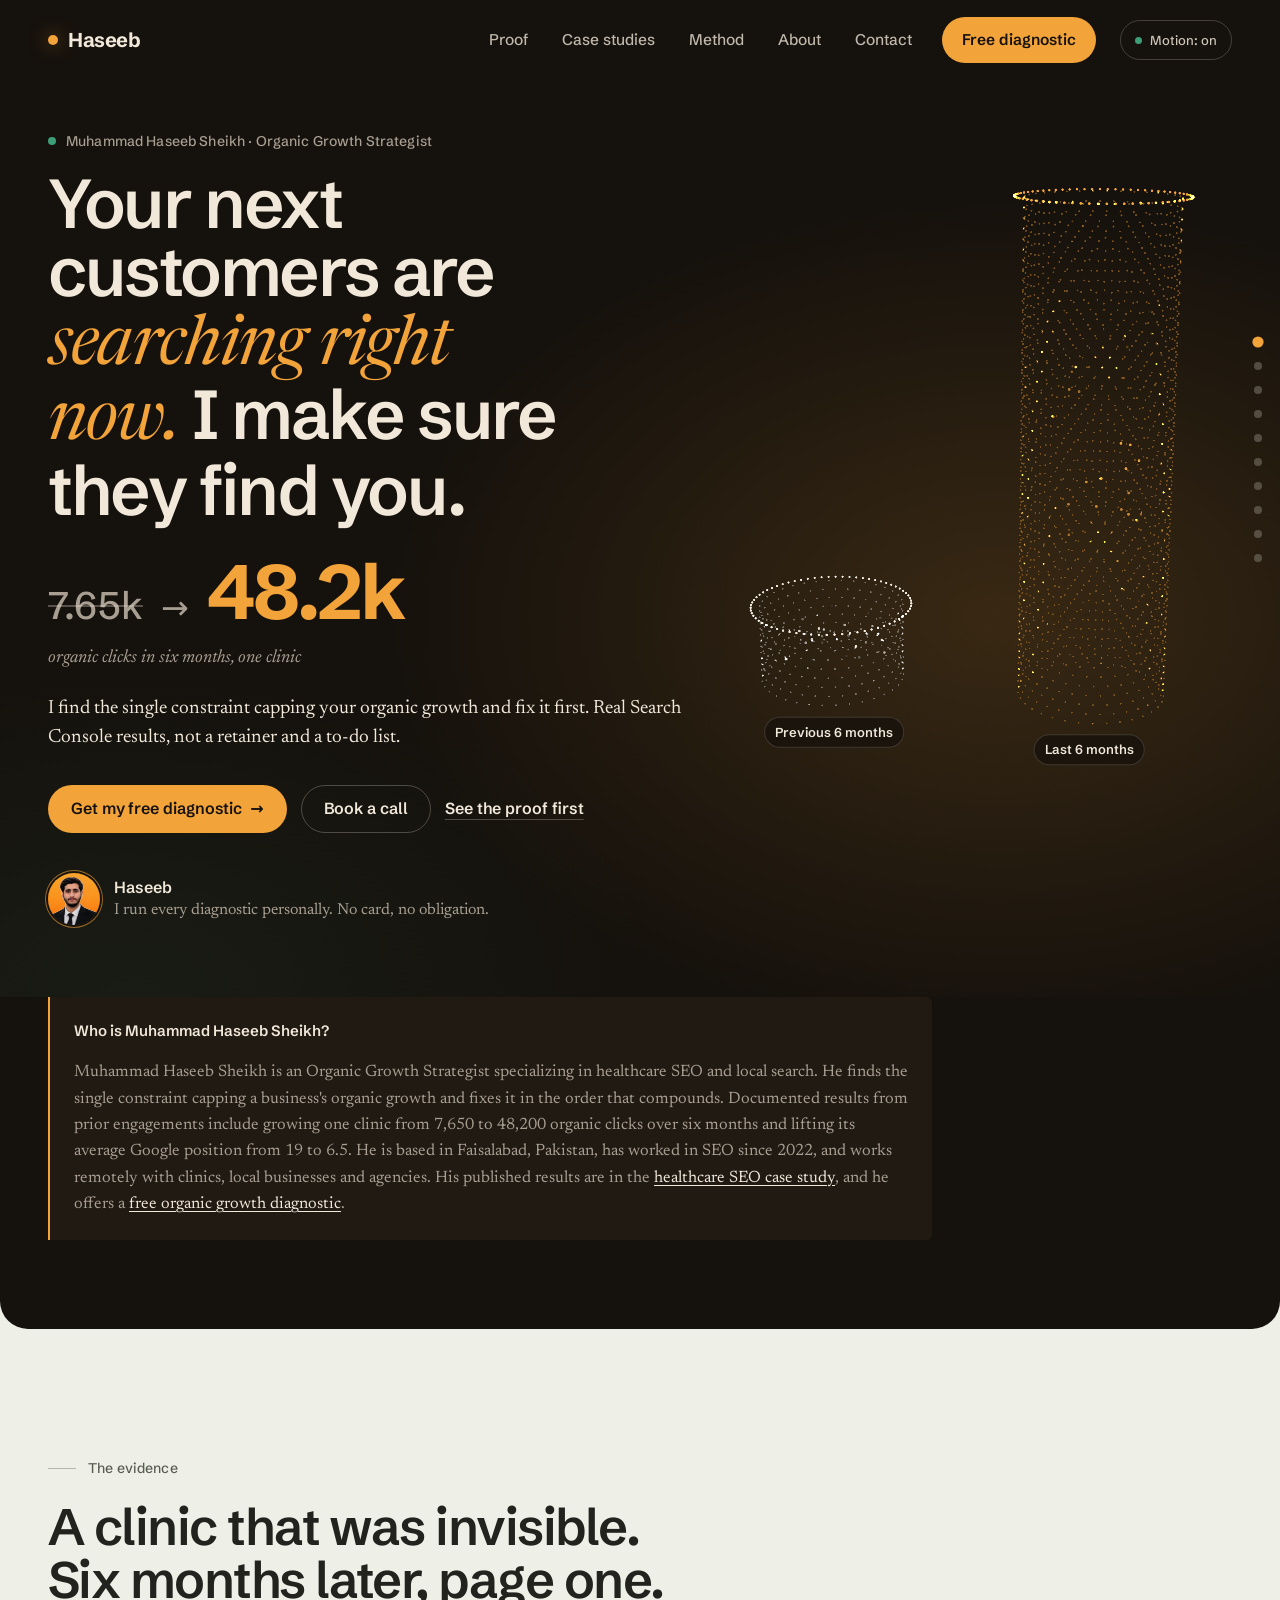
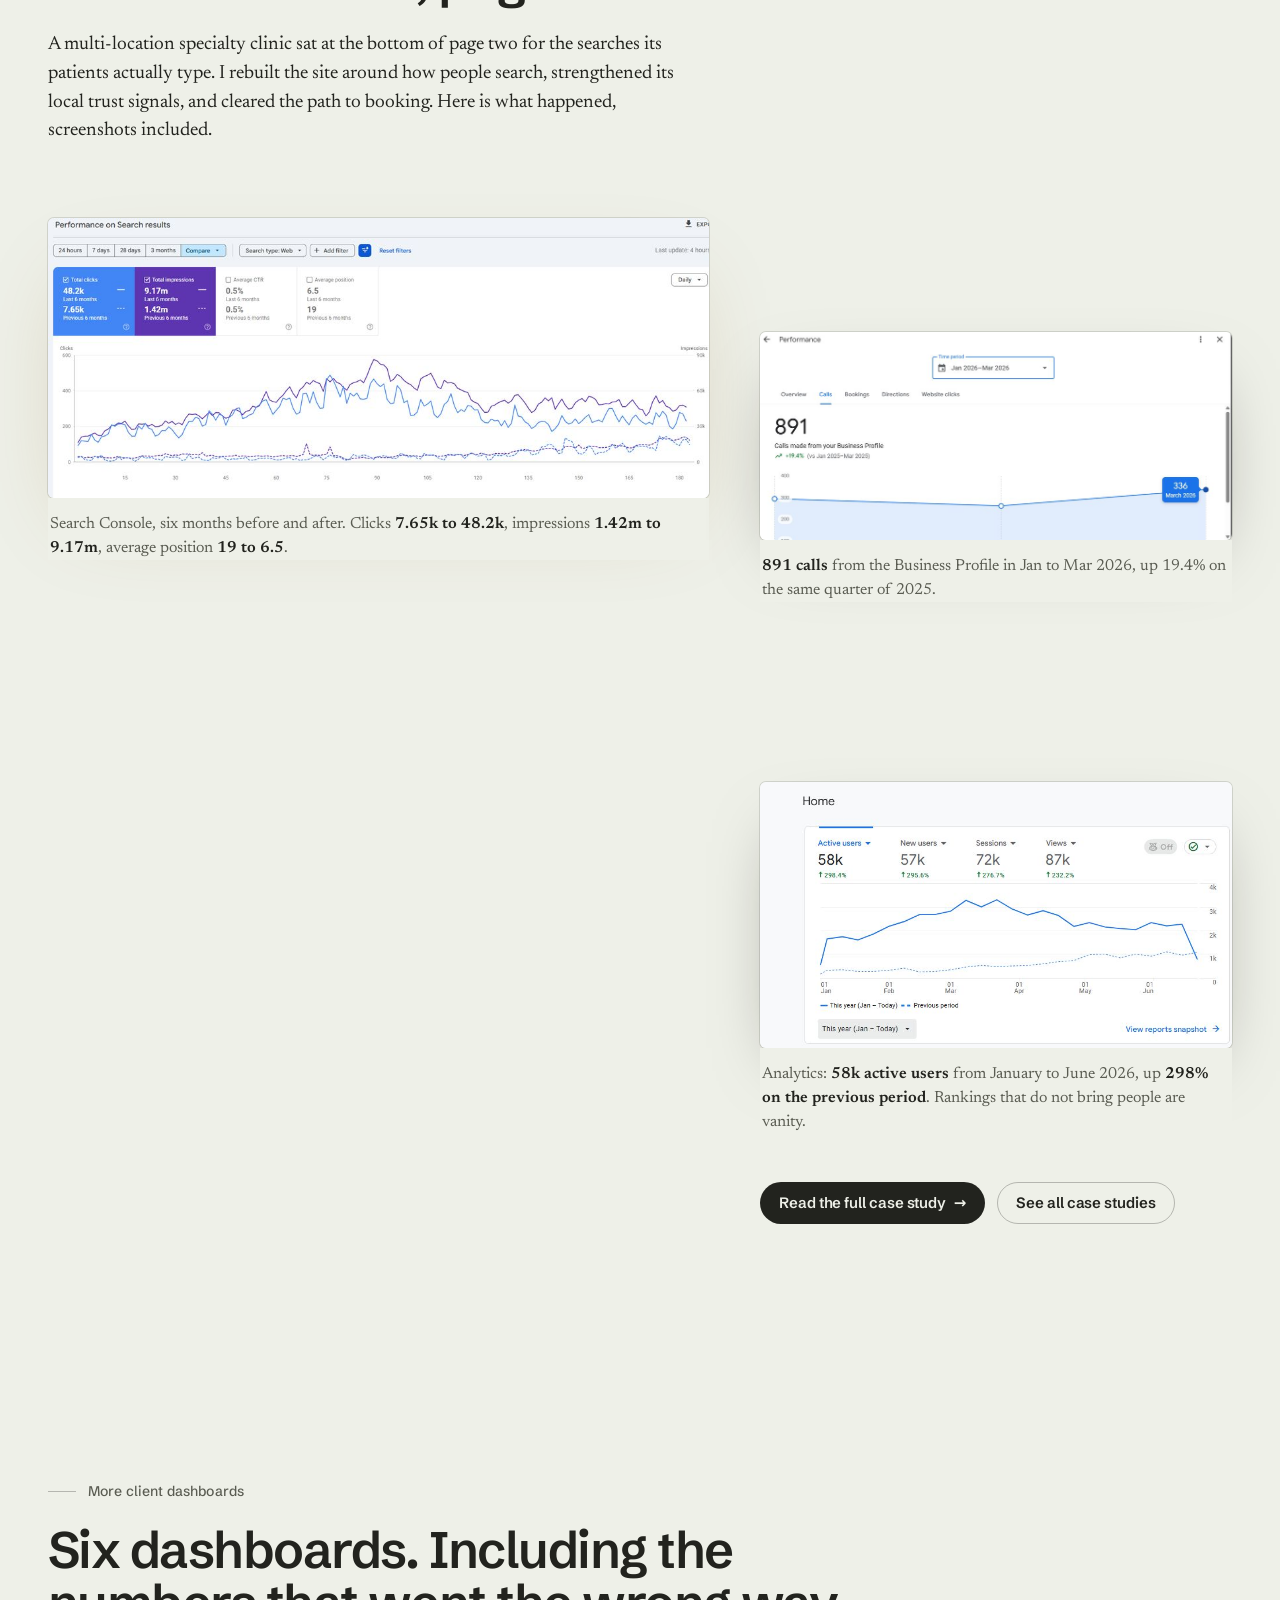
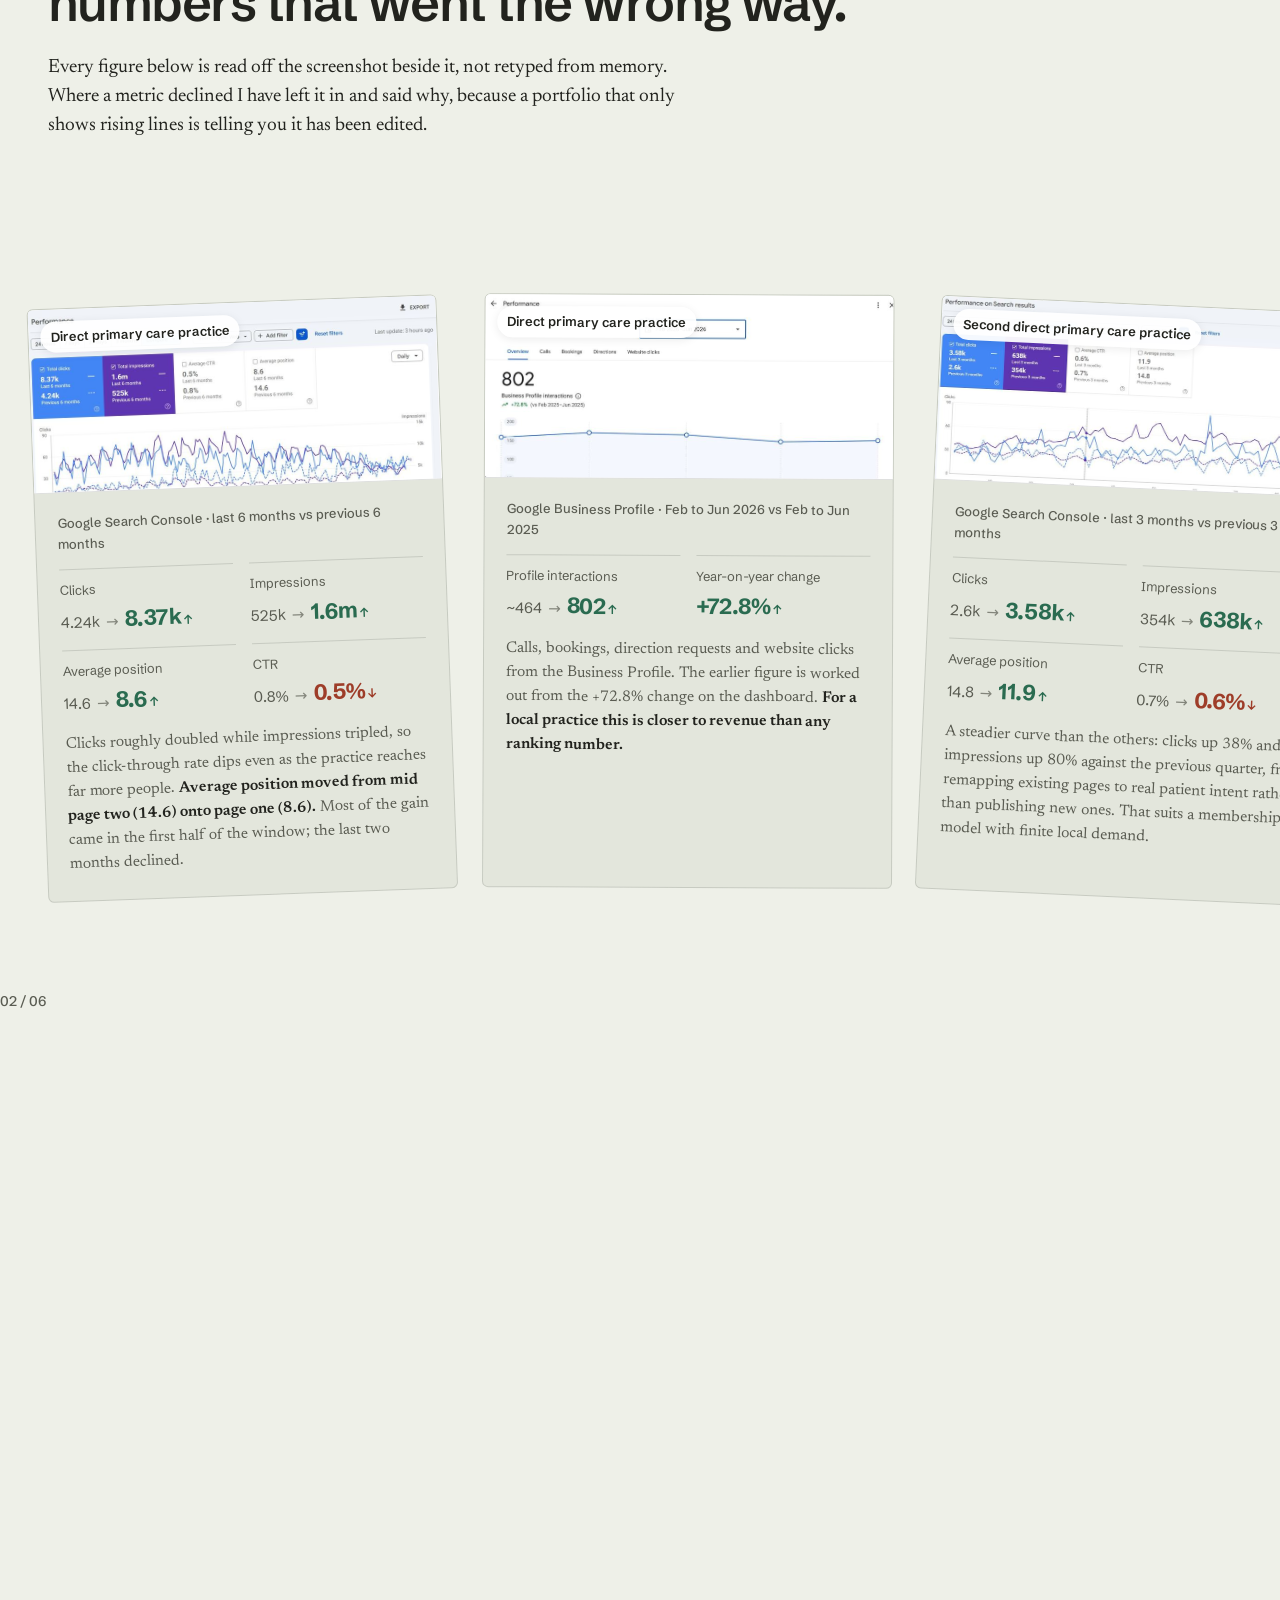
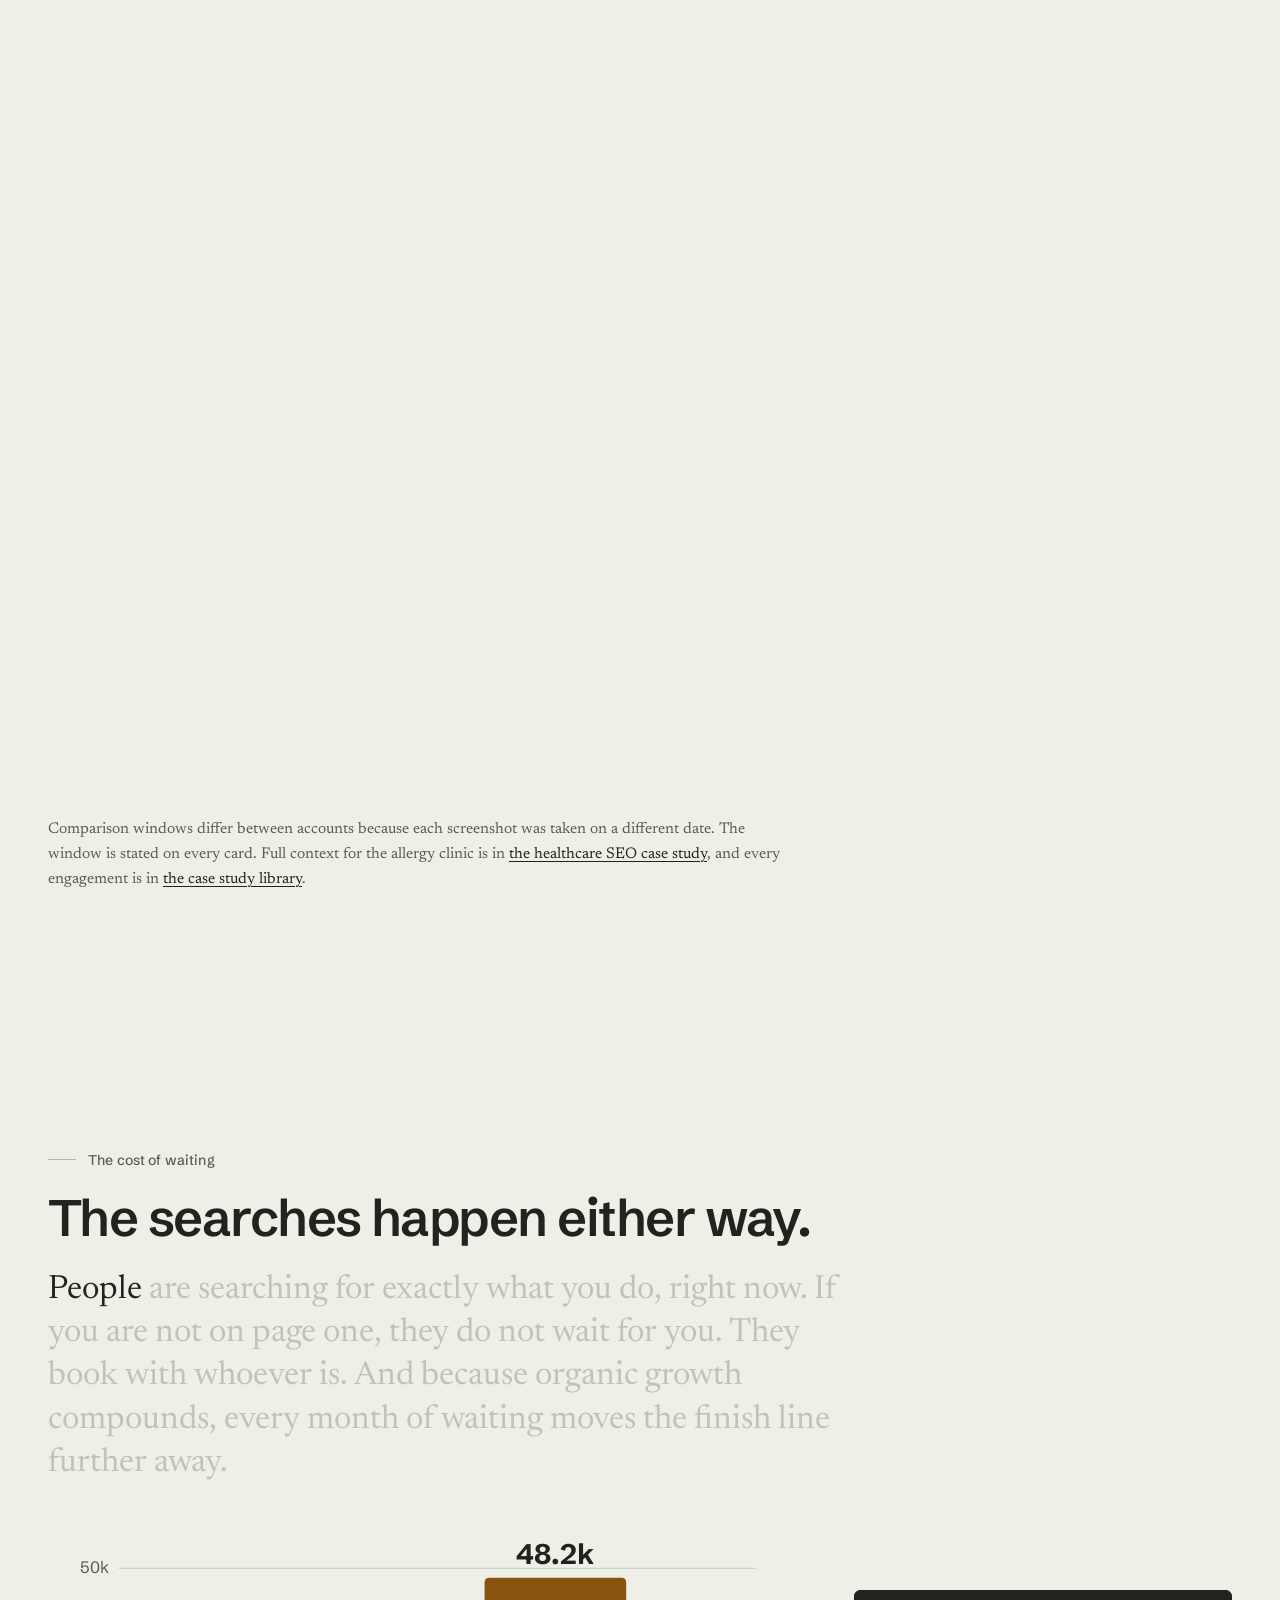
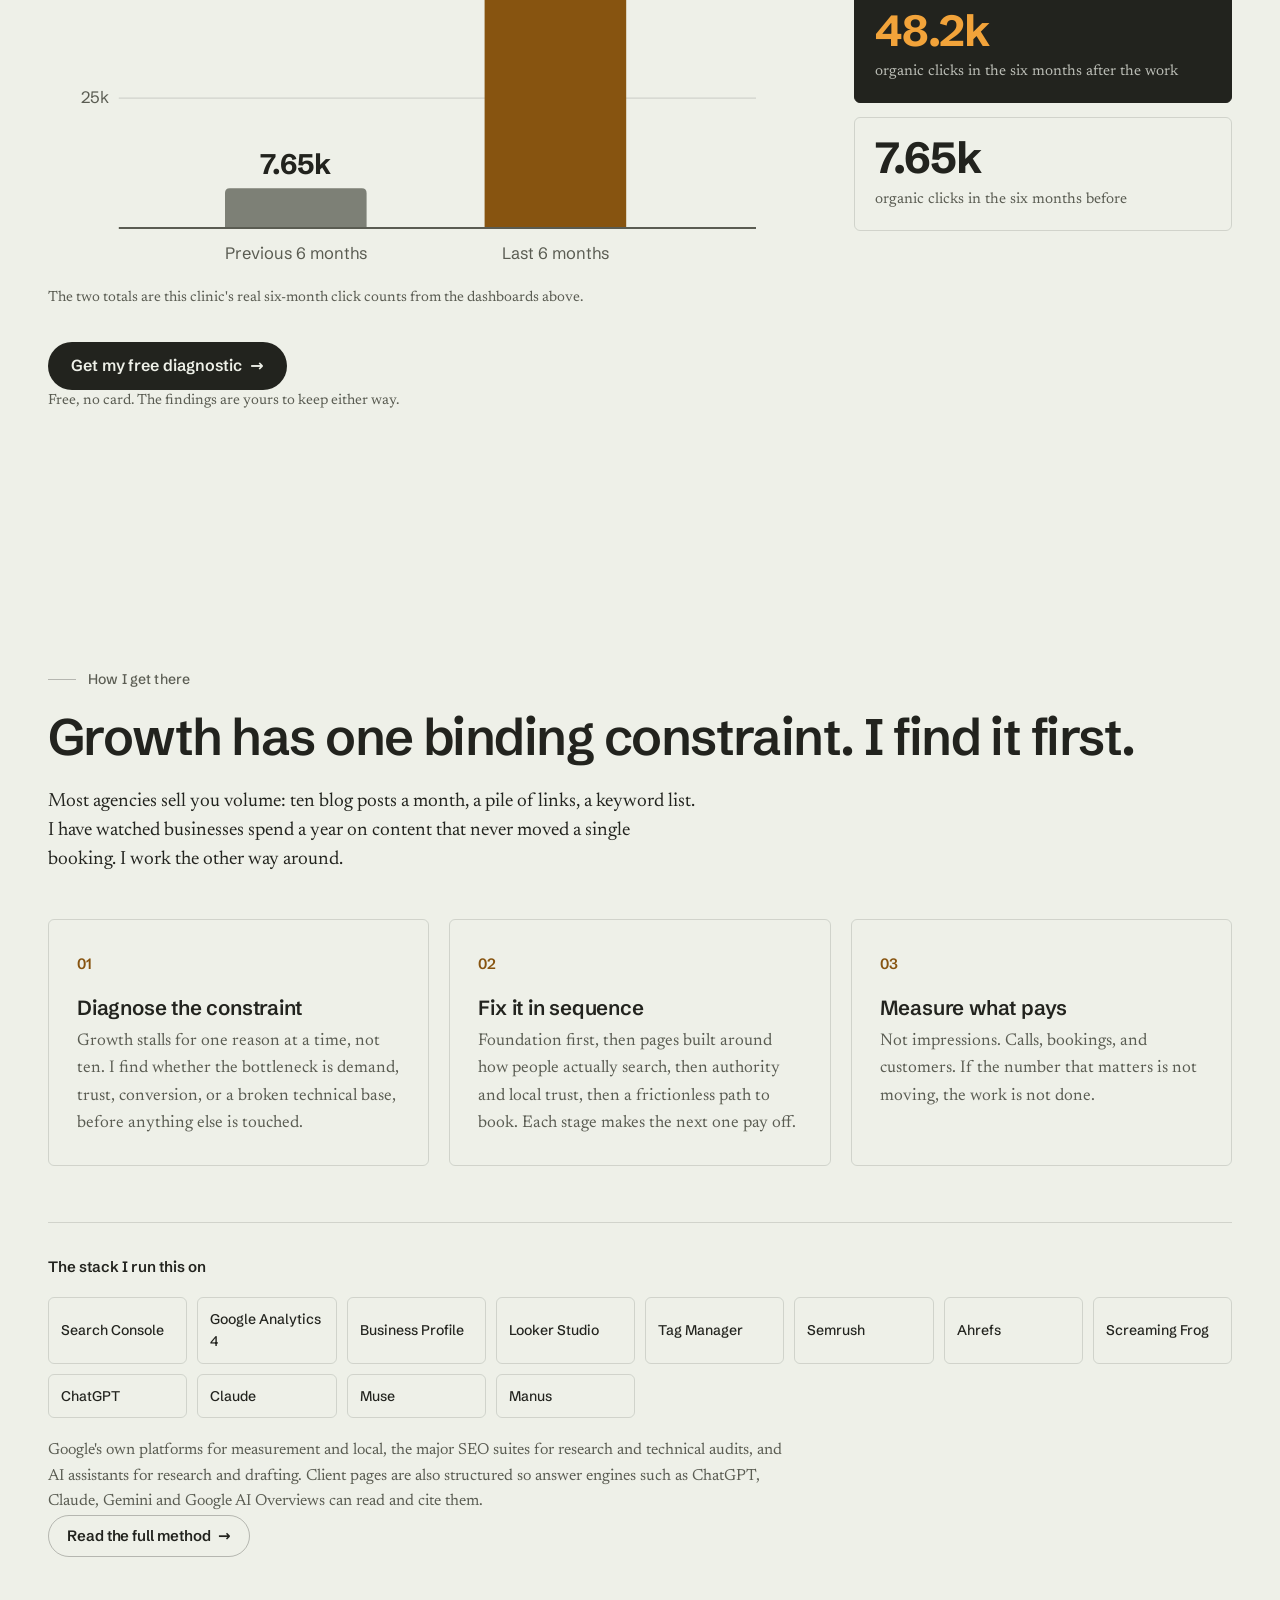
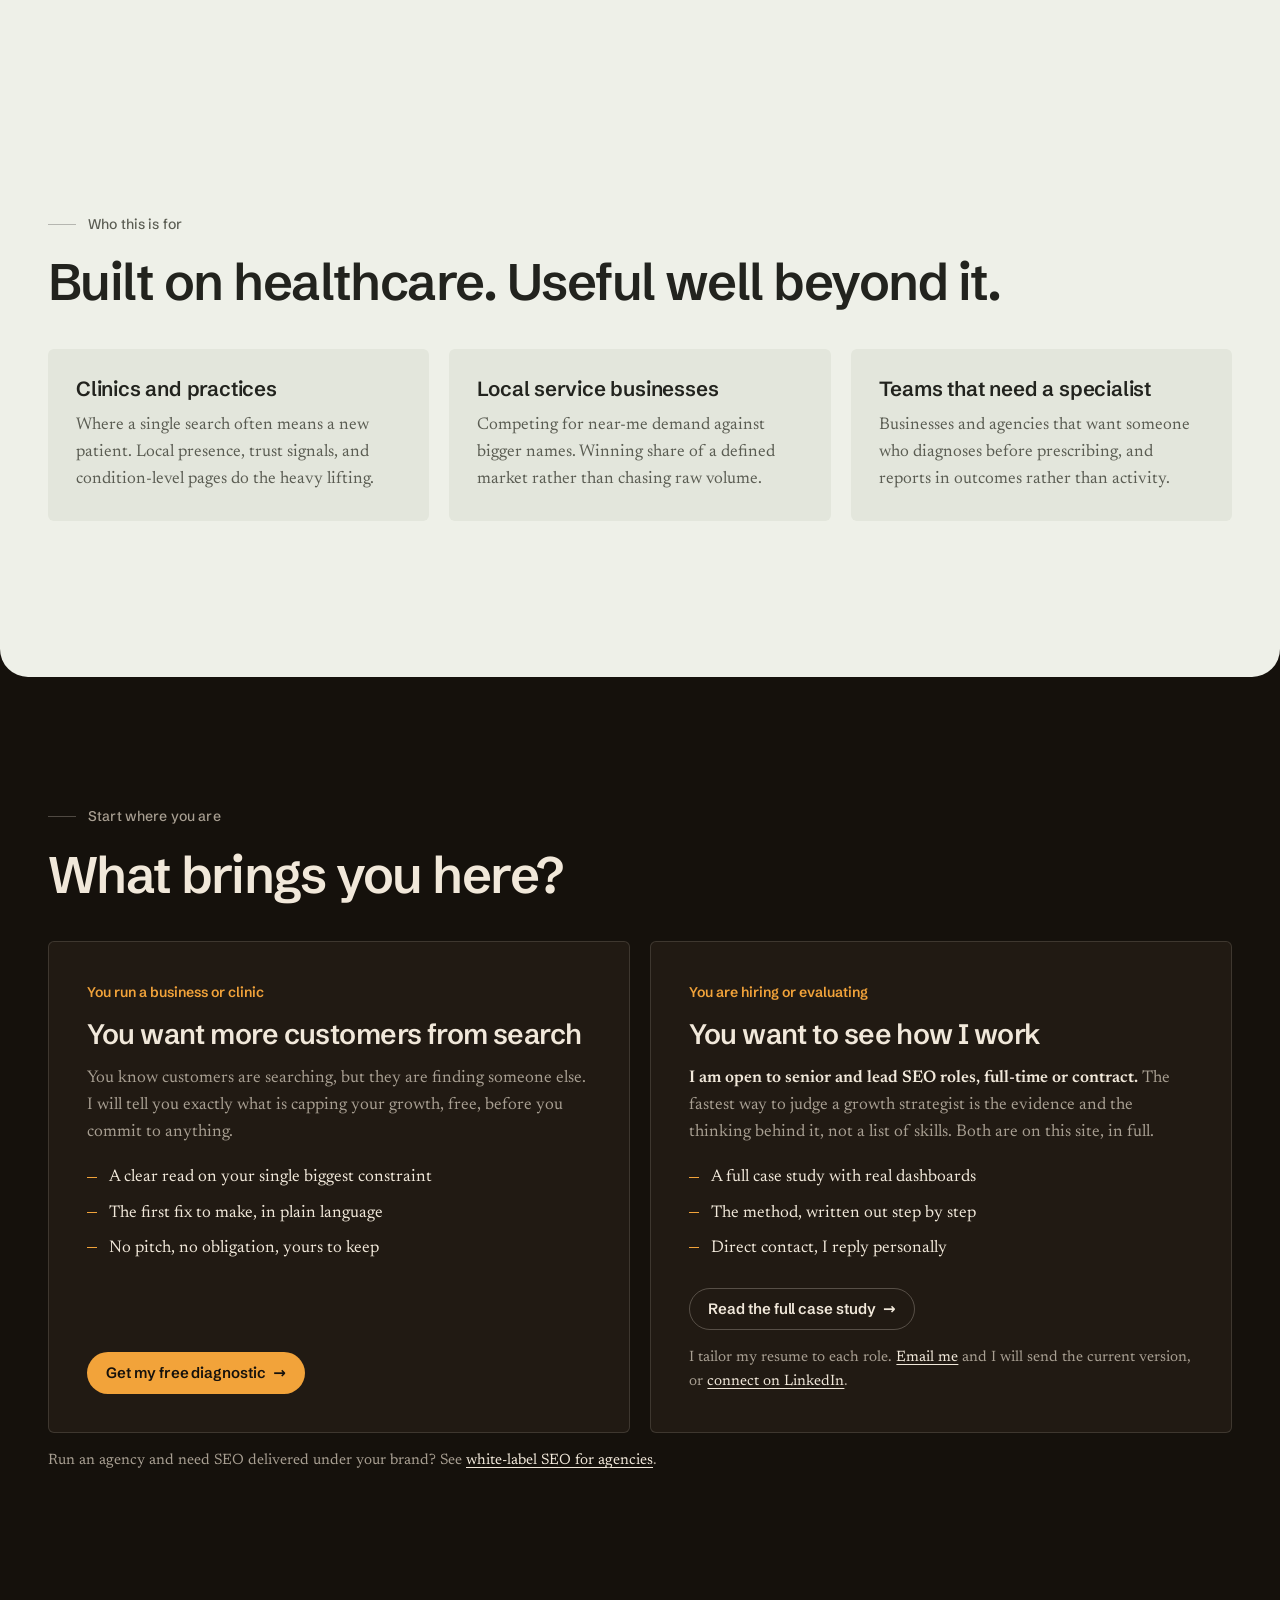
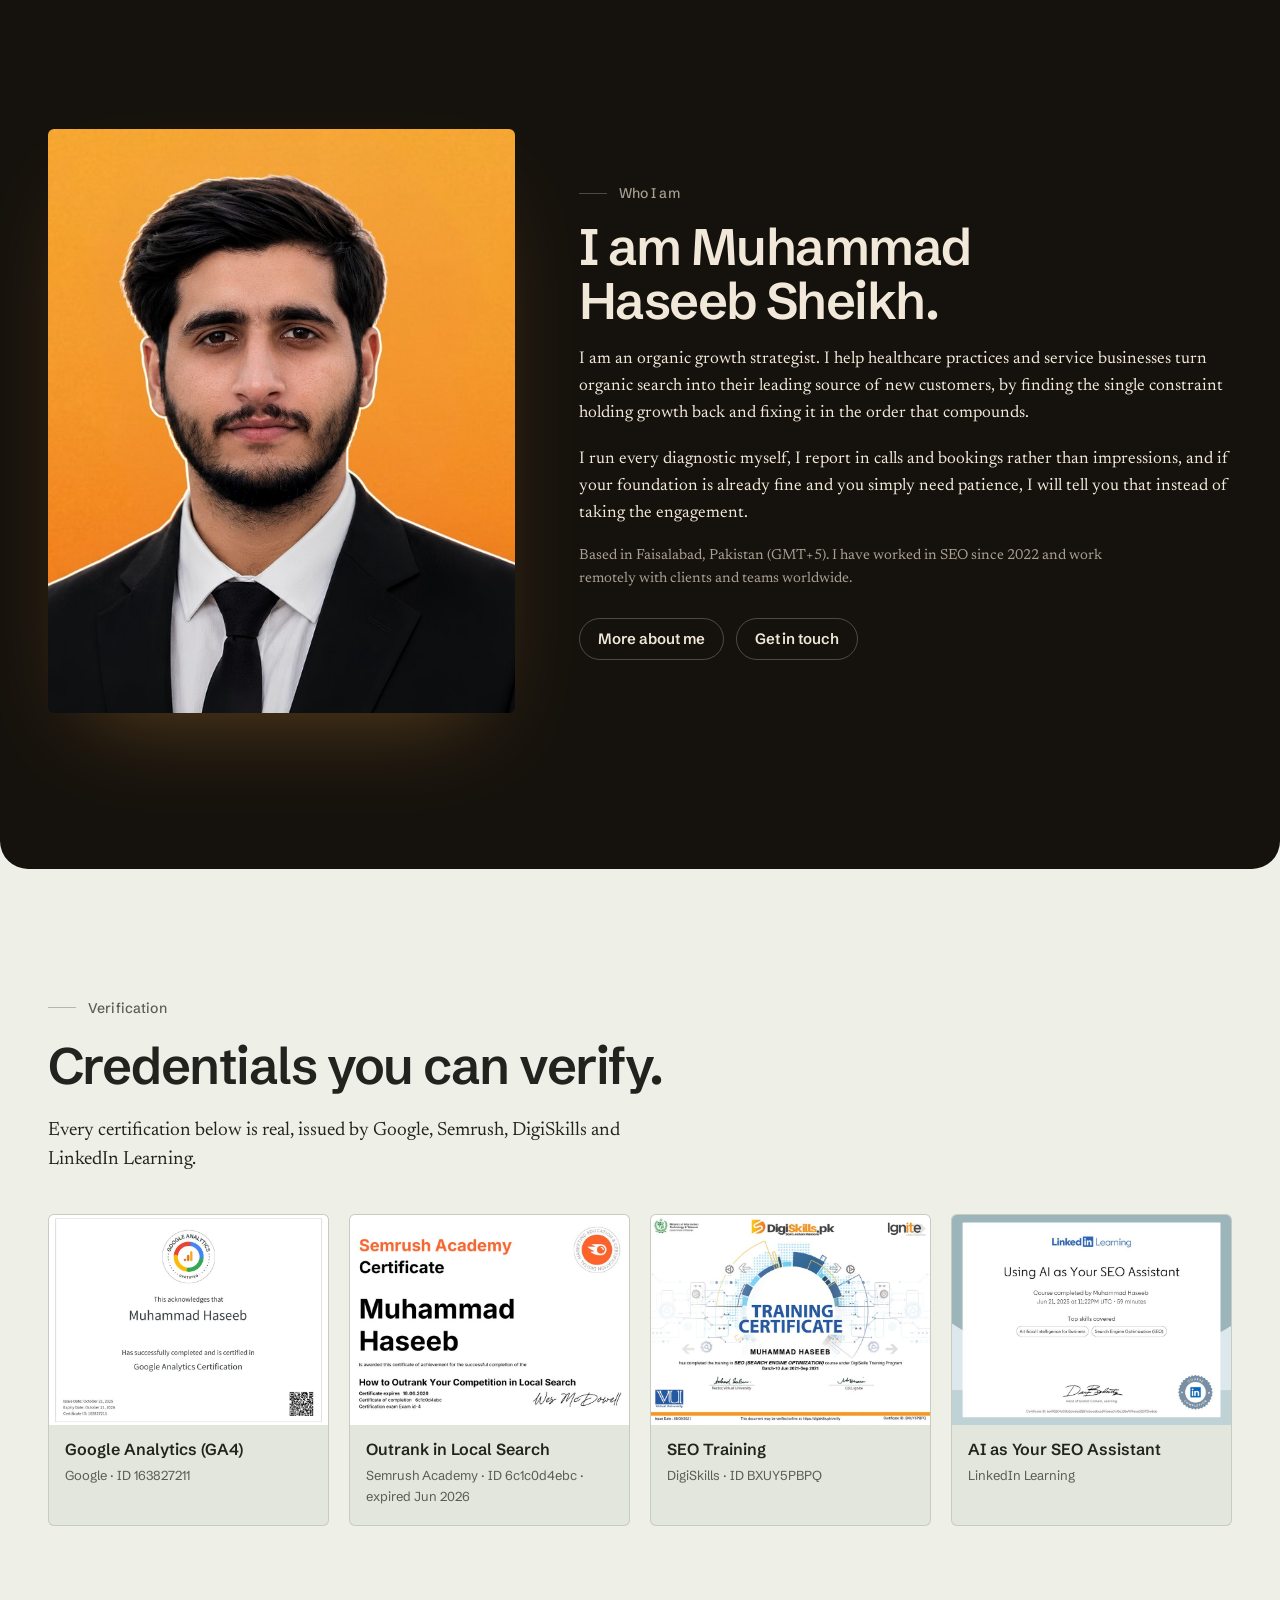
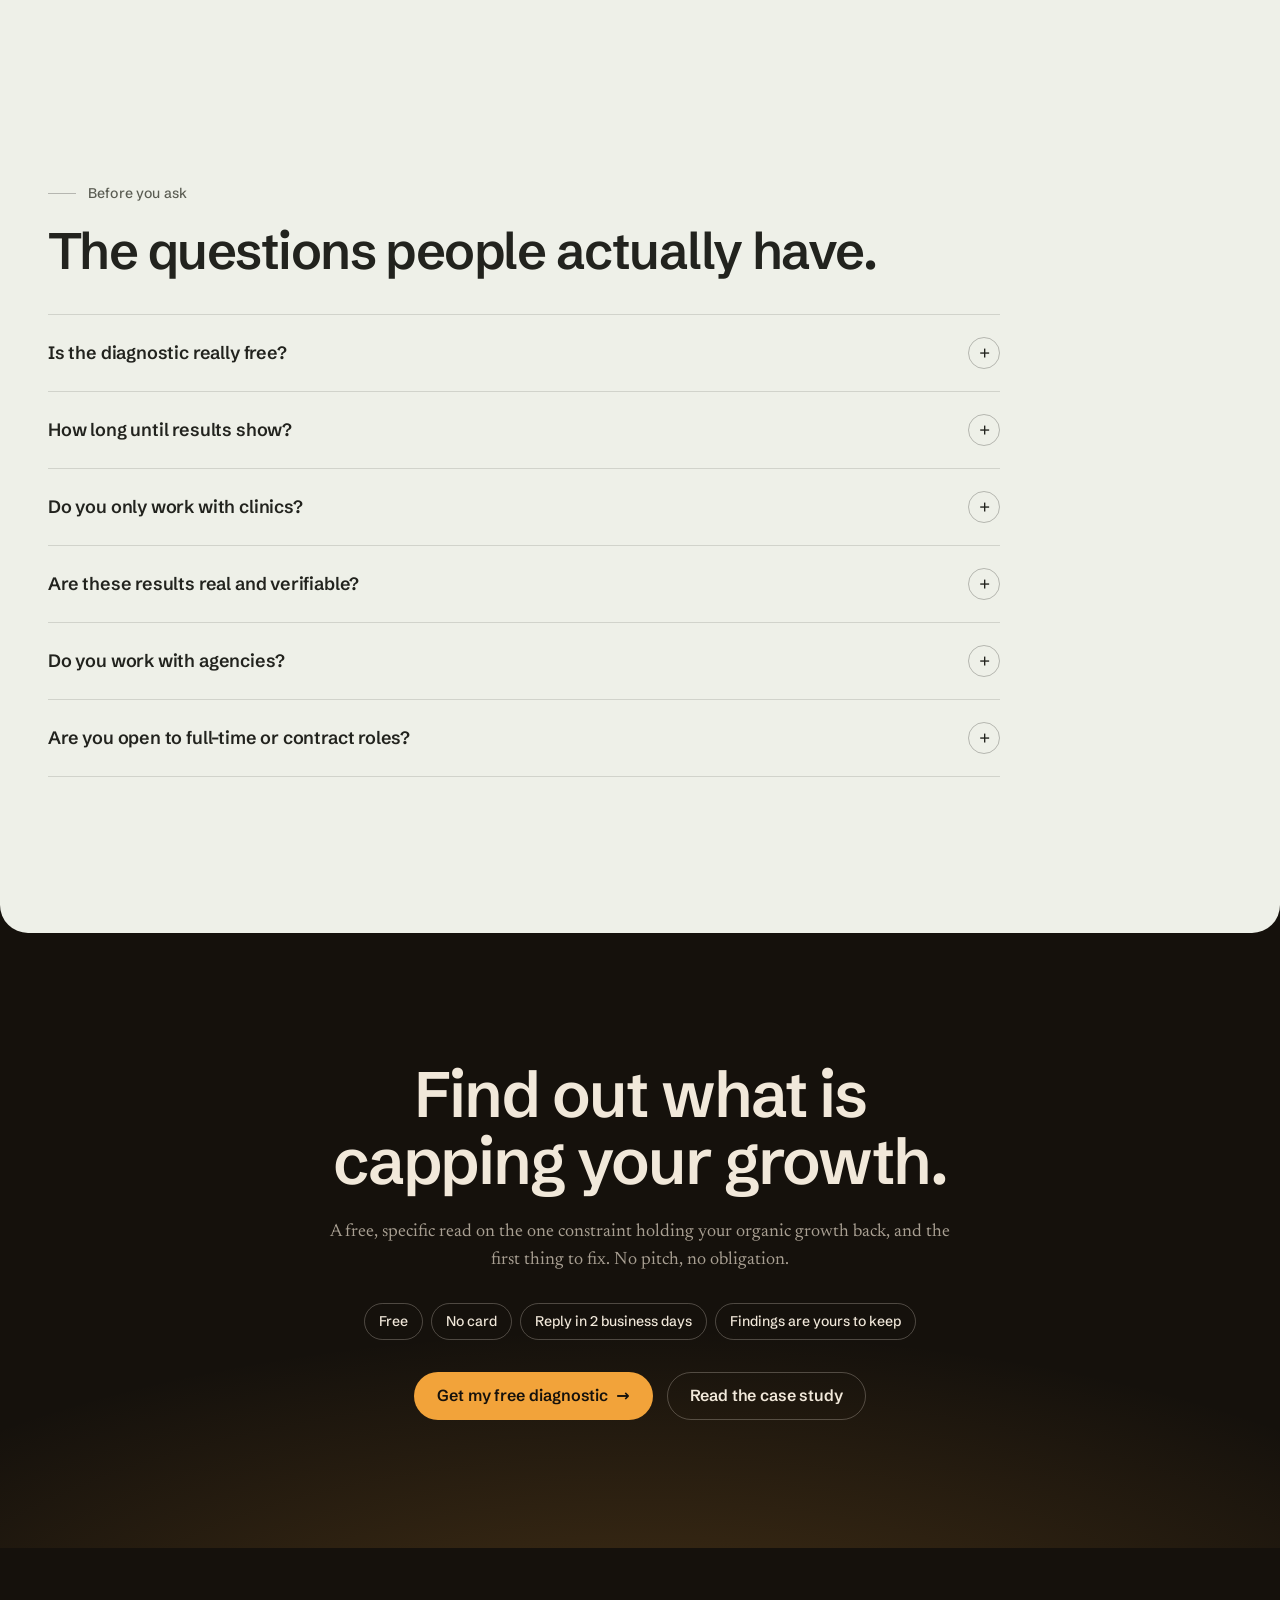
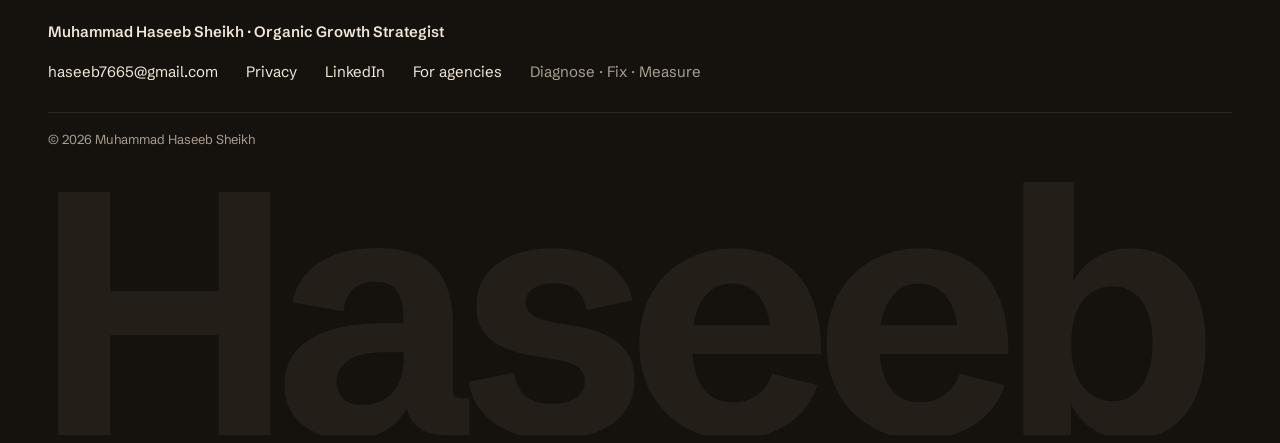
<file: site/index.html>
<!DOCTYPE html>
<html lang="en">
<head>
<script>document.documentElement.className+=" js";</script>
<meta charset="UTF-8" />
<meta name="viewport" content="width=device-width, initial-scale=1.0" />
<title>Muhammad Haseeb Sheikh | Organic Growth &amp; Healthcare SEO</title>
<link rel="icon" type="image/png" href="assets/img-bf807c6331b0.png">
<link rel="apple-touch-icon" href="apple-touch-icon.png">

<meta name="description" content="Organic growth strategist for clinics and local businesses. One clinic grew from 7,650 to 48,200 organic clicks in six months. Free growth diagnostic." />
<meta name="author" content="Muhammad Haseeb Sheikh" />
<meta name="robots" content="index, follow, max-image-preview:large" />
<meta name="theme-color" content="#15110C" />
<link rel="canonical" href="https://muhammadhaseeb.co/" />
<meta property="og:type" content="website" />
<meta property="og:title" content="Muhammad Haseeb Sheikh | Organic Growth &amp; Healthcare SEO" />
<meta property="og:description" content="One clinic grew from 7,650 to 48,200 organic clicks in six months. Constraint-first SEO for clinics and local businesses." />
<meta property="og:url" content="https://muhammadhaseeb.co/" />
<meta property="og:image" content="https://muhammadhaseeb.co/share.jpg" />
<meta property="og:image:width" content="1200" />
<meta property="og:image:height" content="630" />
<meta name="twitter:card" content="summary_large_image" />
<meta name="twitter:image" content="https://muhammadhaseeb.co/share.jpg" />
<script type="application/ld+json">{"@context": "https://schema.org", "@graph": [{"@type": "Person", "@id": "https://muhammadhaseeb.co/#person", "name": "Muhammad Haseeb Sheikh", "alternateName": "Haseeb", "jobTitle": "Organic Growth Strategist", "description": "Organic growth strategist specializing in healthcare SEO and local search, working in SEO since 2022. Uses a constraint-first method: find the one layer capping growth (demand, technical access, trust or conversion) and fix it first.", "url": "https://muhammadhaseeb.co/", "image": "https://muhammadhaseeb.co/images/muhammad-haseeb-sheikh.jpg", "email": "mailto:haseeb7665@gmail.com", "address": {"@type": "PostalAddress", "addressLocality": "Faisalabad", "addressCountry": "PK"}, "knowsAbout": ["Search engine optimization", "Healthcare SEO", "Local SEO", "Google Business Profile optimization", "Technical SEO", "Conversion optimization"], "sameAs": ["https://www.linkedin.com/in/muhammadhaseebsheikh"]}, {"@type": "Service", "@id": "https://muhammadhaseeb.co/#service", "name": "Organic growth and healthcare SEO", "serviceType": "Search engine optimization", "provider": {"@id": "https://muhammadhaseeb.co/#person"}, "areaServed": ["US", "GB", "AU"], "description": "Constraint-first organic growth for clinics, local businesses and agencies. Documented result: a multi-location specialty clinic grew from 7,650 to 48,200 organic clicks in six months, with average Google position moving from 19 to 6.5.", "offers": {"@type": "Offer", "name": "Free growth diagnostic", "price": "0", "priceCurrency": "USD", "url": "https://muhammadhaseeb.co/diagnostic"}}, {"@type": "WebSite", "@id": "https://muhammadhaseeb.co/#website", "url": "https://muhammadhaseeb.co/", "name": "Muhammad Haseeb Sheikh", "publisher": {"@id": "https://muhammadhaseeb.co/#person"}}, {"@type": "WebPage", "dateModified": "2026-10-04", "datePublished": "2026-01-15", "@id": "https://muhammadhaseeb.co/#webpage", "url": "https://muhammadhaseeb.co/", "name": "Muhammad Haseeb Sheikh | Organic Growth & Healthcare SEO", "isPartOf": {"@id": "https://muhammadhaseeb.co/#website"}, "about": {"@id": "https://muhammadhaseeb.co/#person"}, "primaryImageOfPage": "https://muhammadhaseeb.co/images/muhammad-haseeb-sheikh.jpg", "speakable": {"@type": "SpeakableSpecification", "cssSelector": ["h1", ".sub"]}, "inLanguage": "en"}, {"@type": "FAQPage", "@id": "https://muhammadhaseeb.co/#faq", "mainEntity": [{"@type": "Question", "name": "Is the diagnostic really free?", "acceptedAnswer": {"@type": "Answer", "text": "Yes. You book a slot and add your website and goal. I review it and send a written diagnosis within two business days, then we walk through it on the call if you want. No obligation, and the findings are yours to keep."}}, {"@type": "Question", "name": "How long until results show?", "acceptedAnswer": {"@type": "Answer", "text": "Meaningful movement usually shows within two to three months. In the clinic case, clicks rose from the first month, peaked in month three and held at about six times the baseline by month six. Anyone promising page one in a few weeks is selling something else."}}, {"@type": "Question", "name": "Do you only work with clinics?", "acceptedAnswer": {"@type": "Answer", "text": "No. Healthcare is where my deepest published proof sits. I've also grown restaurant-tech and hospitality-software sites; those results are on the case studies page."}}, {"@type": "Question", "name": "Are these results real and verifiable?", "acceptedAnswer": {"@type": "Answer", "text": "Every figure comes from the client's own Search Console, Analytics or Business Profile, and every card states its comparison window. Some are properties I worked on in-house. Account URLs are cropped and no patient data is shown."}}, {"@type": "Question", "name": "Do you work with agencies?", "acceptedAnswer": {"@type": "Answer", "text": "Yes, as a white-label fulfilment partner working under your brand. Work done for a partner agency is never published here without that agency's written permission."}}, {"@type": "Question", "name": "Are you open to full-time or contract roles?", "acceptedAnswer": {"@type": "Answer", "text": "For the right team, yes. The about page has my background, and the case study shows how I think."}}]}]}</script>

<link rel="preload" href="fonts/schibsted-grotesk-latin.woff2" as="font" type="font/woff2" crossorigin>
<link rel="stylesheet" href="css/site.css">
</head>
<body class="pg-index">
<a class="skip" href="#top">Skip to content</a>

<div id="progress" aria-hidden="true"></div>

<header id="nav">
  <div class="wrap navin">
    <a class="brand" href="index.html"><span class="dot"></span><b>Haseeb</b></a>
    <nav class="nav-links" aria-label="Primary">
      <a href="#proof">Proof</a>
      <a href="cases.html">Case studies</a>
      <a href="method.html">Method</a>
      <a href="about.html">About</a>
      <a href="contact.html">Contact</a>
      <a href="diagnostic.html" class="nav-cta">Free diagnostic</a>
    </nav>
    <button id="motionToggle" data-on="true" aria-pressed="false" aria-label="Toggle reduced motion"><span class="led"></span><span id="motionLabel">Motion: on</span></button>
    <button id="burger" aria-label="Open menu" aria-expanded="false"><i></i><i></i><i></i></button>
  </div>
</header>
<div id="mobileMenu" role="dialog" aria-modal="true" aria-label="Menu">
  <button class="x" id="menuClose" aria-label="Close menu">&times;</button>
  <a href="#proof">Proof</a>
  <a href="cases.html">Case studies</a>
  <a href="method.html">Method</a>
  <a href="about.html">About</a>
  <a href="contact.html">Contact</a>
  <a href="diagnostic.html">Free diagnostic</a>
</div>

<main>

<section class="hero" id="top" data-stage="night">
  <canvas class="gl-stage" aria-hidden="true"></canvas>
    <div class="wrap">
   <div class="neuro">
    <span class="eyebrow2"><span class="live"></span>Muhammad Haseeb Sheikh · Organic Growth Strategist</span>
    <h1 class="reveal">Your next customers are <em>searching right now.</em> I make sure they find you.</h1>
    <div class="payoff reveal" data-cu>
      <span class="from">7.65k</span>
      <span class="ar">&rarr;</span>
      <span class="to"><span class="cu" data-count="48.2" data-dec="1" data-suffix="k">48.2k</span></span>
      <span class="cap">organic clicks in six months, one clinic</span>
    </div>
    <p class="sub reveal">I find the single constraint capping your organic growth and fix it first. Real Search Console results, not a retainer and a to-do list.</p>
    <div class="cta2 reveal">
      <a href="diagnostic.html" class="btn btn-primary">Get my free diagnostic <span aria-hidden="true">&rarr;</span></a>
      <a href="mailto:haseeb7665@gmail.com?subject=Book%20a%20call" class="btn btn-ghost" data-booking>Book a call</a>
      <a href="#proof" class="txtlink">See the proof first</a>
    </div>
    <div class="signature reveal">
      <img src="assets/img-f12f8c9a94dd.jpg" alt="Muhammad Haseeb Sheikh" fetchpriority="high" width="820" height="820">
      <span class="s-t"><b>Haseeb</b>I run every diagnostic personally. No card, no obligation.</span>
    </div>
   </div>
  </div>
</section>
<section id="summary" data-stage="night">
  <div class="wrap">
    <div class="ai-answer reveal" data-speakable>
    <p class="ai-answer-q">Who is Muhammad Haseeb Sheikh?</p>
    <p class="ai-answer-a">Muhammad Haseeb Sheikh is an Organic Growth Strategist specializing in healthcare SEO and local search. He finds the single constraint capping a business's organic growth and fixes it in the order that compounds. Documented results from prior engagements include growing one clinic from 7,650 to 48,200 organic clicks over six months and lifting its average Google position from 19 to 6.5. He is based in Faisalabad, Pakistan, has worked in SEO since 2022, and works remotely with clinics, local businesses and agencies. His published results are in the <a href="case-healthcare-seo.html">healthcare SEO case study</a>, and he offers a <a href="diagnostic.html">free organic growth diagnostic</a>.</p>
  </div>
  </div>
</section>
<section id="proof" data-stage="paper">
  <div class="wrap">
    <div class="coord"><span class="n">03</span><span class="t">The evidence</span></div>
    <h2 class="reveal">A clinic that was invisible. Six months later, page one.</h2>
    <p class="lead reveal">A multi-location specialty clinic sat at the bottom of page two for the searches its patients actually type. I rebuilt the site around how people search, strengthened its local trust signals, and cleared the path to booking. Here is what happened, screenshots included.</p>

    <figure class="dash snapin reveal" data-tilt>
      <img src="assets/img-d5c35ad67c9b.jpg" alt="Search Console six-month comparison showing clicks and impressions rising sharply" loading="lazy" width="1000" height="424">
      <figcaption>Search Console, six months before and after. Clicks <b>7.65k to 48.2k</b>, impressions <b>1.42m to 9.17m</b>, average position <b>19 to 6.5</b>.</figcaption>
    </figure>

    <div class="dash-row">
      <figure class="dash snapin reveal" data-tilt>
        <img src="assets/img-1e4ef3b287bf.jpg" alt="Business Profile showing 891 calls, up 19.4 percent" loading="lazy" width="1000" height="441">
        <figcaption><b>891 calls</b> from the Business Profile in Jan to Mar 2026, up 19.4% on the same quarter of 2025.</figcaption>
      </figure>
      <figure class="dash snapin reveal" data-tilt>
        <img src="assets/img-285535b010dd.jpg" alt="Google Analytics 4 showing 58k active users from January to June 2026, up 298 percent on the previous period" loading="lazy" width="817" height="460">
        <figcaption>Analytics: <b>58k active users</b> from January to June 2026, up <b>298% on the previous period</b>. Rankings that do not bring people are vanity.</figcaption>
      </figure>
    </div>

    <div>
      <a href="case-healthcare-seo.html" class="btn btn-primary btn-sm">Read the full case study <span aria-hidden="true">&rarr;</span></a>
      <a href="cases.html" class="btn btn-ghost btn-sm">See all case studies</a>
    </div>
  </div>
</section>
<section id="receipts" aria-labelledby="receipts-h" data-stage="paper">
  <div class="wrap">
    <div class="coord"><span class="n">04</span><span class="t">More client dashboards</span></div>
    <h2 id="receipts-h" class="reveal">Six dashboards. Including the numbers that went the wrong way.</h2>
    <p class="lead reveal">Every figure below is read off the screenshot beside it, not retyped from memory. Where a metric declined I have left it in and said why, because a portfolio that only shows rising lines is telling you it has been edited.</p>
    <div class="receipts reveal">
      <figure class="rcard" data-tilt>
        <div class="rshot"><span class="rtag"><span>Direct primary care practice</span></span><img src="assets/img-fd11b03150de.jpg" alt="Google performance dashboard for a direct primary care practice, account URL cropped out" loading="lazy" width="900" height="474"></div>
        <figcaption class="rbody">
          <div class="rsrc">Google Search Console &middot; last 6 months vs previous 6 months</div>
          <ul class="rmetrics"><li><span class="k">Clicks</span><span class="v">4.24k<i>&rarr;</i><b>8.37k</b></span></li><li><span class="k">Impressions</span><span class="v">525k<i>&rarr;</i><b>1.6m</b></span></li><li><span class="k">Average position</span><span class="v">14.6<i>&rarr;</i><b>8.6</b></span></li><li><span class="k">CTR</span><span class="v">0.8%<i>&rarr;</i><b class="down">0.5%</b></span></li></ul>
          <p class="rnote">Clicks roughly doubled while impressions tripled, so the click-through rate dips even as the practice reaches far more people. <b>Average position moved from mid page two (14.6) onto page one (8.6).</b> Most of the gain came in the first half of the window; the last two months declined.</p>
        </figcaption>
      </figure>
      <figure class="rcard" data-tilt>
        <div class="rshot"><span class="rtag"><span>Direct primary care practice</span></span><img src="assets/img-04744b340c74.jpg" alt="Google performance dashboard for a direct primary care practice, account URL cropped out" loading="lazy" width="900" height="398"></div>
        <figcaption class="rbody">
          <div class="rsrc">Google Business Profile &middot; Feb to Jun 2026 vs Feb to Jun 2025</div>
          <ul class="rmetrics"><li><span class="k">Profile interactions</span><span class="v">~464<i>&rarr;</i><b>802</b></span></li><li><span class="k">Year-on-year change</span><span class="v"><b>+72.8%</b></span></li></ul>
          <p class="rnote">Calls, bookings, direction requests and website clicks from the Business Profile. The earlier figure is worked out from the +72.8% change on the dashboard. <b>For a local practice this is closer to revenue than any ranking number.</b></p>
        </figcaption>
      </figure>
      <figure class="rcard" data-tilt>
        <div class="rshot"><span class="rtag"><span>Second direct primary care practice</span></span><img src="assets/img-b2038b80cff4.jpg" alt="Google performance dashboard for a second direct primary care practice, account URL cropped out" loading="lazy" width="900" height="416"></div>
        <figcaption class="rbody">
          <div class="rsrc">Google Search Console &middot; last 3 months vs previous 3 months</div>
          <ul class="rmetrics"><li><span class="k">Clicks</span><span class="v">2.6k<i>&rarr;</i><b>3.58k</b></span></li><li><span class="k">Impressions</span><span class="v">354k<i>&rarr;</i><b>638k</b></span></li><li><span class="k">Average position</span><span class="v">14.8<i>&rarr;</i><b>11.9</b></span></li><li><span class="k">CTR</span><span class="v">0.7%<i>&rarr;</i><b class="down">0.6%</b></span></li></ul>
          <p class="rnote">A steadier curve than the others: clicks up 38% and impressions up 80% against the previous quarter, from remapping existing pages to real patient intent rather than publishing new ones. That suits a membership model with finite local demand.</p>
        </figcaption>
      </figure>
      <figure class="rcard" data-tilt>
        <div class="rshot"><span class="rtag"><span>Family practice</span></span><img src="assets/img-b435ef9c5700.jpg" alt="Google performance dashboard for a family practice, account URL cropped out" loading="lazy" width="900" height="488"></div>
        <figcaption class="rbody">
          <div class="rsrc">Google Search Console &middot; last 3 months vs previous 3 months</div>
          <ul class="rmetrics"><li><span class="k">Clicks</span><span class="v">104<i>&rarr;</i><b>669</b></span></li><li><span class="k">Impressions</span><span class="v">1.74k<i>&rarr;</i><b>67.1k</b></span></li><li><span class="k">Average position</span><span class="v">19.4<i>&rarr;</i><b class="down">27.5</b></span></li><li><span class="k">CTR</span><span class="v">6%<i>&rarr;</i><b class="down">1%</b></span></li></ul>
          <p class="rnote"><b>Read this one carefully, because two numbers got worse.</b> Clicks grew more than sixfold (104 to 669) and impressions nearly fortyfold, but as the site went from ranking for a handful of queries to thousands, the new ones sit lower, so average position and CTR both slipped. This is early-stage reach, not a finished job.</p>
        </figcaption>
      </figure>
      <figure class="rcard" data-tilt>
        <div class="rshot"><span class="rtag"><span>Multi-service medical clinic</span></span><img src="assets/img-557deb0d64fe.jpg" alt="Google Search Console for a multi-service medical clinic, last 6 months vs previous 6 months: clicks 300 to 497, impressions 14.8k to 56.1k, average position 33.1 to 28.3, account URL cropped out" loading="lazy" width="1120" height="514"></div>
        <figcaption class="rbody">
          <div class="rsrc">Google Search Console &middot; last 6 months vs previous 6 months</div>
          <ul class="rmetrics"><li><span class="k">Clicks</span><span class="v">300<i>&rarr;</i><b>497</b></span></li><li><span class="k">Impressions</span><span class="v">14.8k<i>&rarr;</i><b>56.1k</b></span></li><li><span class="k">Average position</span><span class="v">33.1<i>&rarr;</i><b>28.3</b></span></li><li><span class="k">CTR</span><span class="v">2%<i>&rarr;</i><b class="down">0.9%</b></span></li></ul>
          <p class="rnote"><b>The earliest-stage healthcare build shown.</b> Impressions grew almost fourfold and clicks by two-thirds. CTR fell because impressions grew faster than clicks while most new pages still rank on page three. The foundation is set; the growth phase is just starting.</p>
        </figcaption>
      </figure>
      <figure class="rcard" data-tilt>
        <div class="rshot"><span class="rtag"><span>Hospitality software platform</span></span><img src="assets/img-2ba182ebf93a.jpg" alt="Google Search Console for a hospitality software platform, last 3 months vs previous 3 months: clicks 34 to 95, impressions 1.29k to 11.6k, average position 5.2 to 11.1, account URL cropped out" loading="lazy" width="1180" height="557"></div>
        <figcaption class="rbody">
          <div class="rsrc">Google Search Console &middot; last 3 months vs previous 3 months</div>
          <ul class="rmetrics"><li><span class="k">Clicks</span><span class="v">34<i>&rarr;</i><b>95</b></span></li><li><span class="k">Impressions</span><span class="v">1.29k<i>&rarr;</i><b>11.6k</b></span></li><li><span class="k">Average position</span><span class="v">5.2<i>&rarr;</i><b class="down">11.1</b></span></li><li><span class="k">CTR</span><span class="v">2.6%<i>&rarr;</i><b class="down">0.8%</b></span></li></ul>
          <p class="rnote"><b>Outside healthcare, from a shallow base.</b> Impressions grew ninefold and clicks nearly tripled. Average position and CTR worsened because the site began ranking for far more queries, most of them further down the page. Small numbers, shown for breadth rather than scale.</p>
        </figcaption>
      </figure>
    </div>
    <p class="brandnote reveal">Comparison windows differ between accounts because each screenshot was taken on a different date. The window is stated on every card. Full context for the allergy clinic is in <a href="case-healthcare-seo.html">the healthcare SEO case study</a>, and every engagement is in <a href="cases.html">the case study library</a>.</p>
  </div>
</section>
<section id="wait" data-stage="paper">
  <div class="wrap">
    <div class="coord"><span class="n">05</span><span class="t">The cost of waiting</span></div>
    <h2 class="reveal">The searches happen either way.</h2>
    <p class="lead reveal">People are searching for exactly what you do, right now. If you are not on page one, they do not wait for you. They book with whoever is. And because organic growth compounds, every month of waiting moves the finish line further away.</p>
    <div class="waitwrap reveal" data-cu>
      <svg class="waitchart" viewBox="0 0 640 300" role="img" aria-label="Organic clicks for one clinic, from Search Console: 7,650 in the previous six months and 48,200 in the last six months">
        <line class="wc-grid" x1="60" y1="140" x2="600" y2="140"/>
        <text class="wc-ax" x="52" y="144" text-anchor="end">25k</text>
        <line class="wc-grid" x1="60" y1="30" x2="600" y2="30"/>
        <text class="wc-ax" x="52" y="34" text-anchor="end">50k</text>
        <g class="wc-bar wc-before"><title>Previous 6 months: 7.65k organic clicks</title><path d="M150,250 V220.3 q0,-4 4,-4 h112 q4,0 4,4 V250 Z"/></g>
        <g class="wc-bar wc-after"><title>Last 6 months: 48.2k organic clicks</title><path d="M370,250 V41.900000000000006 q0,-4 4,-4 h112 q4,0 4,4 V250 Z"/></g>
        <line class="wc-base" x1="60" y1="250" x2="600" y2="250"/>
        <text class="wc-val" x="210" y="204.3" text-anchor="middle">7.65k</text>
        <text class="wc-val wc-val-after" x="430" y="25.900000000000006" text-anchor="middle">48.2k</text>
        <text class="wc-ax" x="210" y="276" text-anchor="middle">Previous 6 months</text>
        <text class="wc-ax" x="430" y="276" text-anchor="middle">Last 6 months</text>
      </svg>
      <div class="wchips">
        <div class="wchip grow"><span class="v"><span class="cu" data-count="48.2" data-dec="1" data-suffix="k">48.2k</span></span><span class="l">organic clicks in the six months after the work</span></div>
        <div class="wchip"><span class="v">7.65k</span><span class="l">organic clicks in the six months before</span></div>
      </div>
    </div>
    <p class="tone-fine body reveal">The two totals are this clinic's real six-month click counts from the dashboards above.</p>
    <div class="cta-row reveal">
      <a href="diagnostic.html" class="btn btn-primary">Get my free diagnostic <span aria-hidden="true">&rarr;</span></a>
    </div>
    <p class="tone-fine reveal">Free, no card. The findings are yours to keep either way.</p>
  </div>
</section>
<section id="how" data-stage="paper">
  <div class="wrap">
    <div class="coord"><span class="n">07</span><span class="t">How I get there</span></div>
    <h2 class="reveal">Growth has one binding constraint. I find it first.</h2>
    <p class="lead reveal">Most agencies sell you volume: ten blog posts a month, a pile of links, a keyword list. I have watched businesses spend a year on content that never moved a single booking. I work the other way around.</p>
    <div class="steps">
      <div class="step reveal"><div class="n">01</div><div><h3>Diagnose the constraint</h3><p>Growth stalls for one reason at a time, not ten. I find whether the bottleneck is demand, trust, conversion, or a broken technical base, before anything else is touched.</p></div></div>
      <div class="step reveal"><div class="n">02</div><div><h3>Fix it in sequence</h3><p>Foundation first, then pages built around how people actually search, then authority and local trust, then a frictionless path to book. Each stage makes the next one pay off.</p></div></div>
      <div class="step reveal"><div class="n">03</div><div><h3>Measure what pays</h3><p>Not impressions. Calls, bookings, and customers. If the number that matters is not moving, the work is not done.</p></div></div>
    </div>
    <div class="stack-wrap reveal">
      <p class="stack-label">The stack I run this on</p>
      <div class="stack-grid">
        <span class="stack-tile" data-tilt><span class="stack-name">Search Console</span></span>
        <span class="stack-tile" data-tilt><span class="stack-name">Google Analytics 4</span></span>
        <span class="stack-tile" data-tilt><span class="stack-name">Business Profile</span></span>
        <span class="stack-tile" data-tilt><span class="stack-name">Looker Studio</span></span>
        <span class="stack-tile" data-tilt><span class="stack-name">Tag Manager</span></span>
        <span class="stack-tile" data-tilt><span class="stack-name">Semrush</span></span>
        <span class="stack-tile" data-tilt><span class="stack-name">Ahrefs</span></span>
        <span class="stack-tile" data-tilt><span class="stack-name">Screaming Frog</span></span>
        <span class="stack-tile" data-tilt><span class="stack-name">ChatGPT</span></span>
        <span class="stack-tile" data-tilt><span class="stack-name">Claude</span></span>
        <span class="stack-tile" data-tilt><span class="stack-name">Muse</span></span>
        <span class="stack-tile" data-tilt><span class="stack-name">Manus</span></span>
      </div>
      <p class="stack-note">Google's own platforms for measurement and local, the major SEO suites for research and technical audits, and AI assistants for research and drafting. Client pages are also structured so answer engines such as ChatGPT, Claude, Gemini and Google AI Overviews can read and cite them.</p>
    </div>
    <div><a href="method.html" class="btn btn-ghost btn-sm">Read the full method <span aria-hidden="true">&rarr;</span></a></div>
  </div>
</section>
<section id="who" data-stage="paper">
  <div class="wrap">
    <div class="coord"><span class="n">08</span><span class="t">Who this is for</span></div>
    <h2 class="reveal">Built on healthcare. Useful well beyond it.</h2>
    <div class="who-grid">
      <div class="whocard reveal"><h3>Clinics and practices</h3><p>Where a single search often means a new patient. Local presence, trust signals, and condition-level pages do the heavy lifting.</p></div>
      <div class="whocard reveal"><h3>Local service businesses</h3><p>Competing for near-me demand against bigger names. Winning share of a defined market rather than chasing raw volume.</p></div>
      <div class="whocard reveal"><h3>Teams that need a specialist</h3><p>Businesses and agencies that want someone who diagnoses before prescribing, and reports in outcomes rather than activity.</p></div>
    </div>
  </div>
</section>
<section id="fork" data-stage="night">
  <div class="wrap">
        <div class="coord"><span class="n">01</span><span class="t">Start where you are</span></div>
    <h2 class="reveal">What brings you here?</h2>
    <div class="fork" data-stagger>
      <div class="forkcard reveal" data-tilt>
        <span class="who">You run a business or clinic</span>
        <h3>You want more customers from search</h3>
        <p>You know customers are searching, but they are finding someone else. I will tell you exactly what is capping your growth, free, before you commit to anything.</p>
        <ul>
          <li>A clear read on your single biggest constraint</li>
          <li>The first fix to make, in plain language</li>
          <li>No pitch, no obligation, yours to keep</li>
        </ul>
        <div class="go"><a href="diagnostic.html" class="btn btn-primary btn-sm">Get my free diagnostic <span aria-hidden="true">&rarr;</span></a></div>
      </div>
      <div class="forkcard reveal" data-tilt>
        <span class="who">You are hiring or evaluating</span>
        <h3>You want to see how I work</h3>
        <p><strong class="tone-em">I am open to senior and lead SEO roles, full-time or contract.</strong> The fastest way to judge a growth strategist is the evidence and the thinking behind it, not a list of skills. Both are on this site, in full.</p>
        <ul>
          <li>A full case study with real dashboards</li>
          <li>The method, written out step by step</li>
          <li>Direct contact, I reply personally</li>
        </ul>
        <div class="go"><a href="case-healthcare-seo.html" class="btn btn-ghost btn-sm">Read the full case study <span aria-hidden="true">&rarr;</span></a>
        <p class="fork-alt">I tailor my resume to each role. <a href="mailto:haseeb7665@gmail.com?subject=Role%20or%20project">Email me</a> and I will send the current version, or <a href="https://www.linkedin.com/in/muhammadhaseebsheikh" target="_blank" rel="noopener">connect on LinkedIn</a>.</p></div>
      </div>
    </div>
    <p class="fork-alt reveal">Run an agency and need SEO delivered under your brand? See <a href="partners.html">white-label SEO for agencies</a>.</p>
  </div>
</section>
<section id="about" data-stage="night">
  <div class="wrap">
    <div class="about reveal">
      <img src="assets/img-f12f8c9a94dd.jpg" alt="Muhammad Haseeb Sheikh" width="820" height="820">
      <div>
        <div class="coord"><span class="n">09</span><span class="t">Who I am</span></div>
        <h2>I am Muhammad Haseeb Sheikh.</h2>
        <p class="body">I am an organic growth strategist. I help healthcare practices and service businesses turn organic search into their leading source of new customers, by finding the single constraint holding growth back and fixing it in the order that compounds.</p>
        <p class="body">I run every diagnostic myself, I report in calls and bookings rather than impressions, and if your foundation is already fine and you simply need patience, I will tell you that instead of taking the engagement.</p>
        <p class="tone-fine body">Based in Faisalabad, Pakistan (GMT+5). I have worked in SEO since 2022 and work remotely with clients and teams worldwide.</p>
        <div>
          <a href="about.html" class="btn btn-ghost btn-sm">More about me</a>
          <a href="contact.html" class="btn btn-ghost btn-sm">Get in touch</a>
        </div>
      </div>
    </div>
  </div>
</section>
<section id="certs" data-stage="paper">
  <div class="wrap">
    <div class="coord"><span class="n">10</span><span class="t">Verification</span></div>
    <h2 class="reveal">Credentials you can verify.</h2>
    <p class="lead reveal">Every certification below is real, issued by Google, Semrush, DigiSkills and LinkedIn Learning.</p>
    <div class="certgrid reveal">
      <div class="certcard"><div class="cimg"><img src="assets/img-3f494f6cc52c.jpg" alt="Google Analytics GA4 Certification for Muhammad Haseeb, issued by Google, certificate ID 163827211" loading="lazy" width="900" height="695"></div><div class="cmeta"><div class="ct">Google Analytics (GA4)</div><div class="cs">Google &middot; ID 163827211</div></div></div>
      <div class="certcard"><div class="cimg"><img src="assets/img-e9c221a7266d.jpg" alt="Semrush Academy certificate: How to Outrank Your Competition in Local Search, awarded to Muhammad Haseeb" loading="lazy" width="900" height="636"></div><div class="cmeta"><div class="ct">Outrank in Local Search</div><div class="cs">Semrush Academy &middot; ID 6c1c0d4ebc &middot; expired Jun 2026</div></div></div>
      <div class="certcard"><div class="cimg"><img src="assets/img-1e1fdbbfdbce.jpg" alt="DigiSkills.pk SEO training certificate awarded to Muhammad Haseeb, verified by Virtual University and Ignite" loading="lazy" width="900" height="635"></div><div class="cmeta"><div class="ct">SEO Training</div><div class="cs">DigiSkills &middot; ID BXUY5PBPQ</div></div></div>
      <div class="certcard"><div class="cimg"><img src="assets/img-831effe07c1c.jpg" alt="LinkedIn Learning certificate: Using AI as Your SEO Assistant, completed by Muhammad Haseeb" loading="lazy" width="900" height="695"></div><div class="cmeta"><div class="ct">AI as Your SEO Assistant</div><div class="cs">LinkedIn Learning</div></div></div>
    </div>
  </div>
</section>
<section id="faq" data-stage="paper">
  <div class="wrap">
    <div class="coord"><span class="n">11</span><span class="t">Before you ask</span></div>
    <h2 class="reveal">The questions people actually have.</h2>
    <div class="faq reveal"><details><summary>Is the diagnostic really free?<span class="p">+</span></summary><div class="a">Yes. You book a slot and add your website and goal. I review it and send a written diagnosis within two business days, then we walk through it on the call if you want. No obligation, and the findings are yours to keep.</div></details><details><summary>How long until results show?<span class="p">+</span></summary><div class="a">Meaningful movement usually shows within two to three months. In the clinic case, clicks rose from the first month, peaked in month three and held at about six times the baseline by month six. Anyone promising page one in a few weeks is selling something else.</div></details><details><summary>Do you only work with clinics?<span class="p">+</span></summary><div class="a">No. Healthcare is where my deepest published proof sits. I've also grown restaurant-tech and hospitality-software sites; those results are on the case studies page.</div></details><details><summary>Are these results real and verifiable?<span class="p">+</span></summary><div class="a">Every figure comes from the client's own Search Console, Analytics or Business Profile, and every card states its comparison window. Some are properties I worked on in-house. Account URLs are cropped and no patient data is shown.</div></details><details><summary>Do you work with agencies?<span class="p">+</span></summary><div class="a">Yes, as a white-label fulfilment partner working under your brand. Work done for a partner agency is never published here without that agency's written permission.</div></details><details><summary>Are you open to full-time or contract roles?<span class="p">+</span></summary><div class="a">For the right team, yes. The about page has my background, and the case study shows how I think.</div></details></div>
  </div>
</section>
<section id="cta" data-stage="night">
  <div class="wrap">
    <div class="finalcta reveal">
      <h2>Find out what is capping your growth.</h2>
      <p>A free, specific read on the one constraint holding your organic growth back, and the first thing to fix. No pitch, no obligation.</p>
      <div class="assure reveal"><span>Free</span><span>No card</span><span>Reply in 2 business days</span><span>Findings are yours to keep</span></div>
      <div class="cta-row">
        <a href="diagnostic.html" class="btn btn-primary">Get my free diagnostic <span aria-hidden="true">&rarr;</span></a>
        <a href="case-healthcare-seo.html" class="btn btn-ghost">Read the case study</a>
      </div>
    </div>
  </div>
</section>
</main>

<footer>
  <div class="wrap footin">
    <span>Muhammad Haseeb Sheikh &middot; Organic Growth Strategist</span>
    <a href="mailto:haseeb7665@gmail.com">haseeb7665@gmail.com</a>
    <a href="privacy.html">Privacy</a>
    <a href="https://www.linkedin.com/in/muhammadhaseebsheikh" target="_blank" rel="noopener">LinkedIn</a>
    <a href="partners.html">For agencies</a>
    <span>Diagnose &middot; Fix &middot; Measure</span>
  </div>

    <small>&copy; 2026 Muhammad Haseeb Sheikh</small></footer>

<nav id="rail" aria-hidden="true">
  <a href="#top" data-s="top"><span>Top</span></a>
  <a href="#proof" data-s="proof"><span>Proof</span></a>
  <a href="#wait" data-s="wait"><span>Cost of waiting</span></a>
  <a href="#how" data-s="how"><span>Method</span></a>
  <a href="#who" data-s="who"><span>Who it's for</span></a>
  <a href="#fork" data-s="fork"><span>Where you fit</span></a>
  <a href="#about" data-s="about"><span>About</span></a>
  <a href="#certs" data-s="certs"><span>Verification</span></a>
  <a href="#faq" data-s="faq"><span>Questions</span></a>
  <a href="#cta" data-s="cta"><span>Get started</span></a>
</nav>




<script src="js/site.js" defer></script>
<script src="js/stage.js" defer></script>
</body>
</html>
</file>
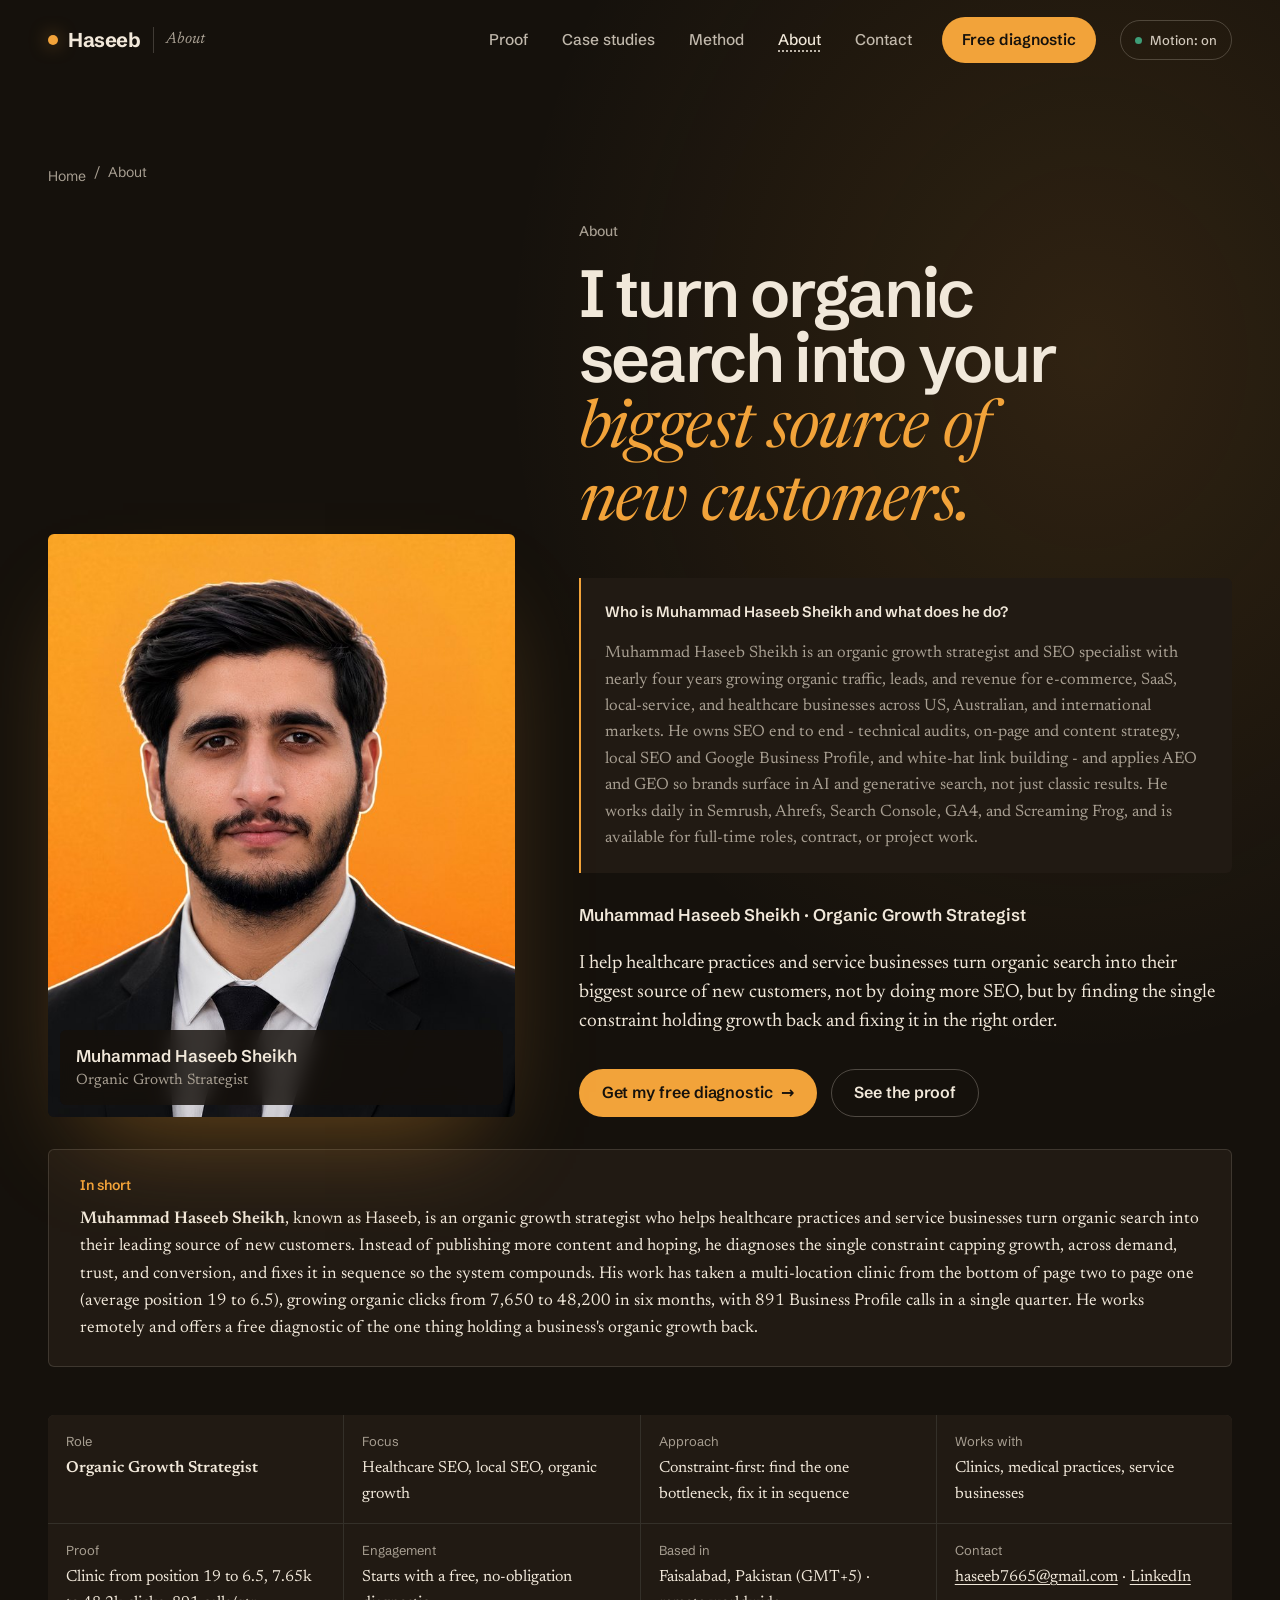
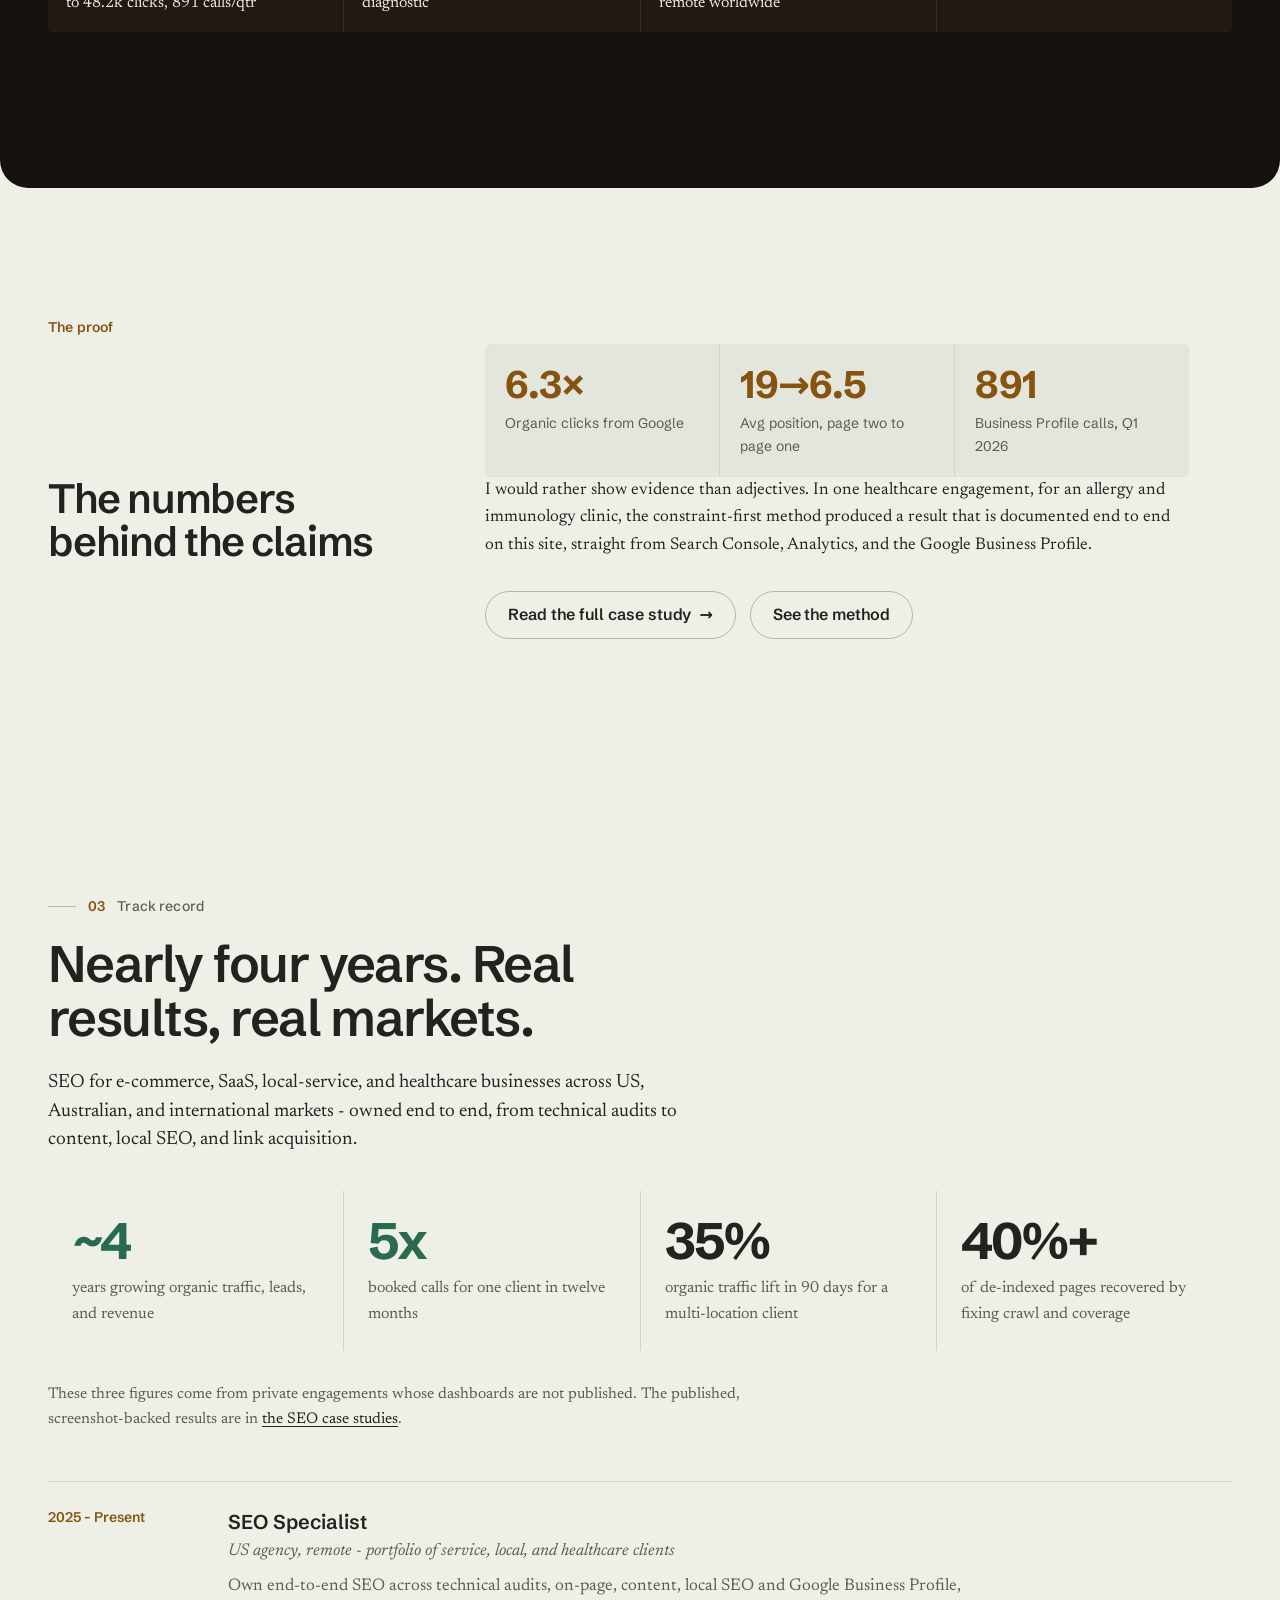
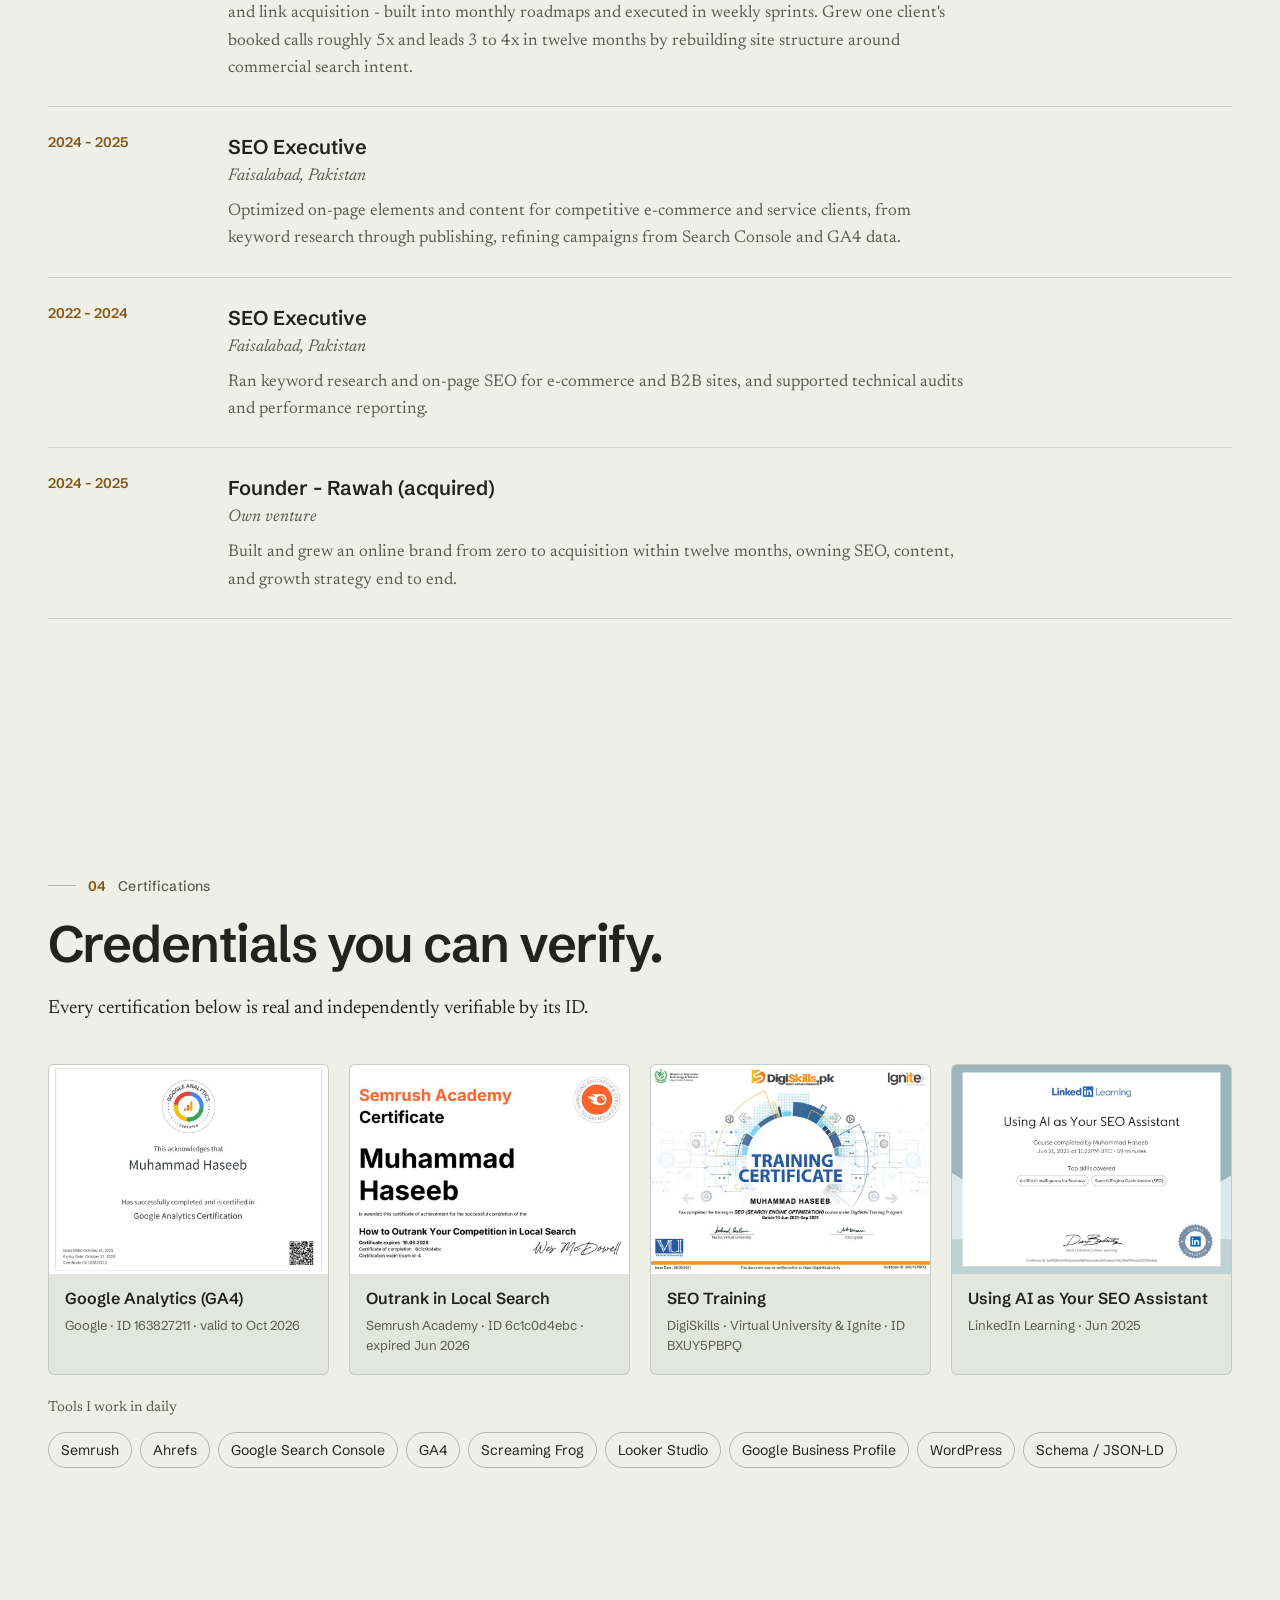
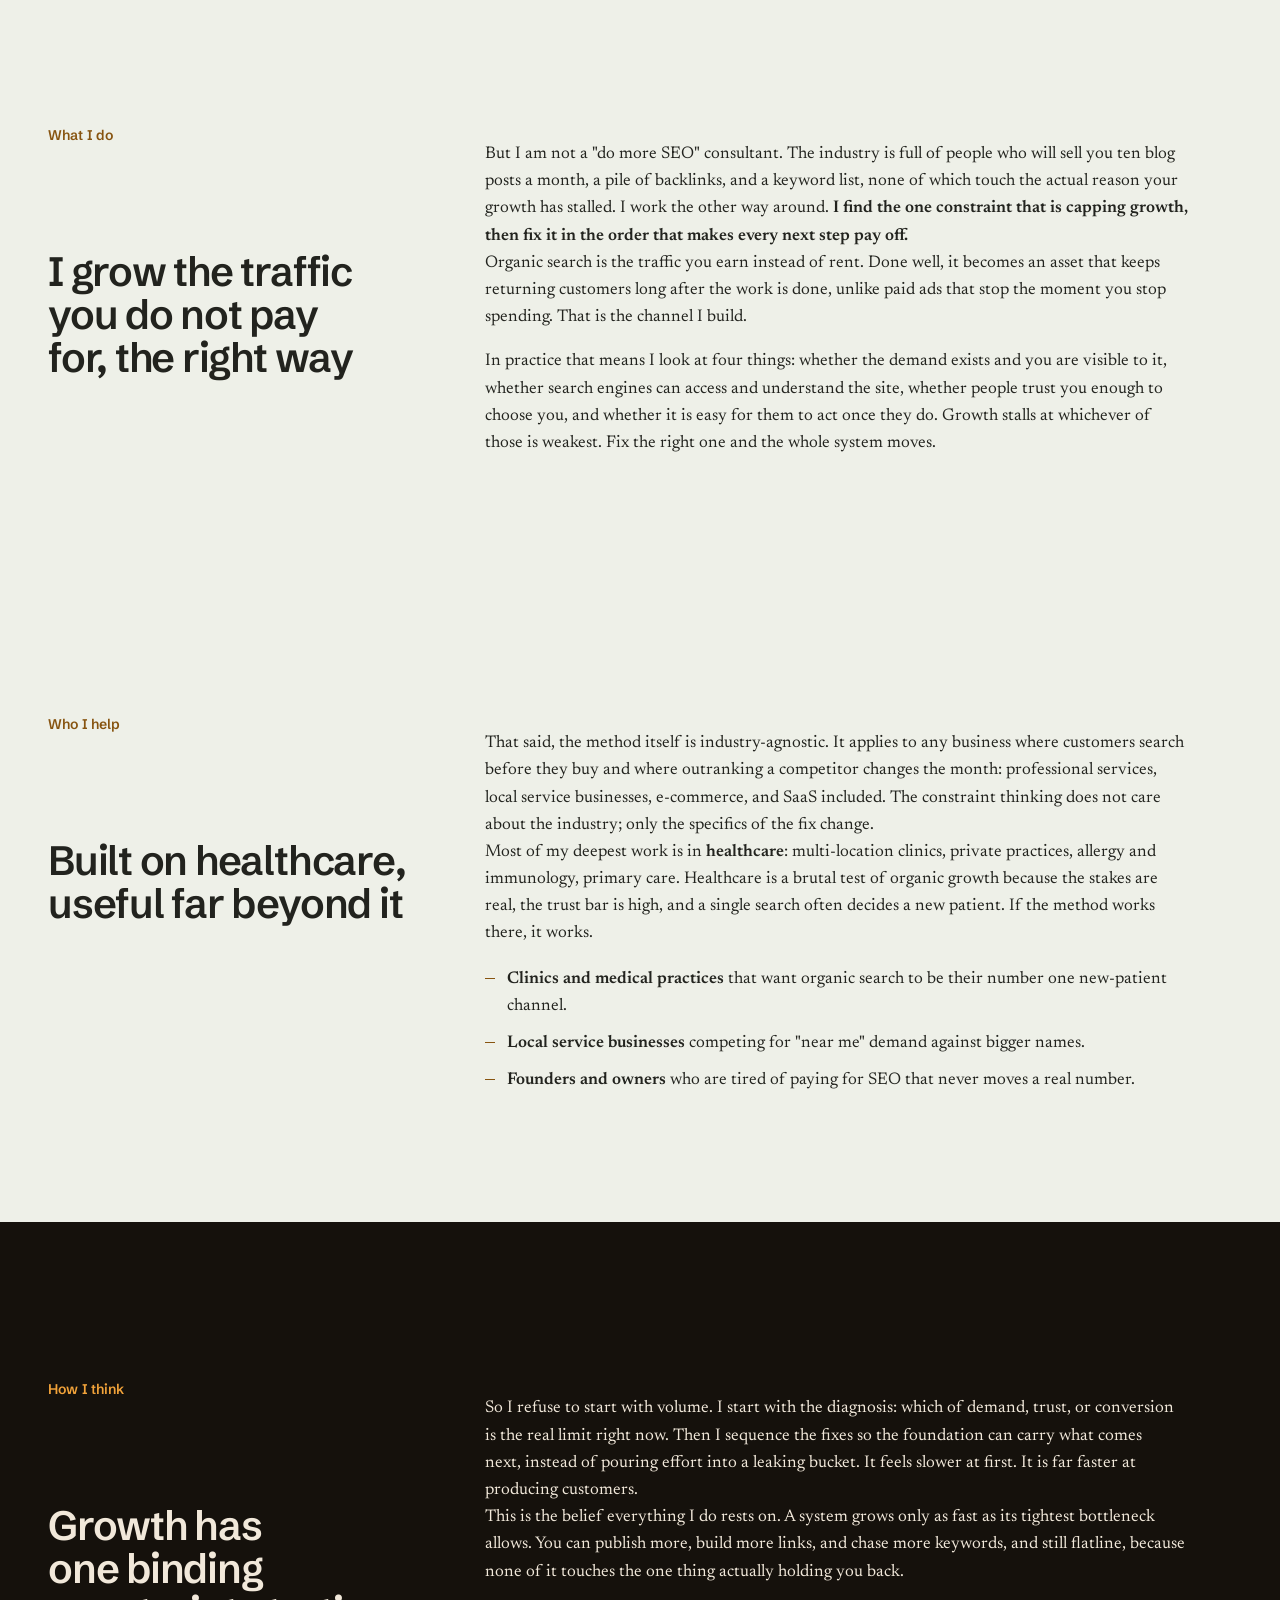
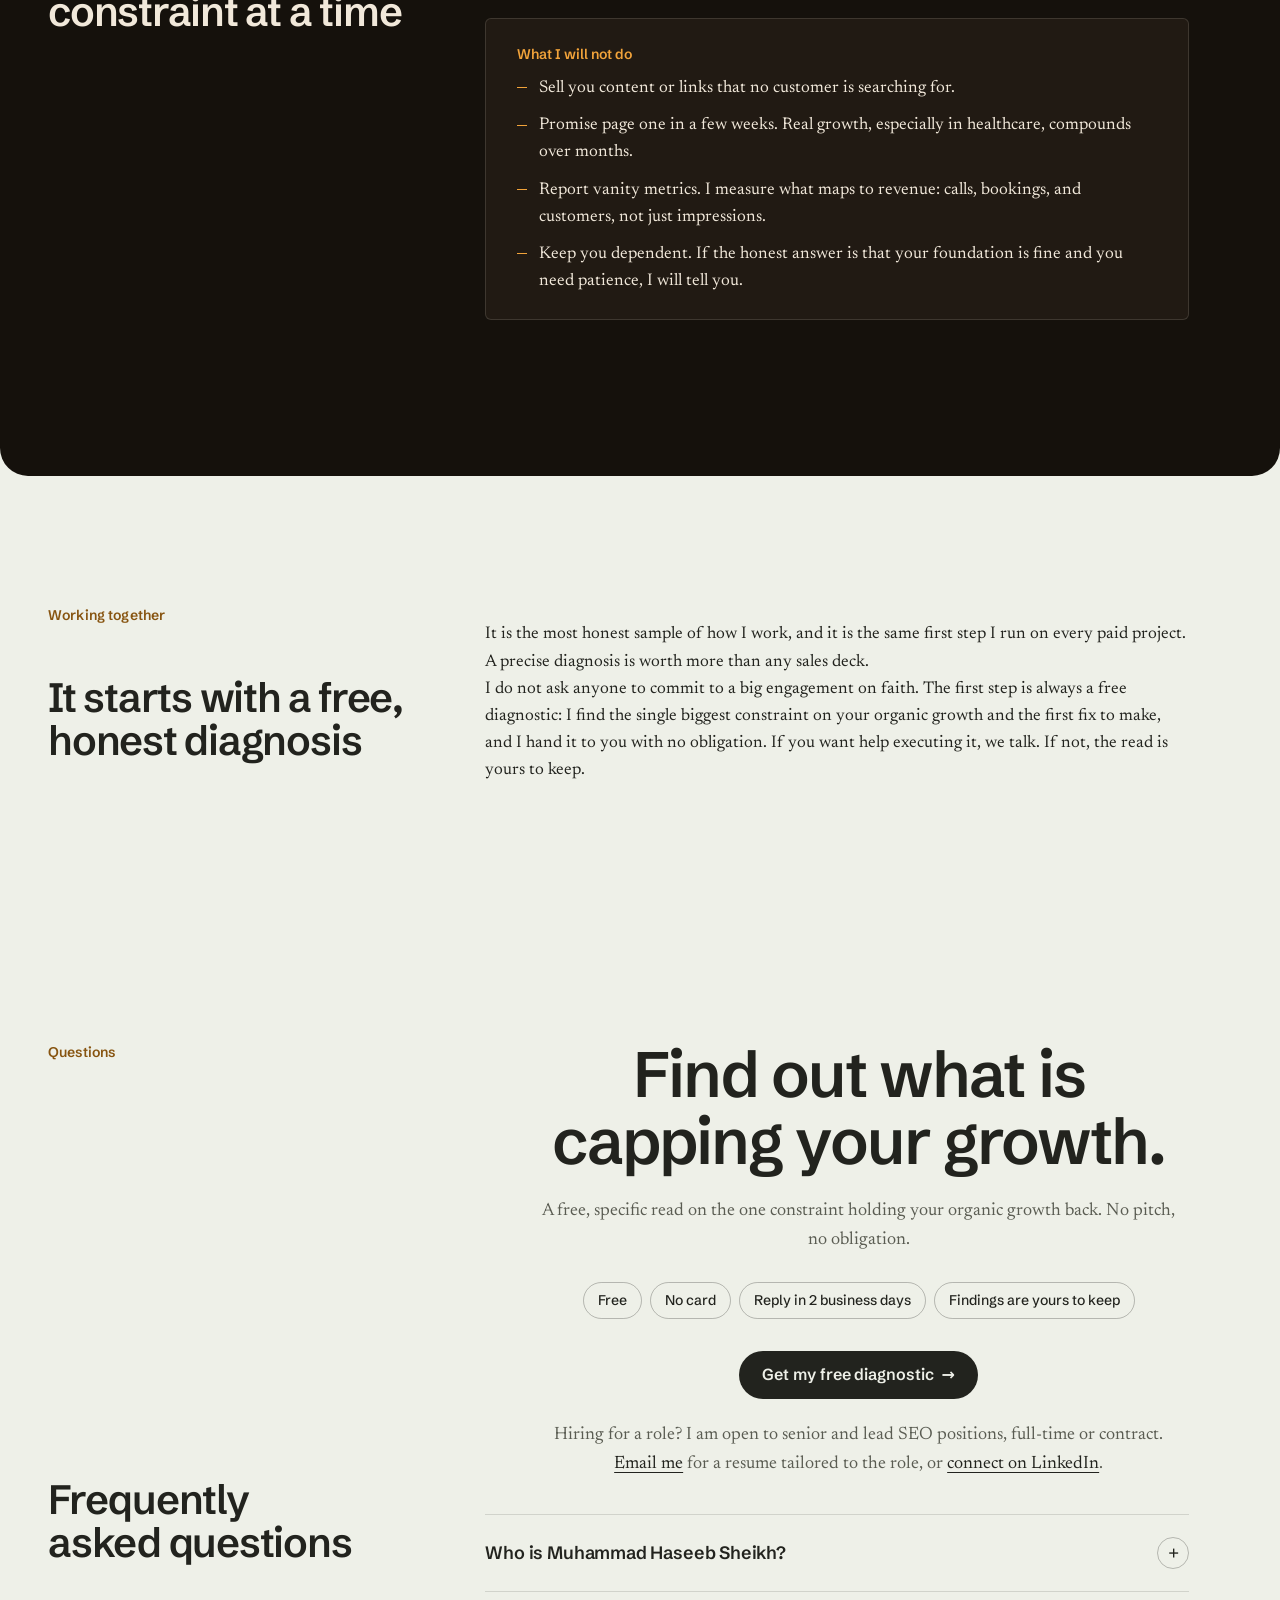
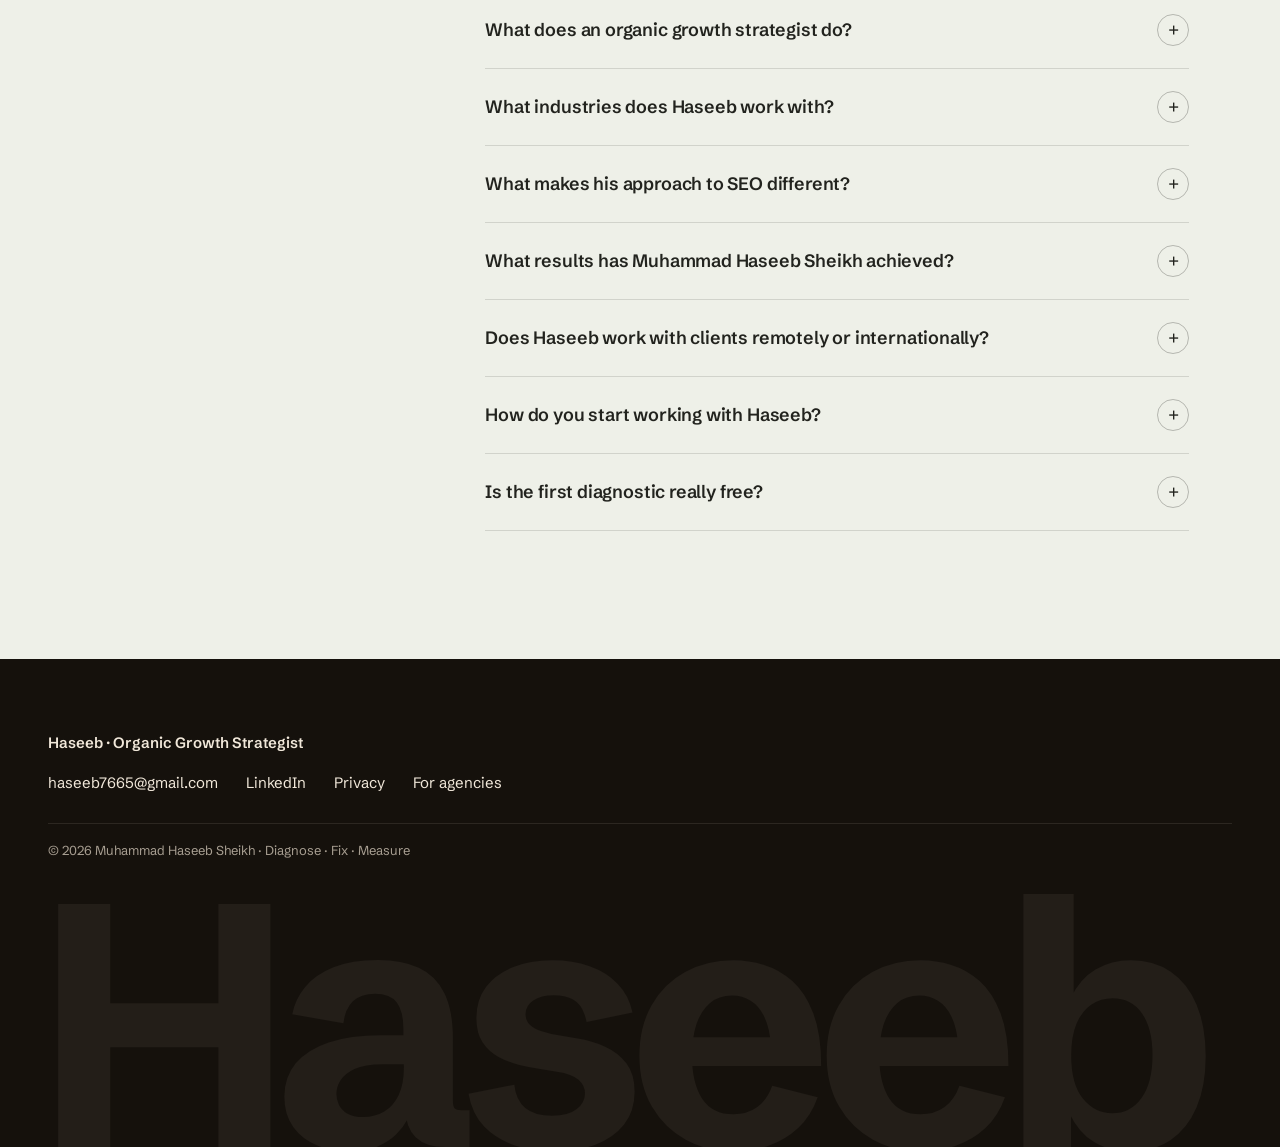
<file: site/about.html>
<!DOCTYPE html>
<html lang="en">
<head>
<script>document.documentElement.className+=" js";</script>
<meta charset="UTF-8" />
<meta name="viewport" content="width=device-width, initial-scale=1.0" />
<title>About Muhammad Haseeb Sheikh | Organic Growth Strategist</title>
<link rel="icon" type="image/png" href="assets/img-bf807c6331b0.png">
<link rel="apple-touch-icon" href="apple-touch-icon.png">

<meta name="description" content="Organic growth strategist and SEO specialist with nearly four years across healthcare, SaaS, local and e-commerce." />
<meta name="author" content="Muhammad Haseeb Sheikh" />
<meta name="robots" content="index, follow, max-image-preview:large" />
<meta name="theme-color" content="#15110C" />
<link rel="canonical" href="https://muhammadhaseeb.co/about" />
<meta property="og:type" content="profile" />
<meta property="profile:first_name" content="Muhammad Haseeb" />
<meta property="profile:last_name" content="Sheikh" />
<meta property="og:title" content="About Muhammad Haseeb Sheikh | Organic Growth Strategist" />
<meta property="og:description" content="Organic growth strategist for healthcare practices and service businesses. Finds and fixes the one constraint capping organic growth." />
<meta property="og:url" content="https://muhammadhaseeb.co/about" />
<meta property="og:image" content="https://muhammadhaseeb.co/share.jpg" />
<meta property="og:site_name" content="Haseeb" />
<meta name="twitter:card" content="summary_large_image" />
<meta name="twitter:title" content="About Muhammad Haseeb Sheikh | Organic Growth Strategist" />
<meta name="twitter:image" content="https://muhammadhaseeb.co/share.jpg" />
<script type="application/ld+json">{"@context": "https://schema.org", "@graph": [{"@type": "ProfilePage","dateModified":"2026-07-24","datePublished":"2026-01-15", "@id": "https://muhammadhaseeb.co/about#webpage", "url": "https://muhammadhaseeb.co/about", "name": "About Muhammad Haseeb Sheikh, Organic Growth Strategist", "isPartOf": {"@id": "https://muhammadhaseeb.co/#website"}, "breadcrumb": {"@id": "https://muhammadhaseeb.co/about#breadcrumb"}, "mainEntity": {"@id": "https://muhammadhaseeb.co/#person","hasCredential":[{"@type":"EducationalOccupationalCredential","name":"Google Analytics (GA4) Certification","recognizedBy":{"@type":"Organization","name":"Google"}},{"@type":"EducationalOccupationalCredential","name":"How to Outrank Your Competition in Local Search","recognizedBy":{"@type":"Organization","name":"Semrush Academy"}},{"@type":"EducationalOccupationalCredential","name":"SEO (Search Engine Optimization) Training","recognizedBy":{"@type":"Organization","name":"DigiSkills.pk"}},{"@type":"EducationalOccupationalCredential","name":"Using AI as Your SEO Assistant","recognizedBy":{"@type":"Organization","name":"LinkedIn Learning"}}],"alumniOf":{"@type":"CollegeOrUniversity","name":"Government College University, Faisalabad"}}, "speakable": {"@type": "SpeakableSpecification", "cssSelector": [".about-name", ".answer"]}, "inLanguage": "en"}, {"@type": "BreadcrumbList", "@id": "https://muhammadhaseeb.co/about#breadcrumb", "itemListElement": [{"@type": "ListItem", "position": 1, "name": "Home", "item": "https://muhammadhaseeb.co/"}, {"@type": "ListItem", "position": 2, "name": "About"}]}, {"@type": "Person", "@id": "https://muhammadhaseeb.co/#person", "name": "Muhammad Haseeb Sheikh", "alternateName": "Haseeb", "givenName": "Muhammad Haseeb", "familyName": "Sheikh", "jobTitle": "Organic Growth Strategist", "description": "Organic growth strategist who helps healthcare practices and service businesses turn organic search into their leading source of new customers by diagnosing and fixing the single constraint capping growth.", "image": "https://muhammadhaseeb.co/share.jpg", "url": "https://muhammadhaseeb.co/", "email": "haseeb7665@gmail.com", "sameAs":["https://www.linkedin.com/in/muhammadhaseebsheikh"], "knowsLanguage": ["English"], "knowsAbout": ["Search engine optimization", "Healthcare SEO", "Medical SEO", "Local SEO", "Google Business Profile optimization", "Organic growth strategy", "Conversion rate optimization", "Content strategy", "Technical SEO"], "hasOccupation": {"@type": "Occupation", "name": "Organic Growth Strategist", "occupationalCategory": "Search Engine Optimization Specialist", "skills": "Healthcare SEO, local SEO, technical SEO, conversion optimization, organic growth strategy"}, "makesOffer": {"@type": "Offer", "price": "0", "priceCurrency": "USD", "description": "Free organic growth constraint diagnostic, no obligation", "itemOffered": {"@type": "Service", "name": "Organic growth constraint diagnostic"}}}, {"@type": "FAQPage", "@id": "https://muhammadhaseeb.co/about#faq", "mainEntity": [{"@type": "Question", "name": "Who is Muhammad Haseeb Sheikh?", "acceptedAnswer": {"@type": "Answer", "text": "Muhammad Haseeb Sheikh, known as Haseeb, is an organic growth strategist who helps healthcare practices and service businesses turn organic search into their main source of new customers. Rather than adding generic SEO volume, he finds and fixes the single constraint capping a business's growth across demand, trust, and conversion."}}, {"@type": "Question", "name": "What does an organic growth strategist do?", "acceptedAnswer": {"@type": "Answer", "text": "An organic growth strategist grows the customers a business earns from search and other channels it does not pay for per click. Instead of chasing rankings for their own sake, the role is to diagnose what is actually limiting growth, then fix that one constraint so the whole system compounds rather than leaks."}}, {"@type": "Question", "name": "What industries does Haseeb work with?", "acceptedAnswer": {"@type": "Answer", "text": "His most detailed proof is in healthcare: multi-location clinics, private practices, allergy and immunology, and primary care, where a single search often means a new patient. The method itself is industry-agnostic and applies to professional services, local service businesses, e-commerce, and SaaS, any business where customers search before they buy."}}, {"@type": "Question", "name": "What makes his approach to SEO different?", "acceptedAnswer": {"@type": "Answer", "text": "He refuses to just publish more content. He starts by finding the one binding constraint holding growth back, then fixes it in sequence so each step pays off, instead of spreading budget across tactics that never touch the real bottleneck. He also measures success in real outcomes like calls and bookings, not vanity metrics."}}, {"@type": "Question", "name": "What results has Muhammad Haseeb Sheikh achieved?", "acceptedAnswer": {"@type": "Answer", "text": "In one documented healthcare case study, he took a multi-location clinic from average Google position 19 to 6.5, grew organic clicks from 7,650 to 48,200 and impressions from 1.42 million to 9.17 million over roughly six months, and the clinic's Google Business Profile produced 891 calls in a single quarter."}}, {"@type": "Question", "name": "Does Haseeb work with clients remotely or internationally?", "acceptedAnswer": {"@type": "Answer", "text": "Yes. He works remotely with clients regardless of their location. The diagnostic, the work, and the reporting are all handled online, so geography is not a barrier."}}, {"@type": "Question", "name": "How do you start working with Haseeb?", "acceptedAnswer": {"@type": "Answer", "text": "It starts with a free diagnostic. He pinpoints the single biggest constraint on your organic growth and the first fix to make, with no pitch and no obligation. You can request it through the diagnostic page or by emailing haseeb7665@gmail.com."}}, {"@type": "Question", "name": "Is the first diagnostic really free?", "acceptedAnswer": {"@type": "Answer", "text": "Yes. The initial growth diagnostic is free and carries no obligation. It is the same first step he runs on every paid engagement, offered up front as an honest demonstration of how he works."}}]}]}</script>

<link rel="preload" href="fonts/schibsted-grotesk-latin.woff2" as="font" type="font/woff2" crossorigin>
<link rel="stylesheet" href="css/site.css">
</head>
<body class="pg-about">

<a class="skip" href="#about-top">Skip to content</a>
<div id="progress" aria-hidden="true"></div>

<header id="nav">
  <a href="index.html" class="brand" aria-label="Haseeb, Organic Growth Strategist - home">
    <span class="dot"></span><span>Haseeb</span>
    <span class="chapter" id="navChapter" aria-hidden="true">About</span>
  </a>
  <nav class="nav-links" aria-label="Primary">
    <a href="index.html#proof">Proof</a>
    <a href="cases.html">Case studies</a>
    <a href="method.html">Method</a>
    <a href="about.html" aria-current="page">About</a>
    <a href="contact.html">Contact</a>
    <a href="diagnostic.html" class="nav-cta">Free diagnostic</a>
  </nav>
  <button id="motionToggle" data-on="true" aria-pressed="true" aria-label="Toggle reduced motion"><span class="led"></span><span id="motionLabel">Motion: on</span></button>
    <button id="burger" aria-label="Open menu" aria-expanded="false" aria-controls="mobileMenu"><i></i><i></i><i></i></button>
</header>
<div id="mobileMenu" role="dialog" aria-modal="true" aria-label="Menu">
  <button id="menuClose" aria-label="Close menu">&times;</button>
  <a href="index.html">Overview</a>
  <a href="index.html#proof">Proof</a>
  <a href="cases.html">Case studies</a>
  <a href="method.html">Method</a>
  <a href="about.html" aria-current="page">About</a>
  <a href="contact.html">Contact</a>
  <a href="diagnostic.html">Free diagnostic</a>
</div>

<main class="main" id="top">

<section class="section" id="about-top" data-scene="0" data-chapter="About" data-stage="night">
  <nav class="cs-breadcrumb" aria-label="Breadcrumb"><a href="index.html">Home</a> <span>/</span> <span>About</span></nav>
  <div class="about-hero">
    <div class="portrait-wrap">
      <img src="assets/img-f12f8c9a94dd.jpg" alt="Muhammad Haseeb Sheikh, Organic Growth Strategist" width="820" height="820"/>
      <div class="portrait-badge"><div class="pn">Muhammad Haseeb Sheikh</div><div class="pr">Organic Growth Strategist</div></div>
    </div>
    <div class="about-intro">
      <span class="cs-cat-tag">About</span>
      <h1 class="about-name">I turn organic search into your <em>biggest source of new customers.</em></h1>
    <div class="ai-answer reveal" data-speakable>
    <p class="ai-answer-q">Who is Muhammad Haseeb Sheikh and what does he do?</p>
    <p class="ai-answer-a">Muhammad Haseeb Sheikh is an organic growth strategist and SEO specialist with nearly four years growing organic traffic, leads, and revenue for e-commerce, SaaS, local-service, and healthcare businesses across US, Australian, and international markets. He owns SEO end to end - technical audits, on-page and content strategy, local SEO and Google Business Profile, and white-hat link building - and applies AEO and GEO so brands surface in AI and generative search, not just classic results. He works daily in Semrush, Ahrefs, Search Console, GA4, and Screaming Frog, and is available for full-time roles, contract, or project work.</p>
  </div>
      <p class="about-role">Muhammad Haseeb Sheikh &middot; Organic Growth Strategist</p>
      <p class="about-lead">I help healthcare practices and service businesses turn organic search into their biggest source of new customers, not by doing more SEO, but by finding the single constraint holding growth back and fixing it in the right order.</p>
      <div class="about-cta">
        <a href="diagnostic.html" class="btn btn-primary">Get my free diagnostic <span class="arr">&rarr;</span></a>
        <a href="cases.html" class="btn btn-ghost">See the proof</a>
      </div>
    </div>
  </div>

  <div class="answer reveal">
    <div class="kl">In short</div>
    <p><strong>Muhammad Haseeb Sheikh</strong>, known as Haseeb, is an organic growth strategist who helps healthcare practices and service businesses turn organic search into their leading source of new customers. Instead of publishing more content and hoping, he diagnoses the single constraint capping growth, across demand, trust, and conversion, and fixes it in sequence so the system compounds. His work has taken a multi-location clinic from the bottom of page two to page one (average position 19 to 6.5), growing organic clicks from 7,650 to 48,200 in six months, with 891 Business Profile calls in a single quarter. He works remotely and offers a free diagnostic of the one thing holding a business's organic growth back.</p>
  </div>

  <div class="keyfacts reveal">
    <div class="kf"><span class="kk">Role</span><span class="kv"><b>Organic Growth Strategist</b></span></div>
    <div class="kf"><span class="kk">Focus</span><span class="kv">Healthcare SEO, local SEO, organic growth</span></div>
    <div class="kf"><span class="kk">Approach</span><span class="kv">Constraint-first: find the one bottleneck, fix it in sequence</span></div>
    <div class="kf"><span class="kk">Works with</span><span class="kv">Clinics, medical practices, service businesses</span></div>
    <div class="kf"><span class="kk">Proof</span><span class="kv">Clinic from position 19 to 6.5, 7.65k to 48.2k clicks, 891 calls/qtr</span></div>
    <div class="kf"><span class="kk">Engagement</span><span class="kv">Starts with a free, no-obligation diagnostic</span></div>
    <div class="kf"><span class="kk">Based in</span><span class="kv">Faisalabad, Pakistan (GMT+5) &middot; remote worldwide</span></div>
    <div class="kf"><span class="kk">Contact</span><span class="kv"><a href="mailto:haseeb7665@gmail.com">haseeb7665@gmail.com</a> &middot; <a href="https://www.linkedin.com/in/muhammadhaseebsheikh">LinkedIn</a></span></div>
  </div>
</section>
<section class="section tight prose" id="proof" data-scene="7" data-chapter="Proof" data-stage="paper">
  <p class="eyebrow">The proof</p>
  <h2>The numbers behind the claims</h2>
  <p>I would rather show evidence than adjectives. In one healthcare engagement, for an allergy and immunology clinic, the constraint-first method produced a result that is documented end to end on this site, straight from Search Console, Analytics, and the Google Business Profile.</p>
  <div class="proof-strip">
    <div class="ps"><span class="v">6.3&times;</span><span class="l">Organic clicks from Google</span></div>
    <div class="ps"><span class="v">19&rarr;6.5</span><span class="l">Avg position, page two to page one</span></div>
    <div class="ps"><span class="v">891</span><span class="l">Business Profile calls, Q1 2026</span></div>
  </div>
  <div class="cta-row">
    <a href="case-healthcare-seo.html" class="btn btn-ghost">Read the full case study <span class="arr">&rarr;</span></a>
    <a href="method.html" class="btn btn-ghost">See the method</a>
  </div>
</section>
<section class="section nrv" id="track" data-chapter="Track record" data-stage="paper">
  <div class="wrap">
    <div class="coord"><span class="n">03</span><span class="t">Track record</span></div>
    <h2 class="head">Nearly four years. Real results, real markets.</h2>
    <p class="psub">SEO for e-commerce, SaaS, local-service, and healthcare businesses across US, Australian, and international markets - owned end to end, from technical audits to content, local SEO, and link acquisition.</p>
    <div class="trust-grid nrv" data-st>
      <div class="tstat"><div class="n"><span class="sage">~4</span></div><div class="l">years growing organic traffic, leads, and revenue</div></div>
      <div class="tstat"><div class="n"><span class="sage">5x</span></div><div class="l">booked calls for one client in twelve months</div></div>
      <div class="tstat"><div class="n">35%</div><div class="l">organic traffic lift in 90 days for a multi-location client</div></div>
      <div class="tstat"><div class="n">40%+</div><div class="l">of de-indexed pages recovered by fixing crawl and coverage</div></div>
    </div>
    <p class="brandnote">These three figures come from private engagements whose dashboards are not published. The published, screenshot-backed results are in <a href="cases.html">the SEO case studies</a>.</p>
    <div class="xp nrv">
      <div class="xp-item"><div class="xp-when">2025 - Present</div><div><div class="xp-role">SEO Specialist</div><div class="xp-org">US agency, remote - portfolio of service, local, and healthcare clients</div><div class="xp-desc">Own end-to-end SEO across technical audits, on-page, content, local SEO and Google Business Profile, and link acquisition - built into monthly roadmaps and executed in weekly sprints. Grew one client's booked calls roughly 5x and leads 3 to 4x in twelve months by rebuilding site structure around commercial search intent.</div></div></div>
      <div class="xp-item"><div class="xp-when">2024 - 2025</div><div><div class="xp-role">SEO Executive</div><div class="xp-org">Faisalabad, Pakistan</div><div class="xp-desc">Optimized on-page elements and content for competitive e-commerce and service clients, from keyword research through publishing, refining campaigns from Search Console and GA4 data.</div></div></div>
      <div class="xp-item"><div class="xp-when">2022 - 2024</div><div><div class="xp-role">SEO Executive</div><div class="xp-org">Faisalabad, Pakistan</div><div class="xp-desc">Ran keyword research and on-page SEO for e-commerce and B2B sites, and supported technical audits and performance reporting.</div></div></div>
      <div class="xp-item"><div class="xp-when">2024 - 2025</div><div><div class="xp-role">Founder - Rawah (acquired)</div><div class="xp-org">Own venture</div><div class="xp-desc">Built and grew an online brand from zero to acquisition within twelve months, owning SEO, content, and growth strategy end to end.</div></div></div>
    </div>
  </div>
</section>
<section class="section nrv" id="certs" data-chapter="Certifications" data-stage="paper">
  <div class="wrap">
    <div class="coord"><span class="n">04</span><span class="t">Certifications</span></div>
    <h2 class="head">Credentials you can verify.</h2>
    <p class="psub">Every certification below is real and independently verifiable by its ID.</p>
    <div class="certgrid nrv" data-st>
      <div class="certcard" data-cert="assets/img-3f494f6cc52c.jpg"><div class="cimg"><img src="assets/img-3f494f6cc52c.jpg" alt="Google Analytics GA4 Certification for Muhammad Haseeb, issued by Google, certificate ID 163827211" loading="lazy" width="900" height="695"></div><div class="cmeta"><div class="ct">Google Analytics (GA4)</div><div class="cs">Google · ID 163827211 · valid to Oct 2026</div></div></div>
      <div class="certcard" data-cert="assets/img-e9c221a7266d.jpg"><div class="cimg"><img src="assets/img-e9c221a7266d.jpg" alt="Semrush Academy certificate: How to Outrank Your Competition in Local Search, awarded to Muhammad Haseeb" loading="lazy" width="900" height="636"></div><div class="cmeta"><div class="ct">Outrank in Local Search</div><div class="cs">Semrush Academy · ID 6c1c0d4ebc · expired Jun 2026</div></div></div>
      <div class="certcard" data-cert="assets/img-1e1fdbbfdbce.jpg"><div class="cimg"><img src="assets/img-1e1fdbbfdbce.jpg" alt="DigiSkills.pk SEO training certificate awarded to Muhammad Haseeb, verified by Virtual University and Ignite" loading="lazy" width="900" height="635"></div><div class="cmeta"><div class="ct">SEO Training</div><div class="cs">DigiSkills · Virtual University &amp; Ignite · ID BXUY5PBPQ</div></div></div>
      <div class="certcard" data-cert="assets/img-831effe07c1c.jpg"><div class="cimg"><img src="assets/img-831effe07c1c.jpg" alt="LinkedIn Learning certificate: Using AI as Your SEO Assistant, completed by Muhammad Haseeb" loading="lazy" width="900" height="695"></div><div class="cmeta"><div class="ct">Using AI as Your SEO Assistant</div><div class="cs">LinkedIn Learning · Jun 2025</div></div></div>
    </div>
    <p class="tone-fine psub">Tools I work in daily</p>
    <div class="tools nrv">
      <span class="tool">Semrush</span><span class="tool">Ahrefs</span><span class="tool">Google Search Console</span><span class="tool">GA4</span><span class="tool">Screaming Frog</span><span class="tool">Looker Studio</span><span class="tool">Google Business Profile</span><span class="tool">WordPress</span><span class="tool">Schema / JSON-LD</span>
    </div>
  </div>
</section>
<section class="section tight prose" id="what" data-scene="2" data-chapter="What I do" data-stage="paper">
  <p class="eyebrow">What I do</p>
  <h2>I grow the traffic you do not pay for, the right way</h2>
  <p>Organic search is the traffic you earn instead of rent. Done well, it becomes an asset that keeps returning customers long after the work is done, unlike paid ads that stop the moment you stop spending. That is the channel I build.</p>
  <p>But I am not a "do more SEO" consultant. The industry is full of people who will sell you ten blog posts a month, a pile of backlinks, and a keyword list, none of which touch the actual reason your growth has stalled. I work the other way around. <strong>I find the one constraint that is capping growth, then fix it in the order that makes every next step pay off.</strong></p>
  <p>In practice that means I look at four things: whether the demand exists and you are visible to it, whether search engines can access and understand the site, whether people trust you enough to choose you, and whether it is easy for them to act once they do. Growth stalls at whichever of those is weakest. Fix the right one and the whole system moves.</p>
</section>
<section class="section tight prose" id="who" data-scene="9" data-chapter="Who I help" data-stage="paper">
  <p class="eyebrow">Who I help</p>
  <h2>Built on healthcare, useful far beyond it</h2>
  <p>Most of my deepest work is in <strong>healthcare</strong>: multi-location clinics, private practices, allergy and immunology, primary care. Healthcare is a brutal test of organic growth because the stakes are real, the trust bar is high, and a single search often decides a new patient. If the method works there, it works.</p>
  <p>That said, the method itself is industry-agnostic. It applies to any business where customers search before they buy and where outranking a competitor changes the month: professional services, local service businesses, e-commerce, and SaaS included. The constraint thinking does not care about the industry; only the specifics of the fix change.</p>
  <ul class="bul">
    <li><strong>Clinics and medical practices</strong> that want organic search to be their number one new-patient channel.</li>
    <li><strong>Local service businesses</strong> competing for "near me" demand against bigger names.</li>
    <li><strong>Founders and owners</strong> who are tired of paying for SEO that never moves a real number.</li>
  </ul>
</section>
<section class="section tight prose" id="approach" data-scene="3" data-chapter="My approach" data-stage="night">
  <p class="eyebrow">How I think</p>
  <h2>Growth has one binding constraint at a time</h2>
  <p>This is the belief everything I do rests on. A system grows only as fast as its tightest bottleneck allows. You can publish more, build more links, and chase more keywords, and still flatline, because none of it touches the one thing actually holding you back.</p>
  <p>So I refuse to start with volume. I start with the diagnosis: which of demand, trust, or conversion is the real limit right now. Then I sequence the fixes so the foundation can carry what comes next, instead of pouring effort into a leaking bucket. It feels slower at first. It is far faster at producing customers.</p>
  <div class="kbox">
    <div class="kl">What I will not do</div>
    <ul>
      <li>Sell you content or links that no customer is searching for.</li>
      <li>Promise page one in a few weeks. Real growth, especially in healthcare, compounds over months.</li>
      <li>Report vanity metrics. I measure what maps to revenue: calls, bookings, and customers, not just impressions.</li>
      <li>Keep you dependent. If the honest answer is that your foundation is fine and you need patience, I will tell you.</li>
    </ul>
  </div>
</section>
<section class="section tight prose" id="work" data-scene="5" data-chapter="Work with me" data-stage="paper">
  <p class="eyebrow">Working together</p>
  <h2>It starts with a free, honest diagnosis</h2>
  <p>I do not ask anyone to commit to a big engagement on faith. The first step is always a free diagnostic: I find the single biggest constraint on your organic growth and the first fix to make, and I hand it to you with no obligation. If you want help executing it, we talk. If not, the read is yours to keep.</p>
  <p>It is the most honest sample of how I work, and it is the same first step I run on every paid project. A precise diagnosis is worth more than any sales deck.</p>
</section>
<section class="section tight prose" id="faq" data-scene="11" data-chapter="FAQ" data-stage="paper">
  <p class="eyebrow">Questions</p>
  <h2>Frequently asked questions</h2>
  <div class="faq"><details><summary>Who is Muhammad Haseeb Sheikh?<span class="pl">+</span></summary><div class="fa">Muhammad Haseeb Sheikh, known as Haseeb, is an organic growth strategist who helps healthcare practices and service businesses turn organic search into their main source of new customers. Rather than adding generic SEO volume, he finds and fixes the single constraint capping a business's growth across demand, trust, and conversion.</div></details><details><summary>What does an organic growth strategist do?<span class="pl">+</span></summary><div class="fa">An organic growth strategist grows the customers a business earns from search and other channels it does not pay for per click. Instead of chasing rankings for their own sake, the role is to diagnose what is actually limiting growth, then fix that one constraint so the whole system compounds rather than leaks.</div></details><details><summary>What industries does Haseeb work with?<span class="pl">+</span></summary><div class="fa">His most detailed proof is in healthcare: multi-location clinics, private practices, allergy and immunology, and primary care, where a single search often means a new patient. The method itself is industry-agnostic and applies to professional services, local service businesses, e-commerce, and SaaS, any business where customers search before they buy.</div></details><details><summary>What makes his approach to SEO different?<span class="pl">+</span></summary><div class="fa">He refuses to just publish more content. He starts by finding the one binding constraint holding growth back, then fixes it in sequence so each step pays off, instead of spreading budget across tactics that never touch the real bottleneck. He also measures success in real outcomes like calls and bookings, not vanity metrics.</div></details><details><summary>What results has Muhammad Haseeb Sheikh achieved?<span class="pl">+</span></summary><div class="fa">In one documented healthcare case study, he took a multi-location clinic from average Google position 19 to 6.5, grew organic clicks from 7,650 to 48,200 and impressions from 1.42 million to 9.17 million over roughly six months, and the clinic's Google Business Profile produced 891 calls in a single quarter.</div></details><details><summary>Does Haseeb work with clients remotely or internationally?<span class="pl">+</span></summary><div class="fa">Yes. He works remotely with clients regardless of their location. The diagnostic, the work, and the reporting are all handled online, so geography is not a barrier.</div></details><details><summary>How do you start working with Haseeb?<span class="pl">+</span></summary><div class="fa">It starts with a free diagnostic. He pinpoints the single biggest constraint on your organic growth and the first fix to make, with no pitch and no obligation. You can request it through the diagnostic page or by emailing haseeb7665@gmail.com.</div></details><details><summary>Is the first diagnostic really free?<span class="pl">+</span></summary><div class="fa">Yes. The initial growth diagnostic is free and carries no obligation. It is the same first step he runs on every paid engagement, offered up front as an honest demonstration of how he works.</div></details></div>
  <div class="m-cta reveal">
    <h2>Find out what is capping your growth.</h2>
    <p>A free, specific read on the one constraint holding your organic growth back. No pitch, no obligation.</p>
    <div class="assure"><span>Free</span><span>No card</span><span>Reply in 2 business days</span><span>Findings are yours to keep</span></div>
      <div class="cta-row">
      <a href="diagnostic.html" class="btn btn-primary">Get my free diagnostic <span class="arr">&rarr;</span></a>
    </div>
      <p class="altpath">Hiring for a role? I am open to senior and lead SEO positions, full-time or contract. <a href="mailto:haseeb7665@gmail.com?subject=Role%20or%20project">Email me</a> for a resume tailored to the role, or <a href="https://www.linkedin.com/in/muhammadhaseebsheikh" target="_blank" rel="noopener">connect on LinkedIn</a>.</p>
  </div>
</section>
</main>

<footer>
  <span class="fbrand">Haseeb &middot; Organic Growth Strategist</span>
  <a class="fmail" href="mailto:haseeb7665@gmail.com">haseeb7665@gmail.com</a>
    <a href="https://www.linkedin.com/in/muhammadhaseebsheikh" target="_blank" rel="noopener">LinkedIn</a>
  <a href="privacy.html">Privacy</a>
  <a href="partners.html">For agencies</a>
  <small>&copy; 2026 Muhammad Haseeb Sheikh &middot; Diagnose &middot; Fix &middot; Measure</small>
</footer>



<div id="clight" aria-hidden="true"><span class="cx">&times;</span><img alt="Certificate full view"></div>
<script>(function(){var lb=document.getElementById("clight");if(!lb)return;var im=lb.querySelector("img");document.querySelectorAll(".certcard").forEach(function(c){c.addEventListener("click",function(){im.src=c.getAttribute("data-cert");lb.classList.add("on");});});lb.addEventListener("click",function(){lb.classList.remove("on");im.src="";});addEventListener("keydown",function(e){if(e.key==="Escape"){lb.classList.remove("on");}});})();</script>
<script src="js/site.js" defer></script>
</body>
</html>
</file>
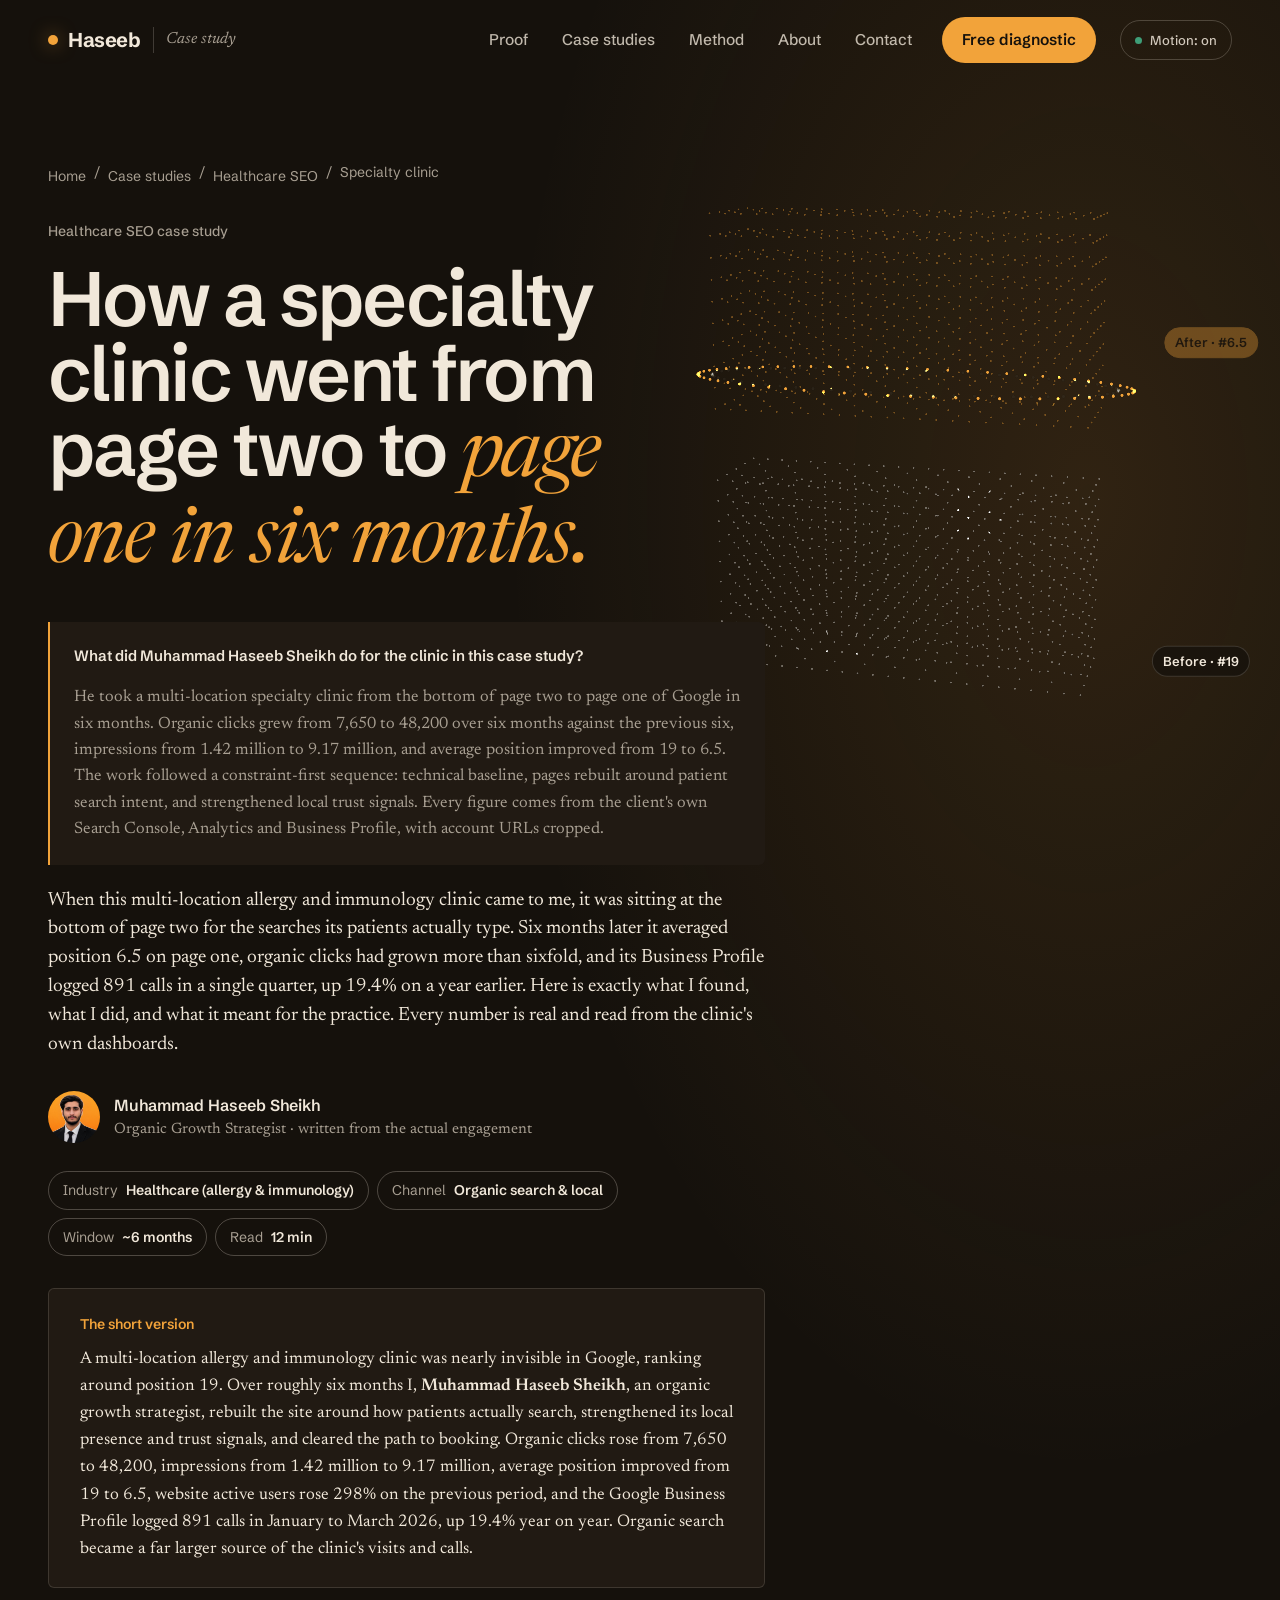
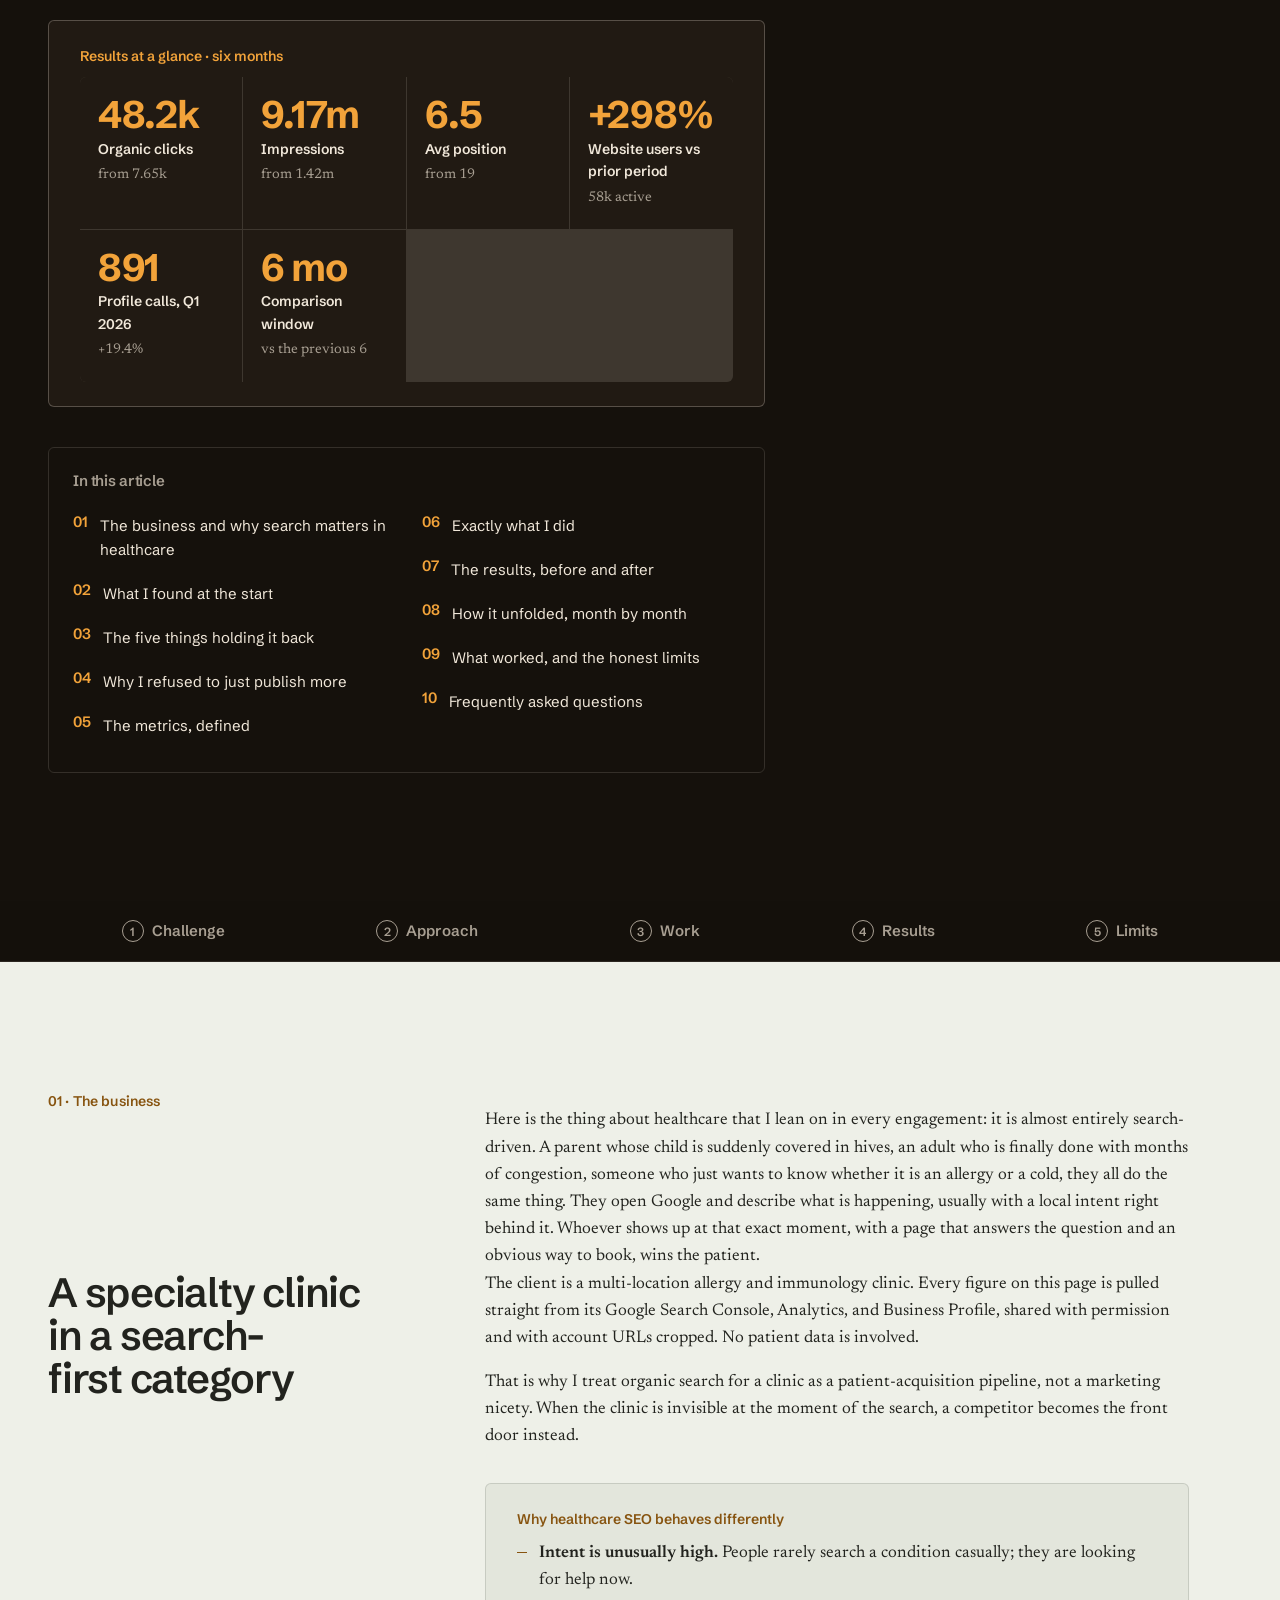
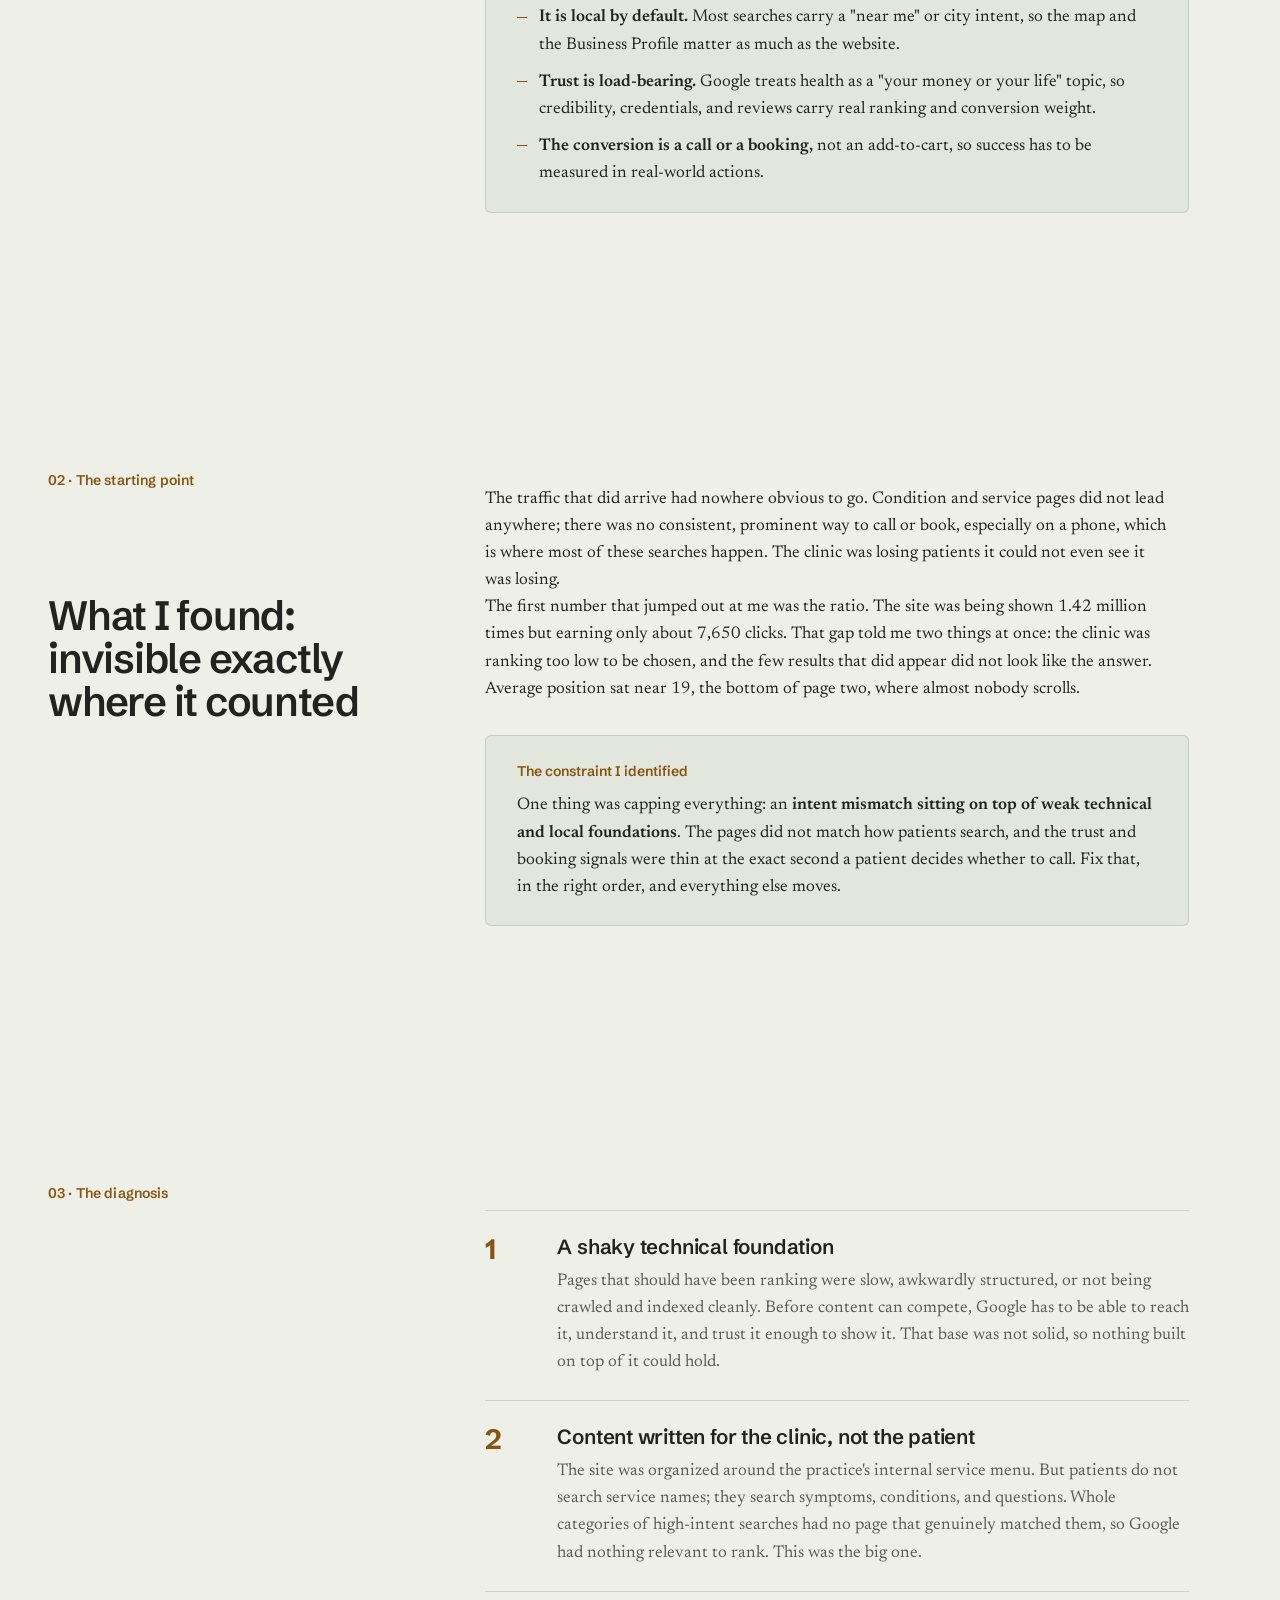
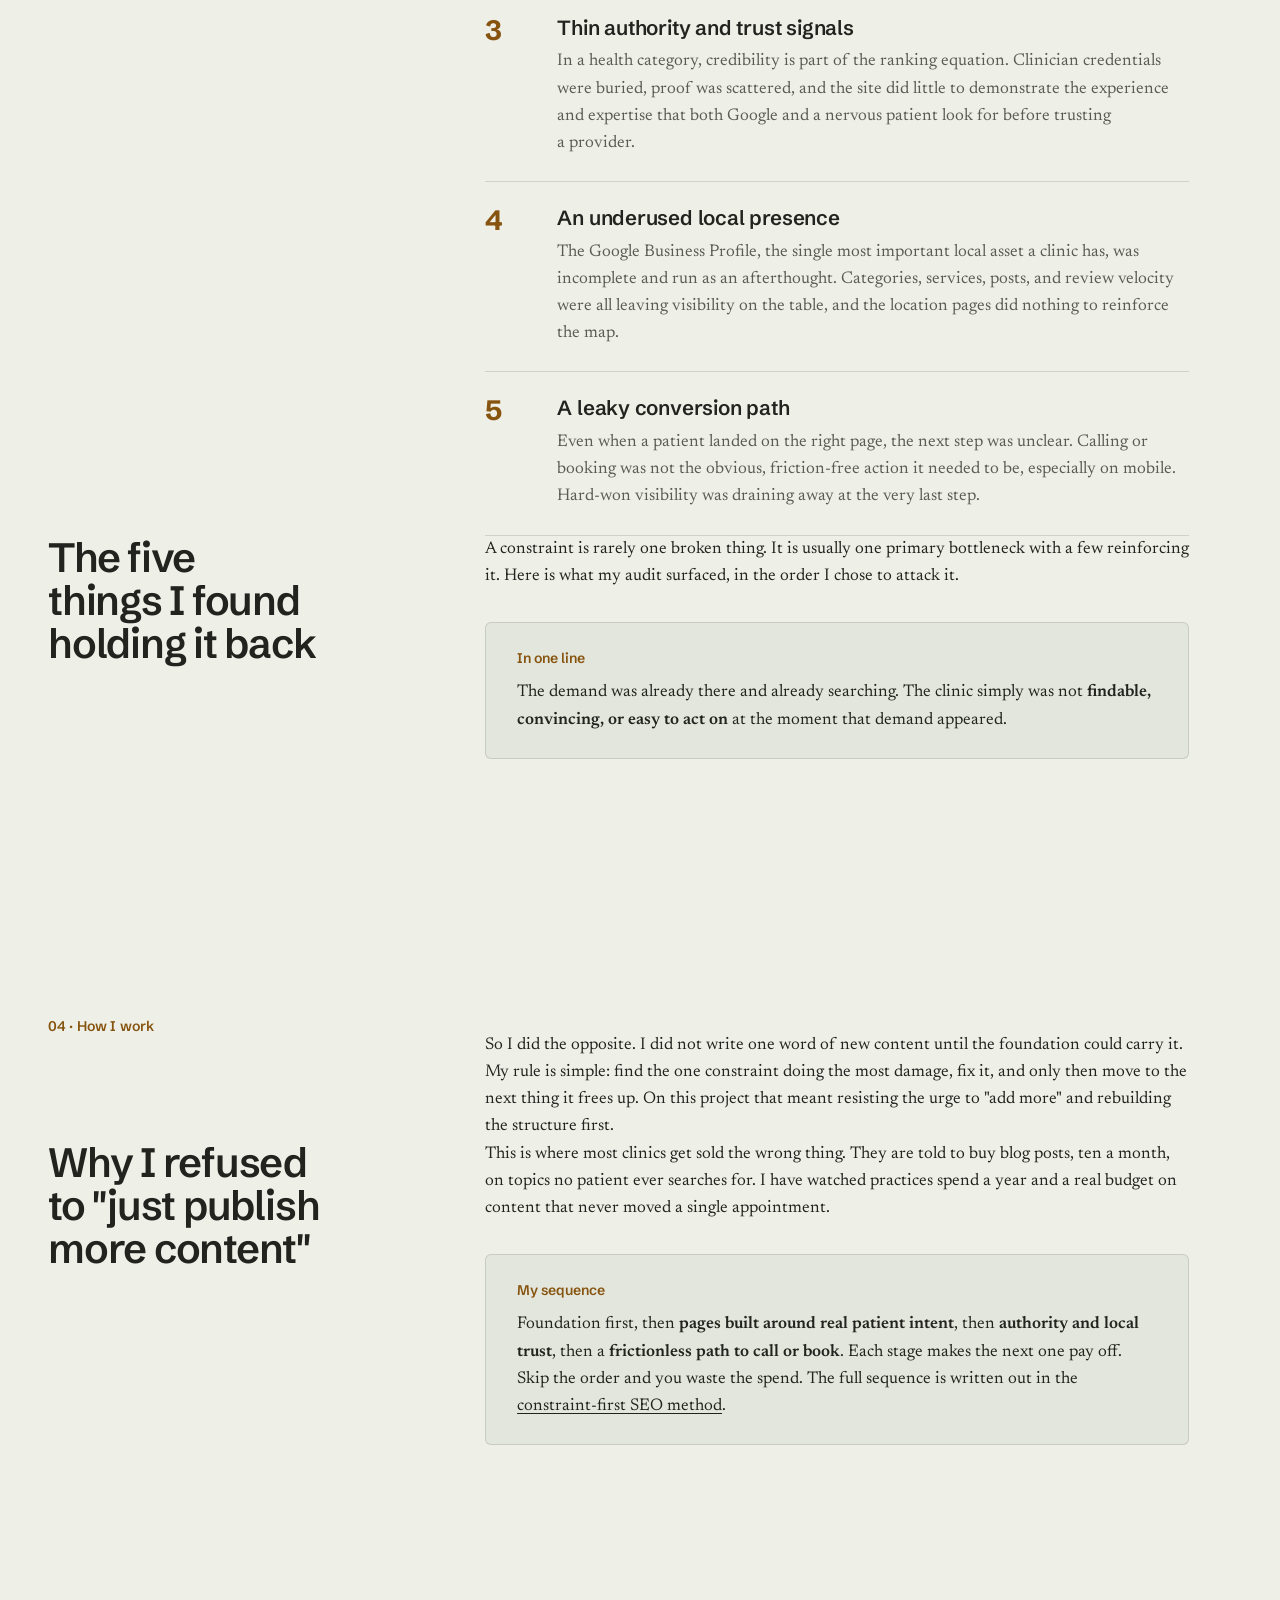
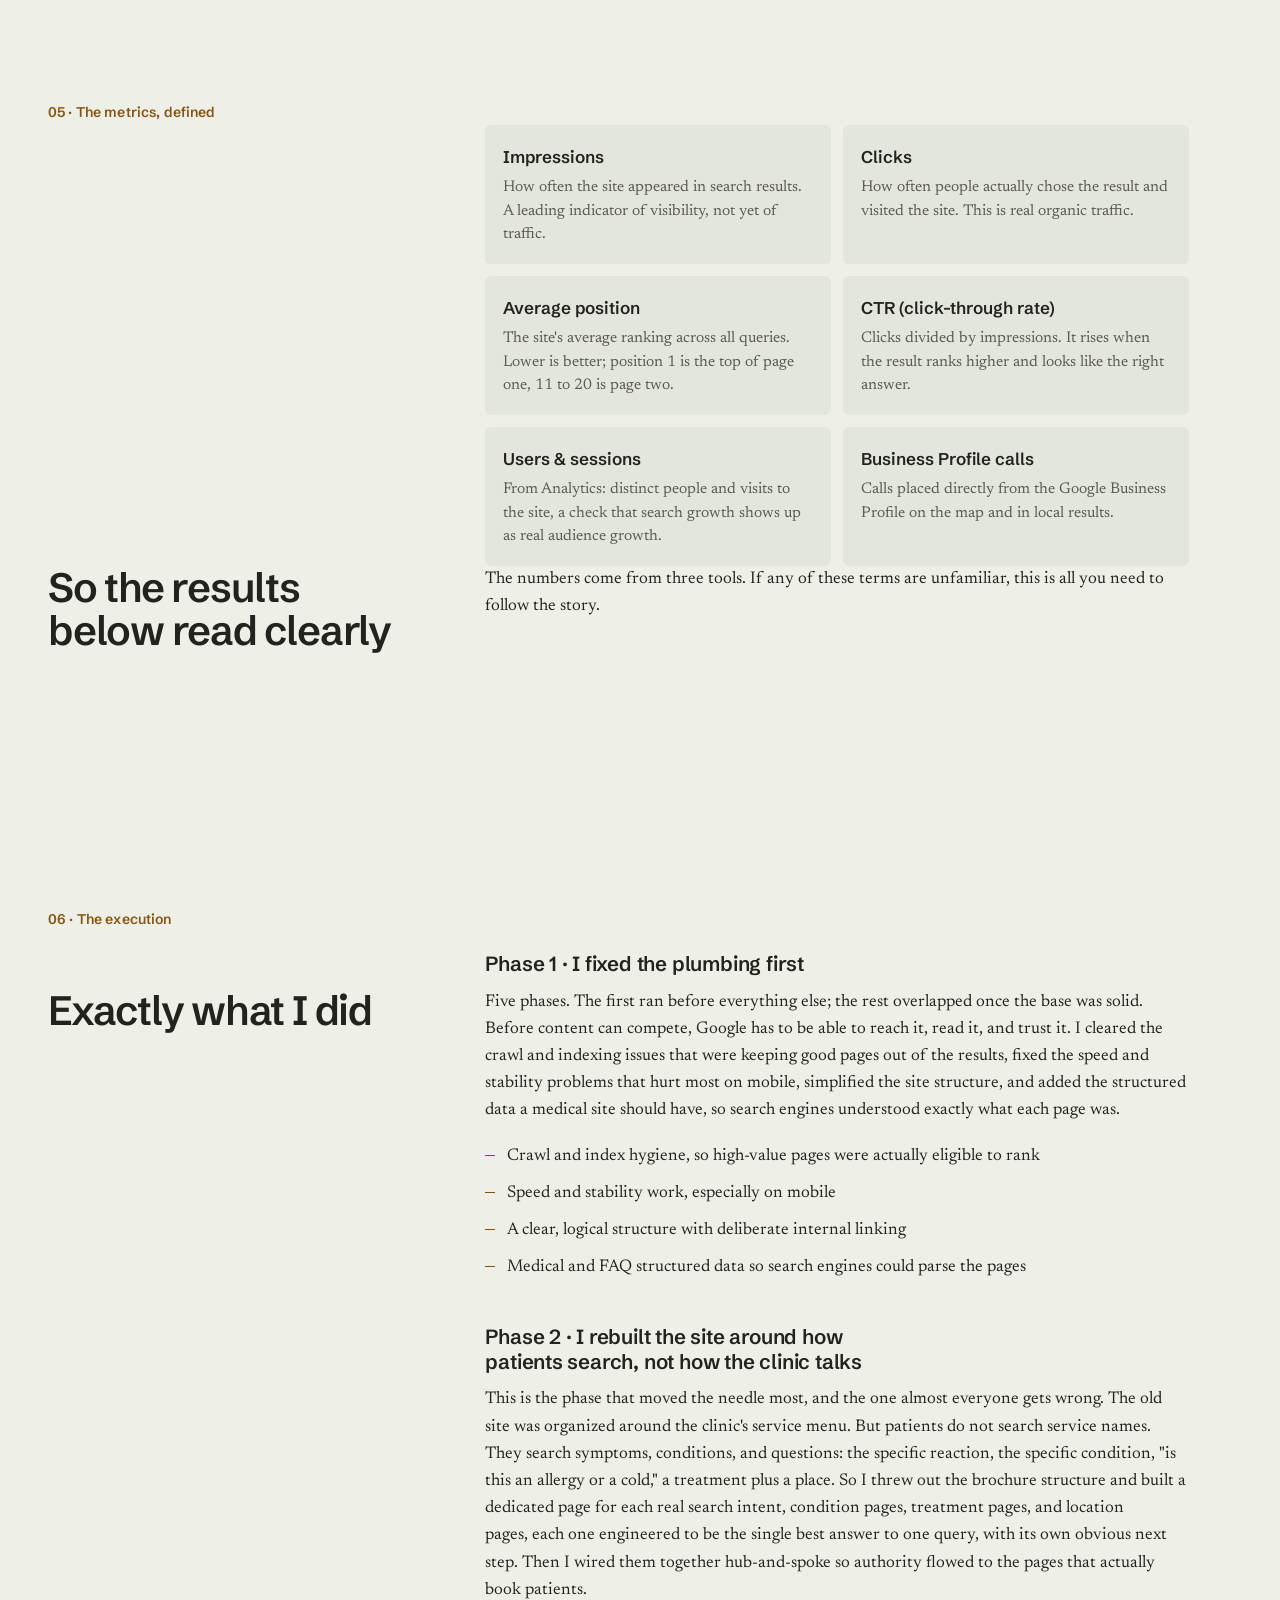
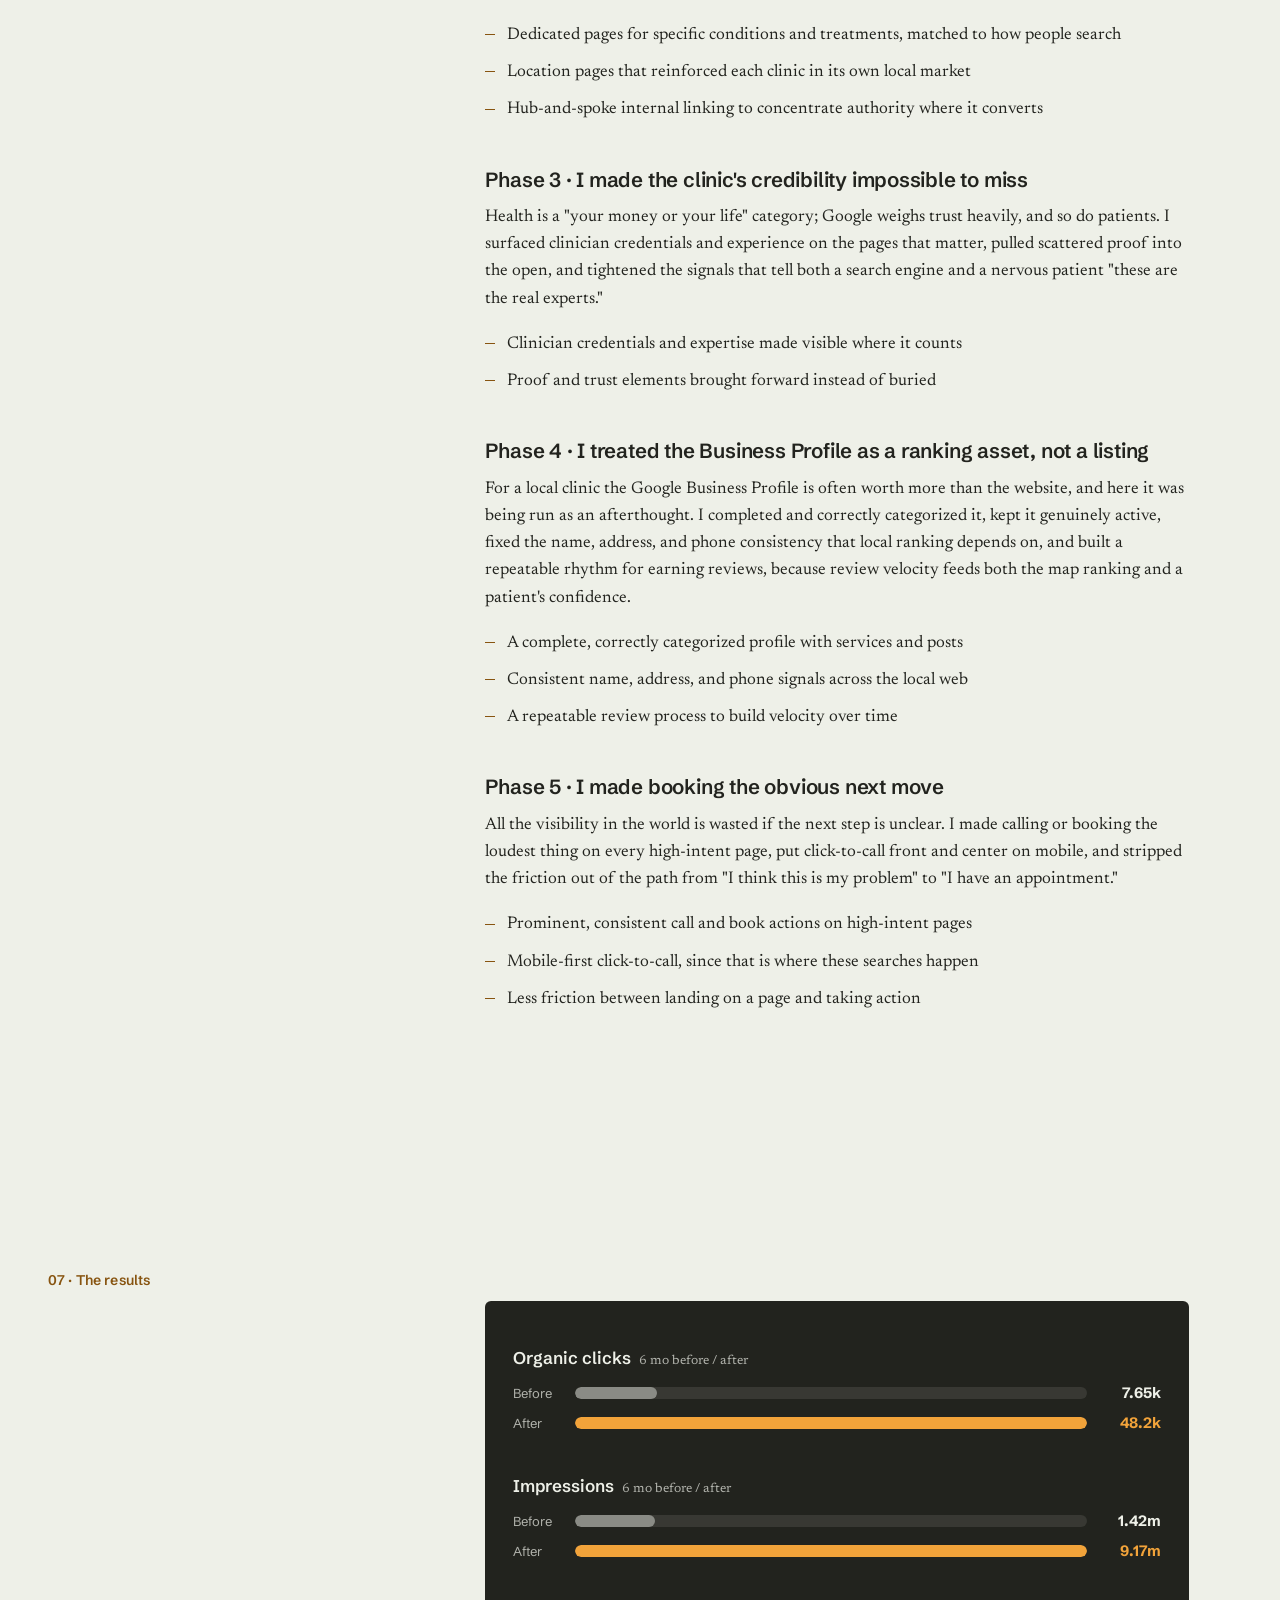
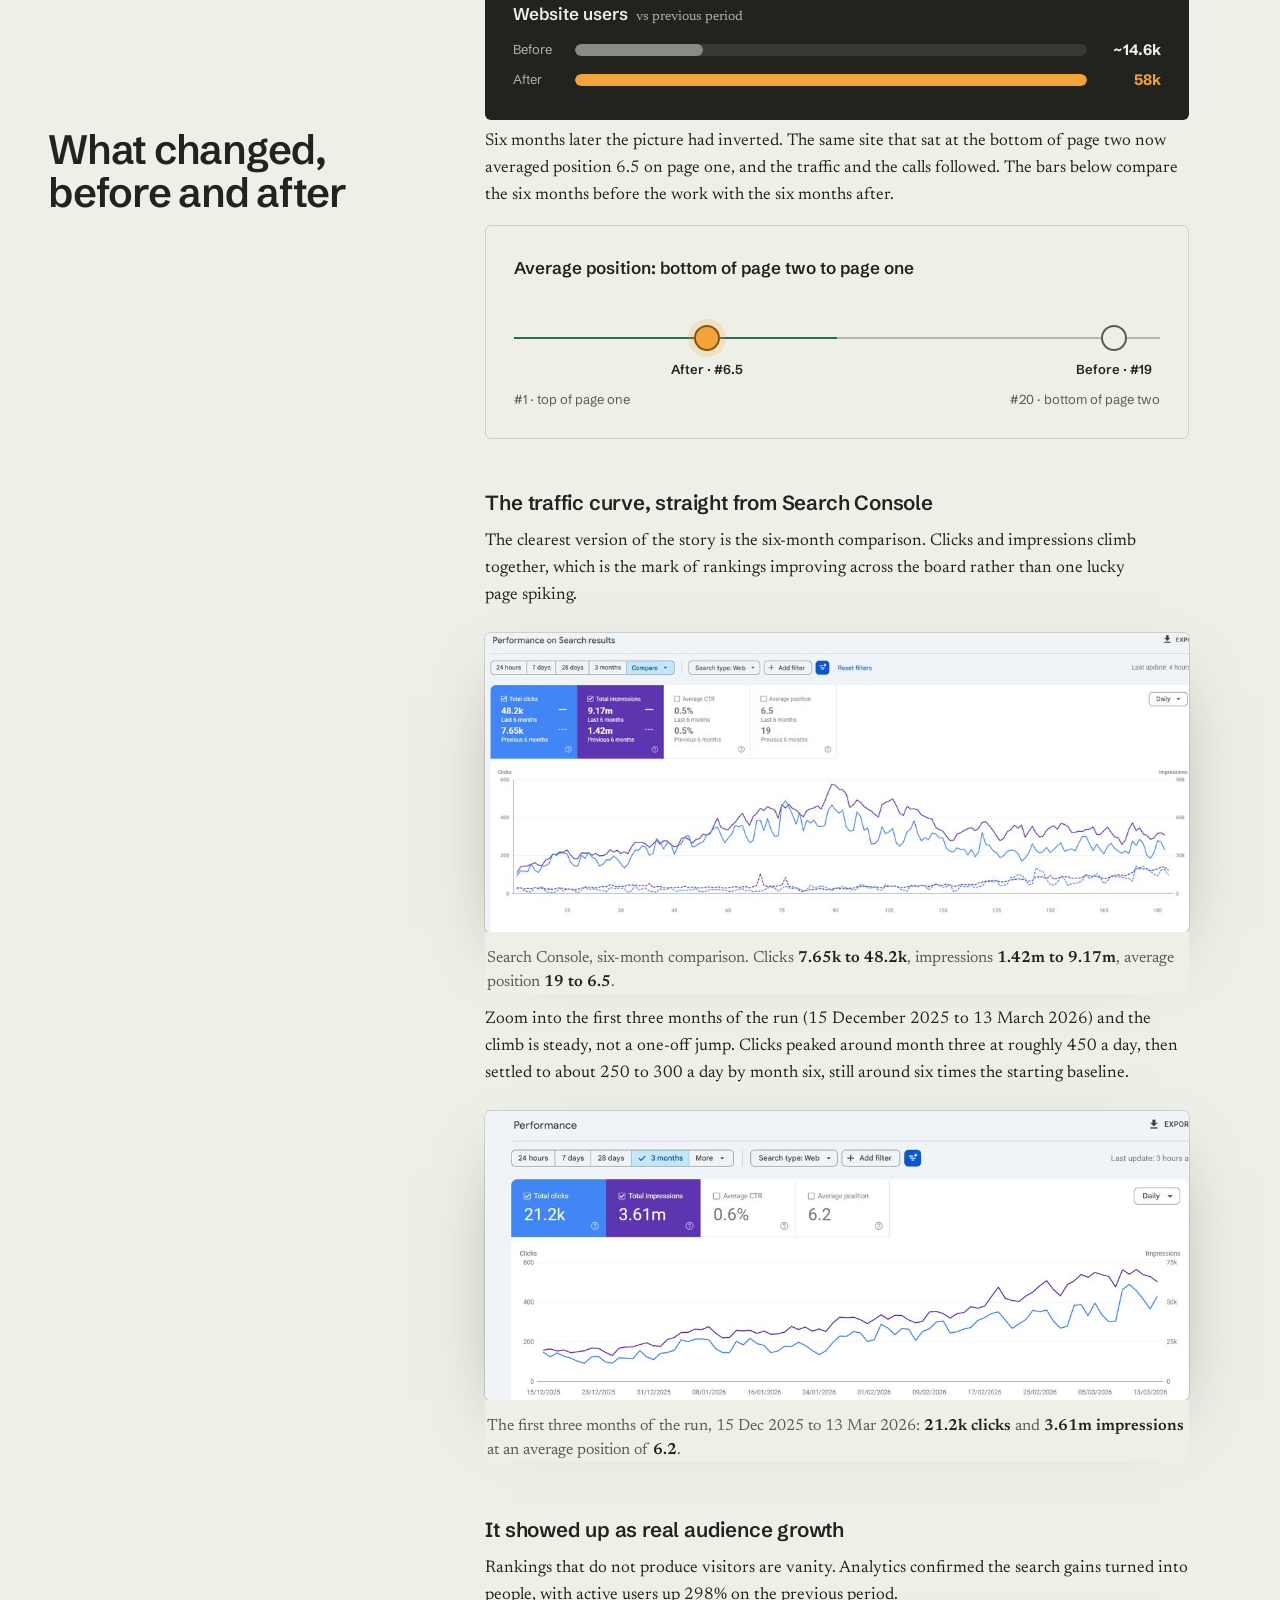
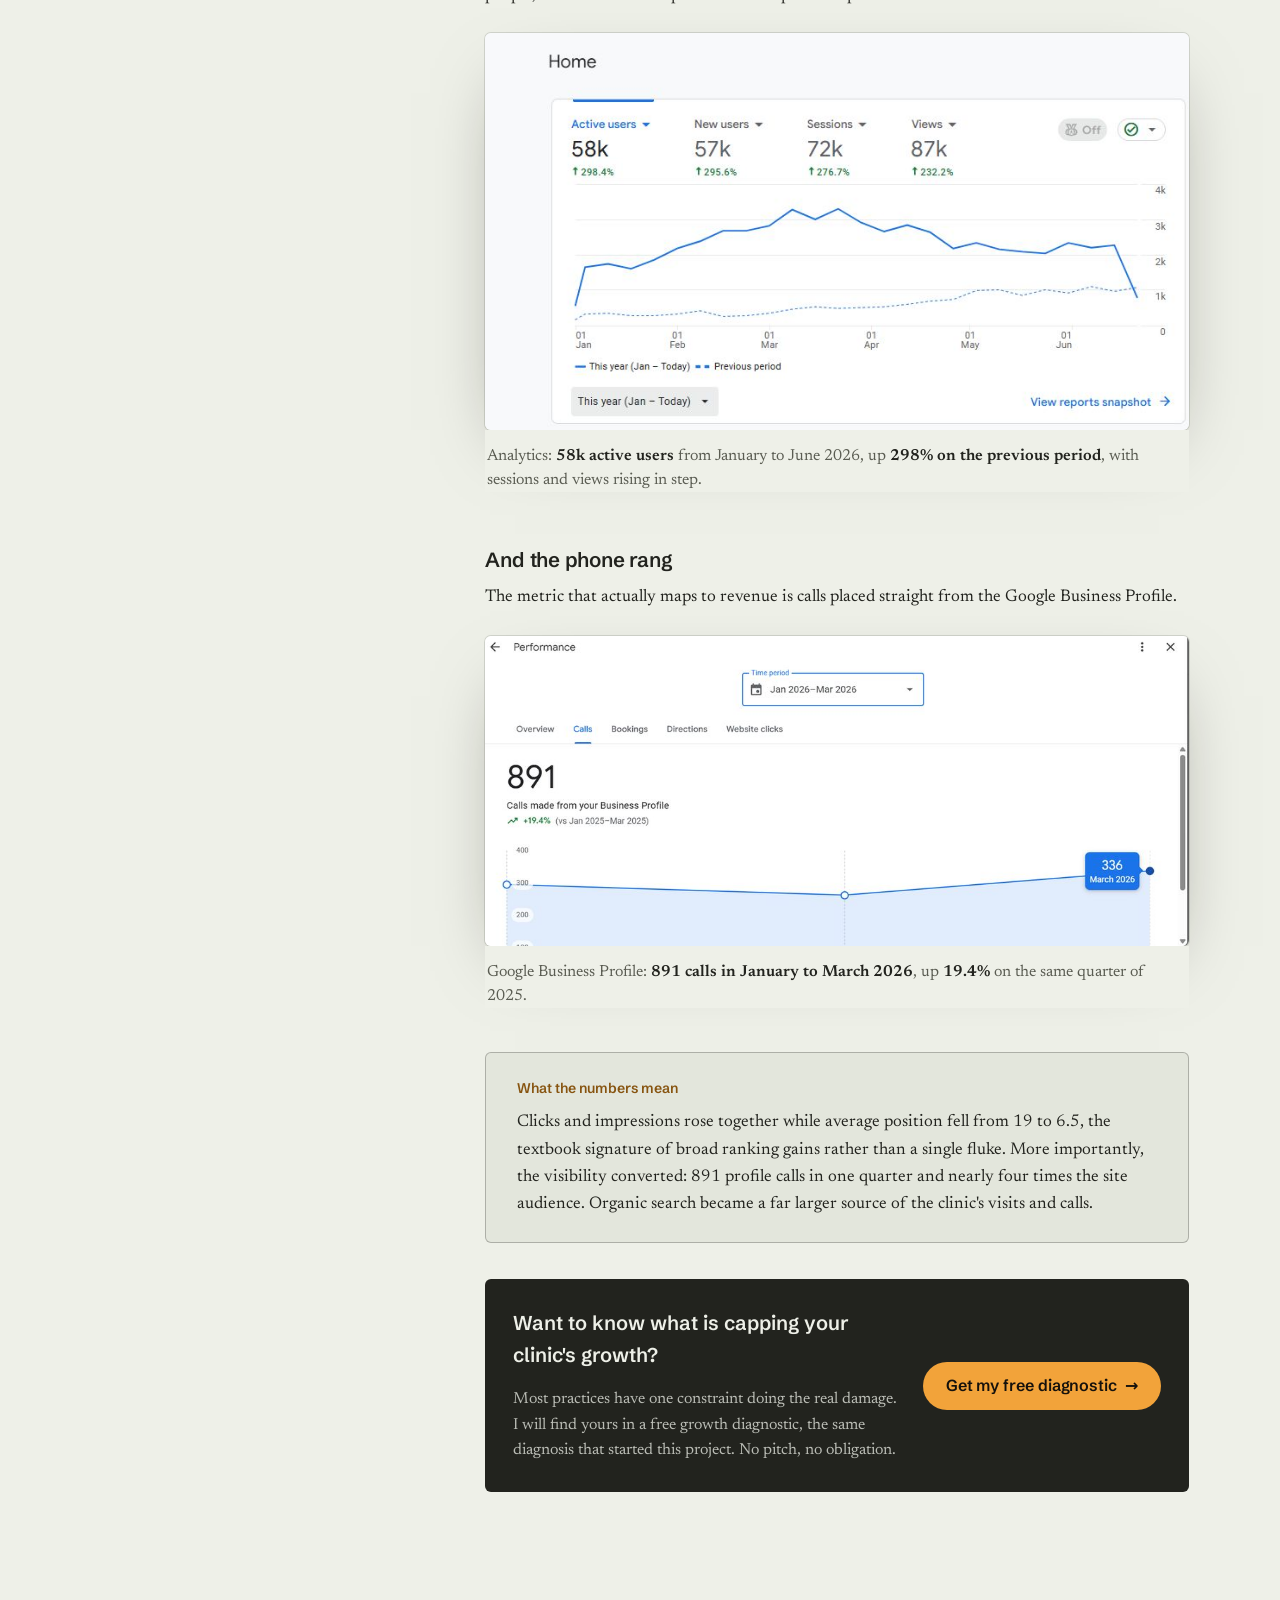
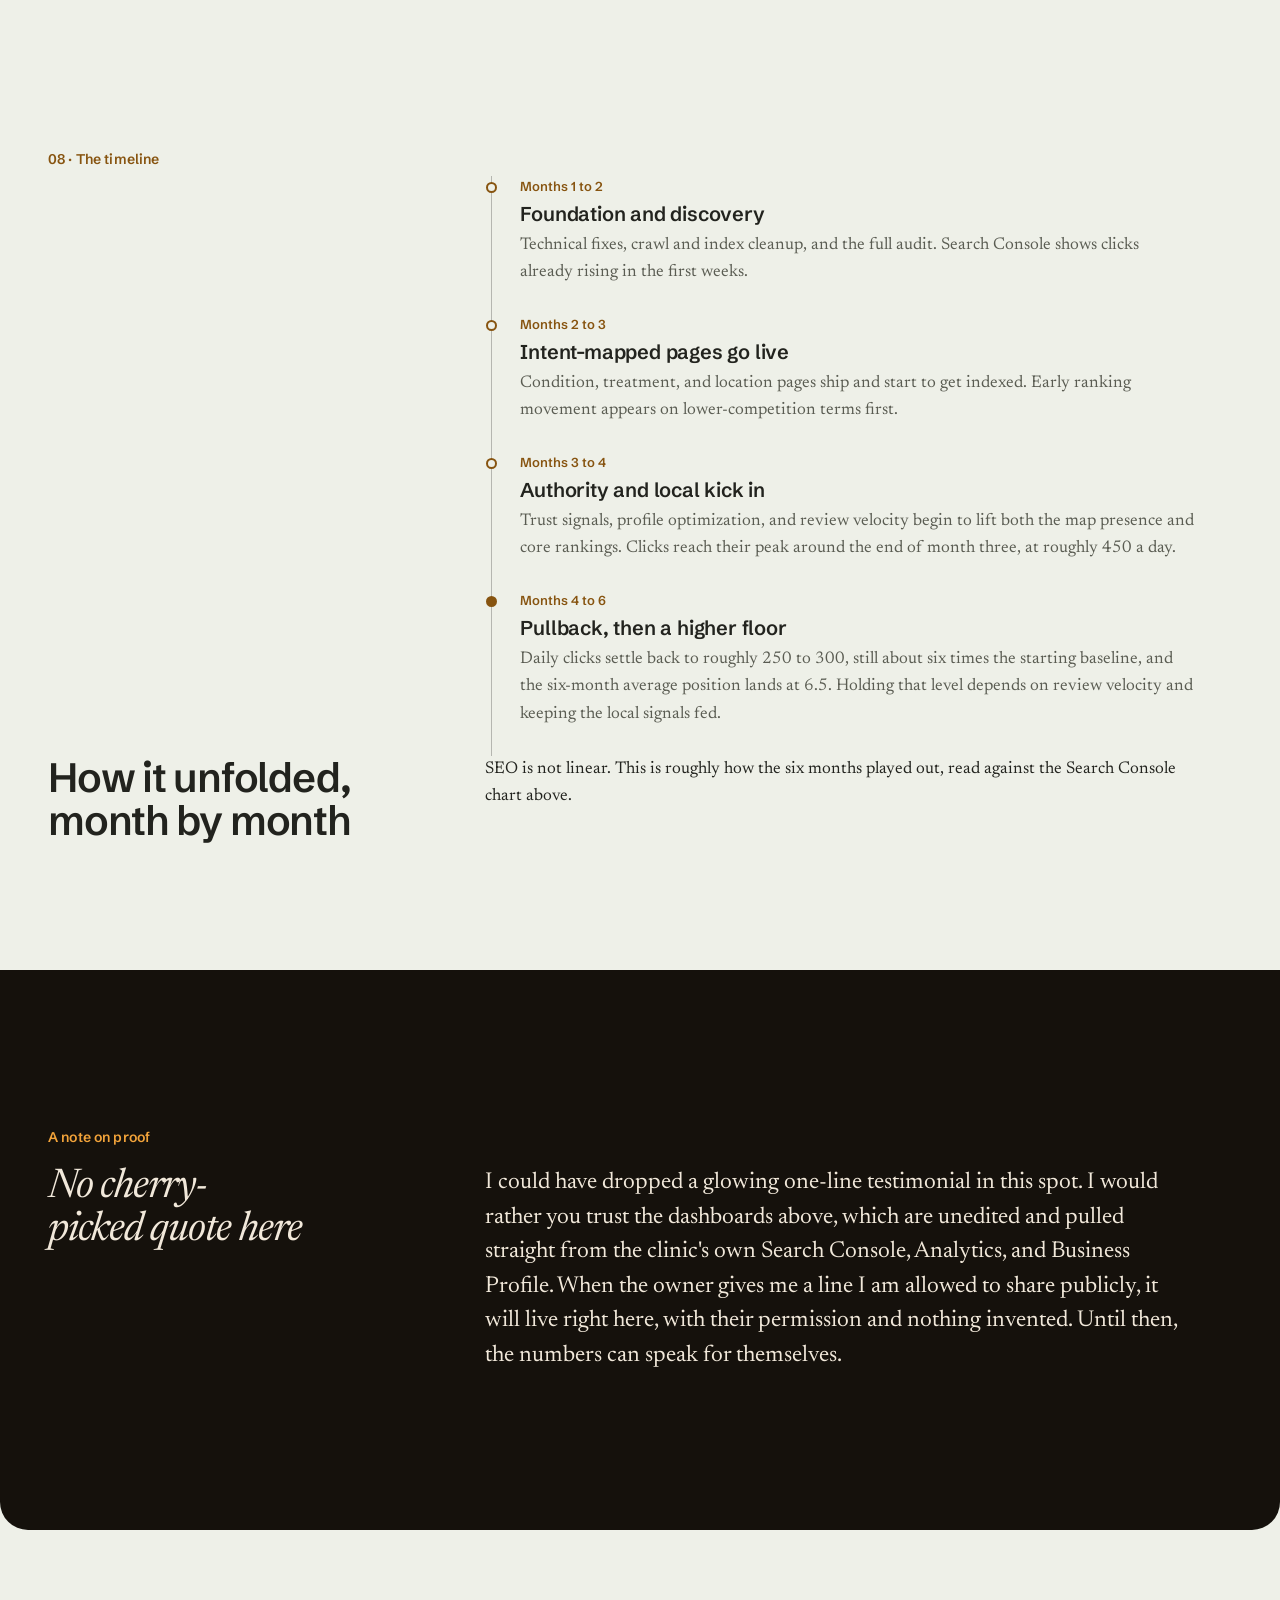
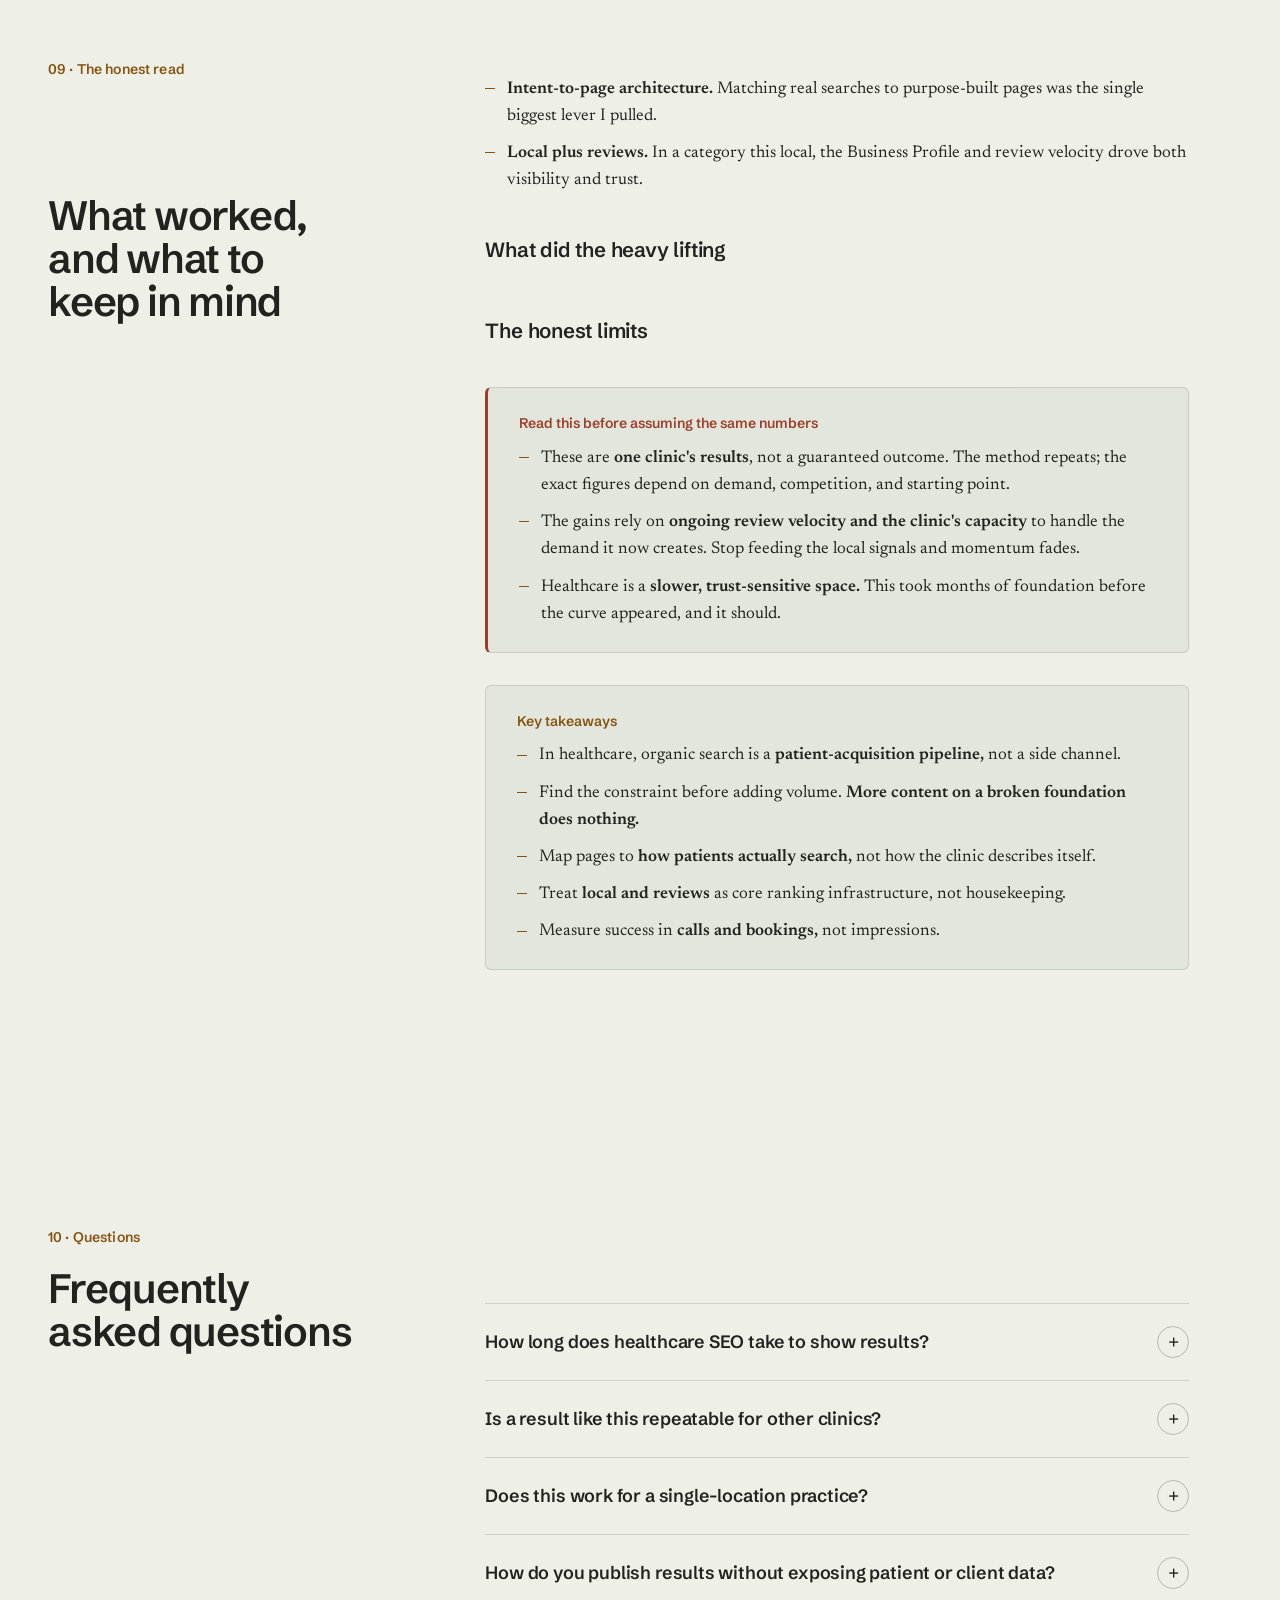
<file: site/case-healthcare-seo.html>
<!DOCTYPE html>
<html lang="en">
<head>
<script>document.documentElement.className+=" js";</script>
<meta charset="UTF-8" />
<meta name="viewport" content="width=device-width, initial-scale=1.0" />
<title>Healthcare SEO Case Study: Page 2 to Page 1 in 6 Months</title>
<link rel="icon" type="image/png" href="assets/img-bf807c6331b0.png">
<link rel="apple-touch-icon" href="apple-touch-icon.png">

<meta name="description" content="How a multi-location allergy clinic went from position 19 to 6.5 and from 7,650 to 48,200 organic clicks in six months. Diagnosis, strategy and limits." />
<meta name="author" content="Muhammad Haseeb Sheikh" />
<meta name="robots" content="index, follow, max-image-preview:large" />
<meta name="theme-color" content="#15110C" />
<link rel="canonical" href="https://muhammadhaseeb.co/case-healthcare-seo" />
<meta property="og:type" content="article" />
<meta property="og:title" content="Healthcare SEO Case Study: Page 2 to Page 1 in 6 Months" />
<meta property="og:description" content="From page two to page one: 7,650 to 48,200 organic clicks in six months, with 891 Business Profile calls in one quarter. The full diagnosis, execution and results." />
<meta property="og:url" content="https://muhammadhaseeb.co/case-healthcare-seo" />
<meta property="og:image" content="https://muhammadhaseeb.co/share.jpg" />
<meta property="og:site_name" content="Haseeb" />
<meta name="twitter:card" content="summary_large_image" />
<meta name="twitter:title" content="Healthcare SEO Case Study: Page 2 to Page 1 in 6 Months" />
<meta name="twitter:image" content="https://muhammadhaseeb.co/share.jpg" />
<script type="application/ld+json">{"@context": "https://schema.org", "@graph": [{"@type": "WebPage", "@id": "https://muhammadhaseeb.co/case-healthcare-seo#webpage", "url": "https://muhammadhaseeb.co/case-healthcare-seo", "name": "Healthcare SEO Case Study: Page 2 to Page 1 in 6 Months", "isPartOf": {"@id": "https://muhammadhaseeb.co/#website"}, "breadcrumb": {"@id": "https://muhammadhaseeb.co/case-healthcare-seo#breadcrumb"}, "speakable": {"@type": "SpeakableSpecification", "cssSelector": [".case-title", ".answer"]}, "inLanguage": "en"}, {"@type": "BreadcrumbList", "@id": "https://muhammadhaseeb.co/case-healthcare-seo#breadcrumb", "itemListElement": [{"@type": "ListItem", "position": 1, "name": "Home", "item": "https://muhammadhaseeb.co/"}, {"@type": "ListItem", "position": 2, "name": "Case studies", "item": "https://muhammadhaseeb.co/cases"}, {"@type": "ListItem", "position": 3, "name": "Healthcare SEO case study"}]}, {"@type": "Article", "@id": "https://muhammadhaseeb.co/case-healthcare-seo#article", "isPartOf": {"@id": "https://muhammadhaseeb.co/case-healthcare-seo#webpage", "name": "Healthcare SEO Case Study: Page 2 to Page 1 in 6 Months"}, "mainEntityOfPage": {"@id": "https://muhammadhaseeb.co/case-healthcare-seo#webpage", "name": "Healthcare SEO Case Study: Page 2 to Page 1 in 6 Months"}, "headline": "How a specialty clinic went from page two to page one in six months", "description": "A first-person healthcare SEO case study by Muhammad Haseeb Sheikh. A multi-location allergy and immunology clinic went from average position 19 to 6.5 and from 7,650 to 48,200 organic clicks over six months, with 891 Business Profile calls in January to March 2026, up 19.4% year on year.", "author": {"@id": "https://muhammadhaseeb.co/#person"}, "publisher": {"@id": "https://muhammadhaseeb.co/#person"}, "datePublished": "2026-05-01", "dateModified": "2026-10-04", "articleSection": "Healthcare SEO case study", "inLanguage": "en", "keywords": "healthcare SEO case study, medical SEO, clinic SEO, local SEO, Google Business Profile, organic growth strategist", "about": [{"@type": "Thing", "name": "Healthcare SEO"}, {"@type": "Thing", "name": "Medical clinic marketing"}, {"@type": "Thing", "name": "Local SEO"}]}, {"@type": "FAQPage", "@id": "https://muhammadhaseeb.co/case-healthcare-seo#faq", "mainEntity": [{"@type": "Question", "name": "How long does healthcare SEO take to show results?", "acceptedAnswer": {"@type": "Answer", "text": "In this engagement, clicks were rising within the first weeks, peaked around month three, and held at about six times the starting baseline through month six. Healthcare is a slower, trust-sensitive space, so timelines depend on the starting point, the competition, and review velocity. Anyone promising page one in a few weeks is selling something else."}}, {"@type": "Question", "name": "Is a result like this repeatable for other clinics?", "acceptedAnswer": {"@type": "Answer", "text": "The method is repeatable; the exact numbers are not a guarantee. The same sequence applies broadly: fix the foundation, map pages to real intent, build authority and local trust, then clear the path to call or book. The size of the gain depends on demand, competition, and how much was broken to begin with."}}, {"@type": "Question", "name": "Does this work for a single-location practice?", "acceptedAnswer": {"@type": "Answer", "text": "Yes. Multiple locations add location pages and profile management, but a single clinic often sees faster, cleaner gains because the local map is simpler. The constraint is usually the same: pages that do not match how patients actually search."}}, {"@type": "Question", "name": "How do you publish results without exposing patient or client data?", "acceptedAnswer": {"@type": "Answer", "text": "No patient data is ever used. The figures come from aggregate Search Console, Analytics, and Business Profile reporting, shared with permission and with account URLs cropped. Nothing here identifies an individual patient."}}, {"@type": "Question", "name": "Is paid search not faster than this?", "acceptedAnswer": {"@type": "Answer", "text": "Paid search buys visibility only while you keep paying; organic builds an asset that keeps returning patients after the work is done. The strongest healthcare growth often runs both, but the compounding, lower-cost channel over time is organic."}}, {"@type": "Question", "name": "How is success measured in a case like this?", "acceptedAnswer": {"@type": "Answer", "text": "By outcomes that map to patients, not vanity metrics: qualified organic clicks, average position for high-intent terms, and real-world actions like calls and bookings from the Business Profile. Impressions matter only as a leading indicator."}}, {"@type": "Question", "name": "How would an engagement like this start?", "acceptedAnswer": {"@type": "Answer", "text": "It starts with a free, short diagnostic of your clinic's single biggest growth constraint, the same diagnosis that began this project. There is no pitch and no obligation; you walk away with a clear read on what to fix first, whether or not we work together. From there, the work follows the same constraint-first sequence you see in this case study."}}]}, {"@type": "Person", "@id": "https://muhammadhaseeb.co/#person", "name": "Muhammad Haseeb Sheikh", "alternateName": "Haseeb", "jobTitle": "Organic Growth Strategist", "url": "https://muhammadhaseeb.co/", "email": "haseeb7665@gmail.com", "sameAs": ["https://www.linkedin.com/in/muhammadhaseebsheikh"], "knowsAbout": ["Search engine optimization", "Healthcare SEO", "Local SEO", "Google Business Profile optimization", "Organic growth strategy"]}]}</script>

<link rel="preload" href="fonts/schibsted-grotesk-latin.woff2" as="font" type="font/woff2" crossorigin>
<link rel="stylesheet" href="css/site.css">
</head>
<body class="pg-case_healthcare_seo">

<a class="skip" href="#case-hero">Skip to content</a>
<div id="progress" aria-hidden="true"></div>

<header id="nav">
  <a href="index.html" class="brand" aria-label="Haseeb, Organic Growth Strategist - home">
    <span class="dot"></span><span>Haseeb</span>
    <span class="chapter" id="navChapter" aria-hidden="true">Case study</span>
  </a>
  <nav class="nav-links" aria-label="Primary">
    <a href="index.html#proof">Proof</a>
    <a href="cases.html">Case studies</a>
    <a href="method.html">Method</a>
    <a href="about.html">About</a>
    <a href="contact.html">Contact</a>
    <a href="diagnostic.html" class="nav-cta">Free diagnostic</a>
  </nav>
  <button id="motionToggle" data-on="true" aria-pressed="false" aria-label="Toggle reduced motion"><span class="led"></span><span id="motionLabel">Motion: on</span></button>
    <button id="burger" aria-label="Open menu" aria-expanded="false" aria-controls="mobileMenu"><i></i><i></i><i></i></button>
</header>
<div id="mobileMenu" role="dialog" aria-modal="true" aria-label="Menu">
  <a href="index.html">Overview</a>
  <a href="index.html#proof">Proof</a>
  <a href="cases.html">Case studies</a>
  <a href="method.html">Method</a>
  <a href="about.html">About</a>
  <a href="contact.html">Contact</a>
  <a href="diagnostic.html">Free diagnostic</a>
</div>

<main class="main" id="top">
<section class="section" id="case-hero" data-scene="0" data-chapter="Case study" data-stage="night">
  <canvas class="gl-stage" aria-hidden="true"></canvas>
  <nav class="cs-breadcrumb" aria-label="Breadcrumb">
    <a href="index.html">Home</a> <span>/</span> <a href="cases.html">Case studies</a> <span>/</span> <a href="cases.html">Healthcare SEO</a> <span>/</span> <span>Specialty clinic</span>
  </nav>
  <span class="cs-cat-tag">Healthcare SEO case study</span>
  <h1 class="case-title">How a specialty clinic went from page two to <em>page one in six months.</em></h1>
    <div class="ai-answer reveal" data-speakable>
    <p class="ai-answer-q">What did Muhammad Haseeb Sheikh do for the clinic in this case study?</p>
    <p class="ai-answer-a">He took a multi-location specialty clinic from the bottom of page two to page one of Google in six months. Organic clicks grew from 7,650 to 48,200 over six months against the previous six, impressions from 1.42 million to 9.17 million, and average position improved from 19 to 6.5. The work followed a constraint-first sequence: technical baseline, pages rebuilt around patient search intent, and strengthened local trust signals. Every figure comes from the client's own Search Console, Analytics and Business Profile, with account URLs cropped.</p>
  </div>
  <p class="case-sub">When this multi-location allergy and immunology clinic came to me, it was sitting at the bottom of page two for the searches its patients actually type. Six months later it averaged position 6.5 on page one, organic clicks had grown more than sixfold, and its Business Profile logged 891 calls in a single quarter, up 19.4% on a year earlier. Here is exactly what I found, what I did, and what it meant for the practice. Every number is real and read from the clinic's own dashboards.</p>
  <div class="byline">
    <img src="assets/img-f12f8c9a94dd.jpg" alt="Muhammad Haseeb Sheikh, Organic Growth Strategist" width="820" height="820"/>
    <div class="bi"><div class="bn">Muhammad Haseeb Sheikh</div><div class="br">Organic Growth Strategist &middot; written from the actual engagement</div></div>
  </div>
  <div class="case-meta">
    <span>Industry <b>Healthcare (allergy &amp; immunology)</b></span>
    <span>Channel <b>Organic search &amp; local</b></span>
    <span>Window <b>~6 months</b></span>
    <span>Read <b>12 min</b></span>
  </div>

  <div class="answer reveal">
    <div class="kl">The short version</div>
    <p>A multi-location allergy and immunology clinic was nearly invisible in Google, ranking around position 19. Over roughly six months I, <strong>Muhammad Haseeb Sheikh</strong>, an organic growth strategist, rebuilt the site around how patients actually search, strengthened its local presence and trust signals, and cleared the path to booking. Organic clicks rose from 7,650 to 48,200, impressions from 1.42 million to 9.17 million, average position improved from 19 to 6.5, website active users rose 298% on the previous period, and the Google Business Profile logged 891 calls in January to March 2026, up 19.4% year on year. Organic search became a far larger source of the clinic's visits and calls.</p>
  </div>

  <div class="kbox result reveal" data-cu>
    <div class="kl">Results at a glance &middot; six months</div>
    <div class="tldr">
      <div class="t"><span class="tv"><span class="cu" data-count="48.2" data-dec="1" data-suffix="k">48.2k</span></span><span class="td">Organic clicks</span><span class="tb">from 7.65k</span></div>
      <div class="t"><span class="tv"><span class="cu" data-count="9.17" data-dec="2" data-suffix="m">9.17m</span></span><span class="td">Impressions</span><span class="tb">from 1.42m</span></div>
      <div class="t"><span class="tv"><span class="cu" data-count="6.5" data-dec="1">6.5</span></span><span class="td">Avg position</span><span class="tb">from 19</span></div>
      <div class="t"><span class="tv"><span class="cu" data-count="298" data-prefix="+" data-suffix="%">+298%</span></span><span class="td">Website users vs prior period</span><span class="tb">58k active</span></div>
      <div class="t"><span class="tv"><span class="cu" data-count="891">891</span></span><span class="td">Profile calls, Q1 2026</span><span class="tb">+19.4%</span></div>
      <div class="t"><span class="tv">6 mo</span><span class="td">Comparison window</span><span class="tb">vs the previous 6</span></div>
    </div>
  </div>

  <nav class="toc reveal" aria-label="In this article">
    <h4>In this article</h4>
    <ol>
      <li><a href="#context">The business and why search matters in healthcare</a></li>
      <li><a href="#problem">What I found at the start</a></li>
      <li><a href="#diagnosis">The five things holding it back</a></li>
      <li><a href="#approach">Why I refused to just publish more</a></li>
      <li><a href="#glossary">The metrics, defined</a></li>
      <li><a href="#execution">Exactly what I did</a></li>
      <li><a href="#results">The results, before and after</a></li>
      <li><a href="#timeline">How it unfolded, month by month</a></li>
      <li><a href="#honest">What worked, and the honest limits</a></li>
      <li><a href="#faq">Frequently asked questions</a></li>
    </ol>
  </nav>
</section>
<nav class="story" aria-label="Case study stages" data-added><div class="story-in"><a href="#context" data-for="challenge"><span class="sn">1</span>Challenge</a><a href="#approach" data-for="approach"><span class="sn">2</span>Approach</a><a href="#execution" data-for="work"><span class="sn">3</span>Work</a><a href="#results" data-for="results"><span class="sn">4</span>Results</a><a href="#voice" data-for="limits"><span class="sn">5</span>Limits</a><span class="story-fill" aria-hidden="true"></span></div></nav>
<section class="section tight prose" id="context" data-scene="3" data-chapter="Context" data-stage="paper" data-story="challenge">
  <p class="eyebrow">01 &middot; The business</p>
  <h2>A specialty clinic in a search-first category</h2>
  <p>The client is a multi-location allergy and immunology clinic. Every figure on this page is pulled straight from its Google Search Console, Analytics, and Business Profile, shared with permission and with account URLs cropped. No patient data is involved.</p>
  <p>Here is the thing about healthcare that I lean on in every engagement: it is almost entirely search-driven. A parent whose child is suddenly covered in hives, an adult who is finally done with months of congestion, someone who just wants to know whether it is an allergy or a cold, they all do the same thing. They open Google and describe what is happening, usually with a local intent right behind it. Whoever shows up at that exact moment, with a page that answers the question and an obvious way to book, wins the patient.</p>
  <p>That is why I treat organic search for a clinic as a patient-acquisition pipeline, not a marketing nicety. When the clinic is invisible at the moment of the search, a competitor becomes the front door instead.</p>
  <div class="kbox">
    <div class="kl">Why healthcare SEO behaves differently</div>
    <ul>
      <li><strong>Intent is unusually high.</strong> People rarely search a condition casually; they are looking for help now.</li>
      <li><strong>It is local by default.</strong> Most searches carry a "near me" or city intent, so the map and the Business Profile matter as much as the website.</li>
      <li><strong>Trust is load-bearing.</strong> Google treats health as a "your money or your life" topic, so credibility, credentials, and reviews carry real ranking and conversion weight.</li>
      <li><strong>The conversion is a call or a booking,</strong> not an add-to-cart, so success has to be measured in real-world actions.</li>
    </ul>
  </div>
</section>
<section class="section tight prose" id="problem" data-scene="3" data-chapter="The problem" data-stage="paper" data-story="challenge">
  <p class="eyebrow">02 &middot; The starting point</p>
  <h2>What I found: invisible exactly where it counted</h2>
  <p>The first number that jumped out at me was the ratio. The site was being shown 1.42 million times but earning only about 7,650 clicks. That gap told me two things at once: the clinic was ranking too low to be chosen, and the few results that did appear did not look like the answer. Average position sat near 19, the bottom of page two, where almost nobody scrolls.</p>
  <p>The traffic that did arrive had nowhere obvious to go. Condition and service pages did not lead anywhere; there was no consistent, prominent way to call or book, especially on a phone, which is where most of these searches happen. The clinic was losing patients it could not even see it was losing.</p>
  <div class="kbox">
    <div class="kl">The constraint I identified</div>
    <p>One thing was capping everything: an <strong>intent mismatch sitting on top of weak technical and local foundations</strong>. The pages did not match how patients search, and the trust and booking signals were thin at the exact second a patient decides whether to call. Fix that, in the right order, and everything else moves.</p>
  </div>
</section>
<section class="section tight prose" id="diagnosis" data-scene="4" data-chapter="Diagnosis" data-stage="paper" data-story="challenge">
  <p class="eyebrow">03 &middot; The diagnosis</p>
  <h2>The five things I found holding it back</h2>
  <p>A constraint is rarely one broken thing. It is usually one primary bottleneck with a few reinforcing it. Here is what my audit surfaced, in the order I chose to attack it.</p>
  <div class="factors">
    <div class="factor"><div class="fn">1</div><div><h3>A shaky technical foundation</h3><p>Pages that should have been ranking were slow, awkwardly structured, or not being crawled and indexed cleanly. Before content can compete, Google has to be able to reach it, understand it, and trust it enough to show it. That base was not solid, so nothing built on top of it could hold.</p></div></div>
    <div class="factor"><div class="fn">2</div><div><h3>Content written for the clinic, not the patient</h3><p>The site was organized around the practice's internal service menu. But patients do not search service names; they search symptoms, conditions, and questions. Whole categories of high-intent searches had no page that genuinely matched them, so Google had nothing relevant to rank. This was the big one.</p></div></div>
    <div class="factor"><div class="fn">3</div><div><h3>Thin authority and trust signals</h3><p>In a health category, credibility is part of the ranking equation. Clinician credentials were buried, proof was scattered, and the site did little to demonstrate the experience and expertise that both Google and a nervous patient look for before trusting a provider.</p></div></div>
    <div class="factor"><div class="fn">4</div><div><h3>An underused local presence</h3><p>The Google Business Profile, the single most important local asset a clinic has, was incomplete and run as an afterthought. Categories, services, posts, and review velocity were all leaving visibility on the table, and the location pages did nothing to reinforce the map.</p></div></div>
    <div class="factor"><div class="fn">5</div><div><h3>A leaky conversion path</h3><p>Even when a patient landed on the right page, the next step was unclear. Calling or booking was not the obvious, friction-free action it needed to be, especially on mobile. Hard-won visibility was draining away at the very last step.</p></div></div>
  </div>
  <div class="kbox">
    <div class="kl">In one line</div>
    <p>The demand was already there and already searching. The clinic simply was not <strong>findable, convincing, or easy to act on</strong> at the moment that demand appeared.</p>
  </div>
</section>
<section class="section tight prose" id="approach" data-scene="5" data-chapter="My approach" data-stage="paper" data-story="approach">
  <p class="eyebrow">04 &middot; How I work</p>
  <h2>Why I refused to "just publish more content"</h2>
  <p>This is where most clinics get sold the wrong thing. They are told to buy blog posts, ten a month, on topics no patient ever searches for. I have watched practices spend a year and a real budget on content that never moved a single appointment.</p>
  <p>So I did the opposite. I did not write one word of new content until the foundation could carry it. My rule is simple: find the one constraint doing the most damage, fix it, and only then move to the next thing it frees up. On this project that meant resisting the urge to "add more" and rebuilding the structure first.</p>
  <div class="kbox">
    <div class="kl">My sequence</div>
    <p>Foundation first, then <strong>pages built around real patient intent</strong>, then <strong>authority and local trust</strong>, then a <strong>frictionless path to call or book</strong>. Each stage makes the next one pay off. Skip the order and you waste the spend. The full sequence is written out in the <a href="method.html">constraint-first SEO method</a>.</p>
  </div>
</section>
<section class="section tight prose" id="glossary" data-scene="5" data-chapter="Glossary" data-stage="paper" data-story="approach">
  <p class="eyebrow">05 &middot; The metrics, defined</p>
  <h2>So the results below read clearly</h2>
  <p>The numbers come from three tools. If any of these terms are unfamiliar, this is all you need to follow the story.</p>
  <div class="gloss">
    <div class="g"><div class="gt">Impressions</div><div class="gd">How often the site appeared in search results. A leading indicator of visibility, not yet of traffic.</div></div>
    <div class="g"><div class="gt">Clicks</div><div class="gd">How often people actually chose the result and visited the site. This is real organic traffic.</div></div>
    <div class="g"><div class="gt">Average position</div><div class="gd">The site's average ranking across all queries. Lower is better; position 1 is the top of page one, 11 to 20 is page two.</div></div>
    <div class="g"><div class="gt">CTR (click-through rate)</div><div class="gd">Clicks divided by impressions. It rises when the result ranks higher and looks like the right answer.</div></div>
    <div class="g"><div class="gt">Users &amp; sessions</div><div class="gd">From Analytics: distinct people and visits to the site, a check that search growth shows up as real audience growth.</div></div>
    <div class="g"><div class="gt">Business Profile calls</div><div class="gd">Calls placed directly from the Google Business Profile on the map and in local results.</div></div>
  </div>
</section>
<section class="section tight prose" id="execution" data-scene="8" data-chapter="Execution" data-stage="paper" data-story="work">
  <p class="eyebrow">06 &middot; The execution</p>
  <h2>Exactly what I did</h2>
  <p>Five phases. The first ran before everything else; the rest overlapped once the base was solid.</p>

  <h3>Phase 1 &middot; I fixed the plumbing first</h3>
  <p>Before content can compete, Google has to be able to reach it, read it, and trust it. I cleared the crawl and indexing issues that were keeping good pages out of the results, fixed the speed and stability problems that hurt most on mobile, simplified the site structure, and added the structured data a medical site should have, so search engines understood exactly what each page was.</p>
  <ul class="bul"><li>Crawl and index hygiene, so high-value pages were actually eligible to rank</li><li>Speed and stability work, especially on mobile</li><li>A clear, logical structure with deliberate internal linking</li><li>Medical and FAQ structured data so search engines could parse the pages</li></ul>

  <h3>Phase 2 &middot; I rebuilt the site around how patients search, not how the clinic talks</h3>
  <p>This is the phase that moved the needle most, and the one almost everyone gets wrong. The old site was organized around the clinic's service menu. But patients do not search service names. They search symptoms, conditions, and questions: the specific reaction, the specific condition, "is this an allergy or a cold," a treatment plus a place. So I threw out the brochure structure and built a dedicated page for each real search intent, condition pages, treatment pages, and location pages, each one engineered to be the single best answer to one query, with its own obvious next step. Then I wired them together hub-and-spoke so authority flowed to the pages that actually book patients.</p>
  <ul class="bul"><li>Dedicated pages for specific conditions and treatments, matched to how people search</li><li>Location pages that reinforced each clinic in its own local market</li><li>Hub-and-spoke internal linking to concentrate authority where it converts</li></ul>

  <h3>Phase 3 &middot; I made the clinic's credibility impossible to miss</h3>
  <p>Health is a "your money or your life" category; Google weighs trust heavily, and so do patients. I surfaced clinician credentials and experience on the pages that matter, pulled scattered proof into the open, and tightened the signals that tell both a search engine and a nervous patient "these are the real experts."</p>
  <ul class="bul"><li>Clinician credentials and expertise made visible where it counts</li><li>Proof and trust elements brought forward instead of buried</li></ul>

  <h3>Phase 4 &middot; I treated the Business Profile as a ranking asset, not a listing</h3>
  <p>For a local clinic the Google Business Profile is often worth more than the website, and here it was being run as an afterthought. I completed and correctly categorized it, kept it genuinely active, fixed the name, address, and phone consistency that local ranking depends on, and built a repeatable rhythm for earning reviews, because review velocity feeds both the map ranking and a patient's confidence.</p>
  <ul class="bul"><li>A complete, correctly categorized profile with services and posts</li><li>Consistent name, address, and phone signals across the local web</li><li>A repeatable review process to build velocity over time</li></ul>

  <h3>Phase 5 &middot; I made booking the obvious next move</h3>
  <p>All the visibility in the world is wasted if the next step is unclear. I made calling or booking the loudest thing on every high-intent page, put click-to-call front and center on mobile, and stripped the friction out of the path from "I think this is my problem" to "I have an appointment."</p>
  <ul class="bul"><li>Prominent, consistent call and book actions on high-intent pages</li><li>Mobile-first click-to-call, since that is where these searches happen</li><li>Less friction between landing on a page and taking action</li></ul>
</section>
<section class="section tight prose" id="results" data-scene="7" data-chapter="Results" data-stage="paper" data-story="results">
  <p class="eyebrow">07 &middot; The results</p>
  <h2>What changed, before and after</h2>
  <p>Six months later the picture had inverted. The same site that sat at the bottom of page two now averaged position 6.5 on page one, and the traffic and the calls followed. The bars below compare the six months before the work with the six months after.</p>

  <div class="results-band reveal">
    <div class="ba-row">
      <div class="ba-label">Organic clicks<span class="sub">6 mo before / after</span></div>
      <div class="ba-bars">
        <div class="ba-bar before"><span class="tag">Before</span><span class="track"><span class="fill" data-w="16%"></span></span><span class="num">7.65k</span></div>
        <div class="ba-bar after"><span class="tag">After</span><span class="track"><span class="fill" data-w="100%"></span></span><span class="num">48.2k</span></div>
      </div>
    </div>
    <div class="ba-row">
      <div class="ba-label">Impressions<span class="sub">6 mo before / after</span></div>
      <div class="ba-bars">
        <div class="ba-bar before"><span class="tag">Before</span><span class="track"><span class="fill" data-w="15.5%"></span></span><span class="num">1.42m</span></div>
        <div class="ba-bar after"><span class="tag">After</span><span class="track"><span class="fill" data-w="100%"></span></span><span class="num">9.17m</span></div>
      </div>
    </div>
    <div class="ba-row">
      <div class="ba-label">Website users<span class="sub">vs previous period</span></div>
      <div class="ba-bars">
        <div class="ba-bar before"><span class="tag">Before</span><span class="track"><span class="fill" data-w="25%"></span></span><span class="num">~14.6k</span></div>
        <div class="ba-bar after"><span class="tag">After</span><span class="track"><span class="fill" data-w="100%"></span></span><span class="num">58k</span></div>
      </div>
    </div>
  </div>

  <div class="pos-viz reveal">
    <div class="pt">Average position: bottom of page two to page one</div>
    <div class="pos-scale">
      <div class="pos-track"></div>
      <div class="pos-pt b" style="left:92.9%"><div class="dot"></div><div class="lab">Before &middot; #19</div></div>
      <div class="pos-pt a" style="left:29.8%"><div class="dot"></div><div class="lab">After &middot; #6.5</div></div>
    </div>
    <div class="pos-ends"><span>#1 &middot; top of page one</span><span>#20 &middot; bottom of page two</span></div>
  </div>

  <h3>The traffic curve, straight from Search Console</h3>
  <p>The clearest version of the story is the six-month comparison. Clicks and impressions climb together, which is the mark of rankings improving across the board rather than one lucky page spiking.</p>
  <figure data-tilt class="dash"><img src="assets/img-d5c35ad67c9b.jpg" alt="Search Console six-month comparison showing clicks and impressions rising sharply" loading="lazy" width="1000" height="424"/><figcaption>Search Console, six-month comparison. Clicks <b>7.65k to 48.2k</b>, impressions <b>1.42m to 9.17m</b>, average position <b>19 to 6.5</b>.</figcaption></figure>

  <p>Zoom into the first three months of the run (15 December 2025 to 13 March 2026) and the climb is steady, not a one-off jump. Clicks peaked around month three at roughly 450 a day, then settled to about 250 to 300 a day by month six, still around six times the starting baseline.</p>
  <figure data-tilt class="dash"><img src="assets/img-c512a6606a0c.jpg" alt="Google Search Console, 15 December 2025 to 13 March 2026: 21.2k clicks, 3.61m impressions, average position 6.2" loading="lazy" width="1120" height="460"/><figcaption>The first three months of the run, 15 Dec 2025 to 13 Mar 2026: <b>21.2k clicks</b> and <b>3.61m impressions</b> at an average position of <b>6.2</b>.</figcaption></figure>

  <h3>It showed up as real audience growth</h3>
  <p>Rankings that do not produce visitors are vanity. Analytics confirmed the search gains turned into people, with active users up 298% on the previous period.</p>
  <figure data-tilt class="dash"><img src="assets/img-285535b010dd.jpg" alt="Google Analytics 4: 58k active users January to June 2026, up 298 percent on the previous period" loading="lazy" width="817" height="460"/><figcaption>Analytics: <b>58k active users</b> from January to June 2026, up <b>298% on the previous period</b>, with sessions and views rising in step.</figcaption></figure>

  <h3>And the phone rang</h3>
  <p>The metric that actually maps to revenue is calls placed straight from the Google Business Profile.</p>
  <figure data-tilt class="dash"><img src="assets/img-1e4ef3b287bf.jpg" alt="Google Business Profile: 891 calls January to March 2026, up 19.4 percent on January to March 2025" loading="lazy" width="1000" height="441"/><figcaption>Google Business Profile: <b>891 calls in January to March 2026</b>, up <b>19.4%</b> on the same quarter of 2025.</figcaption></figure>

  <div class="kbox result">
    <div class="kl">What the numbers mean</div>
    <p>Clicks and impressions rose together while average position fell from 19 to 6.5, the textbook signature of broad ranking gains rather than a single fluke. More importantly, the visibility converted: 891 profile calls in one quarter and nearly four times the site audience. Organic search became a far larger source of the clinic's visits and calls.</p>
  </div>

  <div class="midcta reveal">
    <div class="mc-l">
      <p class="mt">Want to know what is capping your clinic's growth?</p>
      <p class="ms">Most practices have one constraint doing the real damage. I will find yours in a free growth diagnostic, the same diagnosis that started this project. No pitch, no obligation.</p>
    </div>
    <a href="diagnostic.html" class="btn btn-primary">Get my free diagnostic <span class="arr">&rarr;</span></a>
  </div>

</section>
<section class="section tight prose" id="timeline" data-scene="8" data-chapter="Timeline" data-stage="paper" data-story="results">
  <p class="eyebrow">08 &middot; The timeline</p>
  <h2>How it unfolded, month by month</h2>
  <p>SEO is not linear. This is roughly how the six months played out, read against the Search Console chart above.</p>
  <div class="timeline">
    <div class="tl-item"><div class="tlm">Months 1 to 2</div><h4>Foundation and discovery</h4><p>Technical fixes, crawl and index cleanup, and the full audit. Search Console shows clicks already rising in the first weeks.</p></div>
    <div class="tl-item"><div class="tlm">Months 2 to 3</div><h4>Intent-mapped pages go live</h4><p>Condition, treatment, and location pages ship and start to get indexed. Early ranking movement appears on lower-competition terms first.</p></div>
    <div class="tl-item"><div class="tlm">Months 3 to 4</div><h4>Authority and local kick in</h4><p>Trust signals, profile optimization, and review velocity begin to lift both the map presence and core rankings. Clicks reach their peak around the end of month three, at roughly 450 a day.</p></div>
    <div class="tl-item"><div class="tlm">Months 4 to 6</div><h4>Pullback, then a higher floor</h4><p>Daily clicks settle back to roughly 250 to 300, still about six times the starting baseline, and the six-month average position lands at 6.5. Holding that level depends on review velocity and keeping the local signals fed.</p></div>
  </div>
</section>
<section class="section tight prose" id="voice" data-scene="11" data-chapter="On proof" data-stage="night" data-story="limits">
  <p class="eyebrow">A note on proof</p>
  <h2>No cherry-picked quote here</h2>
  <p>I could have dropped a glowing one-line testimonial in this spot. I would rather you trust the dashboards above, which are unedited and pulled straight from the clinic's own Search Console, Analytics, and Business Profile. When the owner gives me a line I am allowed to share publicly, it will live right here, with their permission and nothing invented. Until then, the numbers can speak for themselves.</p>
</section>
<section class="section tight prose" id="honest" data-scene="11" data-chapter="Honest read" data-stage="paper" data-story="limits">
  <p class="eyebrow">09 &middot; The honest read</p>
  <h2>What worked, and what to keep in mind</h2>
  <h3>What did the heavy lifting</h3>
  <ul class="bul"><li><strong>Intent-to-page architecture.</strong> Matching real searches to purpose-built pages was the single biggest lever I pulled.</li><li><strong>Local plus reviews.</strong> In a category this local, the Business Profile and review velocity drove both visibility and trust.</li></ul>
  <h3>The honest limits</h3>
  <div class="kbox limit">
    <div class="kl">Read this before assuming the same numbers</div>
    <ul>
      <li>These are <strong>one clinic's results</strong>, not a guaranteed outcome. The method repeats; the exact figures depend on demand, competition, and starting point.</li>
      <li>The gains rely on <strong>ongoing review velocity and the clinic's capacity</strong> to handle the demand it now creates. Stop feeding the local signals and momentum fades.</li>
      <li>Healthcare is a <strong>slower, trust-sensitive space.</strong> This took months of foundation before the curve appeared, and it should.</li>
    </ul>
  </div>
  <div class="kbox">
    <div class="kl">Key takeaways</div>
    <ul>
      <li>In healthcare, organic search is a <strong>patient-acquisition pipeline,</strong> not a side channel.</li>
      <li>Find the constraint before adding volume. <strong>More content on a broken foundation does nothing.</strong></li>
      <li>Map pages to <strong>how patients actually search,</strong> not how the clinic describes itself.</li>
      <li>Treat <strong>local and reviews</strong> as core ranking infrastructure, not housekeeping.</li>
      <li>Measure success in <strong>calls and bookings,</strong> not impressions.</li>
    </ul>
  </div>
</section>
<section class="section tight prose" id="faq" data-scene="11" data-chapter="FAQ" data-stage="paper">
  <p class="eyebrow">10 &middot; Questions</p>
  <h2>Frequently asked questions</h2>
  <div class="faq"><details><summary>How long does healthcare SEO take to show results?<span class="pl">+</span></summary><div class="fa">In this engagement, clicks were rising within the first weeks, peaked around month three, and held at about six times the starting baseline through month six. Healthcare is a slower, trust-sensitive space, so timelines depend on the starting point, the competition, and review velocity. Anyone promising page one in a few weeks is selling something else.</div></details><details><summary>Is a result like this repeatable for other clinics?<span class="pl">+</span></summary><div class="fa">The method is repeatable; the exact numbers are not a guarantee. The same sequence applies broadly: fix the foundation, map pages to real intent, build authority and local trust, then clear the path to call or book. The size of the gain depends on demand, competition, and how much was broken to begin with.</div></details><details><summary>Does this work for a single-location practice?<span class="pl">+</span></summary><div class="fa">Yes. Multiple locations add location pages and profile management, but a single clinic often sees faster, cleaner gains because the local map is simpler. The constraint is usually the same: pages that do not match how patients actually search.</div></details><details><summary>How do you publish results without exposing patient or client data?<span class="pl">+</span></summary><div class="fa">No patient data is ever used. The figures come from aggregate Search Console, Analytics, and Business Profile reporting, shared with permission and with account URLs cropped. Nothing here identifies an individual patient.</div></details><details><summary>Is paid search not faster than this?<span class="pl">+</span></summary><div class="fa">Paid search buys visibility only while you keep paying; organic builds an asset that keeps returning patients after the work is done. The strongest healthcare growth often runs both, but the compounding, lower-cost channel over time is organic.</div></details><details><summary>How is success measured in a case like this?<span class="pl">+</span></summary><div class="fa">By outcomes that map to patients, not vanity metrics: qualified organic clicks, average position for high-intent terms, and real-world actions like calls and bookings from the Business Profile. Impressions matter only as a leading indicator.</div></details><details><summary>How would an engagement like this start?<span class="pl">+</span></summary><div class="fa">It starts with a free, short diagnostic of your clinic's single biggest growth constraint, the same diagnosis that began this project. There is no pitch and no obligation; you walk away with a clear read on what to fix first, whether or not we work together. From there, the work follows the same constraint-first sequence you see in this case study.</div></details></div>
</section>
<section class="section" id="case-cta" data-scene="12" data-chapter="Start" data-stage="night">
  <div class="m-cta reveal">
    <h2>Let me find what is capping your clinic's growth.</h2>
    <p>I will give you a free growth diagnostic of the single biggest constraint holding your organic growth back, the same diagnosis that started this case study. No pitch, no obligation, just a clear read on what to fix first.</p>
    <div class="assure"><span>Free</span><span>No card</span><span>Reply in 2 business days</span><span>Findings are yours to keep</span></div>
      <div class="cta-row">
      <a href="diagnostic.html" class="btn btn-primary">Get my free diagnostic <span class="arr">&rarr;</span></a>
      <a href="cases.html" class="btn btn-ghost">See other case studies</a>
    </div>
  </div>
</section>
</main>

<footer>
  <span class="fbrand">Haseeb &middot; Organic Growth Strategist</span>
  <a class="fmail" href="mailto:haseeb7665@gmail.com">haseeb7665@gmail.com</a>
    <a href="privacy.html">Privacy</a>
    <a href="partners.html">For agencies</a>
    <a href="https://www.linkedin.com/in/muhammadhaseebsheikh" target="_blank" rel="noopener">LinkedIn</a>
  <small>&copy; 2026 Muhammad Haseeb Sheikh &middot; Diagnose &middot; Fix &middot; Measure</small>
</footer>



<script src="js/site.js" defer></script>
<script src="js/stage.js" defer></script>
</body>
</html>
</file>
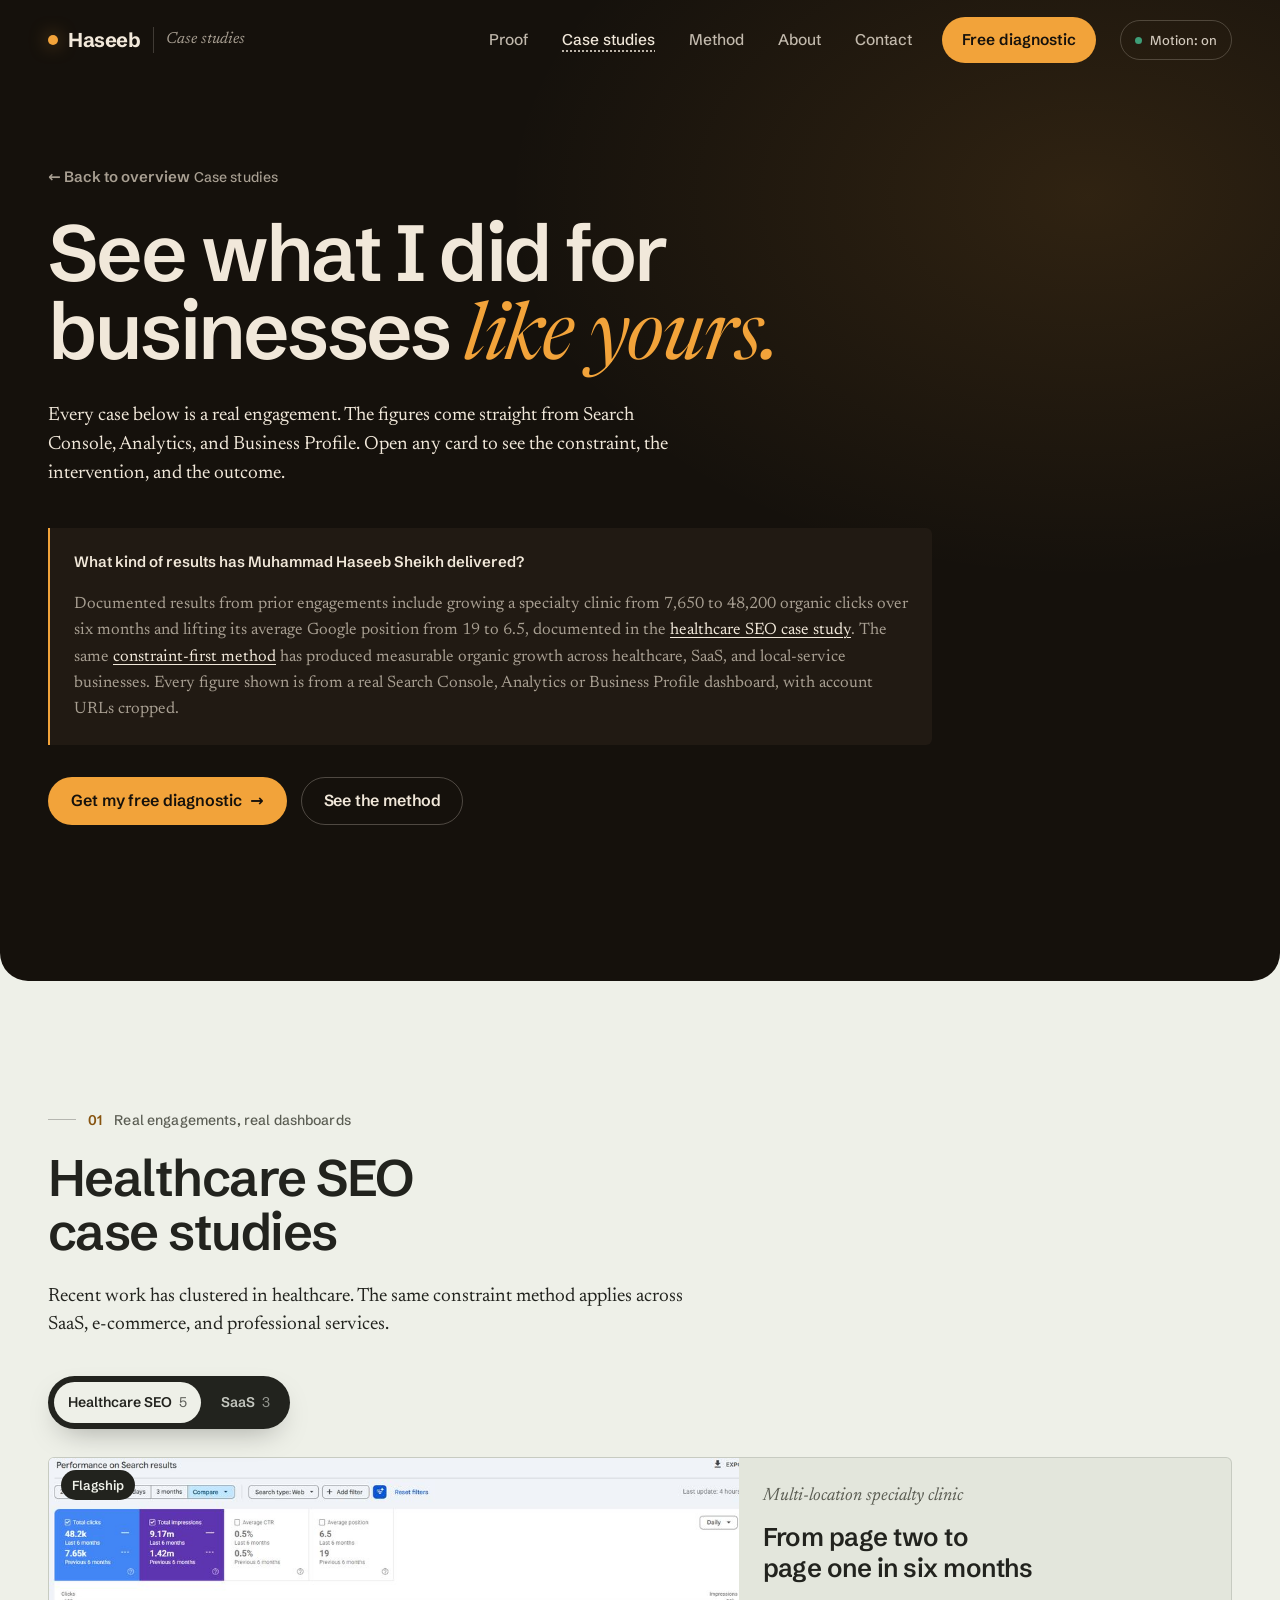
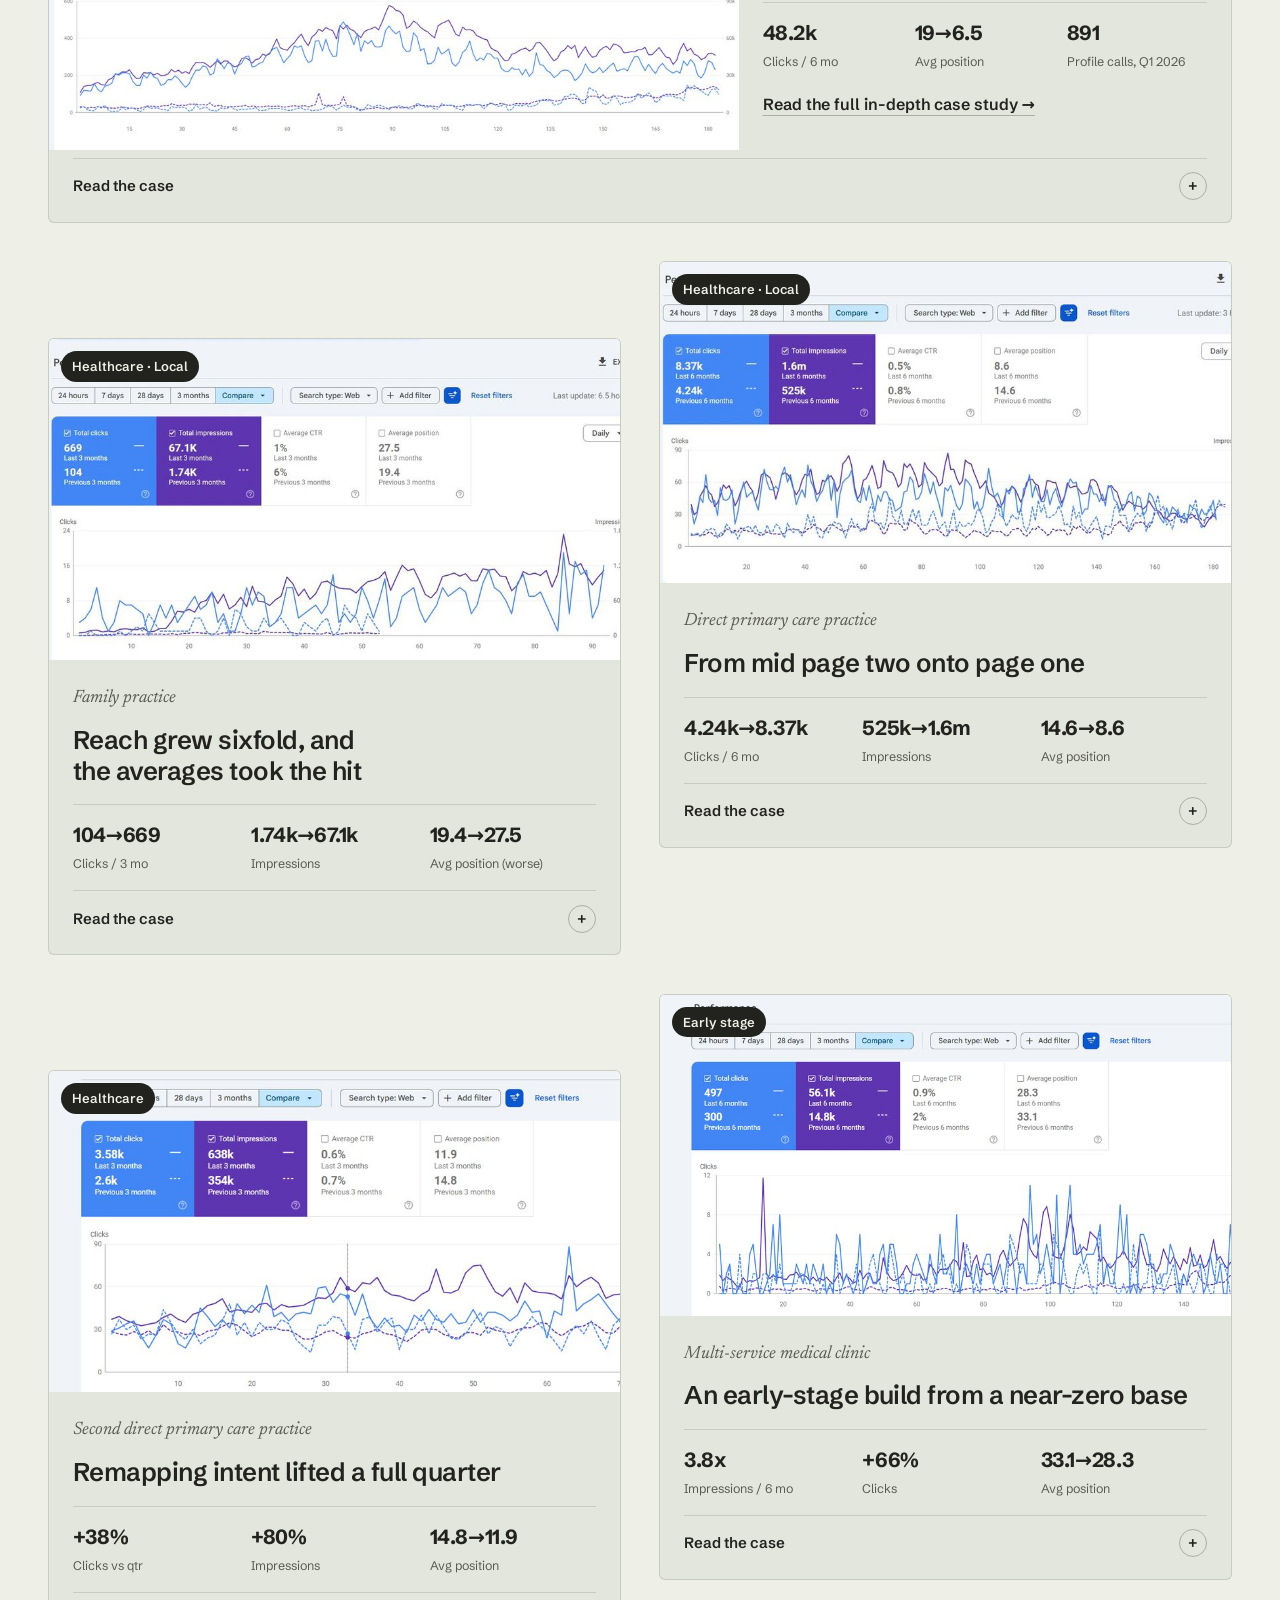
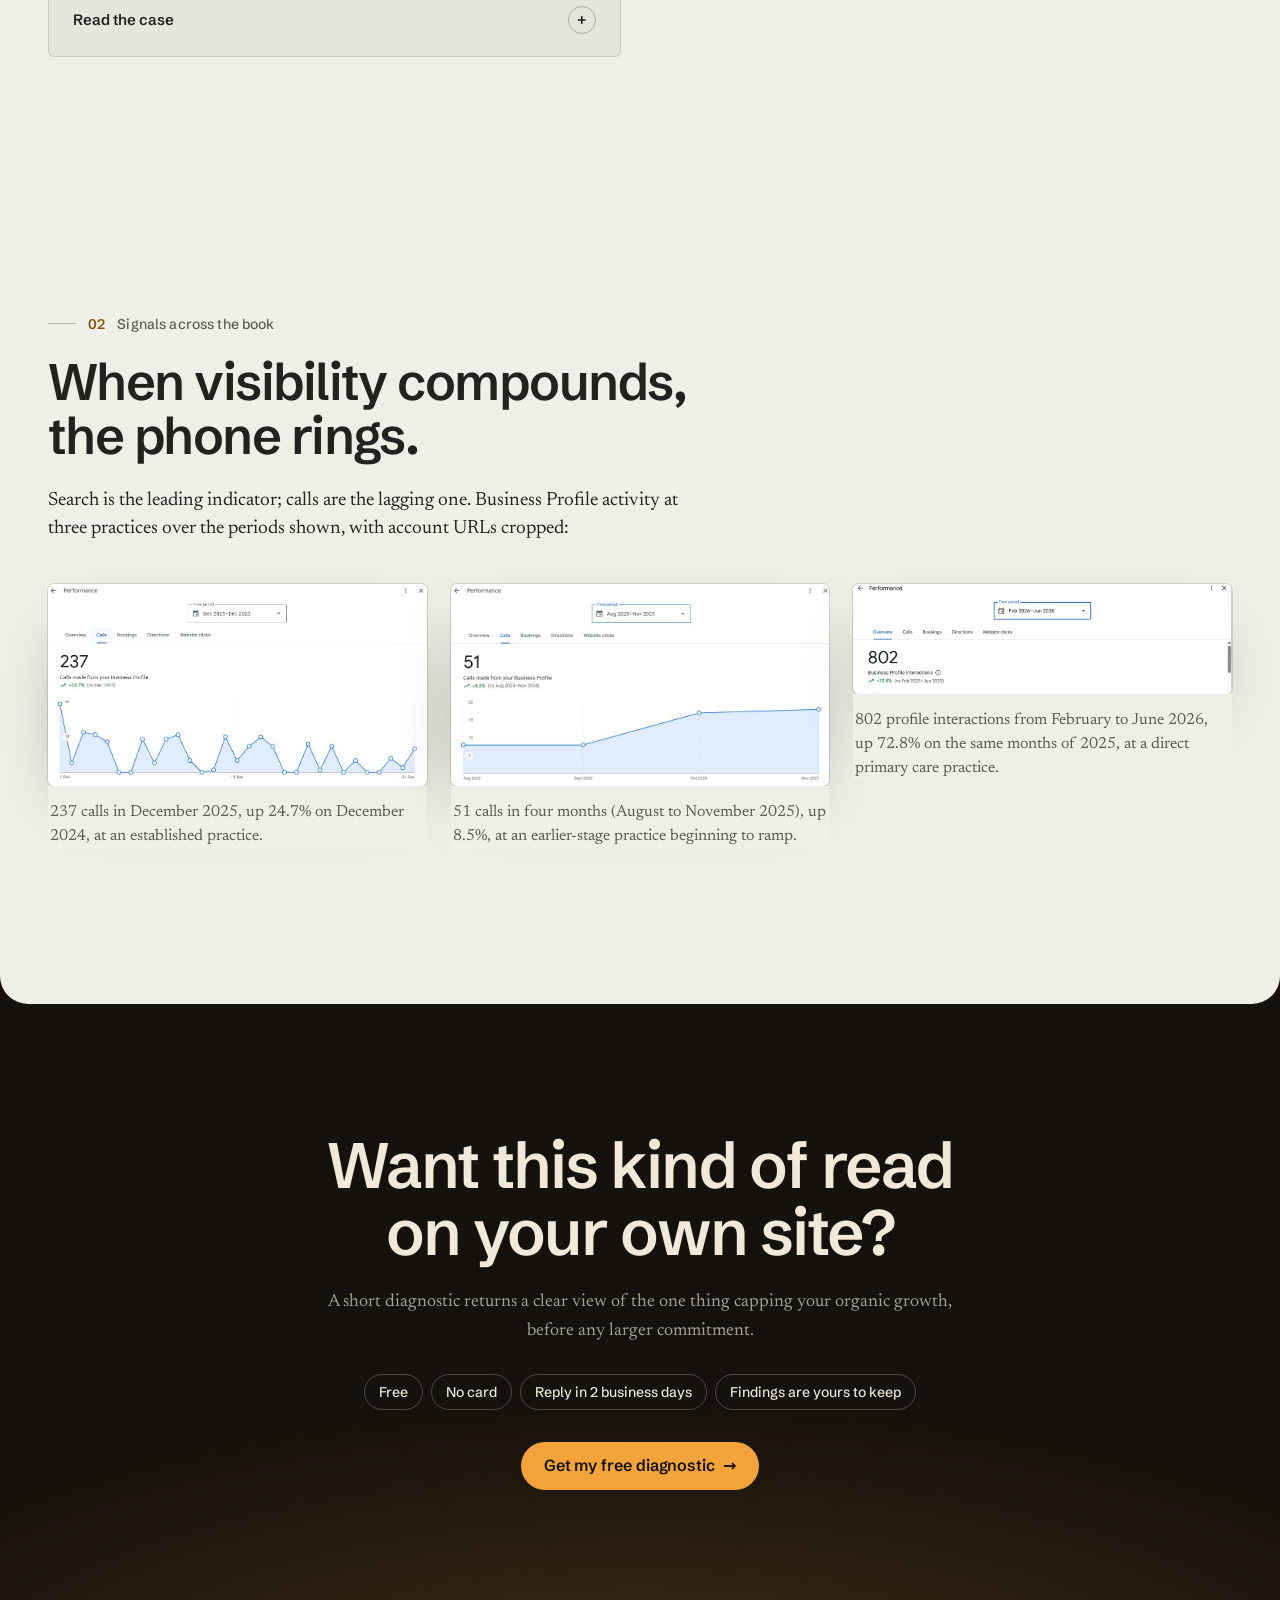
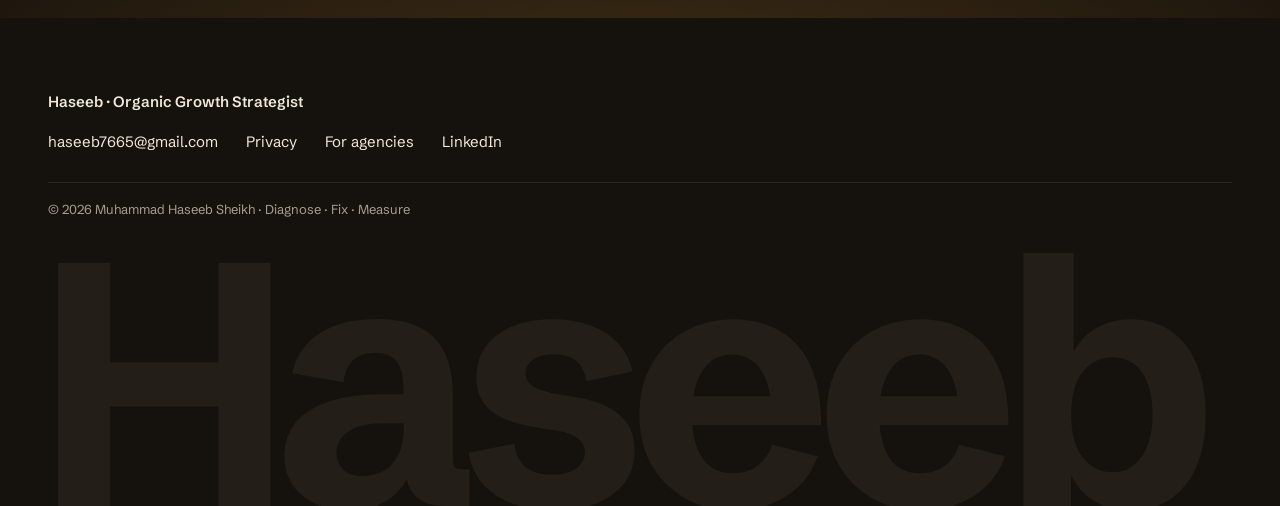
<file: site/cases.html>
<!DOCTYPE html>
<html lang="en">
<head>
<script>document.documentElement.className+=" js";</script>
<meta charset="UTF-8" />
<meta name="viewport" content="width=device-width, initial-scale=1.0" />
<title>SEO Case Studies | Muhammad Haseeb Sheikh</title>
<link rel="icon" type="image/png" href="assets/img-bf807c6331b0.png">
<link rel="apple-touch-icon" href="apple-touch-icon.png">

<meta name="description" content="Real SEO case studies from Search Console, Analytics and Business Profile: the constraint, the fix and the outcome, including numbers that got worse." />
<meta name="author" content="Muhammad Haseeb Sheikh" />
<meta name="robots" content="index, follow, max-image-preview:large" />
<meta name="theme-color" content="#15110C" />
<link rel="canonical" href="https://muhammadhaseeb.co/cases" />
<meta property="og:type" content="website" />
<meta property="og:title" content="Case Studies | Organic Growth Strategy" />
<meta property="og:description" content="Real organic growth results, shown through the mechanism behind them." />
<meta property="og:url" content="https://muhammadhaseeb.co/cases" />
<meta property="og:image" content="https://muhammadhaseeb.co/share.jpg" />
<meta property="og:site_name" content="Haseeb" />
<meta name="twitter:card" content="summary_large_image" />
<meta name="twitter:title" content="Case Studies | Organic Growth Strategy" />
<meta name="twitter:image" content="https://muhammadhaseeb.co/share.jpg" />
<script type="application/ld+json">{ "@context":"https://schema.org","@graph":[{"@type":"CollectionPage","dateModified":"2026-07-24","datePublished":"2026-01-15","@id":"https://muhammadhaseeb.co/cases#webpage","url":"https://muhammadhaseeb.co/cases","name":"Case studies - Organic Growth Strategy","description":"Named organic growth case studies shown through mechanism: the constraint, the intervention, and the outcome, with figures from Search Console, Analytics, and Business Profile.","about":{"@id":"https://muhammadhaseeb.co/#person","knowsAbout":["Healthcare SEO","Local SEO","Technical SEO","Content strategy","Organic growth strategy","Google Search Console","Google Analytics 4","Answer engine optimization"]}},{"@type":"Person","@id":"https://muhammadhaseeb.co/#person","name":"Muhammad Haseeb Sheikh","alternateName":"Haseeb","jobTitle":"Organic Growth Strategist","url":"https://muhammadhaseeb.co/","sameAs":["https://www.linkedin.com/in/muhammadhaseebsheikh"]}]}</script>

<link rel="preload" href="fonts/schibsted-grotesk-latin.woff2" as="font" type="font/woff2" crossorigin>
<link rel="stylesheet" href="css/site.css">
</head>
<body class="pg-cases">

<a class="skip" href="#cs-hero">Skip to content</a>
<div id="progress" aria-hidden="true"></div>

<header id="nav">
  <a href="index.html" class="brand" aria-label="Haseeb, Organic Growth Strategist - home">
    <span class="dot"></span><span>Haseeb</span>
    <span class="chapter" id="navChapter" aria-hidden="true">Case studies</span>
  </a>
  <nav class="nav-links" aria-label="Primary">
    <a href="index.html#proof">Proof</a>
    <a href="cases.html" aria-current="page">Case studies</a>
    <a href="method.html">Method</a>
    <a href="about.html">About</a>
    <a href="contact.html">Contact</a>
    <a href="diagnostic.html" class="nav-cta">Free diagnostic</a>
  </nav>
  <button id="motionToggle" data-on="true" aria-pressed="false" aria-label="Toggle reduced motion"><span class="led"></span><span id="motionLabel">Motion: on</span></button>
    <button id="burger" aria-label="Open menu" aria-expanded="false" aria-controls="mobileMenu"><i></i><i></i><i></i></button>
</header>
<div id="mobileMenu" role="dialog" aria-modal="true" aria-label="Menu">
  <a href="index.html">Overview</a>
  <a href="index.html#proof">Proof</a>
  <a href="cases.html" aria-current="page">Case studies</a>
  <a href="method.html">Method</a>
  <a href="about.html">About</a>
  <a href="contact.html">Contact</a>
  <a href="diagnostic.html">Free diagnostic</a>
</div>

<main class="main" id="top">

<section class="section" id="cs-hero" data-scene="0" data-chapter="Case studies" aria-labelledby="csH1" data-stage="night">
  <a class="backlink" href="index.html">&#8592; Back to overview</a>
  <p class="m-eyebrow">Case studies</p>
  <h1 id="csH1" class="head">See what I did for businesses <em>like yours.</em></h1>
  <p class="lead reveal" data-d="1">Every case below is a real engagement. The figures come straight from Search Console, Analytics, and Business Profile. Open any card to see the constraint, the intervention, and the outcome.</p>
    <div class="ai-answer reveal" data-speakable>
    <p class="ai-answer-q">What kind of results has Muhammad Haseeb Sheikh delivered?</p>
    <p class="ai-answer-a">Documented results from prior engagements include growing a specialty clinic from 7,650 to 48,200 organic clicks over six months and lifting its average Google position from 19 to 6.5, documented in the <a href="case-healthcare-seo.html">healthcare SEO case study</a>. The same <a href="method.html">constraint-first method</a> has produced measurable organic growth across healthcare, SaaS, and local-service businesses. Every figure shown is from a real Search Console, Analytics or Business Profile dashboard, with account URLs cropped.</p>
  </div>
  <div class="cta-row reveal" data-d="2">
    <a href="diagnostic.html" class="btn btn-primary">Get my free diagnostic <span class="arr">&#8594;</span></a>
    <a href="method.html" class="btn btn-ghost">See the method</a>
  </div>
</section>
<section class="section" id="cs-grid-sec" data-scene="7" data-chapter="The work" data-stage="paper">
  <div class="coord"><span class="s">01</span> Real engagements, real dashboards</div>
  <h2 class="head reveal" id="catHeading">Healthcare SEO case studies</h2>
  <p class="lead reveal" data-d="1">Recent work has clustered in healthcare. The same constraint method applies across SaaS, e-commerce, and professional services.</p>
  <div class="cat-bar reveal" role="tablist" aria-label="Filter case studies by industry" data-d="1">
    <button class="cat-pill" role="tab" data-cat="health" aria-selected="true">Healthcare SEO <span class="cat-count">5</span></button>
    <button class="cat-pill" role="tab" data-cat="saas" aria-selected="false">SaaS <span class="cat-count">3</span></button>
  </div>
  <div class="cs-grid reveal" data-d="2">
      <div class="cs-card flag" data-cat="health">
        <div class="cs-thumb"><span class="cs-tag">Flagship</span><img src="assets/img-d5c35ad67c9b.jpg" alt="Google Search Console for a multi-location specialty clinic, last 6 months vs previous 6 months: clicks 7.65k to 48.2k, impressions 1.42m to 9.17m, average position 19 to 6.5, account URL cropped" loading="lazy" width="1000" height="424"/></div>
        <div class="cs-meta">
          <div class="cs-label">Multi-location specialty clinic</div>
          <h3 class="cs-h">From page two to page one in six months</h3>
          <div class="cs-stats"><div class="cs-stat"><span class="v">48.2k</span><span class="l">Clicks / 6 mo</span></div><div class="cs-stat"><span class="v">19&rarr;6.5</span><span class="l">Avg position</span></div><div class="cs-stat"><span class="v">891</span><span class="l">Profile calls, Q1 2026</span></div></div>
          <a href="case-healthcare-seo.html" class="cs-fulllink">Read the full in-depth case study <span>&rarr;</span></a>
        </div>
        <button class="cs-toggle" type="button" aria-expanded="false">Read the case <span class="pl">+</span></button>
        <div class="cs-body"><div class="cs-body-inner">
          <div class="cs-ev "><div class="k">Constraint</div><p>Real patient demand existed, but the clinic was nearly invisible for high-intent searches and converted little of the traffic it had. Trust signals were thin at the moment of decision.</p></div><div class="cs-ev "><div class="k">Intervention</div><p>Rebuilt the intent-to-page architecture, fixed technical access, strengthened authority and reviews, and made calling or booking the obvious next step on every page.</p></div><div class="cs-ev "><div class="k">Outcome</div><p>Organic clicks grew from 7.65k to 48.2k and impressions from 1.42m to 9.17m, six months against the previous six, with average position moving from 19 to 6.5. The Business Profile logged 891 calls in January to March 2026, up 19.4% on the same quarter of 2025, and GA4 active users rose 298% on the previous period.</p></div><div class="cs-ev limit"><div class="k">Limit</div><p>Sustained results depend on review velocity and the clinic's capacity to handle the demand it creates.</p></div>
          <div class="cs-extra">
            <figure><img src="assets/img-333eff4eb948.jpg" alt="Google Analytics 4 for a multi-location specialty clinic: 58k active users January to June 2026, up 298 percent on the previous period" loading="lazy" width="817" height="400"/><figcaption>GA4: 58k active users, January to June 2026, up 298% on the previous period.</figcaption></figure>
            <figure><img src="assets/img-398a6270cb34.jpg" alt="Google Business Profile for a multi-location specialty clinic: 891 calls January to March 2026, up 19.4 percent on January to March 2025" loading="lazy" width="1040" height="459"/><figcaption>Business Profile: 891 calls in January to March 2026, up 19.4% on the same quarter of 2025.</figcaption></figure>
          </div>
        </div></div>
      </div>
      <div class="cs-card" data-cat="health">
        <div class="cs-thumb"><span class="cs-tag">Healthcare &middot; Local</span><img src="assets/img-b435ef9c5700.jpg" alt="Google Search Console for a family practice, last 3 months vs previous 3 months: clicks 104 to 669, impressions 1.74k to 67.1k, average position 19.4 to 27.5, account URL cropped" loading="lazy" width="900" height="488"/></div>
        <div class="cs-meta">
          <div class="cs-label">Family practice</div>
          <h3 class="cs-h">Reach grew sixfold, and the averages took the hit</h3>
          <div class="cs-stats"><div class="cs-stat"><span class="v">104&rarr;669</span><span class="l">Clicks / 3 mo</span></div><div class="cs-stat"><span class="v">1.74k&rarr;67.1k</span><span class="l">Impressions</span></div><div class="cs-stat"><span class="v">19.4&rarr;27.5</span><span class="l">Avg position (worse)</span></div></div>
        </div>
        <button class="cs-toggle" type="button" aria-expanded="false">Read the case <span class="pl">+</span></button>
        <div class="cs-body"><div class="cs-body-inner">
          <div class="cs-ev "><div class="k">Constraint</div><p>A family practice with almost no organic footprint. It surfaced for a handful of branded searches and was effectively absent for the conditions and services patients actually type.</p></div><div class="cs-ev "><div class="k">Intervention</div><p>Built out service and condition pages mapped to how patients describe symptoms rather than how clinicians name them, and cleared the indexation problems keeping most of the site out of results entirely.</p></div><div class="cs-ev "><div class="k">Outcome</div><p>Clicks went from 104 to 669 and impressions from 1.74k to 67.1k across three months against the previous three. The practice went from invisible to competing.</p></div><div class="cs-ev limit"><div class="k">Limit</div><p>Average position fell from 19.4 to 27.5 and click-through rate from 6% to 1%. That is arithmetic, not decline: a site that ranked for a few dozen queries now ranks for thousands, and the new ones enter low and drag the average down. The averages should tighten as the stronger pages mature. This engagement is early, and I would rather show it mid-flight than wait for a prettier chart.</p></div>
        </div></div>
      </div>
      <div class="cs-card" data-cat="health">
        <div class="cs-thumb"><span class="cs-tag">Healthcare · Local</span><img src="assets/img-fd11b03150de.jpg" alt="Google Search Console for a direct primary care practice, last 6 months vs previous 6 months: clicks 4.24k to 8.37k, impressions 525k to 1.6m, average position 14.6 to 8.6, account URL cropped" loading="lazy" width="900" height="474"/></div>
        <div class="cs-meta">
          <div class="cs-label">Direct primary care practice</div>
          <h3 class="cs-h">From mid page two onto page one</h3>
          <div class="cs-stats"><div class="cs-stat"><span class="v">4.24k&rarr;8.37k</span><span class="l">Clicks / 6 mo</span></div><div class="cs-stat"><span class="v">525k&rarr;1.6m</span><span class="l">Impressions</span></div><div class="cs-stat"><span class="v">14.6&rarr;8.6</span><span class="l">Avg position</span></div></div>
        </div>
        <button class="cs-toggle" type="button" aria-expanded="false">Read the case <span class="pl">+</span></button>
        <div class="cs-body"><div class="cs-body-inner">
          <div class="cs-ev "><div class="k">Constraint</div><p>A membership-model practice with thin organic visibility, competing for attention against larger local providers.</p></div><div class="cs-ev "><div class="k">Intervention</div><p>Built condition and service pages mapped to local intent, with internal links concentrating authority on the pages that actually convert.</p></div><div class="cs-ev "><div class="k">Outcome</div><p>Clicks grew from 4.24k to 8.37k and impressions from 525k to 1.6m over six months, with average position improving from 14.6 to 8.6, moving the practice from mid page two onto page one. Most of the gain came in the first half of the window; the last two months declined.</p></div><div class="cs-ev limit"><div class="k">Limit</div><p>Local demand is finite. Growth here is about winning share of a defined market, not chasing raw volume.</p></div>
          
        </div></div>
      </div>
      <div class="cs-card" data-cat="health">
        <div class="cs-thumb"><span class="cs-tag">Healthcare</span><img src="assets/img-03e22cb91c68.jpg" alt="Google Search Console for a second direct primary care practice, last 3 months vs previous 3 months: clicks 2.6k to 3.58k, impressions 354k to 638k, average position 14.8 to 11.9, account URL cropped" loading="lazy" width="1120" height="471"/></div>
        <div class="cs-meta">
          <div class="cs-label">Second direct primary care practice</div>
          <h3 class="cs-h">Remapping intent lifted a full quarter</h3>
          <div class="cs-stats"><div class="cs-stat"><span class="v">+38%</span><span class="l">Clicks vs qtr</span></div><div class="cs-stat"><span class="v">+80%</span><span class="l">Impressions</span></div><div class="cs-stat"><span class="v">14.8&rarr;11.9</span><span class="l">Avg position</span></div></div>
        </div>
        <button class="cs-toggle" type="button" aria-expanded="false">Read the case <span class="pl">+</span></button>
        <div class="cs-body"><div class="cs-body-inner">
          <div class="cs-ev "><div class="k">Constraint</div><p>Content existed, but it did not match how patients actually searched, so pages ranked for the wrong things and converted poorly.</p></div><div class="cs-ev "><div class="k">Intervention</div><p>Remapped existing pages to real intent and rebuilt internal structure before publishing anything new.</p></div><div class="cs-ev "><div class="k">Outcome</div><p>Clicks up 38% and impressions up 80% against the prior quarter, with average position improving from 14.8 to 11.9.</p></div><div class="cs-ev limit"><div class="k">Limit</div><p>One quarter against the previous one. The position gain shows the direction; the work is not finished.</p></div>
          
        </div></div>
      </div>
      <div class="cs-card" data-cat="health">
        <div class="cs-thumb"><span class="cs-tag">Early stage</span><img src="assets/img-557deb0d64fe.jpg" alt="Google Search Console for a multi-service medical clinic, last 6 months vs previous 6 months: clicks 300 to 497, impressions 14.8k to 56.1k, average position 33.1 to 28.3, account URL cropped" loading="lazy" width="1120" height="514"/></div>
        <div class="cs-meta">
          <div class="cs-label">Multi-service medical clinic</div>
          <h3 class="cs-h">An early-stage build from a near-zero base</h3>
          <div class="cs-stats"><div class="cs-stat"><span class="v">3.8x</span><span class="l">Impressions / 6 mo</span></div><div class="cs-stat"><span class="v">+66%</span><span class="l">Clicks</span></div><div class="cs-stat"><span class="v">33.1&rarr;28.3</span><span class="l">Avg position</span></div></div>
        </div>
        <button class="cs-toggle" type="button" aria-expanded="false">Read the case <span class="pl">+</span></button>
        <div class="cs-body"><div class="cs-body-inner">
          <div class="cs-ev "><div class="k">Constraint</div><p>Near-invisible from a near-zero base, with weak foundations across technical, content, and authority at once.</p></div><div class="cs-ev "><div class="k">Intervention</div><p>Fixed technical access first, then built the initial set of intent-mapped pages. Foundations before volume.</p></div><div class="cs-ev "><div class="k">Outcome</div><p>Impressions grew from 14.8k to 56.1k, roughly fourfold, and clicks from 300 to 497 over six months, with average position improving from 33.1 to 28.3.</p></div><div class="cs-ev limit"><div class="k">Limit</div><p>The earliest-stage healthcare case shown. CTR fell from 2% to 0.9% as impressions grew faster than clicks. The base is set; the growth phase is just beginning.</p></div>
          
        </div></div>
      </div>
        <div class="cs-card" data-cat="saas">
      <div class="cs-thumb"><span class="cs-tag">3-month window</span><img src="assets/img-995e6dad446c.jpg" alt="Google Search Console for a restaurant tech platform, last 3 months vs previous 3 months: clicks 128 to 278, impressions 39.3k to 76.8k, average position 24.6 to 20.2, account URL cropped" loading="lazy" width="1180" height="549"/></div>
      <div class="cs-meta">
        <div class="cs-label">Restaurant tech platform</div>
        <h3 class="cs-h">Clicks more than doubled inside a quarter</h3>
        <div class="cs-stats"><div class="cs-stat"><span class="v">+117%</span><span class="l">Clicks / 3 mo</span></div><div class="cs-stat"><span class="v">2x</span><span class="l">Impressions</span></div><div class="cs-stat"><span class="v">24.6&rarr;20.2</span><span class="l">Avg position</span></div></div>
      </div>
      <button class="cs-toggle" type="button" aria-expanded="false">Read the case <span class="pl">+</span></button>
      <div class="cs-body"><div class="cs-body-inner">
        <div class="cs-ev "><div class="k">Constraint</div><p>Commercial queries sat on page two and three - position 24.6 on average - so the product was invisible exactly where buyers were looking.</p></div><div class="cs-ev "><div class="k">Intervention</div><p>Same sequence as every engagement: technical baseline first, then pages remapped to what buyers actually search, then internal linking to concentrate authority.</p></div><div class="cs-ev "><div class="k">Outcome</div><p>Clicks grew from 128 to 278 and impressions from 39.3k to 76.8k in a three-month comparison, with average position improving from 24.6 to 20.2.</p></div><div class="cs-ev limit"><div class="k">Limit</div><p>Small absolute numbers - this is a focused B2B niche, not a volume market. Shown for breadth across industries, not for scale.</p></div>
      </div></div>
    </div>
    <div class="cs-card" data-cat="saas">
      <div class="cs-thumb"><span class="cs-tag">3-month window</span><img src="assets/img-2ba182ebf93a.jpg" alt="Google Search Console for a hospitality software platform, last 3 months vs previous 3 months: clicks 34 to 95, impressions 1.29k to 11.6k, average position 5.2 to 11.1, account URL cropped" loading="lazy" width="1180" height="557"/></div>
      <div class="cs-meta">
        <div class="cs-label">Hospitality software platform</div>
        <h3 class="cs-h">Impressions grew ninefold from a shallow base</h3>
        <div class="cs-stats"><div class="cs-stat"><span class="v">9x</span><span class="l">Impressions / 3 mo</span></div><div class="cs-stat"><span class="v">+179%</span><span class="l">Clicks</span></div><div class="cs-stat"><span class="v">5.2&rarr;11.1</span><span class="l">Avg position (worse)</span></div></div>
      </div>
      <button class="cs-toggle" type="button" aria-expanded="false">Read the case <span class="pl">+</span></button>
      <div class="cs-body"><div class="cs-body-inner">
        <div class="cs-ev "><div class="k">Constraint</div><p>Near-zero search footprint: 1.29k impressions across three months meant the market simply never saw the product.</p></div><div class="cs-ev "><div class="k">Intervention</div><p>Built the first intent-mapped page set and fixed indexation so the site could earn impressions at all - foundations before volume.</p></div><div class="cs-ev "><div class="k">Outcome</div><p>Impressions grew from 1.29k to 11.6k and clicks from 34 to 95 in a three-month comparison. Average position slipped from 5.2 to 11.1 and CTR from 2.6% to 0.8%, because the site began ranking for far more queries, most of them further down the page.</p></div><div class="cs-ev limit"><div class="k">Limit</div><p>Multiples flatter when the base is shallow. The signal here is direction and slope, not the absolute count.</p></div>
      </div></div>
    </div>
    <div class="cs-card" data-cat="saas">
      <div class="cs-thumb"><span class="cs-tag">Early stage</span><img src="assets/img-b49de4b29835.jpg" alt="Google Search Console for an early-stage hospitality software product, last 3 months vs previous 3 months: clicks 1 to 20, impressions 60 to 1.55k, average position 12.5 to 20.1, account URL cropped" loading="lazy" width="1180" height="555"/></div>
      <div class="cs-meta">
        <div class="cs-label">Hospitality software, early stage</div>
        <h3 class="cs-h">From effectively invisible to indexed and moving</h3>
        <div class="cs-stats"><div class="cs-stat"><span class="v">60&rarr;1.55k</span><span class="l">Impressions / 3 mo</span></div><div class="cs-stat"><span class="v">1&rarr;20</span><span class="l">Clicks</span></div><div class="cs-stat"><span class="v">12.5&rarr;20.1</span><span class="l">Avg position (worse)</span></div></div>
      </div>
      <button class="cs-toggle" type="button" aria-expanded="false">Read the case <span class="pl">+</span></button>
      <div class="cs-body"><div class="cs-body-inner">
        <div class="cs-ev "><div class="k">Constraint</div><p>The site was effectively invisible: 60 impressions and a single click across three months.</p></div><div class="cs-ev "><div class="k">Intervention</div><p>The earliest work in the sequence: crawl access, indexation, and the first pages mapped to real queries.</p></div><div class="cs-ev "><div class="k">Outcome</div><p>Impressions grew from 60 to 1.55k and clicks from 1 to 20 in a three-month comparison. The earlier period holds only a few days of Search Console data, so this is effectively a site launch, not a turnaround. Average position moved from 12.5 to 20.1 as the site began appearing for more queries.</p></div><div class="cs-ev limit"><div class="k">Limit</div><p>This is the first turn of the flywheel, nothing more. Included because a near-zero start is the hardest state to move, and it moved.</p></div>
      </div></div>
    </div>
    </div>
</section>
<section class="section" id="cs-signals" data-scene="6" data-chapter="Signals" data-stage="paper">
  <div class="coord"><span class="s">02</span> Signals across the book</div>
  <h2 class="head reveal">When visibility compounds, the phone rings.</h2>
  <p class="lead reveal" data-d="1">Search is the leading indicator; calls are the lagging one. Business Profile activity at three practices over the periods shown, with account URLs cropped:</p>
  <div class="signals reveal" data-d="2">
    <figure data-tilt class="signal"><img src="assets/img-d0f43b684a89.jpg" alt="Google Business Profile: 237 calls in December 2025, up 24.7 percent on December 2024" loading="lazy" width="983" height="523"/><figcaption>237 calls in December 2025, up 24.7% on December 2024, at an established practice.</figcaption></figure>
    <figure data-tilt class="signal"><img src="assets/img-dc5e755b58ce.jpg" alt="Google Business Profile: 51 calls August to November 2025, up 8.5 percent on August to November 2024" loading="lazy" width="978" height="520"/><figcaption>51 calls in four months (August to November 2025), up 8.5%, at an earlier-stage practice beginning to ramp.</figcaption></figure>
      <figure data-tilt class="signal"><img src="assets/img-712442ff0a7b.jpg" alt="Google Business Profile: 802 interactions February to June 2026, up 72.8 percent on February to June 2025" loading="lazy" width="1180" height="342"/><figcaption>802 profile interactions from February to June 2026, up 72.8% on the same months of 2025, at a direct primary care practice.</figcaption></figure>
  </div>
</section>
<section class="section" id="cs-cta" data-scene="12" data-chapter="Start" data-stage="night">
  <div class="m-cta reveal">
    <h2>Want this kind of read on your own site?</h2>
    <p>A short diagnostic returns a clear view of the one thing capping your organic growth, before any larger commitment.</p>
    <div class="assure"><span>Free</span><span>No card</span><span>Reply in 2 business days</span><span>Findings are yours to keep</span></div>
      <div class="cta-row">
      <a href="diagnostic.html" class="btn btn-primary">Get my free diagnostic <span class="arr">&#8594;</span></a>
    </div>
  </div>
</section>
</main>

<footer>
  <span class="fbrand">Haseeb · Organic Growth Strategist</span>
  <a class="fmail" href="mailto:haseeb7665@gmail.com">haseeb7665@gmail.com</a>
    <a href="privacy.html">Privacy</a>
    <a href="partners.html">For agencies</a>
    <a href="https://www.linkedin.com/in/muhammadhaseebsheikh" target="_blank" rel="noopener">LinkedIn</a>
  <small>&copy; 2026 Muhammad Haseeb Sheikh &middot; Diagnose &middot; Fix &middot; Measure</small>
</footer>



<script>(function(){
  /* category filter */
  var pills=[].slice.call(document.querySelectorAll(".cat-pill"));
  var cards=[].slice.call(document.querySelectorAll(".cs-card"));
  var empties=[].slice.call(document.querySelectorAll(".cat-empty"));
  function show(cat){
    pills.forEach(function(p){p.setAttribute("aria-selected",p.dataset.cat===cat?"true":"false");});
    cards.forEach(function(c){c.hidden=(c.dataset.cat!==cat);});
    empties.forEach(function(e){e.hidden=(e.dataset.empty!==cat);});
  }
  pills.forEach(function(p){p.addEventListener("click",function(){show(p.dataset.cat);});});
  if(pills.length)show(pills[0].dataset.cat);
  /* case card expand */
  document.querySelectorAll(".cs-toggle").forEach(function(btn){
    btn.addEventListener("click",function(){
      var card=btn.closest(".cs-card");if(!card)return;
      var open=card.classList.toggle("open");
      btn.setAttribute("aria-expanded",open?"true":"false");
      var pl=btn.querySelector(".pl");if(pl)pl.textContent=open?"−":"+";
    });
  });
})();</script>
<script src="js/site.js" defer></script>
</body>
</html>
</file>
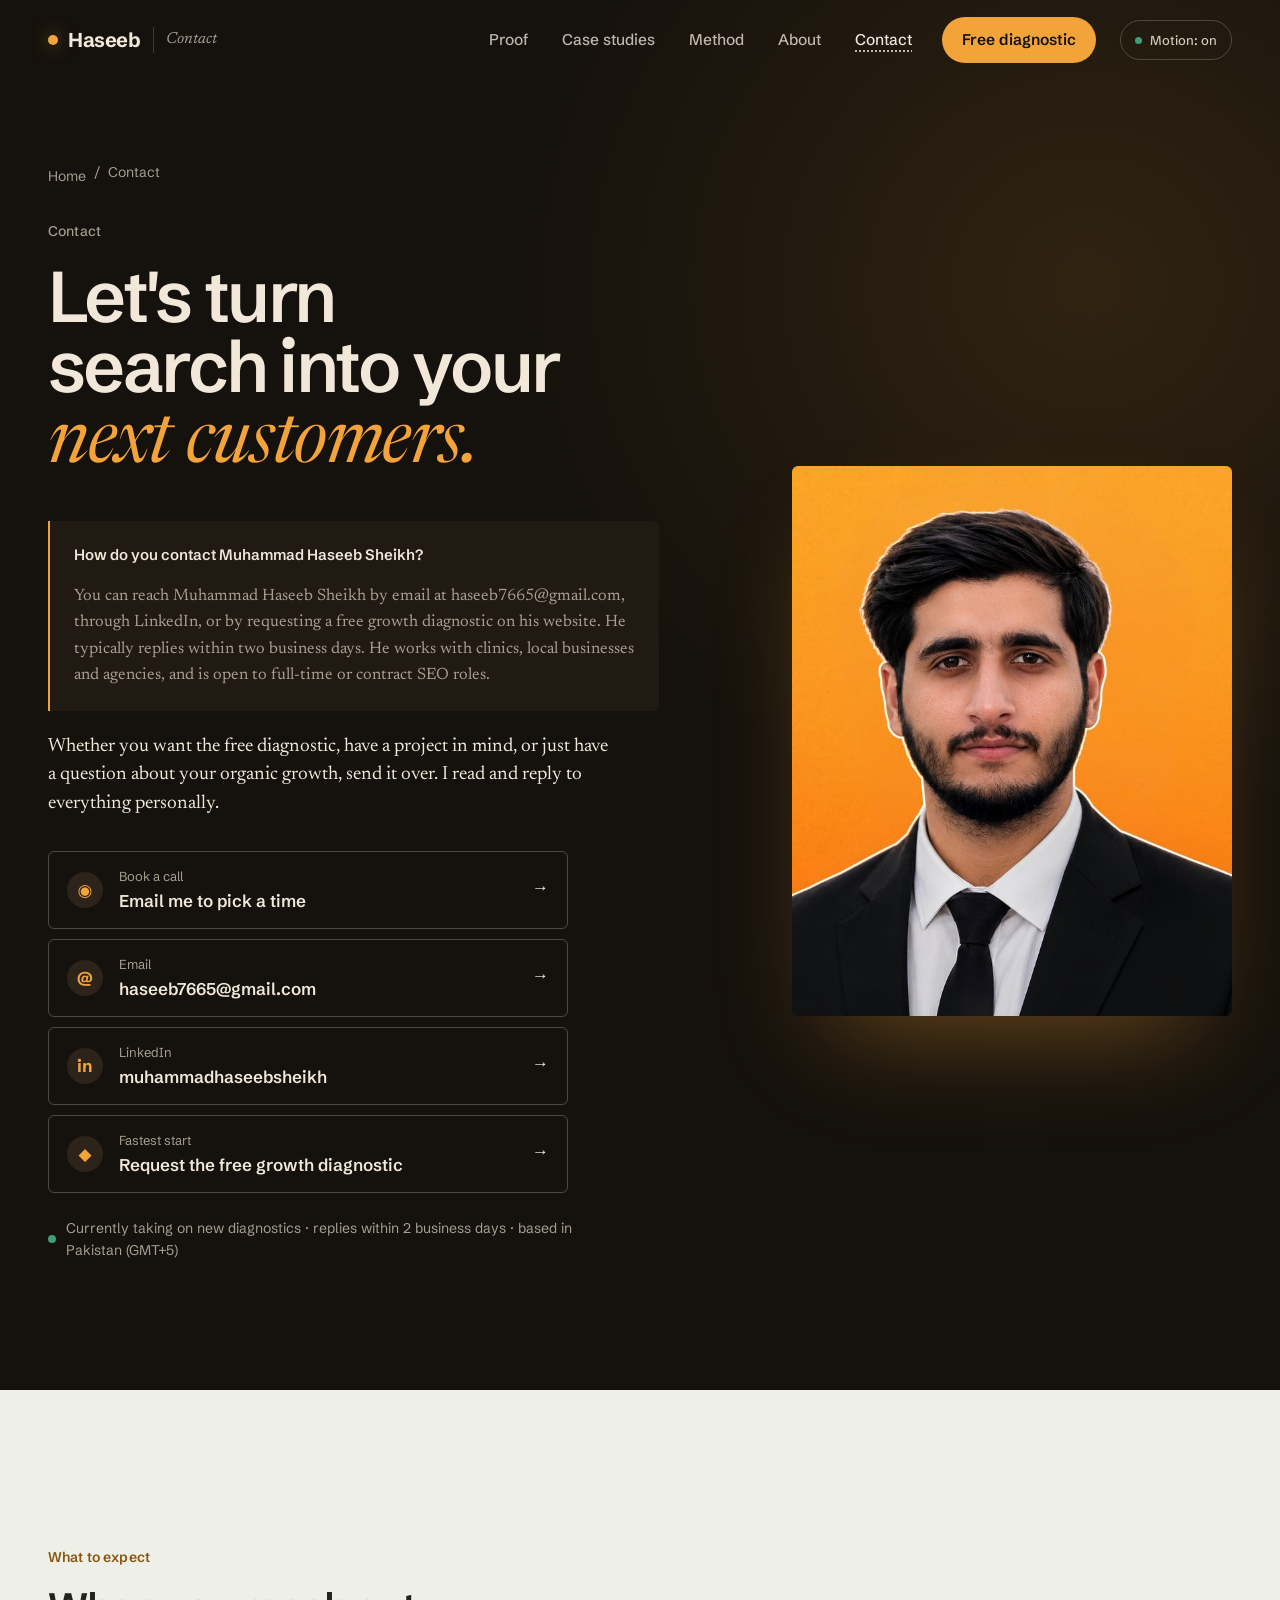
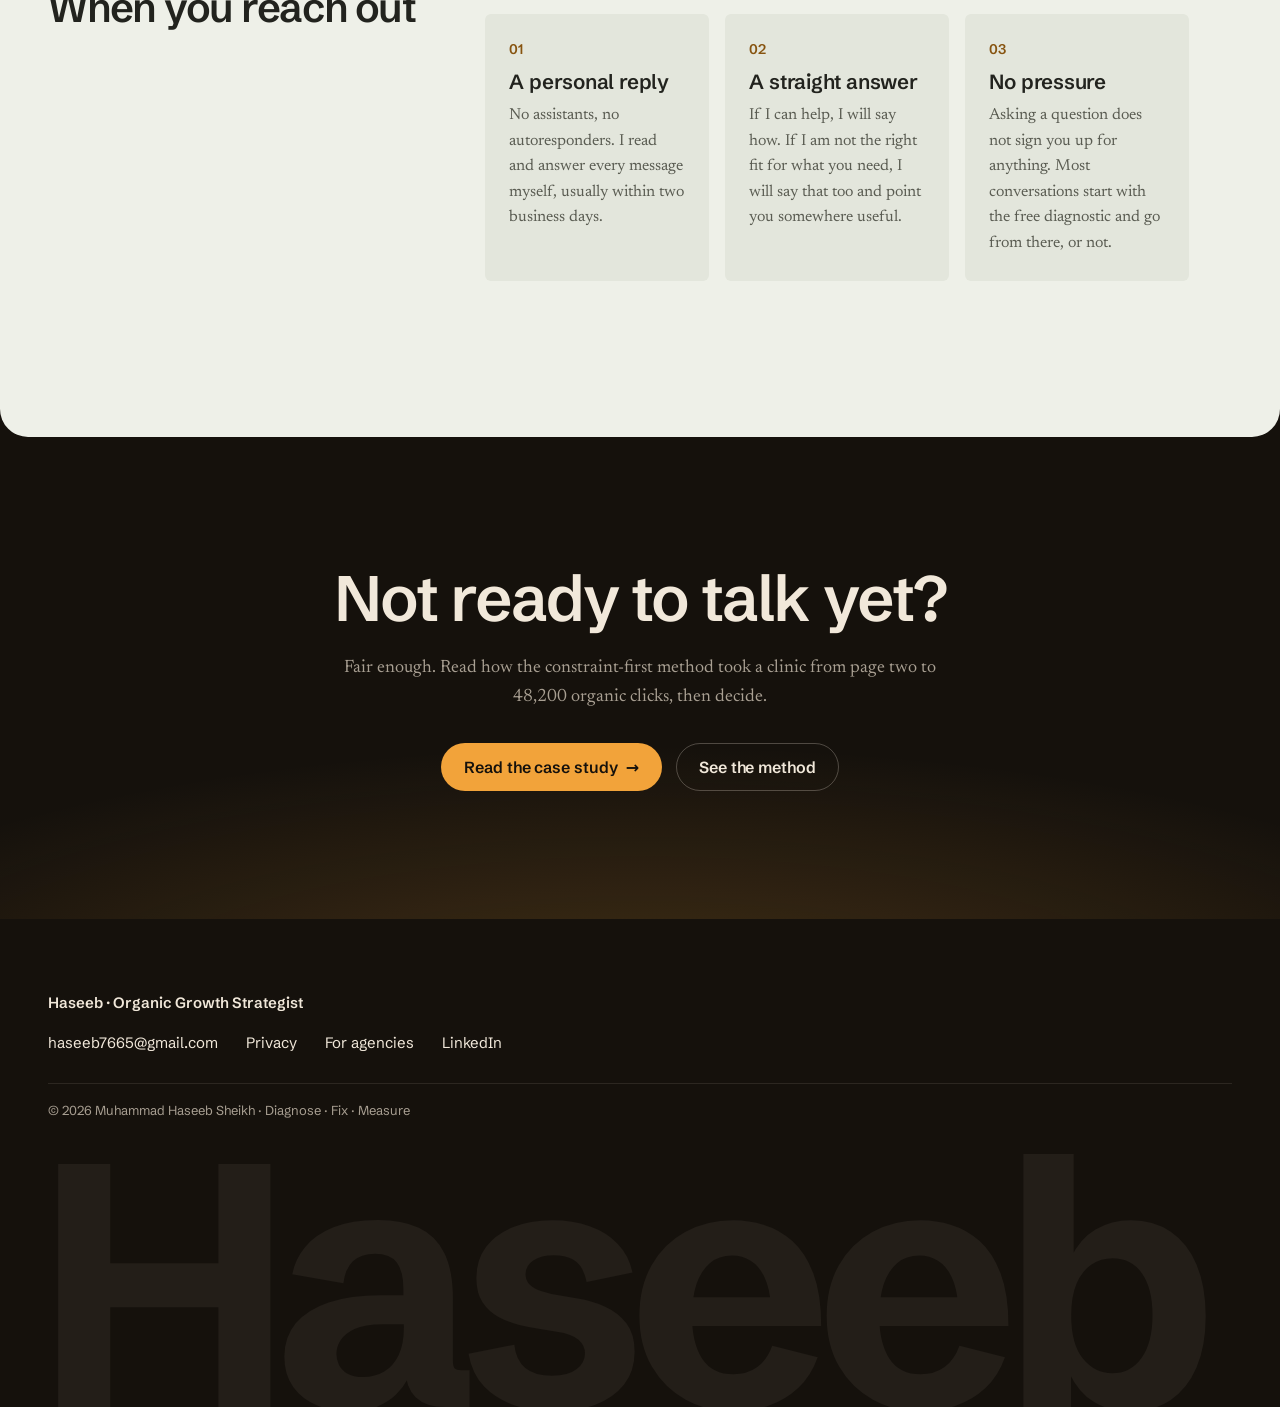
<file: site/contact.html>
<!DOCTYPE html>
<html lang="en">
<head>
<script>document.documentElement.className+=" js";</script>
<meta charset="UTF-8" />
<meta name="viewport" content="width=device-width, initial-scale=1.0" />
<title>Contact Muhammad Haseeb Sheikh | Organic Growth Strategist</title>
<link rel="icon" type="image/png" href="assets/img-bf807c6331b0.png">
<link rel="apple-touch-icon" href="apple-touch-icon.png">

<meta name="description" content="Contact Muhammad Haseeb Sheikh, organic growth strategist: email, LinkedIn or the free growth diagnostic. Personal reply within two business days." />
<meta name="author" content="Muhammad Haseeb Sheikh" />
<meta name="robots" content="index, follow" />
<meta name="theme-color" content="#15110C" />
<link rel="canonical" href="https://muhammadhaseeb.co/contact" />
<meta property="og:type" content="website" />
<meta property="og:title" content="Contact Muhammad Haseeb Sheikh | Organic Growth Strategist" />
<meta property="og:description" content="Email, LinkedIn, or the free growth diagnostic. Personal reply within two business days." />
<meta property="og:url" content="https://muhammadhaseeb.co/contact" />
<meta property="og:image" content="https://muhammadhaseeb.co/share.jpg" />
<meta property="og:site_name" content="Haseeb" />
<meta name="twitter:card" content="summary_large_image" />
<meta name="twitter:title" content="Contact Muhammad Haseeb Sheikh | Organic Growth Strategist" />
<meta name="twitter:image" content="https://muhammadhaseeb.co/share.jpg" />
<script type="application/ld+json">{"@context": "https://schema.org", "@graph": [{"@type": "ContactPage","dateModified":"2026-07-24","datePublished":"2026-01-15", "@id": "https://muhammadhaseeb.co/contact#webpage", "url": "https://muhammadhaseeb.co/contact", "name": "Contact Muhammad Haseeb Sheikh", "isPartOf": {"@id": "https://muhammadhaseeb.co/#website"}, "breadcrumb": {"@id": "https://muhammadhaseeb.co/contact#breadcrumb"}, "mainEntity": {"@id": "https://muhammadhaseeb.co/#person","knowsAbout":["Healthcare SEO","Local SEO","Technical SEO","Content strategy","Organic growth strategy","Google Search Console","Google Analytics 4","Answer engine optimization"]}, "inLanguage": "en"}, {"@type": "BreadcrumbList", "@id": "https://muhammadhaseeb.co/contact#breadcrumb", "itemListElement": [{"@type": "ListItem", "position": 1, "name": "Home", "item": "https://muhammadhaseeb.co/"}, {"@type": "ListItem", "position": 2, "name": "Contact"}]}, {"@type": "Person", "@id": "https://muhammadhaseeb.co/#person", "name": "Muhammad Haseeb Sheikh", "alternateName": "Haseeb", "jobTitle": "Organic Growth Strategist", "url": "https://muhammadhaseeb.co/", "email": "haseeb7665@gmail.com", "image": "https://muhammadhaseeb.co/share.jpg", "sameAs":["https://www.linkedin.com/in/muhammadhaseebsheikh"], "contactPoint": {"@type": "ContactPoint", "contactType": "business inquiries", "email": "haseeb7665@gmail.com", "availableLanguage": ["English"]}}]}</script>

<link rel="preload" href="fonts/schibsted-grotesk-latin.woff2" as="font" type="font/woff2" crossorigin>
<link rel="stylesheet" href="css/site.css">
</head>
<body class="pg-contact">

<a class="skip" href="#contact-top">Skip to content</a>
<div id="progress" aria-hidden="true"></div>

<header id="nav">
  <a href="index.html" class="brand" aria-label="Haseeb, Organic Growth Strategist - home">
    <span class="dot"></span><span>Haseeb</span>
    <span class="chapter" id="navChapter" aria-hidden="true">Contact</span>
  </a>
  <nav class="nav-links" aria-label="Primary">
    <a href="index.html#proof">Proof</a>
    <a href="cases.html">Case studies</a>
    <a href="method.html">Method</a>
    <a href="about.html">About</a>
    <a href="contact.html" aria-current="page">Contact</a>
    <a href="diagnostic.html" class="nav-cta">Free diagnostic</a>
  </nav>
  <button id="motionToggle" data-on="true" aria-pressed="false" aria-label="Toggle reduced motion"><span class="led"></span><span id="motionLabel">Motion: on</span></button>
    <button id="burger" aria-label="Open menu" aria-expanded="false" aria-controls="mobileMenu"><i></i><i></i><i></i></button>
</header>
<div id="mobileMenu" role="dialog" aria-modal="true" aria-label="Menu">
  <a href="index.html">Overview</a>
  <a href="index.html#proof">Proof</a>
  <a href="cases.html">Case studies</a>
  <a href="method.html">Method</a>
  <a href="about.html">About</a>
  <a href="contact.html" aria-current="page">Contact</a>
  <a href="diagnostic.html">Free diagnostic</a>
</div>

<main class="main" id="top">

<section class="section" id="contact-top" data-scene="12" data-chapter="Contact" data-stage="night">
  <nav class="cs-breadcrumb" aria-label="Breadcrumb"><a href="index.html">Home</a> <span>/</span> <span>Contact</span></nav>
  <div class="contact-hero">
    <div>
      <span class="cs-cat-tag">Contact</span>
      <h1 class="contact-title">Let's turn search into your <em>next customers.</em></h1>
    <div class="ai-answer reveal" data-speakable>
    <p class="ai-answer-q">How do you contact Muhammad Haseeb Sheikh?</p>
    <p class="ai-answer-a">You can reach Muhammad Haseeb Sheikh by email at haseeb7665@gmail.com, through LinkedIn, or by requesting a free growth diagnostic on his website. He typically replies within two business days. He works with clinics, local businesses and agencies, and is open to full-time or contract SEO roles.</p>
  </div>
      <p class="contact-sub">Whether you want the free diagnostic, have a project in mind, or just have a question about your organic growth, send it over. I read and reply to everything personally.</p>
      <div class="chan">
        <a href="mailto:haseeb7665@gmail.com?subject=Book%20a%20call" data-booking><span class="ic">&#9673;</span><span class="ct"><span class="ck">Book a call</span><span class="cv">Email me to pick a time</span></span><span class="arr">&rarr;</span></a>
        <a href="mailto:haseeb7665@gmail.com"><span class="ic">@</span><span class="ct"><span class="ck">Email</span><span class="cv">haseeb7665@gmail.com</span></span><span class="arr">&rarr;</span></a>
        <a href="https://www.linkedin.com/in/muhammadhaseebsheikh" target="_blank" rel="noopener"><span class="ic">in</span><span class="ct"><span class="ck">LinkedIn</span><span class="cv">muhammadhaseebsheikh</span></span><span class="arr">&rarr;</span></a>
        <a href="diagnostic.html"><span class="ic">&#9670;</span><span class="ct"><span class="ck">Fastest start</span><span class="cv">Request the free growth diagnostic</span></span><span class="arr">&rarr;</span></a>
      </div>
      <p class="avail"><span class="dotp"></span> Currently taking on new diagnostics &middot; replies within 2 business days &middot; based in Pakistan (GMT+5)</p>
    </div>
    <div>
      <div class="contact-photo"><img src="assets/img-f12f8c9a94dd.jpg" alt="Muhammad Haseeb Sheikh, Organic Growth Strategist" width="820" height="820"/></div>
    </div>
  </div>
</section>
<section class="section tight prose" id="expect" data-scene="5" data-chapter="What to expect" data-stage="paper">
  <p class="eyebrow">What to expect</p>
  <h2>When you reach out</h2>
  <div class="expect">
    <div class="exp"><div class="en">01</div><h3>A personal reply</h3><p>No assistants, no autoresponders. I read and answer every message myself, usually within two business days.</p></div>
    <div class="exp"><div class="en">02</div><h3>A straight answer</h3><p>If I can help, I will say how. If I am not the right fit for what you need, I will say that too and point you somewhere useful.</p></div>
    <div class="exp"><div class="en">03</div><h3>No pressure</h3><p>Asking a question does not sign you up for anything. Most conversations start with the free diagnostic and go from there, or not.</p></div>
  </div>
</section>
<section class="section" id="contact-cta" data-scene="7" data-chapter="Proof" data-stage="night">
  <div class="m-cta reveal">
    <h2>Not ready to talk yet?</h2>
    <p>Fair enough. Read how the constraint-first method took a clinic from page two to 48,200 organic clicks, then decide.</p>
    <div class="cta-row">
      <a href="case-healthcare-seo.html" class="btn btn-primary">Read the case study <span class="arr">&rarr;</span></a>
      <a href="method.html" class="btn btn-ghost">See the method</a>
    </div>
  </div>
</section>
</main>

<footer>
  <span class="fbrand">Haseeb &middot; Organic Growth Strategist</span>
  <a class="fmail" href="mailto:haseeb7665@gmail.com">haseeb7665@gmail.com</a>
    <a href="privacy.html">Privacy</a>
    <a href="partners.html">For agencies</a>
    <a href="https://www.linkedin.com/in/muhammadhaseebsheikh" target="_blank" rel="noopener">LinkedIn</a>
  <small>&copy; 2026 Muhammad Haseeb Sheikh &middot; Diagnose &middot; Fix &middot; Measure</small>
</footer>

<script src="js/site.js" defer></script>
</body>
</html>
</file>
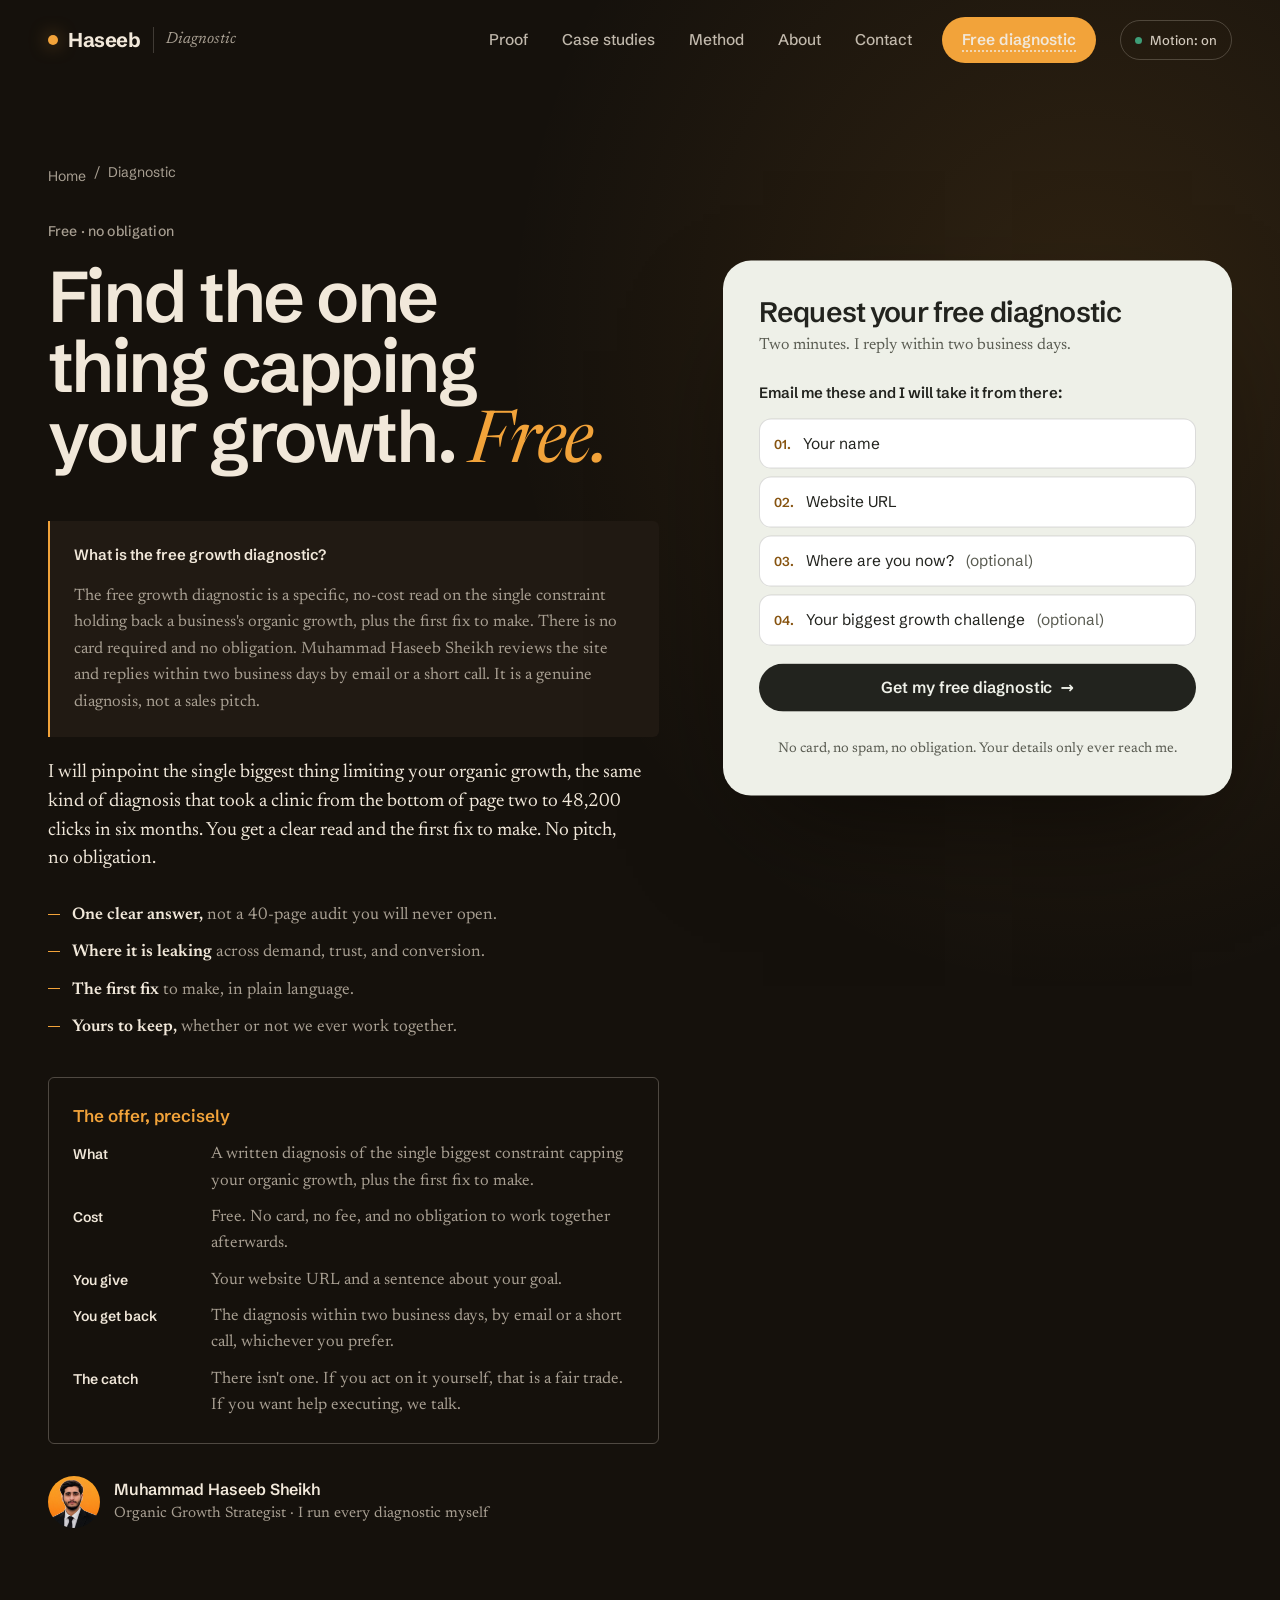
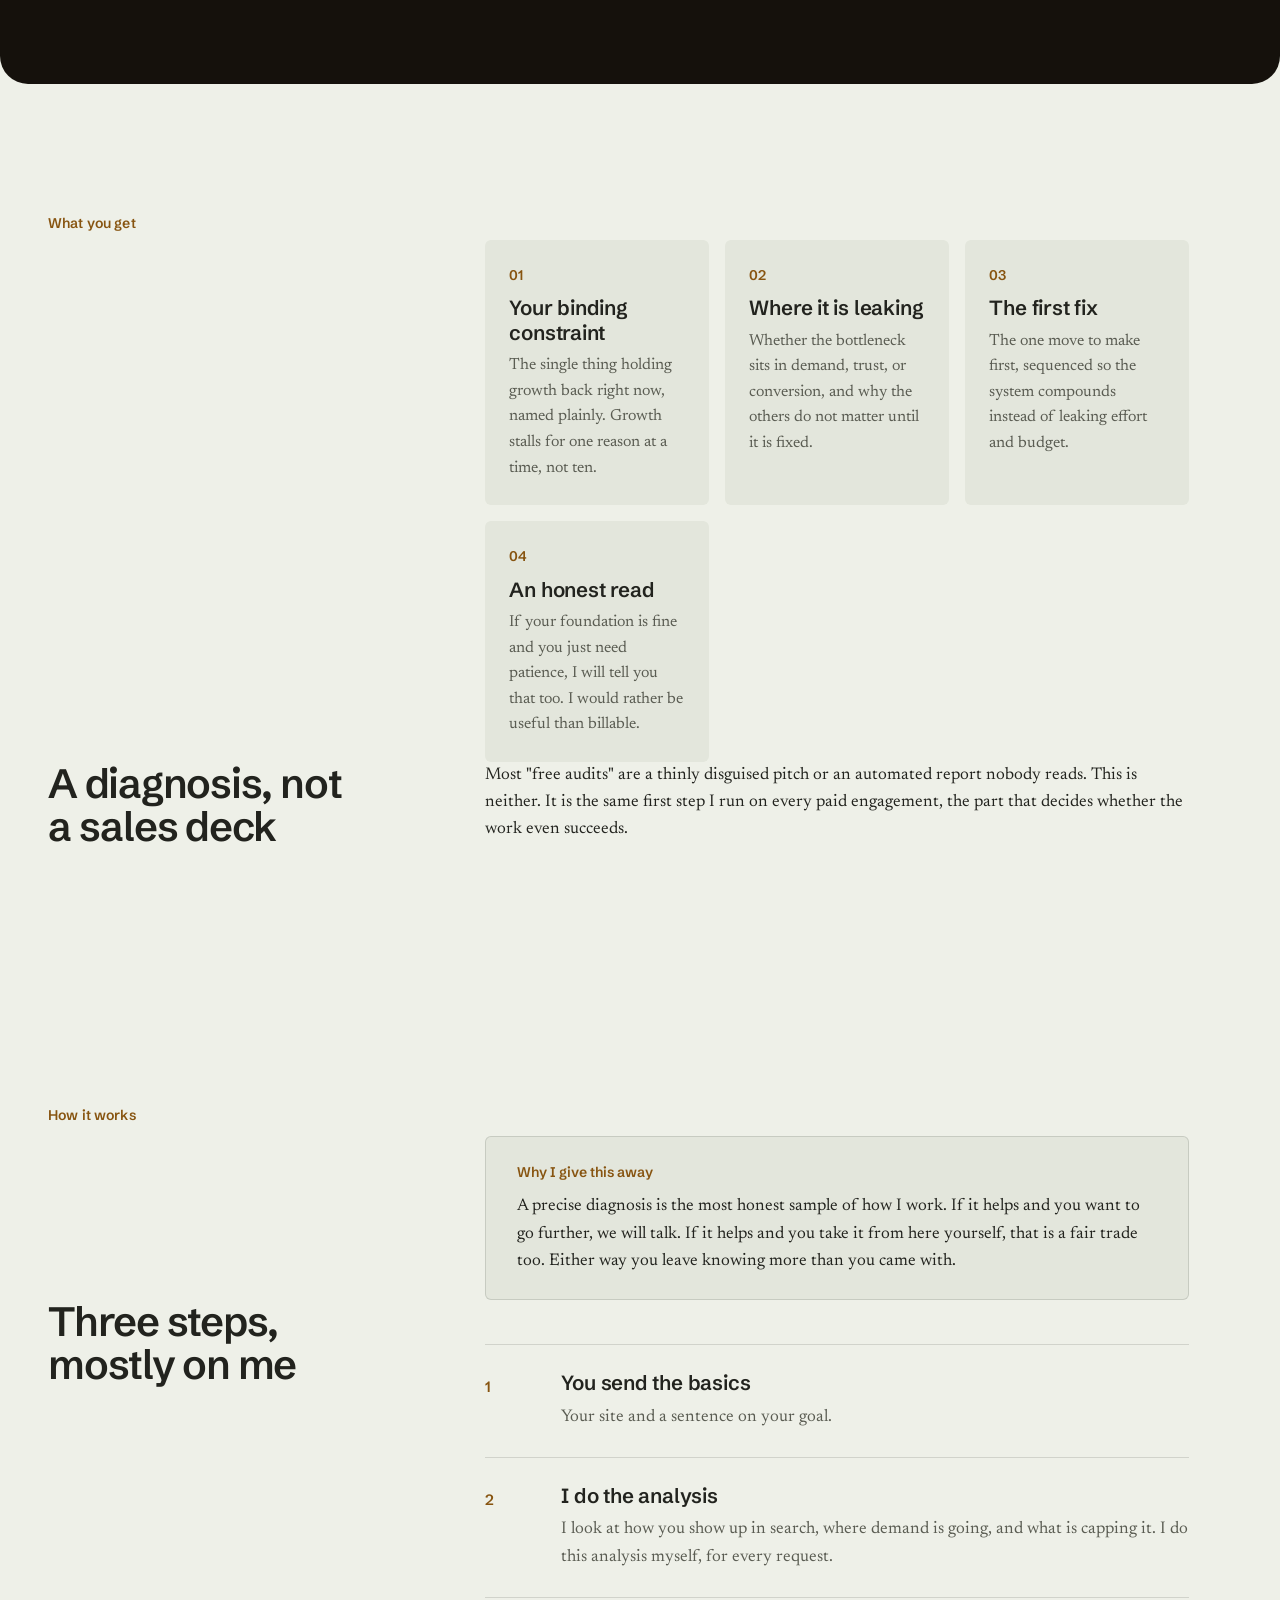
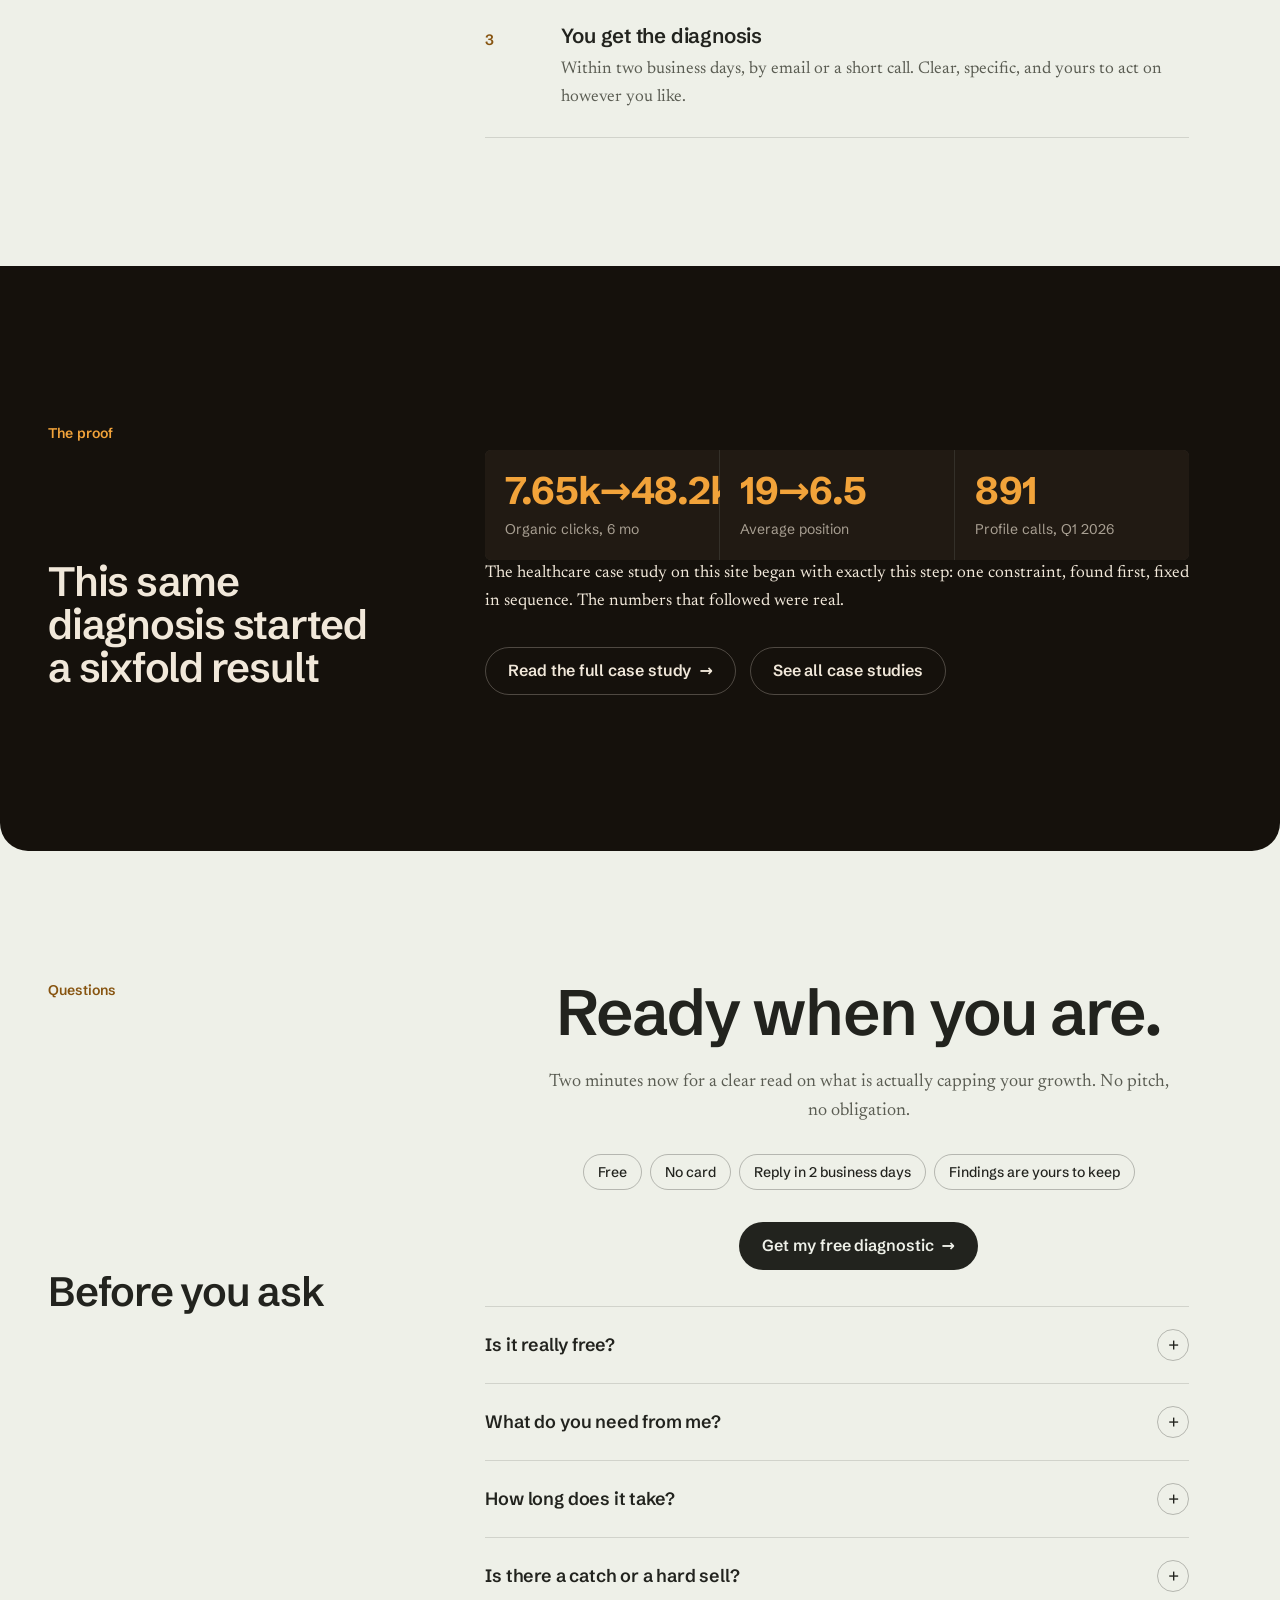
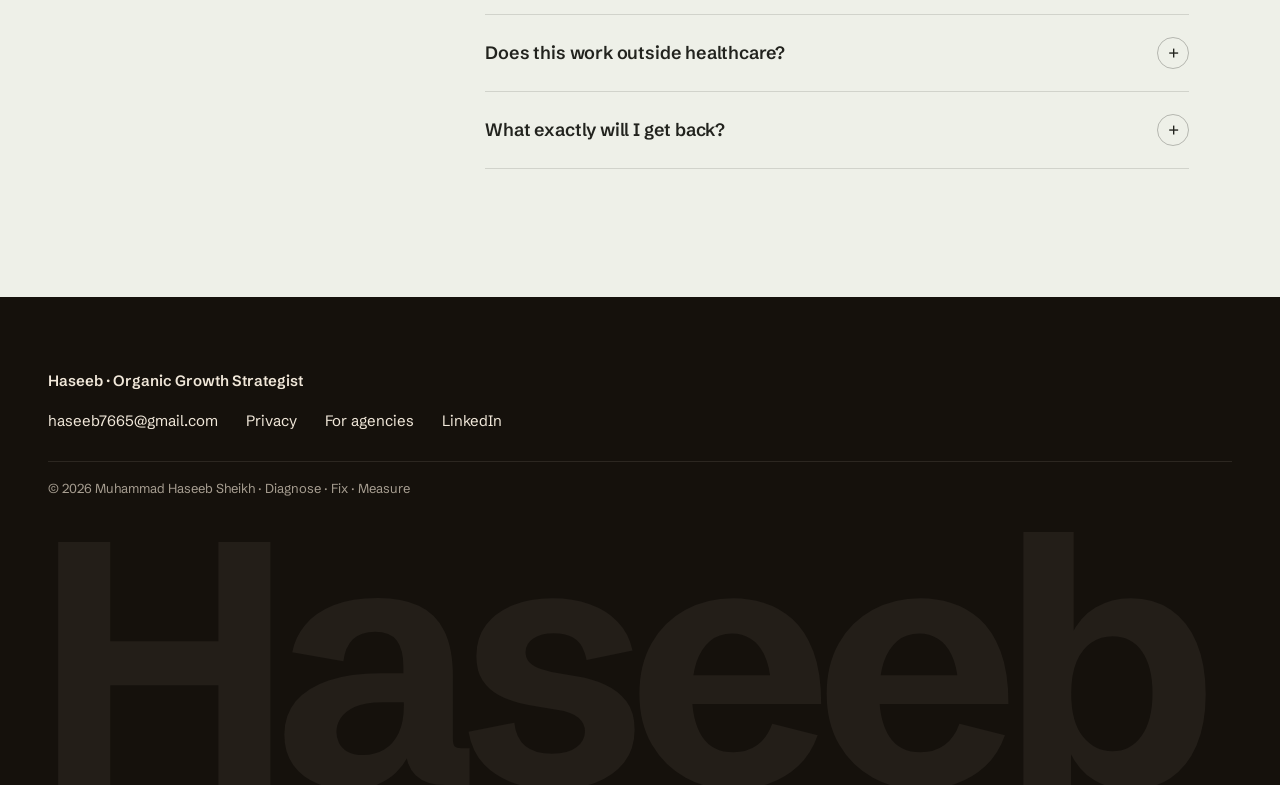
<file: site/diagnostic.html>
<!DOCTYPE html>
<html lang="en">
<head>
<script>document.documentElement.className+=" js";</script>
<meta charset="UTF-8" />
<meta name="viewport" content="width=device-width, initial-scale=1.0" />
<title>Free Organic Growth Diagnostic | Muhammad Haseeb Sheikh</title>
<link rel="icon" type="image/png" href="assets/img-bf807c6331b0.png">
<link rel="apple-touch-icon" href="apple-touch-icon.png">

<meta name="description" content="A free diagnosis of the one constraint capping your organic growth (demand, technical access, trust or conversion) and the first fix. No pitch." />
<meta name="author" content="Muhammad Haseeb Sheikh" />
<meta name="robots" content="index, follow, max-image-preview:large" />
<meta name="theme-color" content="#15110C" />
<link rel="canonical" href="https://muhammadhaseeb.co/diagnostic" />
<meta property="og:type" content="website" />
<meta property="og:title" content="Free Organic Growth Diagnostic | Muhammad Haseeb Sheikh" />
<meta property="og:description" content="A free diagnosis of the single biggest constraint capping your organic growth. No pitch, no obligation." />
<meta property="og:url" content="https://muhammadhaseeb.co/diagnostic" />
<meta property="og:image" content="https://muhammadhaseeb.co/share.jpg" />
<meta property="og:site_name" content="Haseeb" />
<meta name="twitter:card" content="summary_large_image" />
<meta name="twitter:title" content="Free Organic Growth Diagnostic | Muhammad Haseeb Sheikh" />
<meta name="twitter:image" content="https://muhammadhaseeb.co/share.jpg" />
<script type="application/ld+json">{"@context": "https://schema.org", "@graph": [{"@type": "WebPage", "dateModified": "2026-07-24", "datePublished": "2026-01-15", "@id": "https://muhammadhaseeb.co/diagnostic#webpage", "url": "https://muhammadhaseeb.co/diagnostic", "name": "Free Organic Growth Diagnostic", "isPartOf": {"@id": "https://muhammadhaseeb.co/#website"}, "breadcrumb": {"@id": "https://muhammadhaseeb.co/diagnostic#breadcrumb"}, "speakable": {"@type": "SpeakableSpecification", "cssSelector": [".diag-title", ".diag-sub"]}, "inLanguage": "en"}, {"@type": "BreadcrumbList", "@id": "https://muhammadhaseeb.co/diagnostic#breadcrumb", "itemListElement": [{"@type": "ListItem", "position": 1, "name": "Home", "item": "https://muhammadhaseeb.co/"}, {"@type": "ListItem", "position": 2, "name": "Diagnostic"}]}, {"@type": "Service", "@id": "https://muhammadhaseeb.co/diagnostic#service", "name": "Organic growth constraint diagnostic", "serviceType": "SEO and organic growth audit", "description": "A free diagnostic that pinpoints the single biggest constraint capping a business's organic growth across demand, trust, and conversion, with the first fix to make.", "provider": {"@id": "https://muhammadhaseeb.co/#person"}, "areaServed": "Worldwide", "offers": {"@type": "Offer", "price": "0", "priceCurrency": "USD", "availability": "https://schema.org/InStock", "description": "Free organic growth diagnostic, no cost and no obligation"}}, {"@type": "FAQPage", "@id": "https://muhammadhaseeb.co/diagnostic#faq", "mainEntity": [{"@type": "Question", "name": "Is it really free?", "acceptedAnswer": {"@type": "Answer", "text": "Yes, completely. No card, no fee, no obligation. You get a clear read on your single biggest growth constraint whether or not we ever work together. I do it because a sharp, specific diagnosis is the best demonstration of how I think."}}, {"@type": "Question", "name": "What do you need from me?", "acceptedAnswer": {"@type": "Answer", "text": "Just your website URL and a sentence or two about your goal. That is enough for me to look at how you show up in search, where demand is leaking, and what is most likely holding you back."}}, {"@type": "Question", "name": "How long does it take?", "acceptedAnswer": {"@type": "Answer", "text": "I analyze your site and search presence myself, then send the diagnosis back within two business days, by email or a short call, whichever you prefer."}}, {"@type": "Question", "name": "Is there a catch or a hard sell?", "acceptedAnswer": {"@type": "Answer", "text": "No. You walk away with the diagnosis and the first thing to fix, full stop. If you want help executing it, we can talk. If not, the read is yours to keep and act on however you like."}}, {"@type": "Question", "name": "Does this work outside healthcare?", "acceptedAnswer": {"@type": "Answer", "text": "Yes. The method is industry-agnostic. Healthcare is simply where my most detailed proof happens to sit. The same constraint thinking, demand, trust, and conversion, applies to SaaS, e-commerce, professional services, and local businesses alike."}}, {"@type": "Question", "name": "What exactly will I get back?", "acceptedAnswer": {"@type": "Answer", "text": "A plain-language read on the one constraint capping your organic growth, where it sits in the demand-to-conversion path, and the first concrete fix to make. No 40-page audit you will never read, just the thing that matters first."}}]}, {"@type": "Person", "@id": "https://muhammadhaseeb.co/#person", "name": "Muhammad Haseeb Sheikh", "alternateName": "Haseeb", "jobTitle": "Organic Growth Strategist", "url": "https://muhammadhaseeb.co/", "email": "haseeb7665@gmail.com", "sameAs": ["https://www.linkedin.com/in/muhammadhaseebsheikh"], "knowsAbout": ["Search engine optimization", "Healthcare SEO", "Local SEO", "Organic growth strategy", "Conversion optimization"]}]}</script>

<link rel="preload" href="fonts/schibsted-grotesk-latin.woff2" as="font" type="font/woff2" crossorigin>
<link rel="stylesheet" href="css/site.css">
</head>
<body class="pg-diagnostic">

<a class="skip" href="#diagForm-wrap">Skip to content</a>
<div id="progress" aria-hidden="true"></div>

<header id="nav">
  <a href="index.html" class="brand" aria-label="Haseeb, Organic Growth Strategist - home">
    <span class="dot"></span><span>Haseeb</span>
    <span class="chapter" id="navChapter" aria-hidden="true">Diagnostic</span>
  </a>
  <nav class="nav-links" aria-label="Primary">
    <a href="index.html#proof">Proof</a>
    <a href="cases.html">Case studies</a>
    <a href="method.html">Method</a>
    <a href="about.html">About</a>
    <a href="contact.html">Contact</a>
    <a href="diagnostic.html" class="nav-cta" aria-current="page">Free diagnostic</a>
  </nav>
  <button id="motionToggle" data-on="true" aria-pressed="false" aria-label="Toggle reduced motion"><span class="led"></span><span id="motionLabel">Motion: on</span></button>
    <button id="burger" aria-label="Open menu" aria-expanded="false" aria-controls="mobileMenu"><i></i><i></i><i></i></button>
</header>
<div id="mobileMenu" role="dialog" aria-modal="true" aria-label="Menu">
  <a href="index.html">Overview</a>
  <a href="index.html#proof">Proof</a>
  <a href="cases.html">Case studies</a>
  <a href="method.html">Method</a>
  <a href="about.html">About</a>
  <a href="contact.html">Contact</a>
  <a href="diagnostic.html" aria-current="page">Free diagnostic</a>
</div>

<main class="main" id="top">

<section class="section" id="diag-top" data-scene="12" data-chapter="Diagnostic" data-stage="night">
  <nav class="cs-breadcrumb" aria-label="Breadcrumb"><a href="index.html">Home</a> <span>/</span> <span>Diagnostic</span></nav>
  <div class="diag-hero">
    <div class="diag-hero-l">
      <span class="cs-cat-tag">Free &middot; no obligation</span>
      <h1 class="diag-title">Find the one thing capping your growth. <em>Free.</em></h1>
    <div class="ai-answer reveal" data-speakable>
    <p class="ai-answer-q">What is the free growth diagnostic?</p>
    <p class="ai-answer-a">The free growth diagnostic is a specific, no-cost read on the single constraint holding back a business's organic growth, plus the first fix to make. There is no card required and no obligation. Muhammad Haseeb Sheikh reviews the site and replies within two business days by email or a short call. It is a genuine diagnosis, not a sales pitch.</p>
  </div>
      <p class="diag-sub">I will pinpoint the single biggest thing limiting your organic growth, the same kind of diagnosis that took a clinic from the bottom of page two to 48,200 clicks in six months. You get a clear read and the first fix to make. No pitch, no obligation.</p>
      <ul class="diag-points">
        <li><strong>One clear answer,</strong> not a 40-page audit you will never open.</li>
        <li><strong>Where it is leaking</strong> across demand, trust, and conversion.</li>
        <li><strong>The first fix</strong> to make, in plain language.</li>
        <li><strong>Yours to keep,</strong> whether or not we ever work together.</li>
      </ul>
      <div class="offerbox reveal">
        <div class="ol">The offer, precisely</div>
        <dl>
          <dt>What</dt><dd>A written diagnosis of the single biggest constraint capping your organic growth, plus the first fix to make.</dd>
          <dt>Cost</dt><dd>Free. No card, no fee, and no obligation to work together afterwards.</dd>
          <dt>You give</dt><dd>Your website URL and a sentence about your goal.</dd>
          <dt>You get back</dt><dd>The diagnosis within two business days, by email or a short call, whichever you prefer.</dd>
          <dt>The catch</dt><dd>There isn't one. If you act on it yourself, that is a fair trade. If you want help executing, we talk.</dd>
        </dl>
      </div>
      <div class="byline">
        <img src="assets/img-f12f8c9a94dd.jpg" alt="Muhammad Haseeb Sheikh, Organic Growth Strategist" width="820" height="820"/>
        <div class="bi"><div class="bn">Muhammad Haseeb Sheikh</div><div class="br">Organic Growth Strategist &middot; I run every diagnostic myself</div></div>
      </div>
    </div>

    <div class="diag-hero-r">
      <div class="form-card" id="diagForm-wrap">
        <h2 class="fc-h">Request your free diagnostic</h2>
        <p class="fc-s">Two minutes. I reply within two business days.</p>
        <div class="req">
          <p class="req-l">Email me these and I will take it from there:</p>
          <ol class="req-list"><li>Your name</li><li>Website URL</li><li>Where are you now? <span class="opt">(optional)</span></li><li>Your biggest growth challenge <span class="opt">(optional)</span></li></ol>
          <a class="btn btn-primary form-submit" href="mailto:haseeb7665@gmail.com?subject=Free%20diagnostic%20request&amp;body=Your%20name%3A%20%0AWebsite%20URL%3A%20%0AWhere%20are%20you%20now%3F%20%0AYour%20biggest%20growth%20challenge%3A%20">Get my free diagnostic <span class="arr">&rarr;</span></a>
          <p class="form-note">No card, no spam, no obligation. Your details only ever reach me.</p>
        </div>
      </div>
    </div>
  </div>
</section>
<section class="section tight prose" id="get" data-scene="5" data-chapter="What you get" data-stage="paper">
  <p class="eyebrow">What you get</p>
  <h2>A diagnosis, not a sales deck</h2>
  <p>Most "free audits" are a thinly disguised pitch or an automated report nobody reads. This is neither. It is the same first step I run on every paid engagement, the part that decides whether the work even succeeds.</p>
  <div class="get-grid">
    <div class="get"><div class="gn">01</div><h3>Your binding constraint</h3><p>The single thing holding growth back right now, named plainly. Growth stalls for one reason at a time, not ten.</p></div>
    <div class="get"><div class="gn">02</div><h3>Where it is leaking</h3><p>Whether the bottleneck sits in demand, trust, or conversion, and why the others do not matter until it is fixed.</p></div>
    <div class="get"><div class="gn">03</div><h3>The first fix</h3><p>The one move to make first, sequenced so the system compounds instead of leaking effort and budget.</p></div>
    <div class="get"><div class="gn">04</div><h3>An honest read</h3><p>If your foundation is fine and you just need patience, I will tell you that too. I would rather be useful than billable.</p></div>
  </div>
</section>
<section class="section tight prose" id="how" data-scene="8" data-chapter="How it works" data-stage="paper">
  <p class="eyebrow">How it works</p>
  <h2>Three steps, mostly on me</h2>
  <div class="steps">
    <div class="step"><div class="sn">1</div><div><h3>You send the basics</h3><p>Your site and a sentence on your goal.</p></div></div>
    <div class="step"><div class="sn">2</div><div><h3>I do the analysis</h3><p>I look at how you show up in search, where demand is going, and what is capping it. I do this analysis myself, for every request.</p></div></div>
    <div class="step"><div class="sn">3</div><div><h3>You get the diagnosis</h3><p>Within two business days, by email or a short call. Clear, specific, and yours to act on however you like.</p></div></div>
  </div>
  <div class="kbox">
    <div class="kl">Why I give this away</div>
    <p>A precise diagnosis is the most honest sample of how I work. If it helps and you want to go further, we will talk. If it helps and you take it from here yourself, that is a fair trade too. Either way you leave knowing more than you came with.</p>
  </div>
</section>
<section class="section tight prose" id="proof" data-scene="7" data-chapter="Proof" data-stage="night">
  <p class="eyebrow">The proof</p>
  <h2>This same diagnosis started a sixfold result</h2>
  <p>The healthcare case study on this site began with exactly this step: one constraint, found first, fixed in sequence. The numbers that followed were real.</p>
  <div class="proof-strip">
    <div class="ps"><span class="v">7.65k&rarr;48.2k</span><span class="l">Organic clicks, 6 mo</span></div>
    <div class="ps"><span class="v">19&rarr;6.5</span><span class="l">Average position</span></div>
    <div class="ps"><span class="v">891</span><span class="l">Profile calls, Q1 2026</span></div>
  </div>
  <div class="cta-row">
    <a href="case-healthcare-seo.html" class="btn btn-ghost">Read the full case study <span class="arr">&rarr;</span></a>
    <a href="cases.html" class="btn btn-ghost">See all case studies</a>
  </div>
</section>
<section class="section tight prose" id="faq" data-scene="11" data-chapter="FAQ" data-stage="paper">
  <p class="eyebrow">Questions</p>
  <h2>Before you ask</h2>
  <div class="faq"><details><summary>Is it really free?<span class="pl">+</span></summary><div class="fa">Yes, completely. No card, no fee, no obligation. You get a clear read on your single biggest growth constraint whether or not we ever work together. I do it because a sharp, specific diagnosis is the best demonstration of how I think.</div></details><details><summary>What do you need from me?<span class="pl">+</span></summary><div class="fa">Just your website URL and a sentence or two about your goal. That is enough for me to look at how you show up in search, where demand is leaking, and what is most likely holding you back.</div></details><details><summary>How long does it take?<span class="pl">+</span></summary><div class="fa">I analyze your site and search presence myself, then send the diagnosis back within two business days, by email or a short call, whichever you prefer.</div></details><details><summary>Is there a catch or a hard sell?<span class="pl">+</span></summary><div class="fa">No. You walk away with the diagnosis and the first thing to fix, full stop. If you want help executing it, we can talk. If not, the read is yours to keep and act on however you like.</div></details><details><summary>Does this work outside healthcare?<span class="pl">+</span></summary><div class="fa">Yes. The method is industry-agnostic. Healthcare is simply where my most detailed proof happens to sit. The same constraint thinking, demand, trust, and conversion, applies to SaaS, e-commerce, professional services, and local businesses alike.</div></details><details><summary>What exactly will I get back?<span class="pl">+</span></summary><div class="fa">A plain-language read on the one constraint capping your organic growth, where it sits in the demand-to-conversion path, and the first concrete fix to make. No 40-page audit you will never read, just the thing that matters first.</div></details></div>
  <div class="m-cta reveal">
    <h2>Ready when you are.</h2>
    <p>Two minutes now for a clear read on what is actually capping your growth. No pitch, no obligation.</p>
    <div class="assure"><span>Free</span><span>No card</span><span>Reply in 2 business days</span><span>Findings are yours to keep</span></div>
      <div class="cta-row">
      <a href="#diagForm-wrap" class="btn btn-primary">Get my free diagnostic <span class="arr">&rarr;</span></a>
    </div>
  </div>
</section>
</main>

<footer>
  <span class="fbrand">Haseeb &middot; Organic Growth Strategist</span>
  <a class="fmail" href="mailto:haseeb7665@gmail.com">haseeb7665@gmail.com</a>
    <a href="privacy.html">Privacy</a>
    <a href="partners.html">For agencies</a>
    <a href="https://www.linkedin.com/in/muhammadhaseebsheikh" target="_blank" rel="noopener">LinkedIn</a>
  <small>&copy; 2026 Muhammad Haseeb Sheikh &middot; Diagnose &middot; Fix &middot; Measure</small>
</footer>



<script src="js/site.js" defer></script>
</body>
</html>
</file>
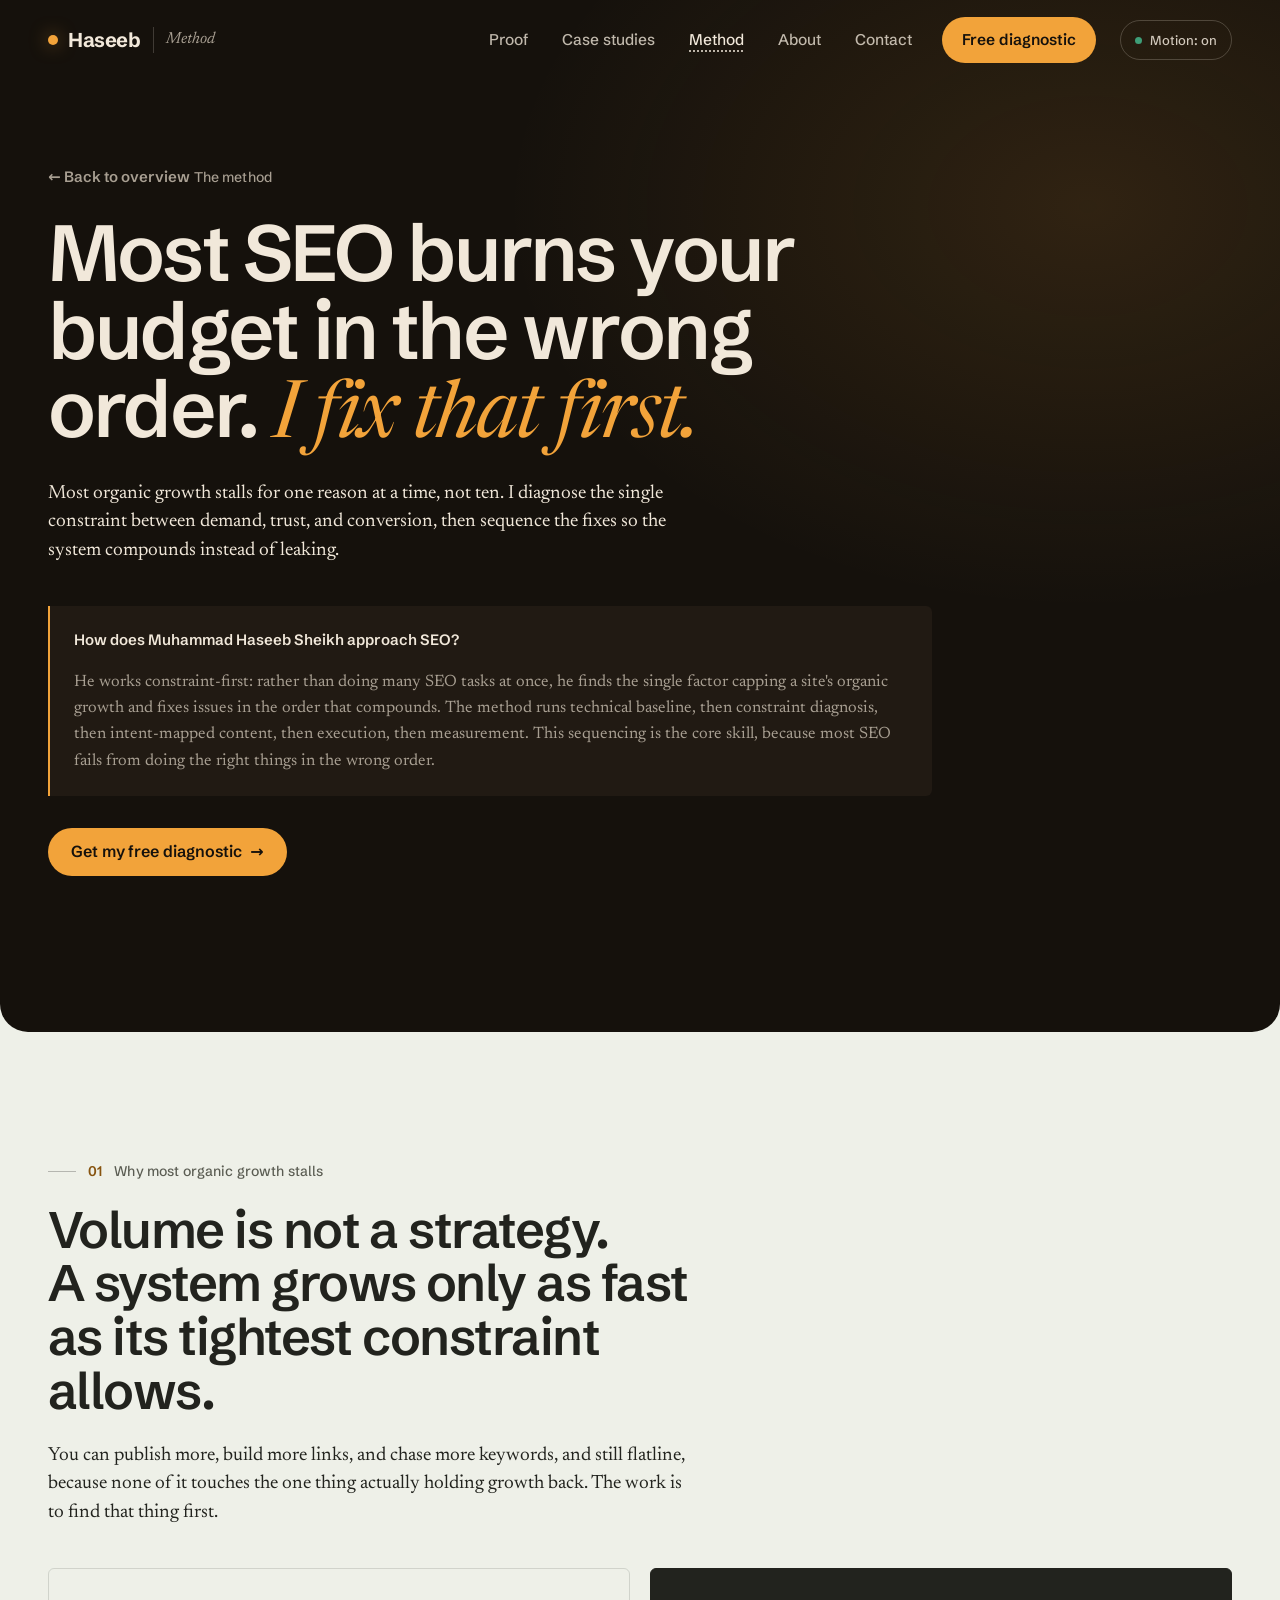
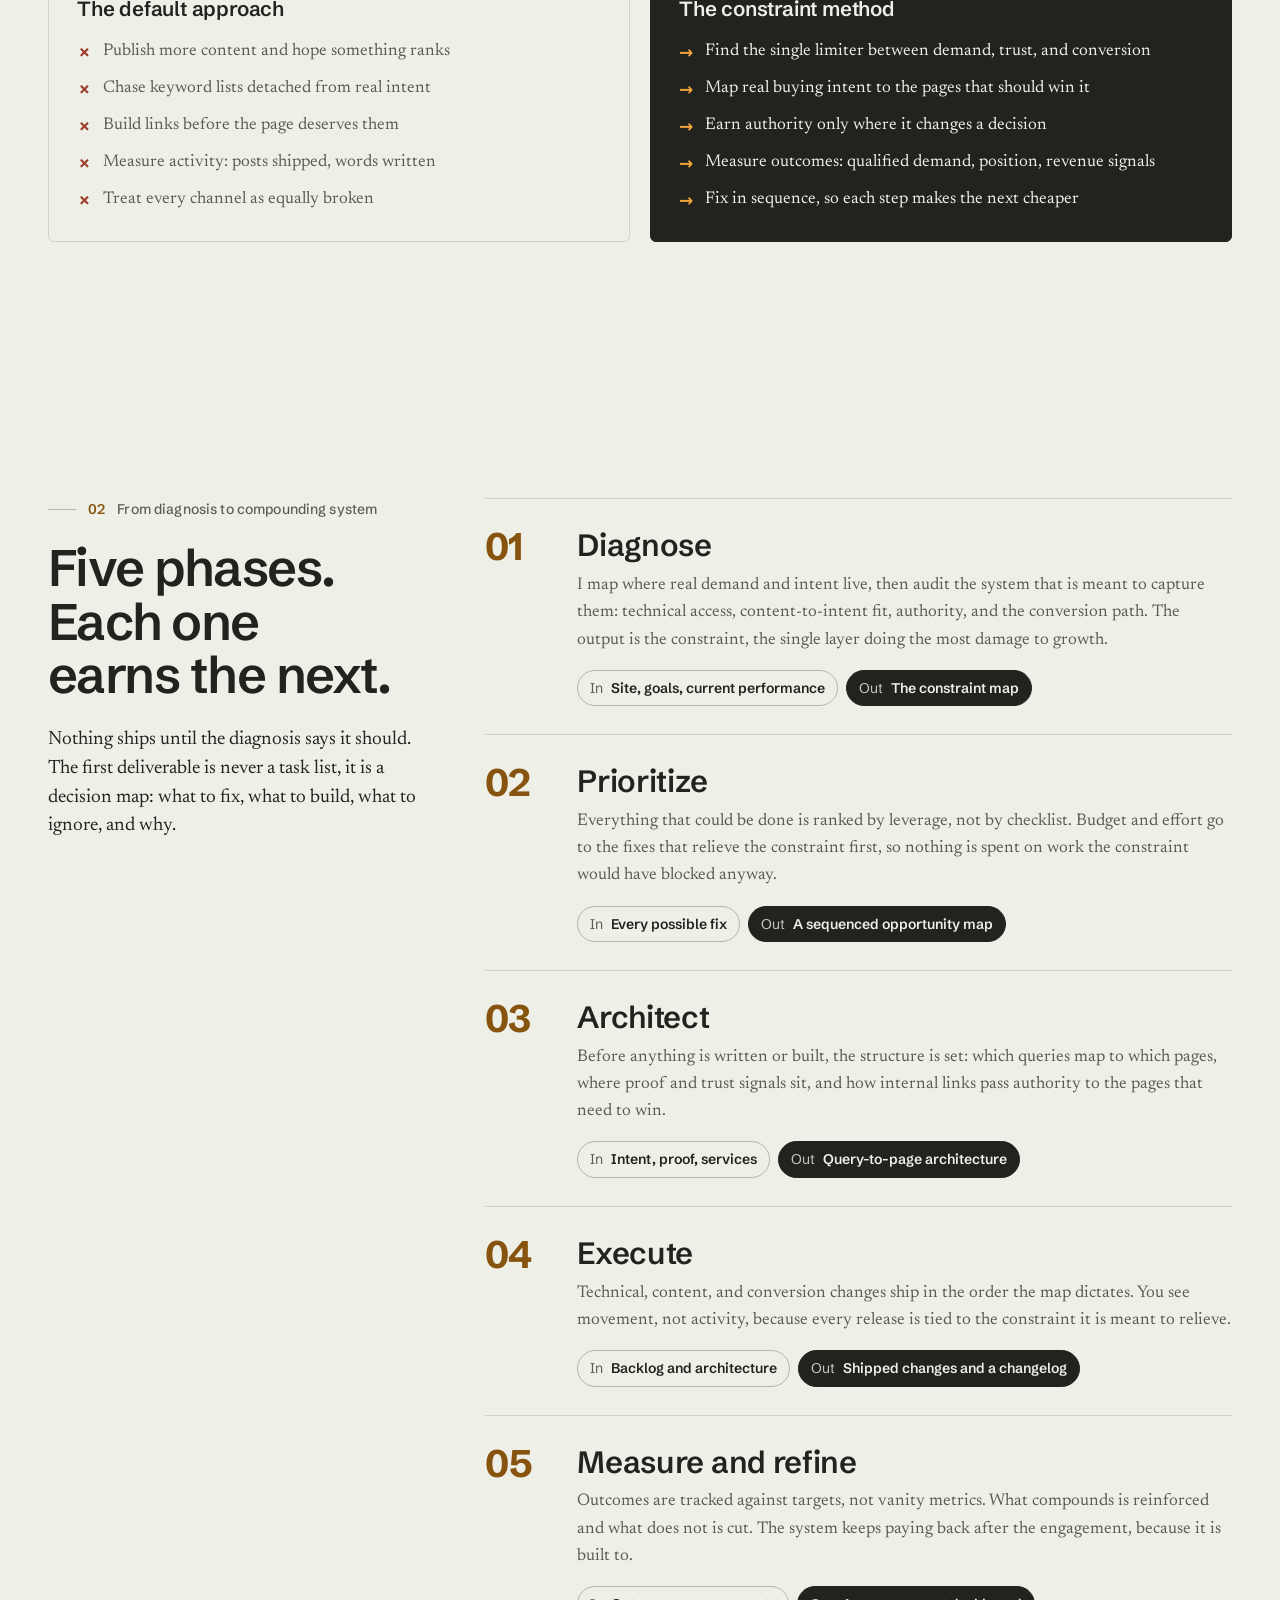
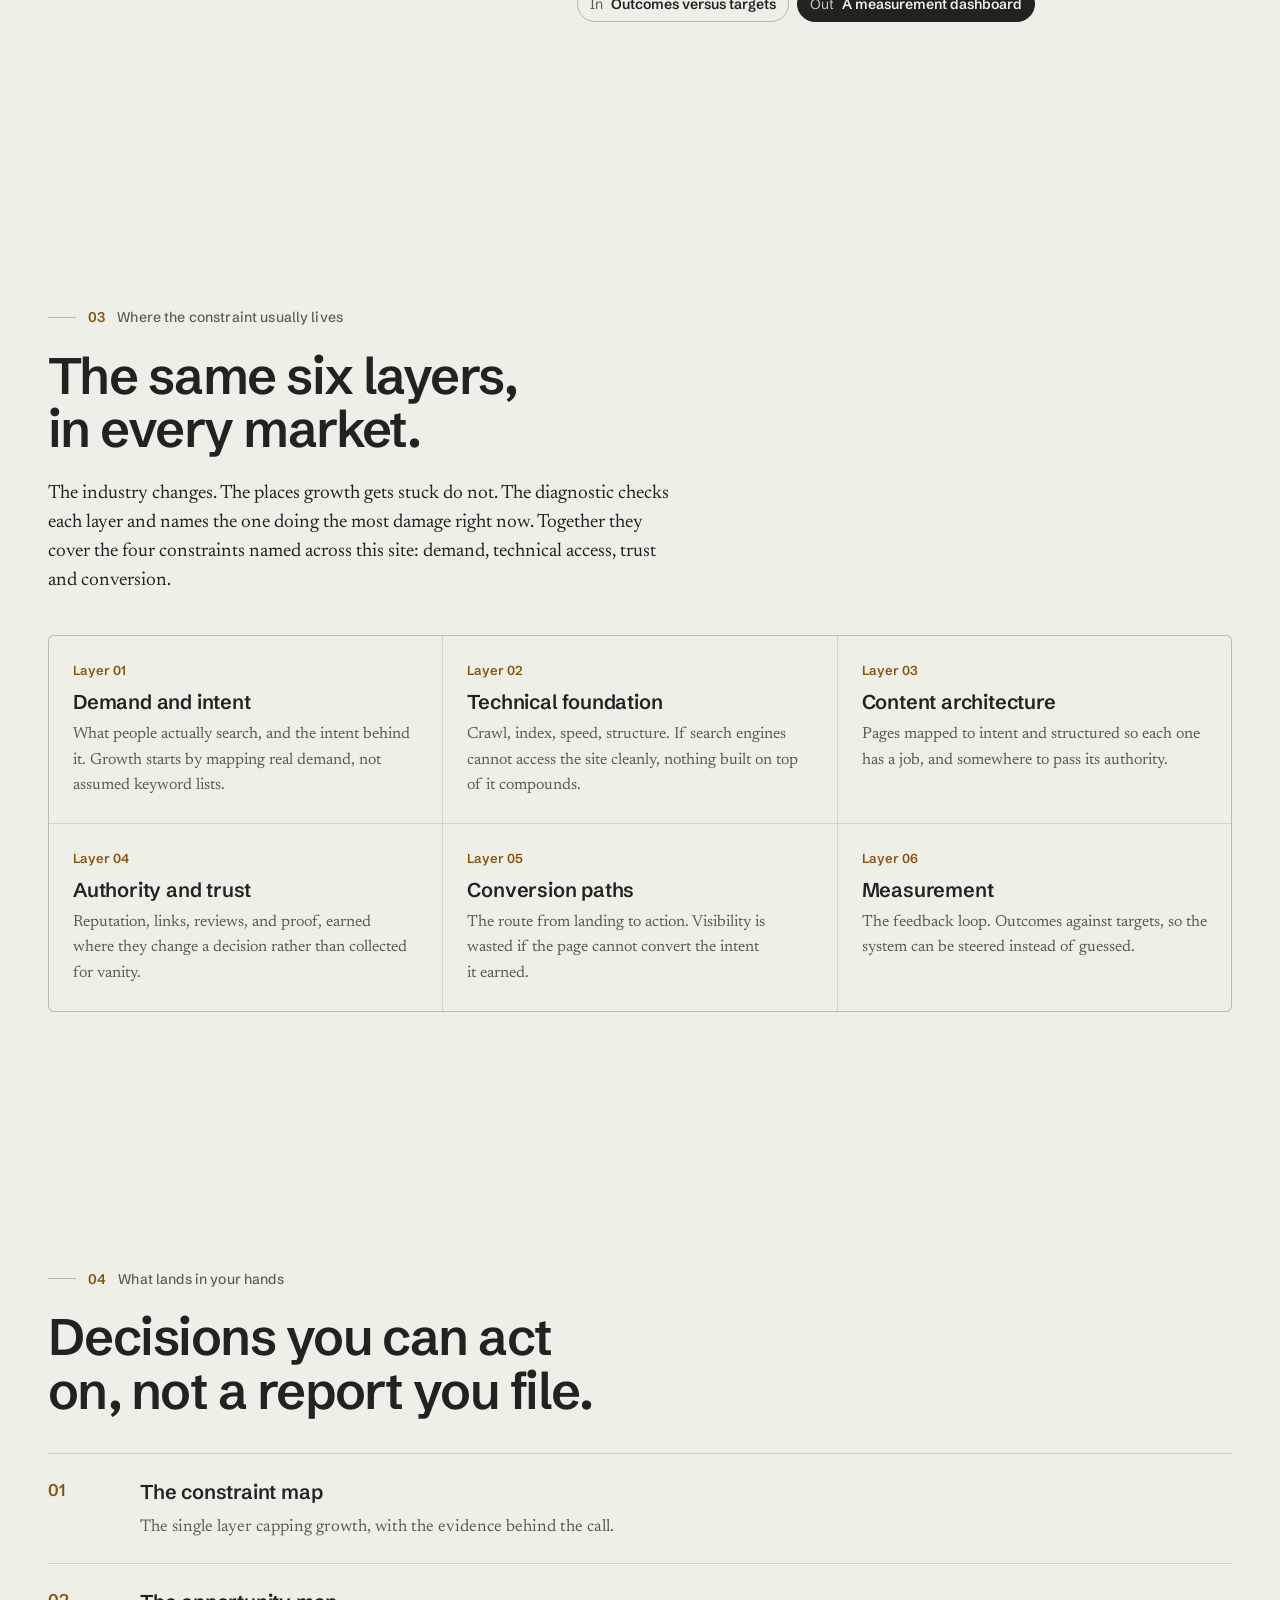
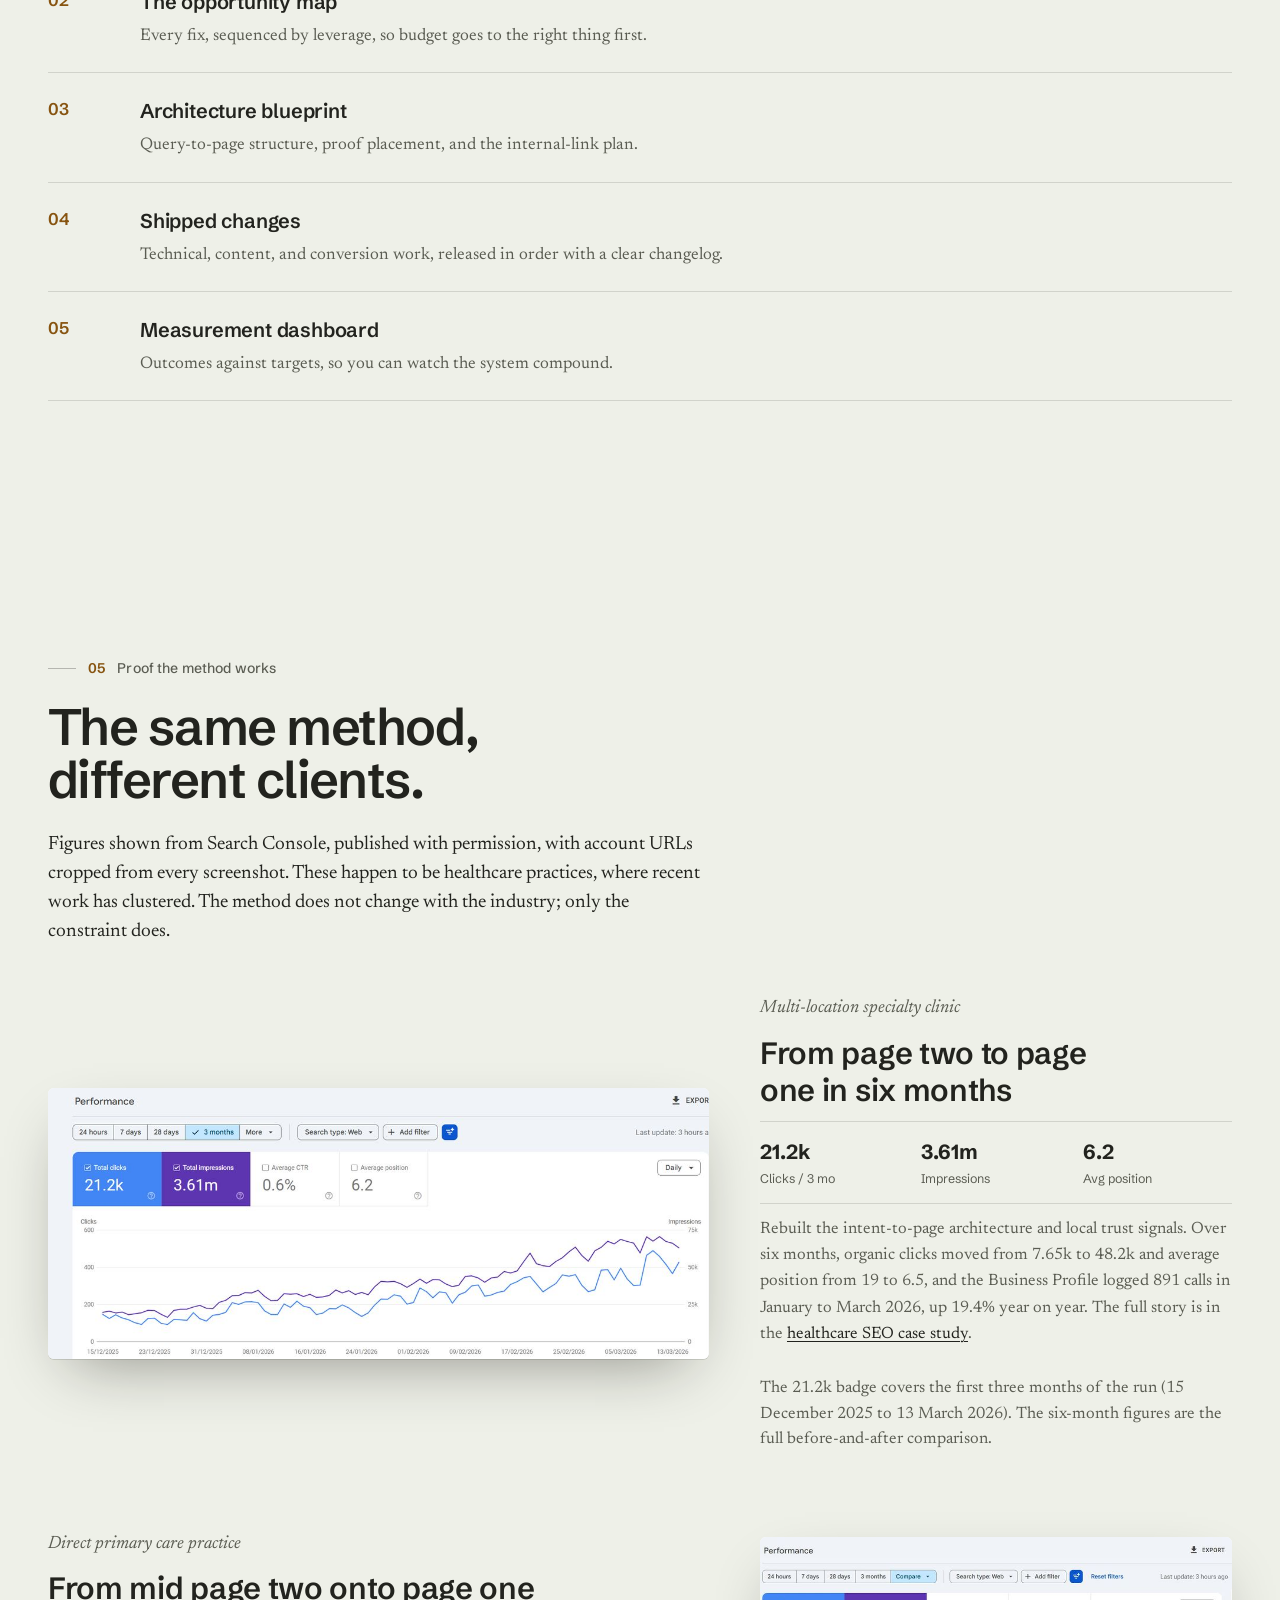
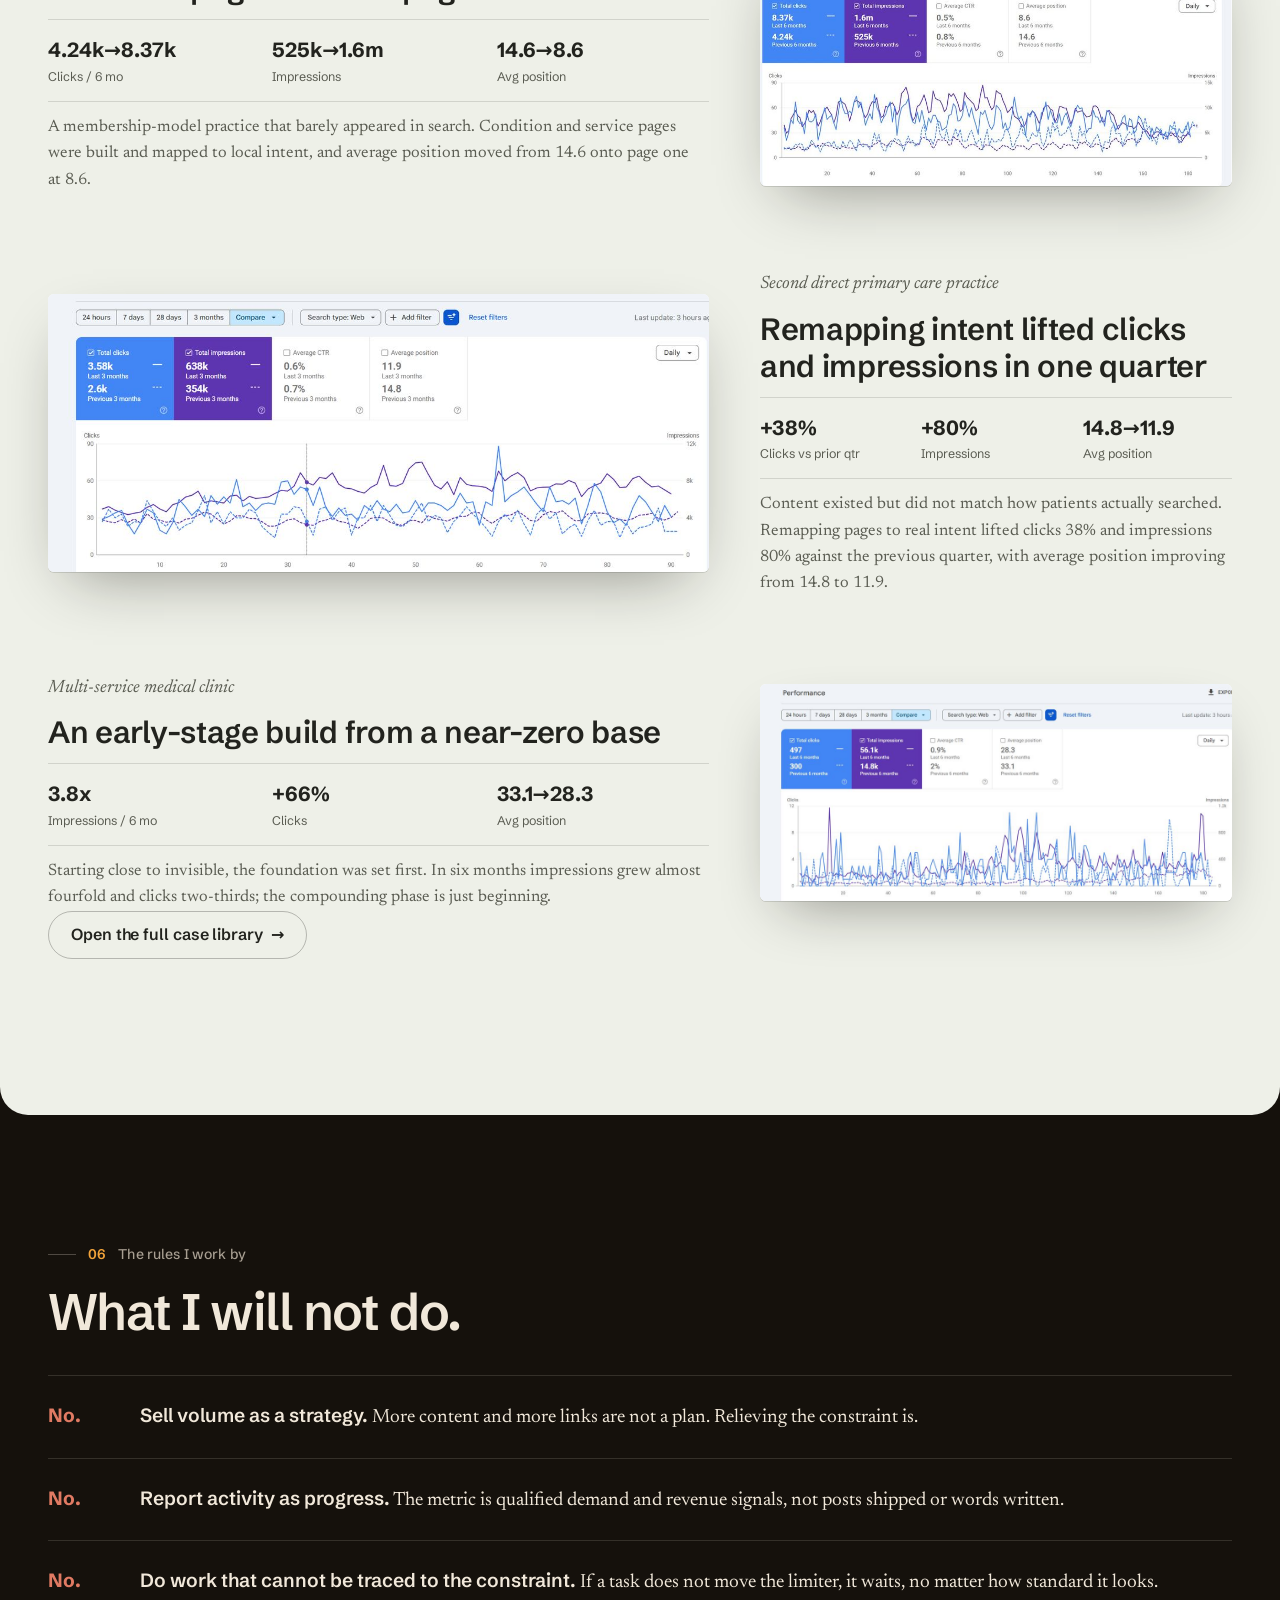
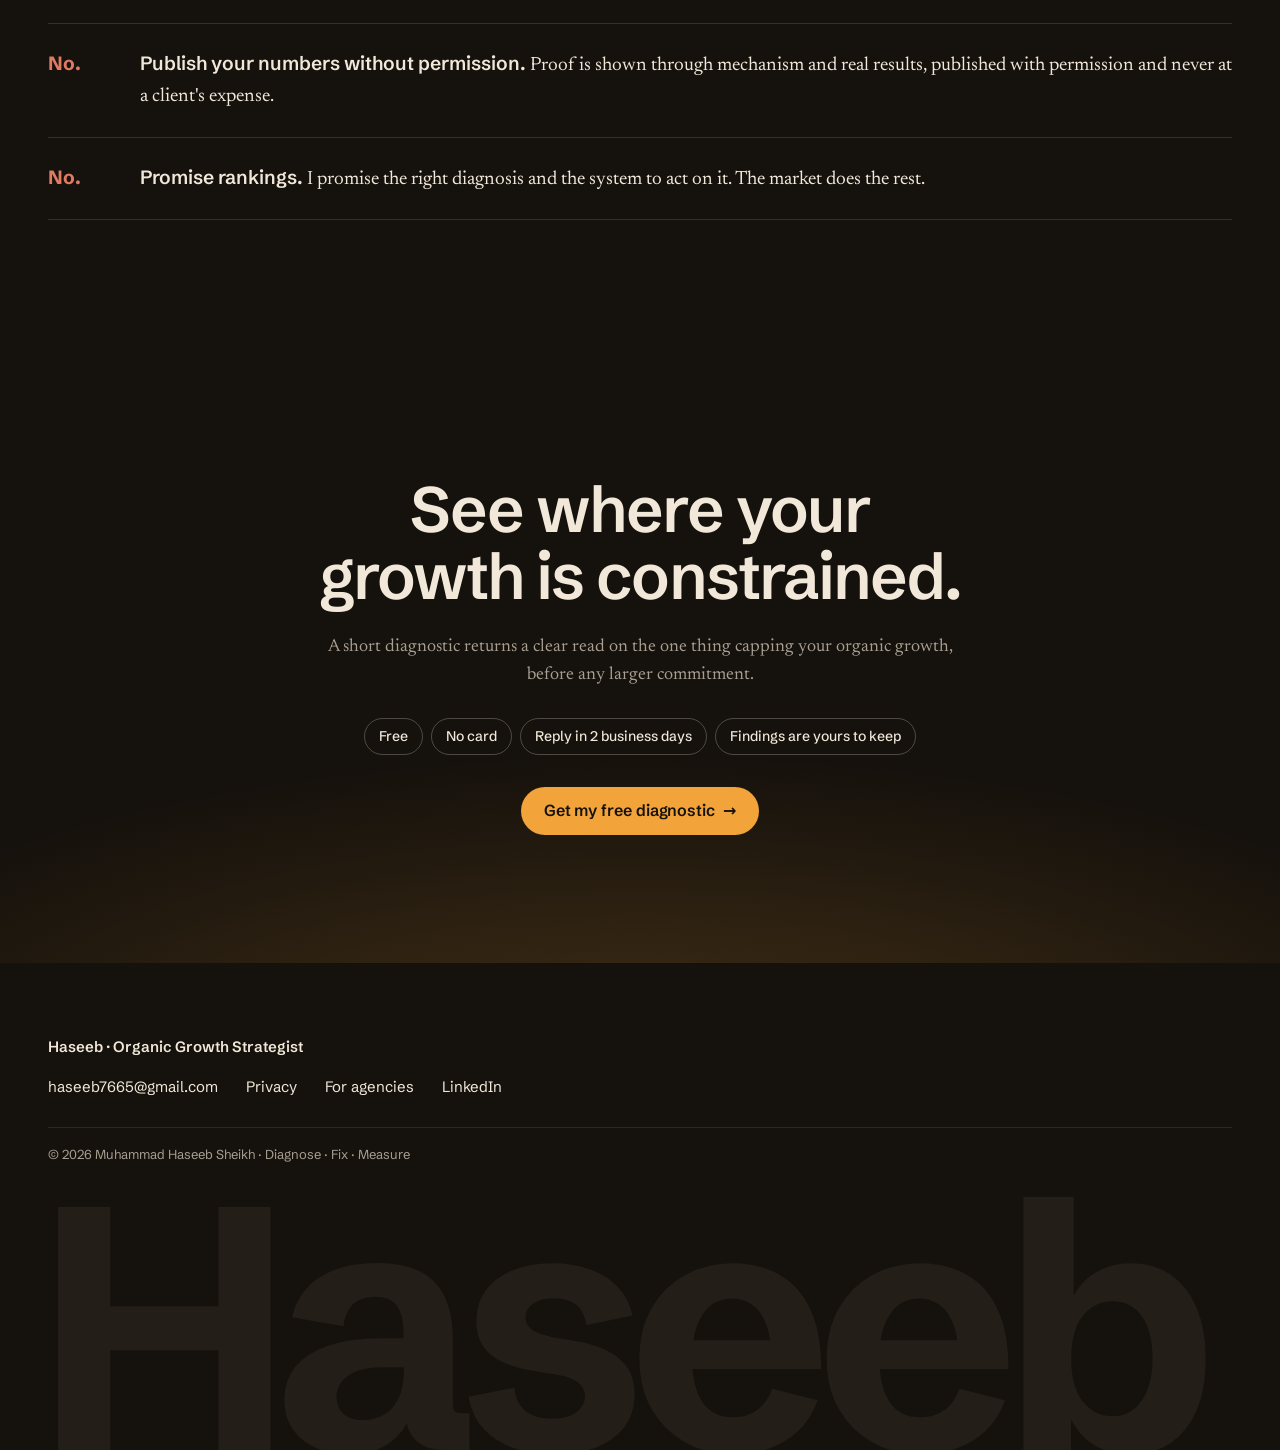
<file: site/method.html>
<!DOCTYPE html>
<html lang="en">
<head>
<script>document.documentElement.className+=" js";</script>
<meta charset="UTF-8" />
<meta name="viewport" content="width=device-width, initial-scale=1.0" />
<title>Constraint-First SEO Method | Muhammad Haseeb Sheikh</title>
<link rel="icon" type="image/png" href="assets/img-bf807c6331b0.png">
<link rel="apple-touch-icon" href="apple-touch-icon.png">

<meta name="description" content="The constraint-first SEO method: find the one constraint across demand, technical access, trust and conversion, then fix it in the order that compounds." />
<meta name="author" content="Muhammad Haseeb Sheikh" />
<meta name="robots" content="index, follow, max-image-preview:large" />
<meta name="theme-color" content="#15110C" />
<link rel="canonical" href="https://muhammadhaseeb.co/method" />
<meta property="og:type" content="article" />
<meta property="og:title" content="The Method | Organic Growth Strategy" />
<meta property="og:description" content="Find the one constraint capping organic growth, then fix it in sequence so the system compounds." />
<meta property="og:url" content="https://muhammadhaseeb.co/method" />
<meta property="og:image" content="https://muhammadhaseeb.co/share.jpg" />
<meta property="og:site_name" content="Haseeb" />
<meta name="twitter:card" content="summary_large_image" />
<meta name="twitter:title" content="The Method | Organic Growth Strategy" />
<meta name="twitter:image" content="https://muhammadhaseeb.co/share.jpg" />
<script type="application/ld+json">{ "@context":"https://schema.org","@graph":[{"@type":"WebPage","dateModified":"2026-07-24","datePublished":"2026-01-15","@id":"https://muhammadhaseeb.co/method#webpage","url":"https://muhammadhaseeb.co/method","name":"The Method - Organic Growth Strategy","description":"How I find the single constraint between search demand, trust, and conversion, then sequence the fixes so organic growth compounds.","about":{"@id":"https://muhammadhaseeb.co/#person","knowsAbout":["Healthcare SEO","Local SEO","Technical SEO","Content strategy","Organic growth strategy","Google Search Console","Google Analytics 4","Answer engine optimization"]}},{"@type":"Person","@id":"https://muhammadhaseeb.co/#person","name":"Muhammad Haseeb Sheikh","alternateName":"Haseeb","jobTitle":"Organic Growth Strategist","url":"https://muhammadhaseeb.co/","sameAs":["https://www.linkedin.com/in/muhammadhaseebsheikh"]}]}</script>

<link rel="preload" href="fonts/schibsted-grotesk-latin.woff2" as="font" type="font/woff2" crossorigin>
<link rel="stylesheet" href="css/site.css">
</head>
<body class="pg-method">

<a class="skip" href="#m-hero">Skip to content</a>
<div id="progress" aria-hidden="true"></div>

<header id="nav">
  <a href="index.html" class="brand" aria-label="Haseeb, Organic Growth Strategist - home">
    <span class="dot"></span><span>Haseeb</span>
    <span class="chapter" id="navChapter" aria-hidden="true">Method</span>
  </a>
  <nav class="nav-links" aria-label="Primary">
    <a href="index.html#proof">Proof</a>
    <a href="cases.html">Case studies</a>
    <a href="method.html" aria-current="page">Method</a>
    <a href="about.html">About</a>
    <a href="contact.html">Contact</a>
    <a href="diagnostic.html" class="nav-cta">Free diagnostic</a>
  </nav>
  <button id="motionToggle" data-on="true" aria-pressed="false" aria-label="Toggle reduced motion"><span class="led"></span><span id="motionLabel">Motion: on</span></button>
    <button id="burger" aria-label="Open menu" aria-expanded="false" aria-controls="mobileMenu"><i></i><i></i><i></i></button>
</header>
<div id="mobileMenu" role="dialog" aria-modal="true" aria-label="Menu">
  <a href="index.html">Overview</a>
  <a href="index.html#proof">Proof</a>
  <a href="cases.html">Case studies</a>
  <a href="method.html" aria-current="page">Method</a>
  <a href="about.html">About</a>
  <a href="contact.html">Contact</a>
  <a href="diagnostic.html">Free diagnostic</a>
</div>

<main class="main" id="top">

<section class="section" id="m-hero" data-scene="0" data-chapter="Method" aria-labelledby="mH1" data-stage="night">
  <a class="backlink" href="index.html">&#8592; Back to overview</a>
  <p class="m-eyebrow">The method</p>
  <h1 id="mH1" class="head">Most SEO burns your budget in the wrong order. <em>I fix that first.</em></h1>
  <p class="lead reveal" data-d="1">Most organic growth stalls for one reason at a time, not ten. I diagnose the single constraint between demand, trust, and conversion, then sequence the fixes so the system compounds instead of leaking.</p>
    <div class="ai-answer reveal" data-speakable>
    <p class="ai-answer-q">How does Muhammad Haseeb Sheikh approach SEO?</p>
    <p class="ai-answer-a">He works constraint-first: rather than doing many SEO tasks at once, he finds the single factor capping a site's organic growth and fixes issues in the order that compounds. The method runs technical baseline, then constraint diagnosis, then intent-mapped content, then execution, then measurement. This sequencing is the core skill, because most SEO fails from doing the right things in the wrong order.</p>
  </div>
  <div class="cta-row reveal" data-d="2">
    <a href="diagnostic.html" class="btn btn-primary">Get my free diagnostic <span class="arr">&#8594;</span></a>
  </div>
</section>
<section class="section" id="m-principle" data-scene="3" data-chapter="The principle" data-stage="paper">
  <div class="coord"><span class="s">01</span> Why most organic growth stalls</div>
  <h2 class="head reveal">Volume is not a strategy.<br>A system grows only as fast as its tightest constraint allows.</h2>
  <p class="lead reveal" data-d="1">You can publish more, build more links, and chase more keywords, and still flatline, because none of it touches the one thing actually holding growth back. The work is to find that thing first.</p>
  <div class="principle reveal" data-d="2">
    <div class="pcol def"><h3>The default approach</h3><ul>
      <li>Publish more content and hope something ranks</li>
      <li>Chase keyword lists detached from real intent</li>
      <li>Build links before the page deserves them</li>
      <li>Measure activity: posts shipped, words written</li>
      <li>Treat every channel as equally broken</li>
    </ul></div>
    <div class="pcol method"><h3>The constraint method</h3><ul>
      <li>Find the single limiter between demand, trust, and conversion</li>
      <li>Map real buying intent to the pages that should win it</li>
      <li>Earn authority only where it changes a decision</li>
      <li>Measure outcomes: qualified demand, position, revenue signals</li>
      <li>Fix in sequence, so each step makes the next cheaper</li>
    </ul></div>
  </div>
</section>
<section class="section" id="m-phases" data-scene="8" data-chapter="The sequence" data-stage="paper">
  <div class="coord"><span class="s">02</span> From diagnosis to compounding system</div>
  <h2 class="head reveal">Five phases. Each one earns the next.</h2>
  <p class="lead reveal" data-d="1">Nothing ships until the diagnosis says it should. The first deliverable is never a task list, it is a decision map: what to fix, what to build, what to ignore, and why.</p>
  <div class="mphases reveal" data-d="2"><div class="mphase"><div class="pn">01</div><div><h3>Diagnose</h3><p>I map where real demand and intent live, then audit the system that is meant to capture them: technical access, content-to-intent fit, authority, and the conversion path. The output is the constraint, the single layer doing the most damage to growth.</p>
      <div class="io"><span>In&nbsp; <b>Site, goals, current performance</b></span><span class="out">Out&nbsp; <b>The constraint map</b></span></div></div></div><div class="mphase"><div class="pn">02</div><div><h3>Prioritize</h3><p>Everything that could be done is ranked by leverage, not by checklist. Budget and effort go to the fixes that relieve the constraint first, so nothing is spent on work the constraint would have blocked anyway.</p>
      <div class="io"><span>In&nbsp; <b>Every possible fix</b></span><span class="out">Out&nbsp; <b>A sequenced opportunity map</b></span></div></div></div><div class="mphase"><div class="pn">03</div><div><h3>Architect</h3><p>Before anything is written or built, the structure is set: which queries map to which pages, where proof and trust signals sit, and how internal links pass authority to the pages that need to win.</p>
      <div class="io"><span>In&nbsp; <b>Intent, proof, services</b></span><span class="out">Out&nbsp; <b>Query-to-page architecture</b></span></div></div></div><div class="mphase"><div class="pn">04</div><div><h3>Execute</h3><p>Technical, content, and conversion changes ship in the order the map dictates. You see movement, not activity, because every release is tied to the constraint it is meant to relieve.</p>
      <div class="io"><span>In&nbsp; <b>Backlog and architecture</b></span><span class="out">Out&nbsp; <b>Shipped changes and a changelog</b></span></div></div></div><div class="mphase"><div class="pn">05</div><div><h3>Measure and refine</h3><p>Outcomes are tracked against targets, not vanity metrics. What compounds is reinforced and what does not is cut. The system keeps paying back after the engagement, because it is built to.</p>
      <div class="io"><span>In&nbsp; <b>Outcomes versus targets</b></span><span class="out">Out&nbsp; <b>A measurement dashboard</b></span></div></div></div></div>
</section>
<section class="section" id="m-surface" data-scene="5" data-chapter="The surface" data-stage="paper">
  <div class="coord"><span class="s">03</span> Where the constraint usually lives</div>
  <h2 class="head reveal">The same six layers, in every market.</h2>
  <p class="lead reveal" data-d="1">The industry changes. The places growth gets stuck do not. The diagnostic checks each layer and names the one doing the most damage right now. Together they cover the four constraints named across this site: demand, technical access, trust and conversion.</p>
  <div class="levers reveal" data-d="2"><div class="lever"><div class="ln">Layer 01</div><h4>Demand and intent</h4><p>What people actually search, and the intent behind it. Growth starts by mapping real demand, not assumed keyword lists.</p></div><div class="lever"><div class="ln">Layer 02</div><h4>Technical foundation</h4><p>Crawl, index, speed, structure. If search engines cannot access the site cleanly, nothing built on top of it compounds.</p></div><div class="lever"><div class="ln">Layer 03</div><h4>Content architecture</h4><p>Pages mapped to intent and structured so each one has a job, and somewhere to pass its authority.</p></div><div class="lever"><div class="ln">Layer 04</div><h4>Authority and trust</h4><p>Reputation, links, reviews, and proof, earned where they change a decision rather than collected for vanity.</p></div><div class="lever"><div class="ln">Layer 05</div><h4>Conversion paths</h4><p>The route from landing to action. Visibility is wasted if the page cannot convert the intent it earned.</p></div><div class="lever"><div class="ln">Layer 06</div><h4>Measurement</h4><p>The feedback loop. Outcomes against targets, so the system can be steered instead of guessed.</p></div></div>
</section>
<section class="section" id="m-deliver" data-scene="6" data-chapter="What you get" data-stage="paper">
  <div class="coord"><span class="s">04</span> What lands in your hands</div>
  <h2 class="head reveal">Decisions you can act on, not a report you file.</h2>
  <div class="deliver reveal" data-d="1"><div class="dget"><div class="dk">01</div><div class="dv"><b>The constraint map</b><p>The single layer capping growth, with the evidence behind the call.</p></div></div><div class="dget"><div class="dk">02</div><div class="dv"><b>The opportunity map</b><p>Every fix, sequenced by leverage, so budget goes to the right thing first.</p></div></div><div class="dget"><div class="dk">03</div><div class="dv"><b>Architecture blueprint</b><p>Query-to-page structure, proof placement, and the internal-link plan.</p></div></div><div class="dget"><div class="dk">04</div><div class="dv"><b>Shipped changes</b><p>Technical, content, and conversion work, released in order with a clear changelog.</p></div></div><div class="dget"><div class="dk">05</div><div class="dv"><b>Measurement dashboard</b><p>Outcomes against targets, so you can watch the system compound.</p></div></div></div>
</section>
<section class="section" id="m-proof" data-scene="7" data-chapter="Proof" data-stage="paper">
  <div class="coord"><span class="s">05</span> Proof the method works</div>
  <h2 class="head reveal">The same method, different clients.</h2>
  <p class="lead reveal" data-d="1">Figures shown from Search Console, published with permission, with account URLs cropped from every screenshot. These happen to be healthcare practices, where recent work has clustered. The method does not change with the industry; only the constraint does.</p>
  <div class="proof-cases reveal" data-d="2">
      <div class="pcase">
        <div class="pc-media" data-tilt><img src="assets/img-c512a6606a0c.jpg" alt="Google Search Console for a multi-location specialty clinic, 15 December 2025 to 13 March 2026: 21.2k clicks, 3.61m impressions, average position 6.2, account URL cropped" loading="lazy" width="1120" height="460"/></div>
        <div class="pc-body">
          <div class="pc-label">Multi-location specialty clinic</div>
          <h3 class="pc-h">From page two to page one in six months</h3>
          <div class="pc-stats"><div class="pc-stat"><span class="v">21.2k</span><span class="l">Clicks / 3 mo</span></div><div class="pc-stat"><span class="v">3.61m</span><span class="l">Impressions</span></div><div class="pc-stat"><span class="v">6.2</span><span class="l">Avg position</span></div></div>
          <p class="pc-story">Rebuilt the intent-to-page architecture and local trust signals. Over six months, organic clicks moved from 7.65k to 48.2k and average position from 19 to 6.5, and the Business Profile logged 891 calls in January to March 2026, up 19.4% year on year. The full story is in the <a href="case-healthcare-seo.html">healthcare SEO case study</a>.</p>
          <p class="tone-fine pc-story">The 21.2k badge covers the first three months of the run (15 December 2025 to 13 March 2026). The six-month figures are the full before-and-after comparison.</p>
        </div>
      </div>
      <div class="pcase">
        <div class="pc-media" data-tilt><img src="assets/img-fd11b03150de.jpg" alt="Google Search Console for a direct primary care practice, last 6 months vs previous 6 months: clicks 4.24k to 8.37k, impressions 525k to 1.6m, average position 14.6 to 8.6, account URL cropped" loading="lazy" width="900" height="474"/></div>
        <div class="pc-body">
          <div class="pc-label">Direct primary care practice</div>
          <h3 class="pc-h">From mid page two onto page one</h3>
          <div class="pc-stats"><div class="pc-stat"><span class="v">4.24k&rarr;8.37k</span><span class="l">Clicks / 6 mo</span></div><div class="pc-stat"><span class="v">525k&rarr;1.6m</span><span class="l">Impressions</span></div><div class="pc-stat"><span class="v">14.6&rarr;8.6</span><span class="l">Avg position</span></div></div>
          <p class="pc-story">A membership-model practice that barely appeared in search. Condition and service pages were built and mapped to local intent, and average position moved from 14.6 onto page one at 8.6.</p>
        </div>
      </div>
      <div class="pcase">
        <div class="pc-media" data-tilt><img src="assets/img-03e22cb91c68.jpg" alt="Google Search Console for a second direct primary care practice, last 3 months vs previous 3 months: clicks 2.6k to 3.58k, impressions 354k to 638k, average position 14.8 to 11.9, account URL cropped" loading="lazy" width="1120" height="471"/></div>
        <div class="pc-body">
          <div class="pc-label">Second direct primary care practice</div>
          <h3 class="pc-h">Remapping intent lifted clicks and impressions in one quarter</h3>
          <div class="pc-stats"><div class="pc-stat"><span class="v">+38%</span><span class="l">Clicks vs prior qtr</span></div><div class="pc-stat"><span class="v">+80%</span><span class="l">Impressions</span></div><div class="pc-stat"><span class="v">14.8&rarr;11.9</span><span class="l">Avg position</span></div></div>
          <p class="pc-story">Content existed but did not match how patients actually searched. Remapping pages to real intent lifted clicks 38% and impressions 80% against the previous quarter, with average position improving from 14.8 to 11.9.</p>
        </div>
      </div>
      <div class="pcase">
        <div class="pc-media" data-tilt><img src="assets/img-557deb0d64fe.jpg" alt="Google Search Console for a multi-service medical clinic, last 6 months vs previous 6 months: clicks 300 to 497, impressions 14.8k to 56.1k, average position 33.1 to 28.3, account URL cropped" loading="lazy" width="1120" height="514"/></div>
        <div class="pc-body">
          <div class="pc-label">Multi-service medical clinic</div>
          <h3 class="pc-h">An early-stage build from a near-zero base</h3>
          <div class="pc-stats"><div class="pc-stat"><span class="v">3.8x</span><span class="l">Impressions / 6 mo</span></div><div class="pc-stat"><span class="v">+66%</span><span class="l">Clicks</span></div><div class="pc-stat"><span class="v">33.1&rarr;28.3</span><span class="l">Avg position</span></div></div>
          <p class="pc-story">Starting close to invisible, the foundation was set first. In six months impressions grew almost fourfold and clicks two-thirds; the compounding phase is just beginning.</p>
        </div>
      </div>
  </div>

  <div class="reveal" data-d="3"><a href="cases.html" class="btn btn-ghost">Open the full case library <span class="arr">→</span></a></div>
</section>
<section class="section" id="m-principles" data-scene="11" data-chapter="Principles" data-stage="night">
  <div class="coord"><span class="s">06</span> The rules I work by</div>
  <h2 class="head reveal">What I will not do.</h2>
  <div class="principles-list reveal" data-d="1"><div class="pl-item"><span class="x">No.</span><div><b>Sell volume as a strategy.</b> More content and more links are not a plan. Relieving the constraint is.</div></div><div class="pl-item"><span class="x">No.</span><div><b>Report activity as progress.</b> The metric is qualified demand and revenue signals, not posts shipped or words written.</div></div><div class="pl-item"><span class="x">No.</span><div><b>Do work that cannot be traced to the constraint.</b> If a task does not move the limiter, it waits, no matter how standard it looks.</div></div><div class="pl-item"><span class="x">No.</span><div><b>Publish your numbers without permission.</b> Proof is shown through mechanism and real results, published with permission and never at a client's expense.</div></div><div class="pl-item"><span class="x">No.</span><div><b>Promise rankings.</b> I promise the right diagnosis and the system to act on it. The market does the rest.</div></div></div>
</section>
<section class="section" id="m-cta" data-scene="12" data-chapter="Start" data-stage="night">
  <div class="m-cta reveal">
    <h2>See where your growth is constrained.</h2>
    <p>A short diagnostic returns a clear read on the one thing capping your organic growth, before any larger commitment.</p>
    <div class="assure"><span>Free</span><span>No card</span><span>Reply in 2 business days</span><span>Findings are yours to keep</span></div>
      <div class="cta-row">
      <a href="diagnostic.html" class="btn btn-primary">Get my free diagnostic <span class="arr">&#8594;</span></a>
    </div>
  </div>
</section>
</main>

<footer>
  <span class="fbrand">Haseeb · Organic Growth Strategist</span>
  <a class="fmail" href="mailto:haseeb7665@gmail.com">haseeb7665@gmail.com</a>
    <a href="privacy.html">Privacy</a>
    <a href="partners.html">For agencies</a>
    <a href="https://www.linkedin.com/in/muhammadhaseebsheikh" target="_blank" rel="noopener">LinkedIn</a>
  <small>&copy; 2026 Muhammad Haseeb Sheikh &middot; Diagnose &middot; Fix &middot; Measure</small>
</footer>



<script src="js/site.js" defer></script>
</body>
</html>
</file>
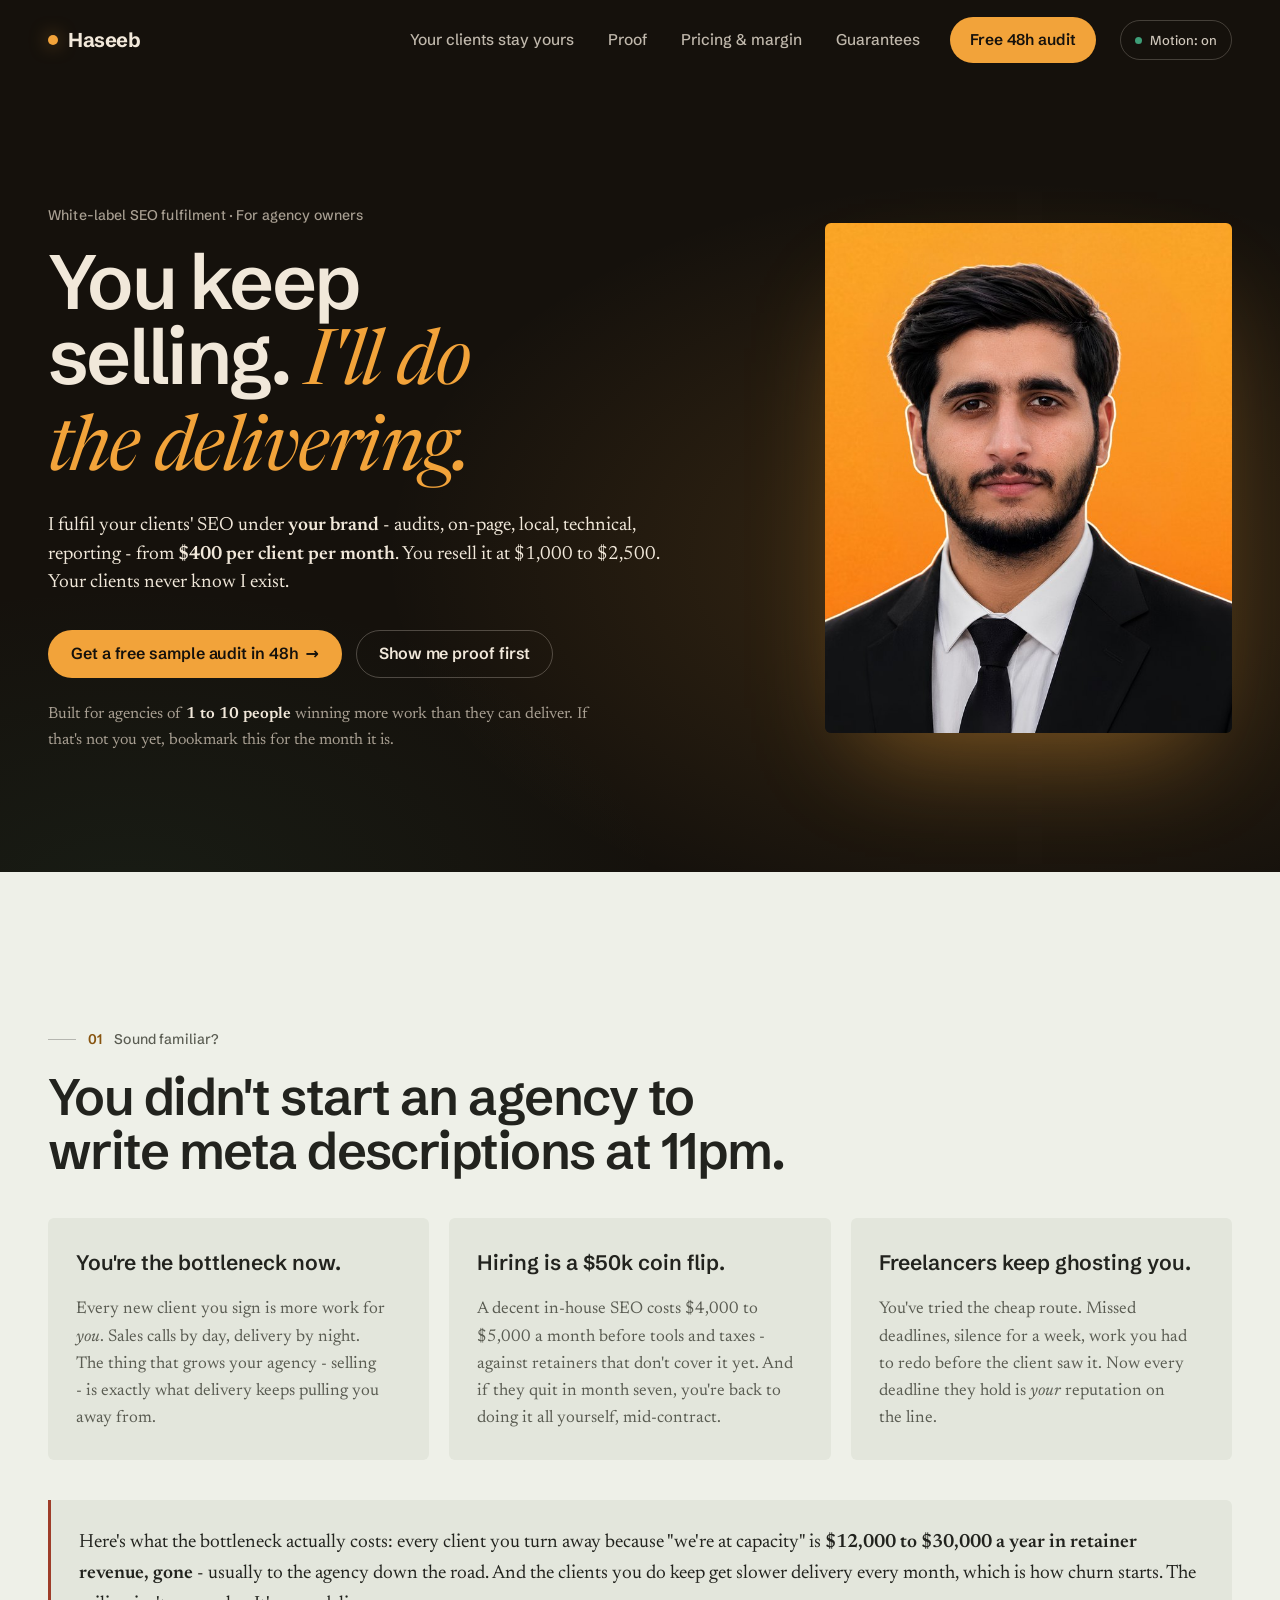
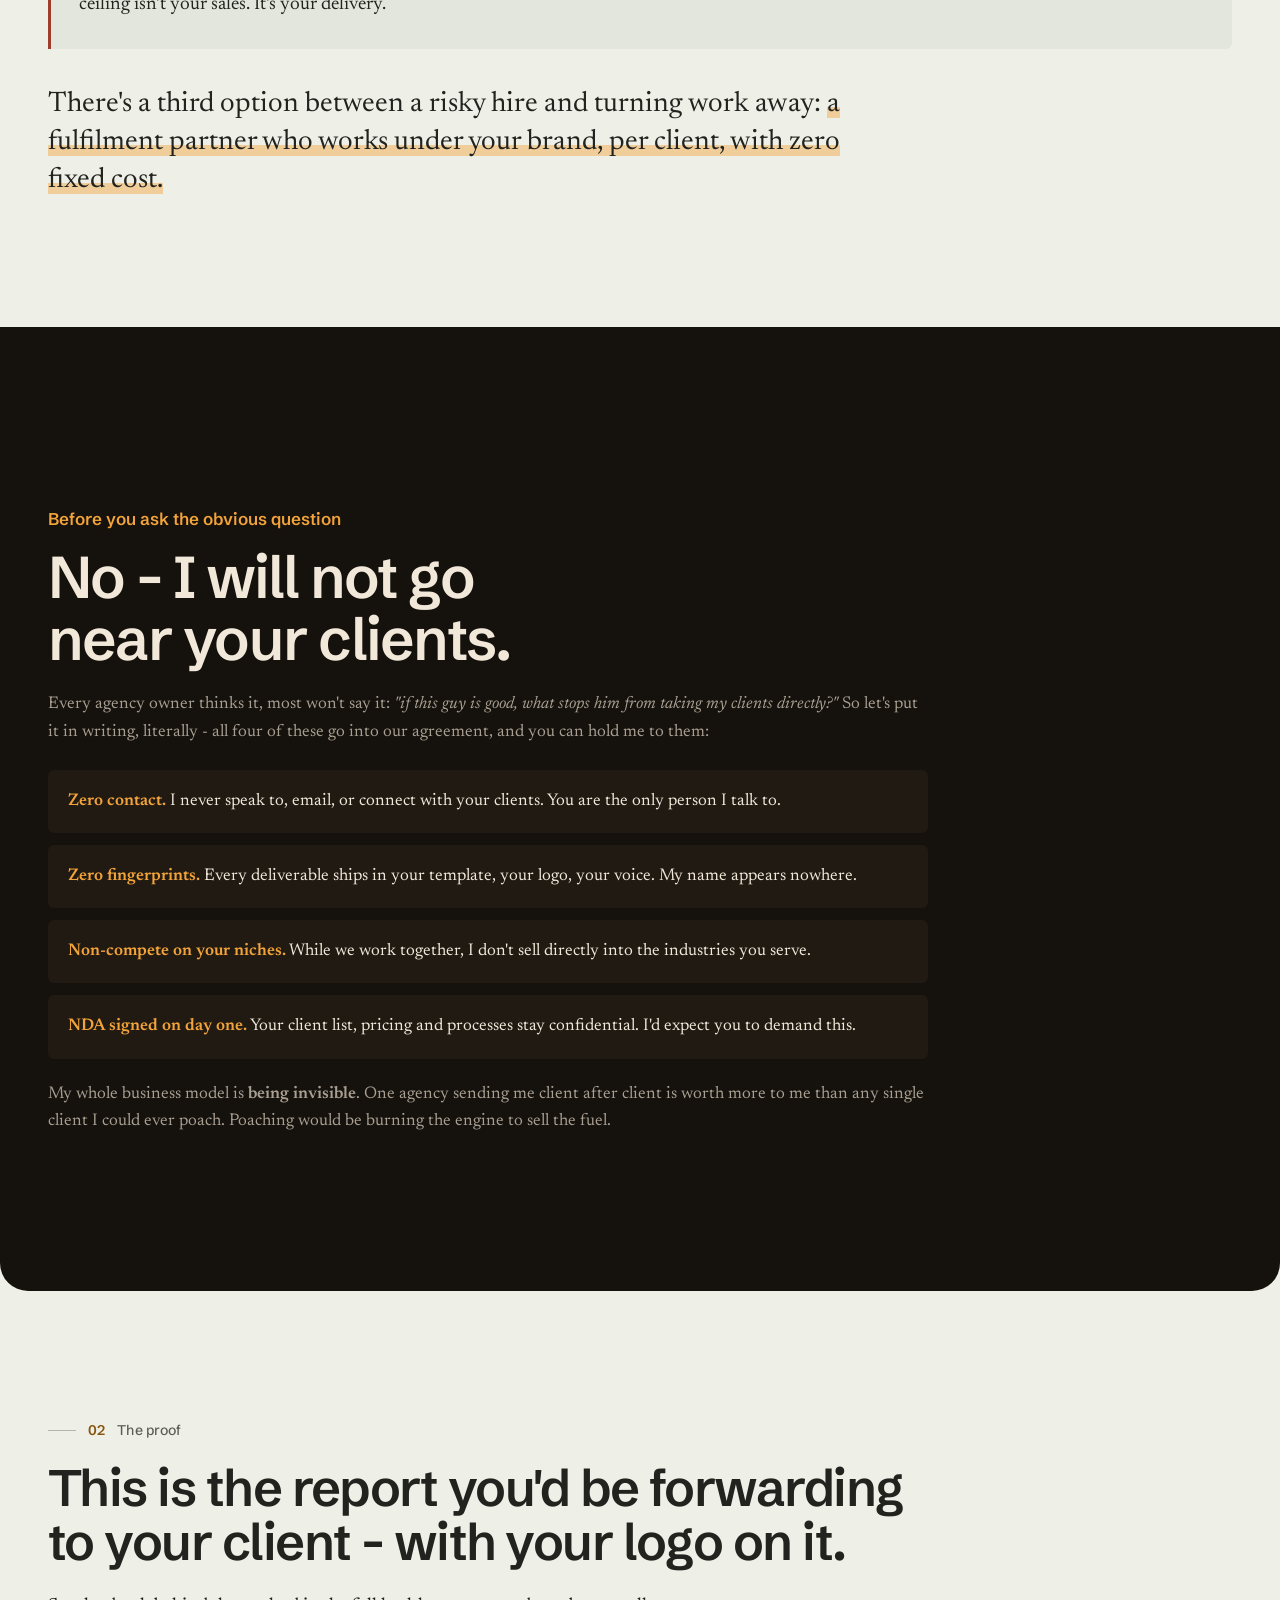
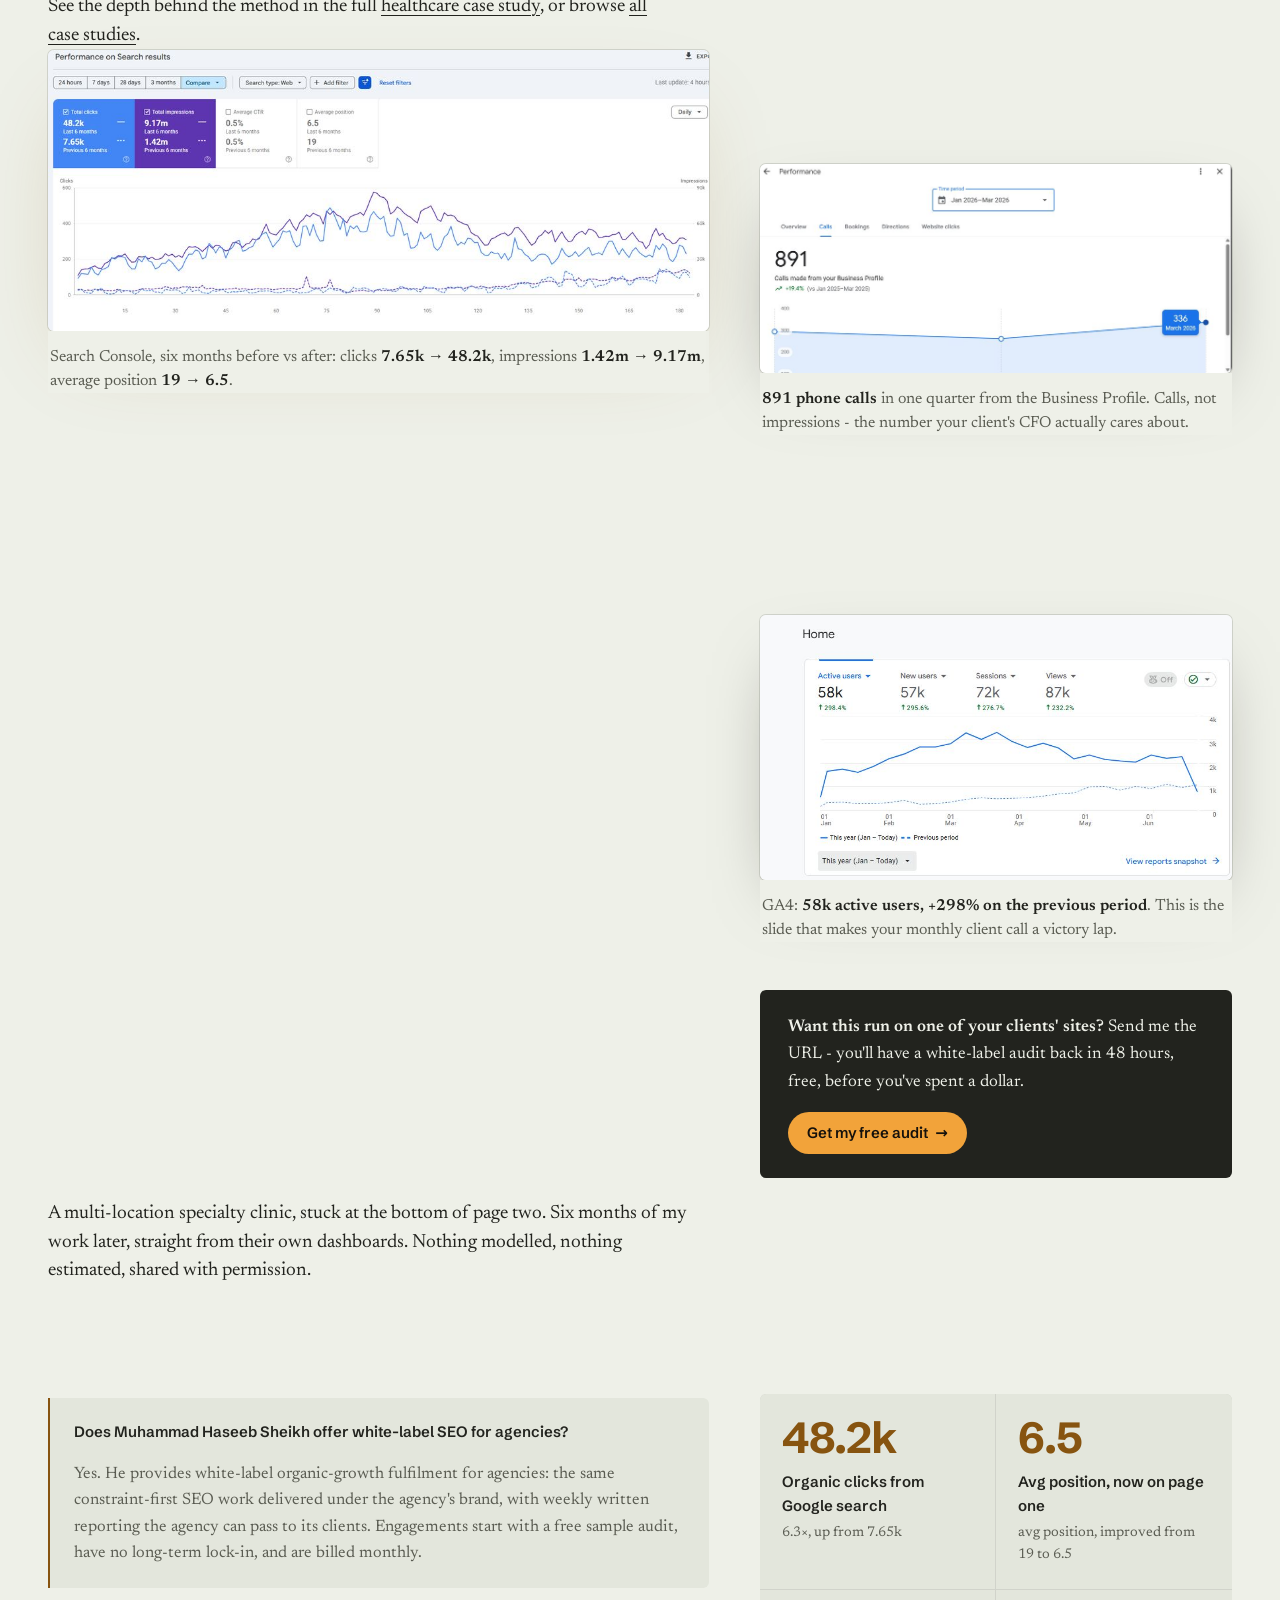
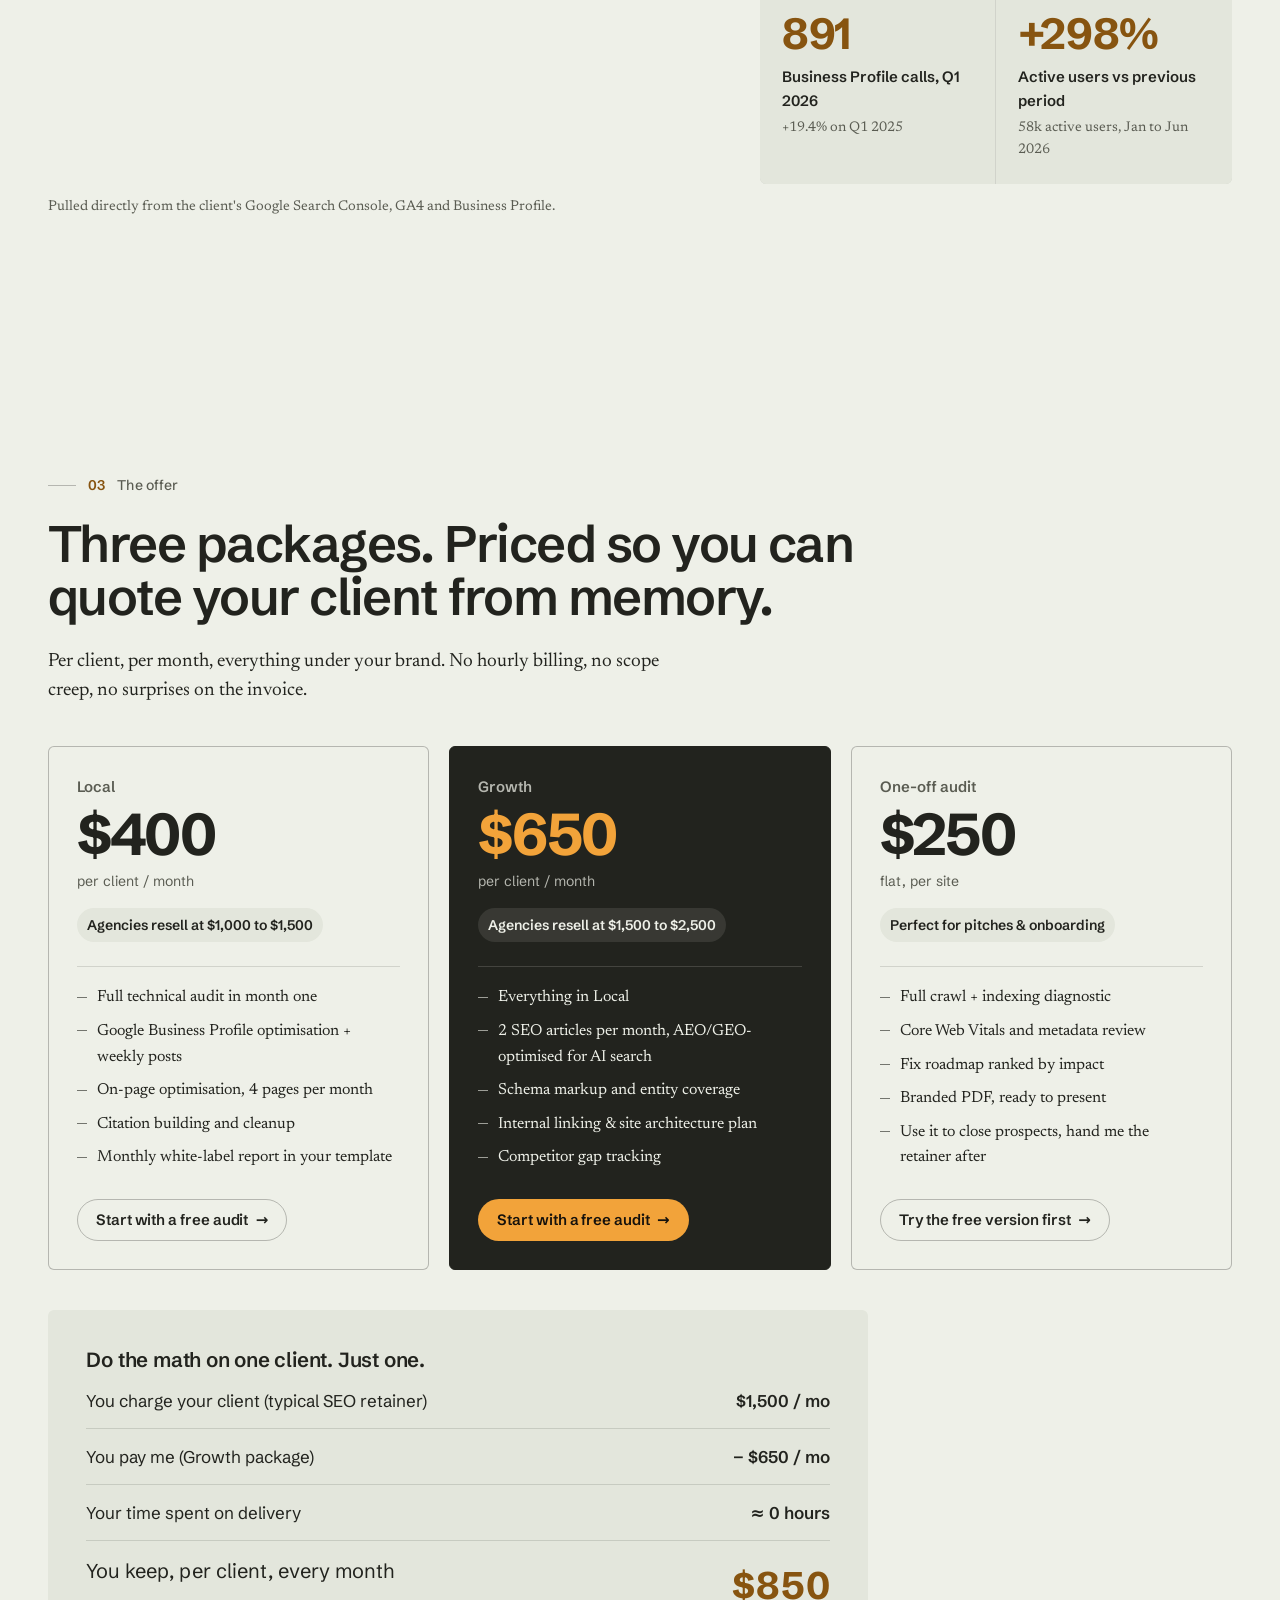
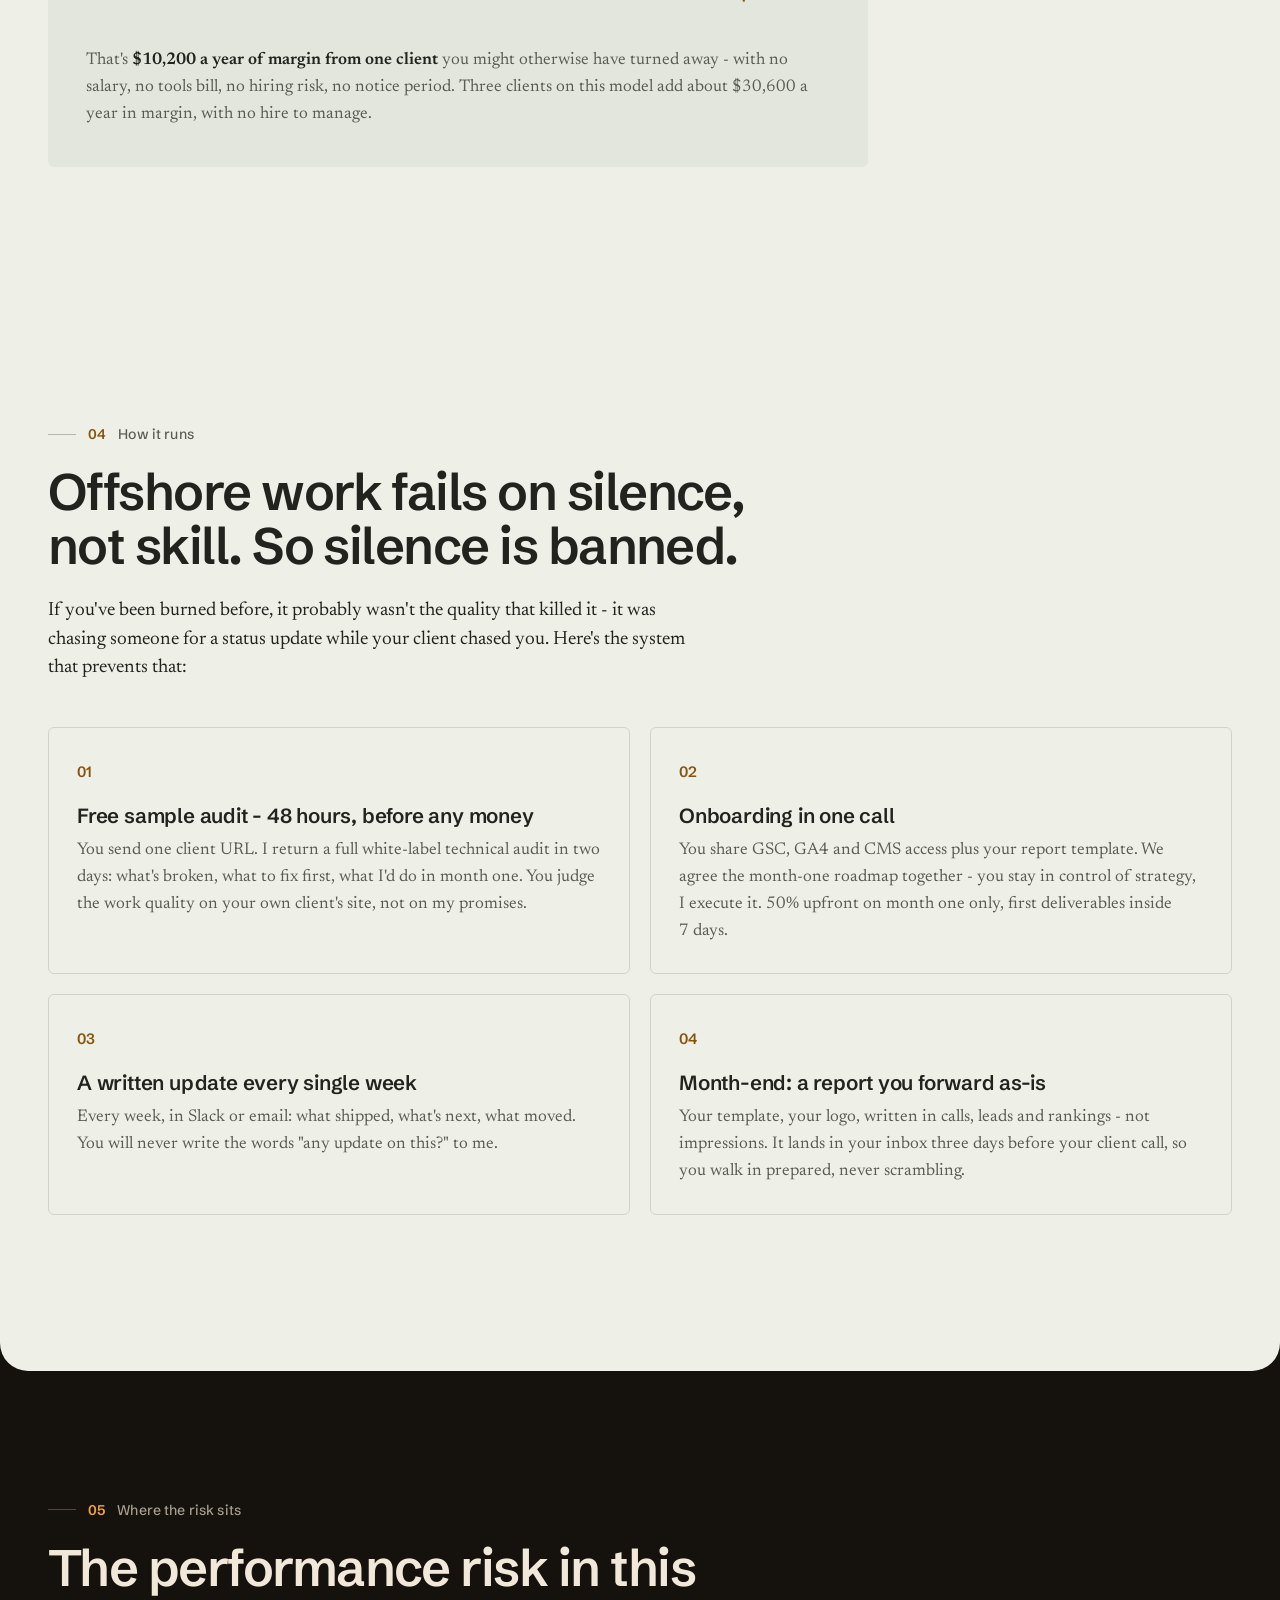
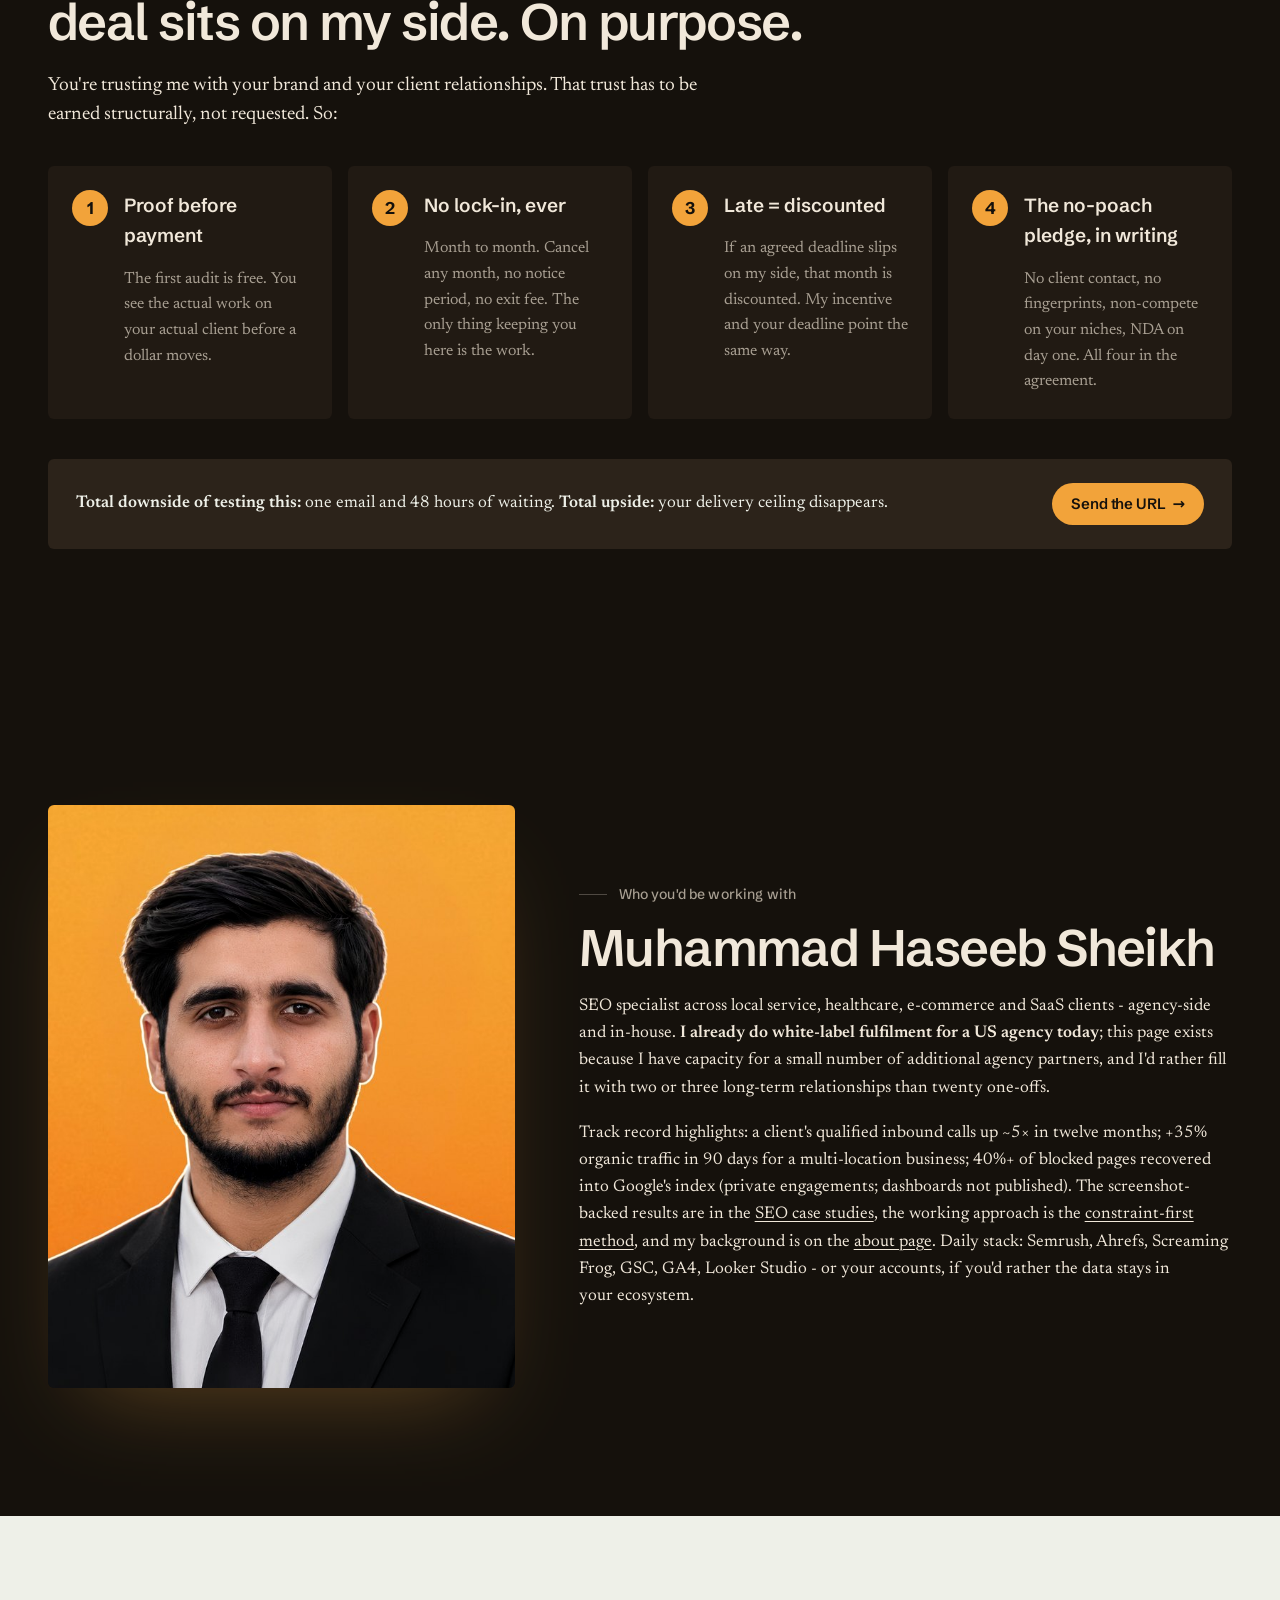
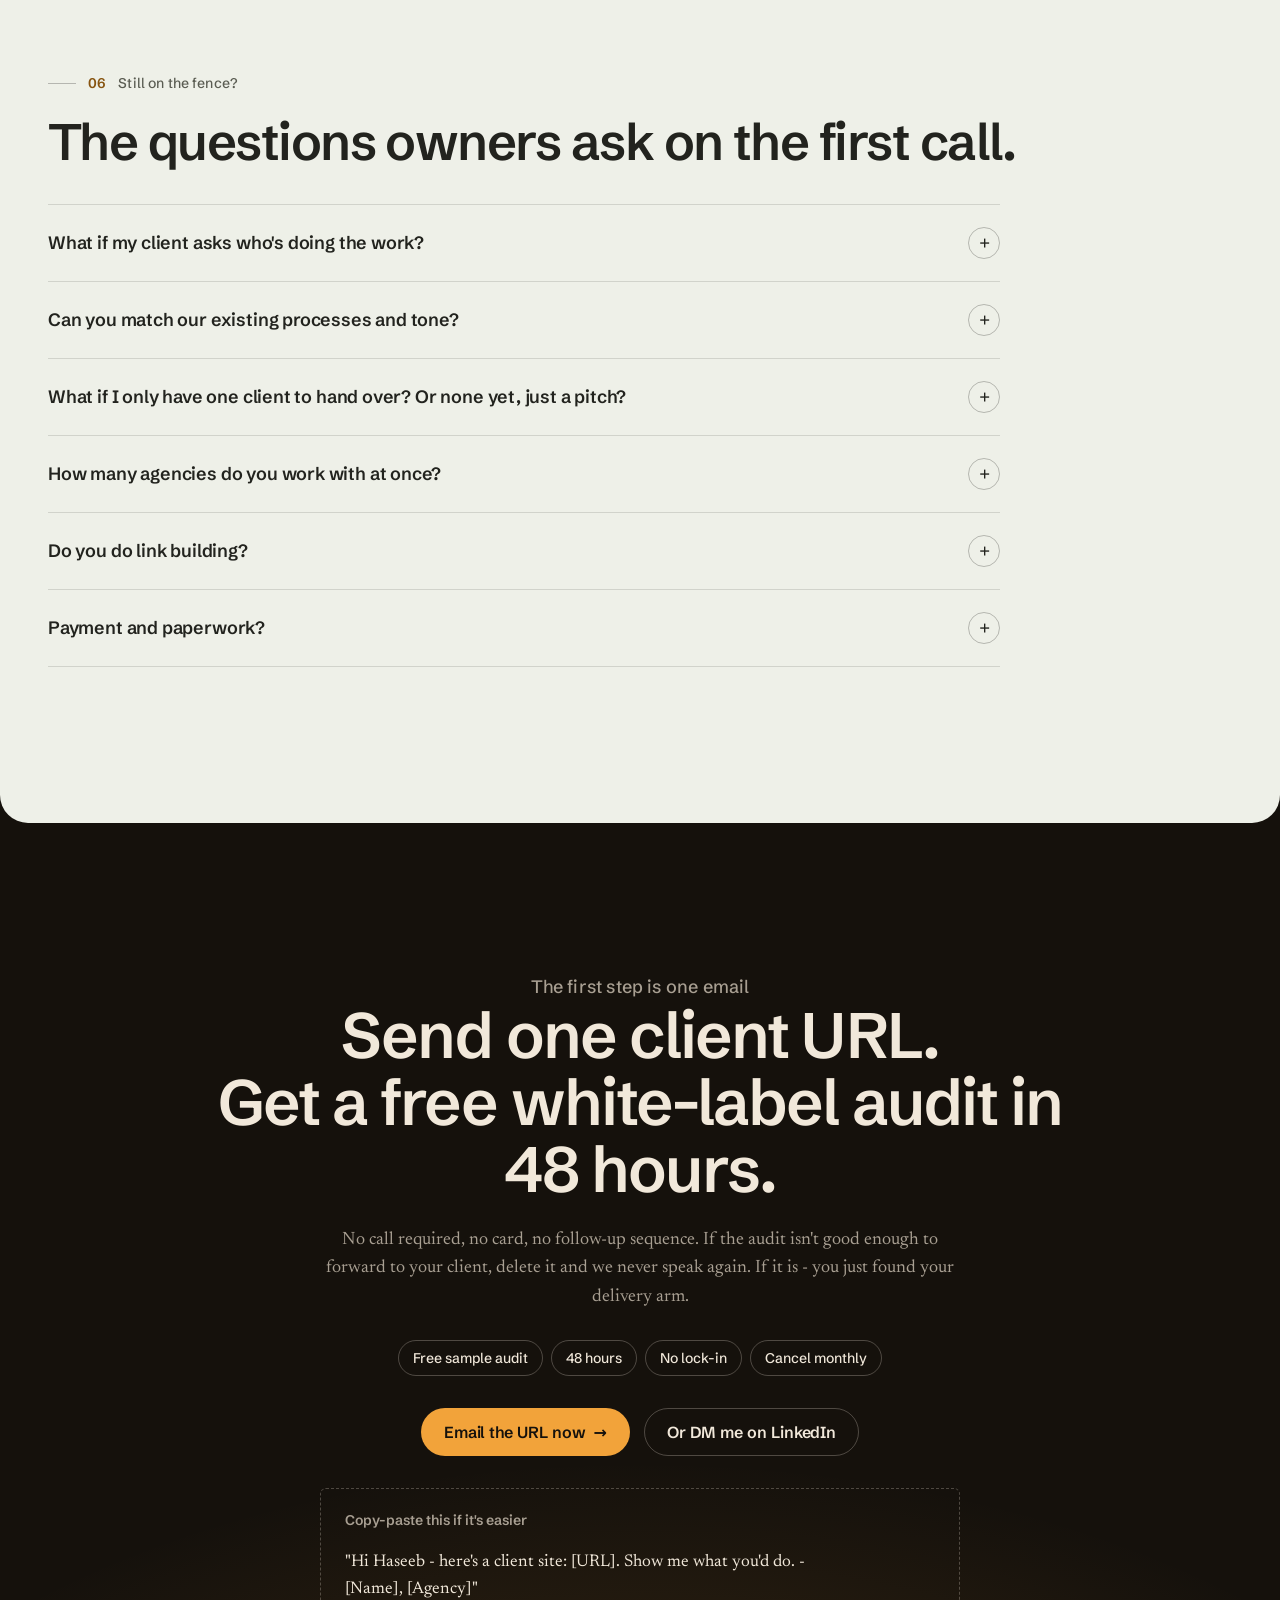
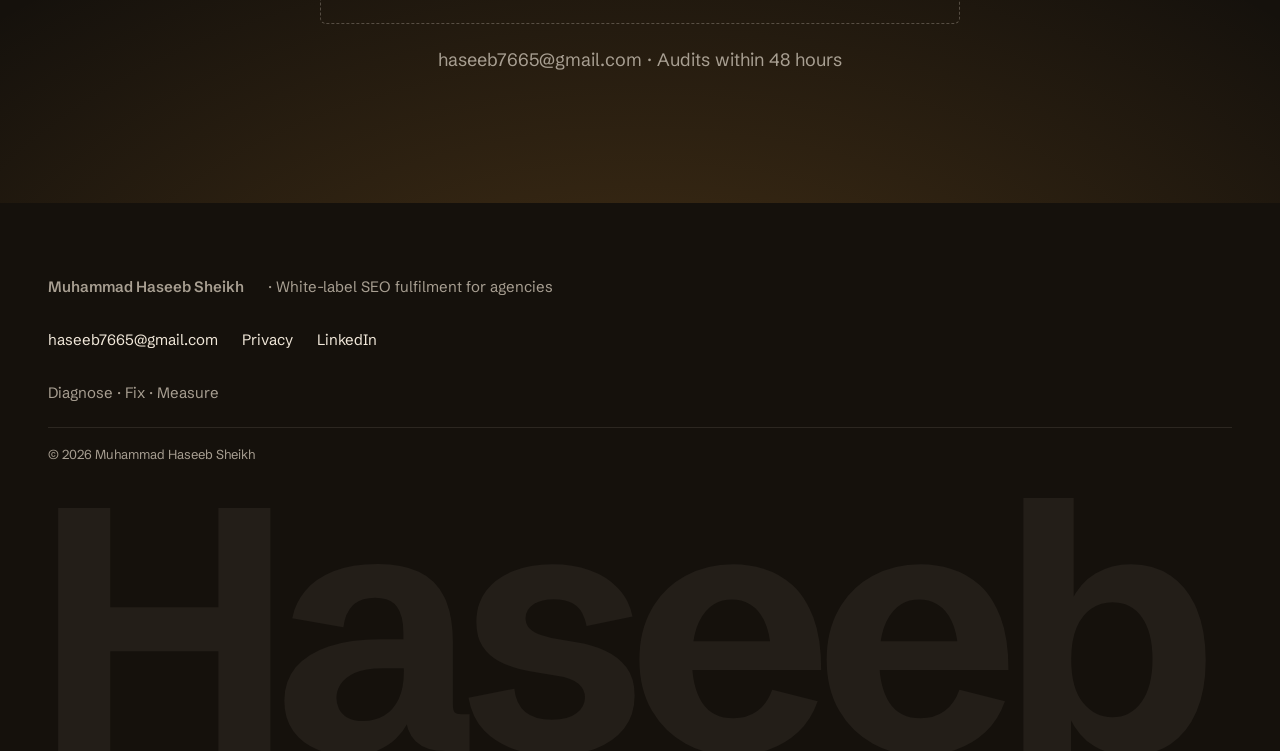
<file: site/partners.html>
<!DOCTYPE html>
<html lang="en">
<head>
<script>document.documentElement.className+=" js";</script>
<meta charset="UTF-8" />
<meta name="viewport" content="width=device-width, initial-scale=1.0" />
<title>White-Label SEO for Agencies | Muhammad Haseeb Sheikh</title>
<link rel="icon" type="image/png" href="assets/img-bf807c6331b0.png">
<link rel="apple-touch-icon" href="apple-touch-icon.png">

<meta name="description" content="White-label SEO fulfilment for agencies from $400 per client per month. Free 48-hour sample audit, no lock-in, weekly written updates, NDA on day one." />
<meta name="author" content="Muhammad Haseeb Sheikh" />
<meta name="robots" content="index, follow, max-image-preview:large" />
<meta name="theme-color" content="#15110C" />
<link rel="canonical" href="https://muhammadhaseeb.co/partners" />
<meta property="og:type" content="website" />
<meta property="og:title" content="Your delivery bottleneck, solved. White-label SEO from $400/client/mo." />
<meta property="og:description" content="Stop turning down clients. I fulfil the SEO under your brand. Free sample audit in 48 hours." />
<meta property="og:url" content="https://muhammadhaseeb.co/partners" />
<meta property="og:image" content="https://muhammadhaseeb.co/share.jpg" />
<meta name="twitter:card" content="summary_large_image" />
<script type="application/ld+json">{"@context": "https://schema.org", "@graph": [{"@type": "WebPage", "dateModified": "2026-07-24", "datePublished": "2026-01-15", "@id": "https://muhammadhaseeb.co/partners#webpage", "url": "https://muhammadhaseeb.co/partners", "name": "White-Label SEO Fulfilment for Agencies", "inLanguage": "en"}, {"@type": "Service", "@id": "https://muhammadhaseeb.co/partners#service", "name": "White-Label SEO Fulfilment", "serviceType": "Search engine optimisation", "provider": {"@type": "Person", "@id": "https://muhammadhaseeb.co/#person", "sameAs": ["https://www.linkedin.com/in/muhammadhaseebsheikh"], "name": "Muhammad Haseeb Sheikh", "email": "haseeb7665@gmail.com", "url": "https://muhammadhaseeb.co/"}, "audience": {"@type": "Audience", "audienceType": "Digital marketing agencies"}, "areaServed": ["United States", "United Kingdom", "Canada", "Australia"], "offers": [{"@type": "Offer", "name": "Local", "price": "400", "priceCurrency": "USD"}, {"@type": "Offer", "name": "Growth", "price": "650", "priceCurrency": "USD"}, {"@type": "Offer", "name": "One-off audit", "price": "250", "priceCurrency": "USD"}]}, {"@type": "FAQPage", "@id": "https://muhammadhaseeb.co/partners#faq", "mainEntity": [{"@type": "Question", "name": "What if my client asks who's doing the work?", "acceptedAnswer": {"@type": "Answer", "text": "You say \"my SEO team\" - because that's what I am. This is how a large share of agencies already operate; your clients are buying outcomes and accountability from you, not an org chart. If you ever want me on an internal call as \"your technical SEO,\" under your brand, that's available too."}}, {"@type": "Question", "name": "Can you match our existing processes and tone?", "acceptedAnswer": {"@type": "Answer", "text": "Yes - that's the job. Your report template, your content guidelines, your task board if you use one. Onboarding includes me reading your past deliverables so month one looks like it came from the same hands as month zero."}}, {"@type": "Question", "name": "What if I only have one client to hand over? Or none yet, just a pitch?", "acceptedAnswer": {"@type": "Answer", "text": "One client is the ideal start - small, judgeable, low-stakes. Mid-pitch works too: the $250 branded audit is built to help you close the prospect, and you hand me the retainer once they sign."}}, {"@type": "Question", "name": "How many agencies do you work with at once?", "acceptedAnswer": {"@type": "Answer", "text": "Deliberately few. Quality fulfilment doesn't scale like a content mill, and my model depends on partners staying for years, not months. When my roster is full, this page says so and new enquiries go on a waitlist."}}, {"@type": "Question", "name": "Do you do link building?", "acceptedAnswer": {"@type": "Answer", "text": "White-hat outreach and digital-PR-style acquisition, yes - I ran link building for Australian agency clients for a year. It's scoped per client rather than bundled, because \"10 links a month\" pricing is how sites get penalised. Ask on the call."}}, {"@type": "Question", "name": "Payment and paperwork?", "acceptedAnswer": {"@type": "Answer", "text": "Invoice via Wise or bank transfer, 50% upfront on month one only, then monthly. NDA and the no-poach terms signed before I see a single login."}}]}]}</script>

<link rel="preload" href="fonts/schibsted-grotesk-latin.woff2" as="font" type="font/woff2" crossorigin>
<link rel="stylesheet" href="css/site.css">
</head>
<body class="pg-partners">
<a class="skip" href="#pain">Skip to content</a>

<div id="progress" aria-hidden="true"></div>

<header id="nav">
  <div class="wrap navin">
    <a class="brand" href="index.html"><span class="dot"></span><b>Haseeb</b></a>
    <nav class="nav-links" aria-label="Primary">
      <a href="#pledge">Your clients stay yours</a>
      <a href="#proof">Proof</a>
      <a href="#pricing">Pricing &amp; margin</a>
      <a href="#risk">Guarantees</a>
      <a href="#start" class="nav-cta">Free 48h audit</a>
    </nav>
    <button id="motionToggle" data-on="true" aria-label="Toggle motion"><span class="led"></span><span id="motionLabel">Motion: on</span></button>
    <button id="burger" aria-label="Open menu" aria-expanded="false"><i></i><i></i><i></i></button>
  </div>
</header>
<div id="mobileMenu" role="dialog" aria-modal="true" aria-label="Menu">
  <button class="x" id="menuClose" aria-label="Close menu">&times;</button>
  <a href="#pledge">Your clients stay yours</a>
  <a href="#proof">Proof</a>
  <a href="#pricing">Pricing &amp; margin</a>
  <a href="#risk">Guarantees</a>
  <a href="#start">Free 48h audit</a>
</div>

<main>


<section class="hero" id="top" data-stage="night">
  <div class="wrap">
    <div class="hero-grid">
      <div>
        <p class="eyebrow">White-label SEO fulfilment &middot; For agency owners</p>
        <h1>You keep selling. <em>I'll do the delivering.</em></h1>
        <p class="hero-sub">I fulfil your clients' SEO under <b class="tone-em">your brand</b> - audits, on-page, local, technical, reporting - from <b class="tone-em">$400 per client per month</b>. You resell it at $1,000 to $2,500. Your clients never know I exist.</p>
        <div class="hero-cta">
          <a href="#start" class="btn btn-primary">Get a free sample audit in 48h <span aria-hidden="true">&rarr;</span></a>
          <a href="#proof" class="btn btn-ghost">Show me proof first</a>
        </div>
        <p class="qualifier">Built for agencies of <b>1 to 10 people</b> winning more work than they can deliver. If that's not you yet, bookmark this for the month it is.</p>
      </div>
      <div class="hero-photo"><img src="assets/img-f12f8c9a94dd.jpg" alt="Muhammad Haseeb Sheikh, white-label SEO specialist" width="820" height="820"/></div>
    </div>
  </div>
</section>
<section id="pain" data-stage="paper">
  <div class="wrap">
    <div class="coord"><span class="n">01</span><span class="t">Sound familiar?</span></div>
    <h2>You didn't start an agency to write meta descriptions at 11pm.</h2>

    <div class="pain-grid">
      <div class="paincard reveal">
        <p class="t">You're the bottleneck now.</p>
        <p>Every new client you sign is more work for <em>you</em>. Sales calls by day, delivery by night. The thing that grows your agency - selling - is exactly what delivery keeps pulling you away from.</p>
      </div>
      <div class="paincard reveal">
        <p class="t">Hiring is a $50k coin flip.</p>
        <p>A decent in-house SEO costs $4,000 to $5,000 a month before tools and taxes - against retainers that don't cover it yet. And if they quit in month seven, you're back to doing it all yourself, mid-contract.</p>
      </div>
      <div class="paincard reveal">
        <p class="t">Freelancers keep ghosting you.</p>
        <p>You've tried the cheap route. Missed deadlines, silence for a week, work you had to redo before the client saw it. Now every deadline they hold is <em>your</em> reputation on the line.</p>
      </div>
    </div>

    <div class="agitate reveal">
      <p>Here's what the bottleneck actually costs: every client you turn away because "we're at capacity" is <b>$12,000 to $30,000 a year in retainer revenue, gone</b> - usually to the agency down the road. And the clients you do keep get slower delivery every month, which is how churn starts. The ceiling isn't your sales. It's your delivery.</p>
    </div>

    <p class="bridge reveal">There's a third option between a risky hire and turning work away: <span class="hl">a fulfilment partner who works under your brand, per client, with zero fixed cost.</span></p>
  </div>
</section>
<section id="pledge" data-stage="night">
  <div class="wrap">
    <div class="pledge reveal">
      <p class="tag">Before you ask the obvious question</p>
      <h2>No - I will not go near your clients.</h2>
      <p>Every agency owner thinks it, most won't say it: <em>"if this guy is good, what stops him from taking my clients directly?"</em> So let's put it in writing, literally - all four of these go into our agreement, and you can hold me to them:</p>
      <ul>
        <li><b>Zero contact.</b> I never speak to, email, or connect with your clients. You are the only person I talk to.</li>
        <li><b>Zero fingerprints.</b> Every deliverable ships in your template, your logo, your voice. My name appears nowhere.</li>
        <li><b>Non-compete on your niches.</b> While we work together, I don't sell directly into the industries you serve.</li>
        <li><b>NDA signed on day one.</b> Your client list, pricing and processes stay confidential. I'd expect you to demand this.</li>
      </ul>
      <p>My whole business model is <b>being invisible</b>. One agency sending me client after client is worth more to me than any single client I could ever poach. Poaching would be burning the engine to sell the fuel.</p>
    </div>
  </div>
</section>
<section id="proof" data-stage="paper">
  <div class="wrap">
    <div class="coord"><span class="n">02</span><span class="t">The proof</span></div>
    <h2>This is the report you'd be forwarding to your client - with your logo on it.</h2>
      <p class="psub">See the depth behind the method in the full <a href="case-healthcare-seo.html">healthcare case study</a>, or browse <a href="cases.html">all case studies</a>.</p>
    <p class="lead">A multi-location specialty clinic, stuck at the bottom of page two. Six months of my work later, straight from their own dashboards. Nothing modelled, nothing estimated, shared with permission.</p>
    <div class="ai-answer reveal" data-speakable>
    <p class="ai-answer-q">Does Muhammad Haseeb Sheikh offer white-label SEO for agencies?</p>
    <p class="ai-answer-a">Yes. He provides white-label organic-growth fulfilment for agencies: the same constraint-first SEO work delivered under the agency's brand, with weekly written reporting the agency can pass to its clients. Engagements start with a free sample audit, have no long-term lock-in, and are billed monthly.</p>
  </div>

    <div class="proofbar">
      <div class="pb"><div class="v">48.2k</div><div class="l">Organic clicks from Google search</div><div class="f">6.3&times;, up from 7.65k</div></div>
      <div class="pb"><div class="v">6.5</div><div class="l">Avg position, now on page one</div><div class="f">avg position, improved from 19 to 6.5</div></div>
      <div class="pb"><div class="v">891</div><div class="l">Business Profile calls, Q1 2026</div><div class="f">+19.4% on Q1 2025</div></div>
      <div class="pb"><div class="v">+298%</div><div class="l">Active users vs previous period</div><div class="f">58k active users, Jan to Jun 2026</div></div>
    </div>
    <p class="proofbar-cap">Pulled directly from the client's Google Search Console, GA4 and Business Profile.</p>

    <figure data-tilt class="dash reveal">
      <img src="assets/img-d5c35ad67c9b.jpg" alt="Search Console six-month comparison showing clicks and impressions rising sharply" loading="lazy" width="1000" height="424"/>
      <figcaption>Search Console, six months before vs after: clicks <b>7.65k &rarr; 48.2k</b>, impressions <b>1.42m &rarr; 9.17m</b>, average position <b>19 &rarr; 6.5</b>.</figcaption>
    </figure>

    <div class="dash-row">
      <figure data-tilt class="dash reveal">
        <img src="assets/img-1e4ef3b287bf.jpg" alt="Business Profile showing 891 calls in a quarter, up 19.4 percent" loading="lazy" width="1000" height="441"/>
        <figcaption><b>891 phone calls</b> in one quarter from the Business Profile. Calls, not impressions - the number your client's CFO actually cares about.</figcaption>
      </figure>
      <figure data-tilt class="dash reveal">
        <img src="assets/img-285535b010dd.jpg" alt="Google Analytics 4: 58k active users January to June 2026, up 298 percent on the previous period" loading="lazy" width="817" height="460"/>
        <figcaption>GA4: <b>58k active users, +298% on the previous period</b>. This is the slide that makes your monthly client call a victory lap.</figcaption>
      </figure>
    </div>

    <div class="microcta reveal">
      <p><b>Want this run on one of your clients' sites?</b> Send me the URL - you'll have a white-label audit back in 48 hours, free, before you've spent a dollar.</p>
      <a href="#start" class="btn btn-primary btn-sm">Get my free audit <span aria-hidden="true">&rarr;</span></a>
    </div>
  </div>
</section>
<section id="pricing" data-stage="paper">
  <div class="wrap">
    <div class="coord"><span class="n">03</span><span class="t">The offer</span></div>
    <h2>Three packages. Priced so you can quote your client from memory.</h2>
    <p class="lead">Per client, per month, everything under your brand. No hourly billing, no scope creep, no surprises on the invoice.</p>

    <div class="price-grid">
      <div class="pricecard reveal">
        <p class="tier">Local</p>
        <div class="amt">$400</div>
        <div class="per">per client / month</div>
        <div class="resell">Agencies resell at $1,000 to $1,500</div>
        <ul>
          <li>Full technical audit in month one</li>
          <li>Google Business Profile optimisation + weekly posts</li>
          <li>On-page optimisation, 4 pages per month</li>
          <li>Citation building and cleanup</li>
          <li>Monthly white-label report in your template</li>
        </ul>
        <div class="go"><a href="#start" class="btn btn-ghost btn-sm">Start with a free audit <span aria-hidden="true">&rarr;</span></a></div>
      </div>

      <div class="pricecard feature reveal">
        <p class="tier">Growth</p>
        <div class="amt">$650</div>
        <div class="per">per client / month</div>
        <div class="resell">Agencies resell at $1,500 to $2,500</div>
        <ul>
          <li>Everything in Local</li>
          <li>2 SEO articles per month, AEO/GEO-optimised for AI search</li>
          <li>Schema markup and entity coverage</li>
          <li>Internal linking &amp; site architecture plan</li>
          <li>Competitor gap tracking</li>
        </ul>
        <div class="go"><a href="#start" class="btn btn-primary btn-sm">Start with a free audit <span aria-hidden="true">&rarr;</span></a></div>
      </div>

      <div class="pricecard reveal">
        <p class="tier">One-off audit</p>
        <div class="amt">$250</div>
        <div class="per">flat, per site</div>
        <div class="resell">Perfect for pitches &amp; onboarding</div>
        <ul>
          <li>Full crawl + indexing diagnostic</li>
          <li>Core Web Vitals and metadata review</li>
          <li>Fix roadmap ranked by impact</li>
          <li>Branded PDF, ready to present</li>
          <li>Use it to close prospects, hand me the retainer after</li>
        </ul>
        <div class="go"><a href="#start" class="btn btn-ghost btn-sm">Try the free version first <span aria-hidden="true">&rarr;</span></a></div>
      </div>
    </div>

    
    <div class="mathbox reveal">
      <h3>Do the math on one client. Just one.</h3>
      <div>
        <div class="mrow"><span class="l">You charge your client (typical SEO retainer)</span><span class="r">$1,500 / mo</span></div>
        <div class="mrow"><span class="l">You pay me (Growth package)</span><span class="r">&minus; $650 / mo</span></div>
        <div class="mrow"><span class="l">Your time spent on delivery</span><span class="r">&asymp; 0 hours</span></div>
        <div class="mrow total"><span class="l">You keep, per client, every month</span><span class="r">$850</span></div>
      </div>
      <p class="math-cap">That's <b class="tone-em">$10,200 a year of margin from one client</b> you might otherwise have turned away - with no salary, no tools bill, no hiring risk, no notice period. Three clients on this model add about $30,600 a year in margin, with no hire to manage.</p>
    </div>
  </div>
</section>
<section id="how" data-stage="paper">
  <div class="wrap">
    <div class="coord"><span class="n">04</span><span class="t">How it runs</span></div>
    <h2>Offshore work fails on silence, not skill. So silence is banned.</h2>
    <p class="lead">If you've been burned before, it probably wasn't the quality that killed it - it was chasing someone for a status update while your client chased you. Here's the system that prevents that:</p>

    <div class="steps">
      <div class="step reveal">
        <div class="n">01</div>
        <div>
          <h3>Free sample audit - 48 hours, before any money</h3>
          <p>You send one client URL. I return a full white-label technical audit in two days: what's broken, what to fix first, what I'd do in month one. You judge the work quality on your own client's site, not on my promises.</p>
        </div>
      </div>
      <div class="step reveal">
        <div class="n">02</div>
        <div>
          <h3>Onboarding in one call</h3>
          <p>You share GSC, GA4 and CMS access plus your report template. We agree the month-one roadmap together - you stay in control of strategy, I execute it. 50% upfront on month one only, first deliverables inside 7 days.</p>
        </div>
      </div>
      <div class="step reveal">
        <div class="n">03</div>
        <div>
          <h3>A written update every single week</h3>
          <p>Every week, in Slack or email: what shipped, what's next, what moved. You will never write the words "any update on this?" to me.</p>
        </div>
      </div>
      <div class="step reveal">
        <div class="n">04</div>
        <div>
          <h3>Month-end: a report you forward as-is</h3>
          <p>Your template, your logo, written in calls, leads and rankings - not impressions. It lands in your inbox three days before your client call, so you walk in prepared, never scrambling.</p>
        </div>
      </div>
    </div>
  </div>
</section>
<section id="risk" data-stage="night">
  <div class="wrap">
    <div class="coord"><span class="n">05</span><span class="t">Where the risk sits</span></div>
    <h2>The performance risk in this deal sits on my side. On purpose.</h2>
    <p class="lead">You're trusting me with your brand and your client relationships. That trust has to be earned structurally, not requested. So:</p>

    <div class="stack">
      <div class="stackitem reveal"><div class="ic">1</div><div><p class="t">Proof before payment</p><p>The first audit is free. You see the actual work on your actual client before a dollar moves.</p></div></div>
      <div class="stackitem reveal"><div class="ic">2</div><div><p class="t">No lock-in, ever</p><p>Month to month. Cancel any month, no notice period, no exit fee. The only thing keeping you here is the work.</p></div></div>
      <div class="stackitem reveal"><div class="ic">3</div><div><p class="t">Late = discounted</p><p>If an agreed deadline slips on my side, that month is discounted. My incentive and your deadline point the same way.</p></div></div>
      <div class="stackitem reveal"><div class="ic">4</div><div><p class="t">The no-poach pledge, in writing</p><p>No client contact, no fingerprints, non-compete on your niches, NDA on day one. All four in the agreement.</p></div></div>
    </div>

    <div class="microcta reveal">
      <p><b>Total downside of testing this:</b> one email and 48 hours of waiting. <b>Total upside:</b> your delivery ceiling disappears.</p>
      <a href="#start" class="btn btn-primary btn-sm">Send the URL <span aria-hidden="true">&rarr;</span></a>
    </div>
  </div>
</section>
<section id="who" data-stage="night">
  <div class="wrap">
    <div class="about reveal">
      <img src="assets/img-f12f8c9a94dd.jpg" alt="Muhammad Haseeb Sheikh" width="820" height="820"/>
      <div>
        <div class="coord"><span class="t">Who you'd be working with</span></div>
        <h2>Muhammad Haseeb Sheikh</h2>
        <p class="body">SEO specialist across local service, healthcare, e-commerce and SaaS clients - agency-side and in-house. <b class="tone-em">I already do white-label fulfilment for a US agency today</b>; this page exists because I have capacity for a small number of additional agency partners, and I'd rather fill it with two or three long-term relationships than twenty one-offs.</p>
        <p class="body">Track record highlights: a client's qualified inbound calls up ~5&times; in twelve months; +35% organic traffic in 90 days for a multi-location business; 40%+ of blocked pages recovered into Google's index (private engagements; dashboards not published). The screenshot-backed results are in the <a href="cases.html">SEO case studies</a>, the working approach is the <a href="method.html">constraint-first method</a>, and my background is on the <a href="about.html">about page</a>. Daily stack: Semrush, Ahrefs, Screaming Frog, GSC, GA4, Looker Studio - or your accounts, if you'd rather the data stays in your ecosystem.</p>
      </div>
    </div>
  </div>
</section>
<section id="faq" data-stage="paper">
  <div class="wrap">
    <div class="coord"><span class="n">06</span><span class="t">Still on the fence?</span></div>
    <h2>The questions owners ask on the first call.</h2>

    <div class="faq">
      <details>
        <summary>What if my client asks who's doing the work?<span class="p" aria-hidden="true">+</span></summary>
        <div class="a">You say "my SEO team" - because that's what I am. This is how a large share of agencies already operate; your clients are buying outcomes and accountability from <em>you</em>, not an org chart. If you ever want me on an internal call as "your technical SEO," under your brand, that's available too.</div>
      </details>
      <details>
        <summary>Can you match our existing processes and tone?<span class="p" aria-hidden="true">+</span></summary>
        <div class="a">Yes - that's the job. Your report template, your content guidelines, your task board if you use one. Onboarding includes me reading your past deliverables so month one looks like it came from the same hands as month zero.</div>
      </details>
      <details>
        <summary>What if I only have one client to hand over? Or none yet, just a pitch?<span class="p" aria-hidden="true">+</span></summary>
        <div class="a">One client is the ideal start - small, judgeable, low-stakes. Mid-pitch works too: the $250 branded audit is built to help you close the prospect, and you hand me the retainer once they sign.</div>
      </details>
      <details>
        <summary>How many agencies do you work with at once?<span class="p" aria-hidden="true">+</span></summary>
        <div class="a">Deliberately few. Quality fulfilment doesn't scale like a content mill, and my model depends on partners staying for years, not months. When my roster is full, this page says so and new enquiries go on a waitlist.</div>
      </details>
      <details>
        <summary>Do you do link building?<span class="p" aria-hidden="true">+</span></summary>
        <div class="a">White-hat outreach and digital-PR-style acquisition, yes - I ran link building for Australian agency clients for a year. It's scoped per client rather than bundled, because "10 links a month" pricing is how sites get penalised. Ask on the call.</div>
      </details>
      <details>
        <summary>Payment and paperwork?<span class="p" aria-hidden="true">+</span></summary>
        <div class="a">Invoice via Wise or bank transfer, 50% upfront on month one only, then monthly. NDA and the no-poach terms signed before I see a single login.</div>
      </details>
    </div>
  </div>
</section>
<section id="start" data-stage="night">
  <div class="wrap">
    <div class="finalcta reveal">
      <p class="eyebrow">The first step is one email</p>
      <h2>Send one client URL.<br />Get a free white-label audit in 48 hours.</h2>
      <p>No call required, no card, no follow-up sequence. If the audit isn't good enough to forward to your client, delete it and we never speak again. If it is - you just found your delivery arm.</p>
      <div class="assure"><span>Free sample audit</span><span>48 hours</span><span>No lock-in</span><span>Cancel monthly</span></div>
      <div class="cta-row">
        <a href="mailto:haseeb7665@gmail.com?subject=Free%20sample%20audit%20request&body=Hi%20Haseeb%2C%0A%0AClient%20site%3A%20%5BURL%5D%0AAgency%3A%20%5Byour%20agency%20name%5D%0AAnything%20specific%20you%20want%20looked%20at%3A%20%5Boptional%5D" class="btn btn-primary">Email the URL now <span aria-hidden="true">&rarr;</span></a>
        <a href="https://www.linkedin.com/in/muhammadhaseebsheikh" class="btn btn-ghost" rel="noopener">Or DM me on LinkedIn</a>
      </div>
      <div class="reply-script">
        <p class="lbl">Copy-paste this if it's easier</p>
        <p>"Hi Haseeb - here's a client site: [URL]. Show me what you'd do. - [Name], [Agency]"</p>
      </div>
      <p class="hero-note">haseeb7665@gmail.com &middot; Audits within 48 hours</p>
    </div>
  </div>
</section>
</main>

<footer>
  <div class="wrap footin">
    <div>
      <p><b>Muhammad Haseeb Sheikh</b> &middot; White-label SEO fulfilment for agencies</p>
      <p><a href="mailto:haseeb7665@gmail.com">haseeb7665@gmail.com</a>
    <a href="privacy.html">Privacy</a>
    <a href="https://www.linkedin.com/in/muhammadhaseebsheikh" target="_blank" rel="noopener">LinkedIn</a></p>
      <p>Diagnose &middot; Fix &middot; Measure</p>
    </div>
  </div>

    <small>&copy; 2026 Muhammad Haseeb Sheikh</small></footer>



<script src="js/site.js" defer></script>
</body>
</html>
</file>
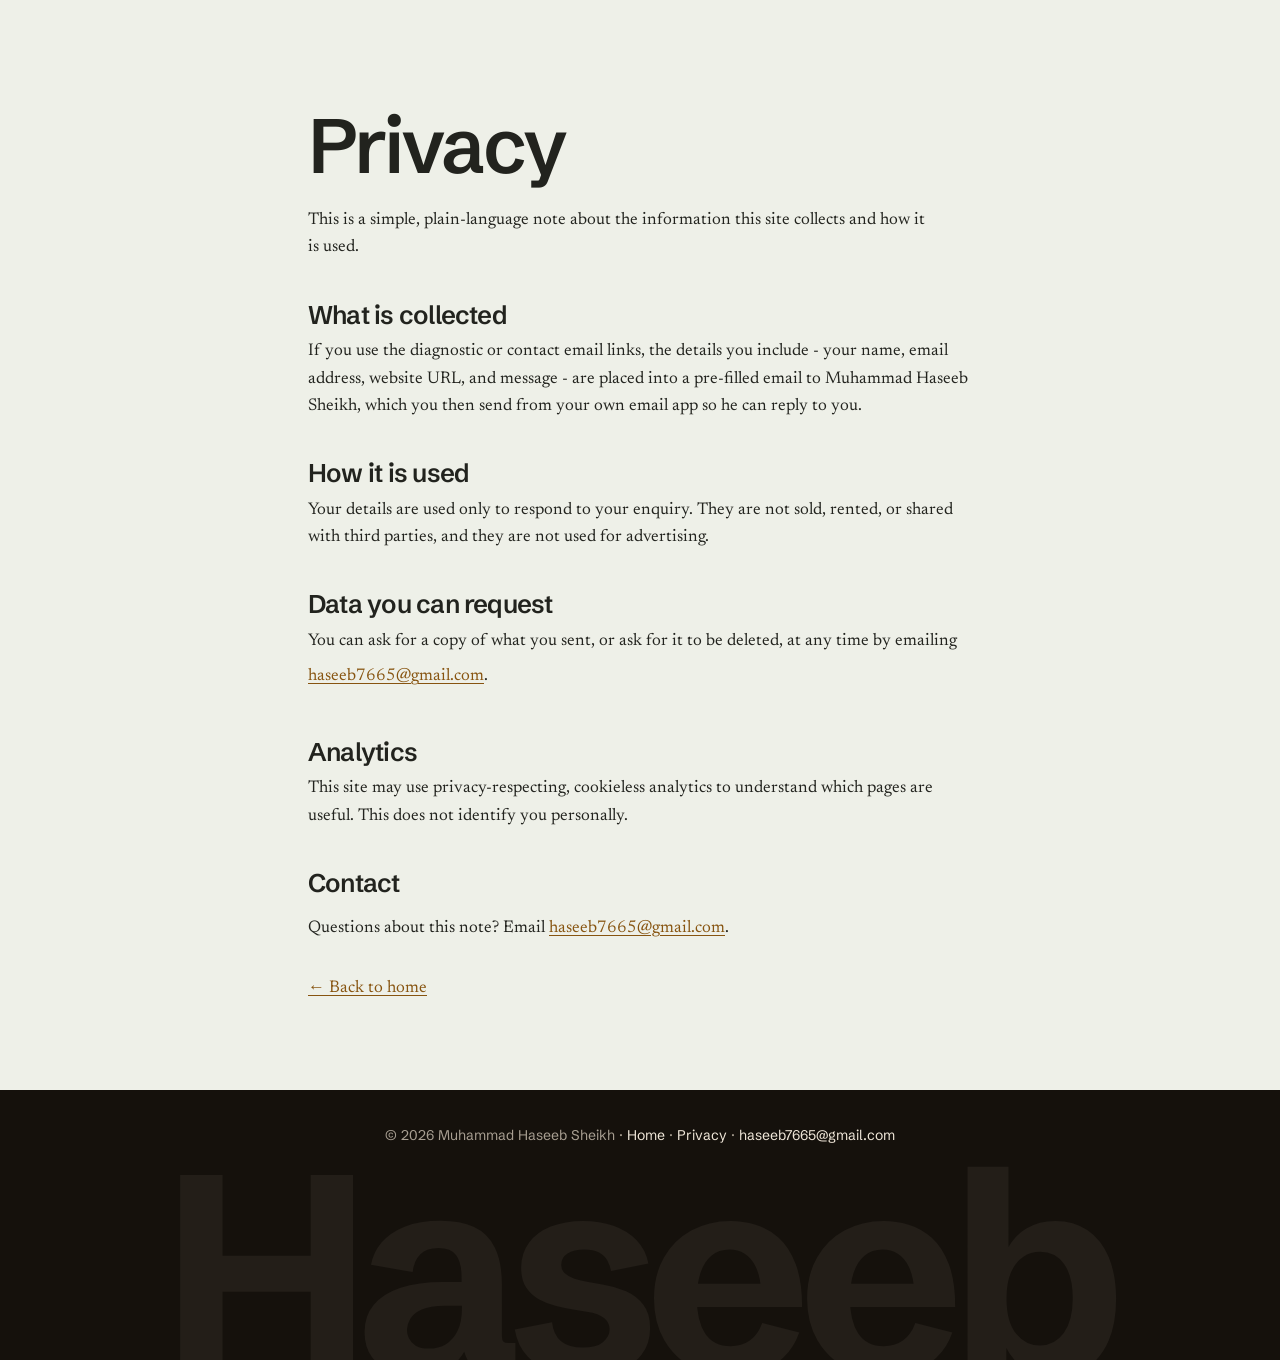
<file: site/privacy.html>
<!DOCTYPE html><html lang="en"><head>
<meta charset="UTF-8"><meta name="viewport" content="width=device-width, initial-scale=1">
<title>Privacy | Muhammad Haseeb Sheikh</title><meta name="description" content="How Muhammad Haseeb Sheikh handles the information you submit through this site.">
<link rel="canonical" href="https://muhammadhaseeb.co/privacy">
<meta property="og:url" content="https://muhammadhaseeb.co/privacy">
<meta name="theme-color" content="#15110C">
<link rel="icon" type="image/png" href="favicon.png"><link rel="apple-touch-icon" href="apple-touch-icon.png">
<link rel="preload" href="fonts/schibsted-grotesk-latin.woff2" as="font" type="font/woff2" crossorigin>
<link rel="stylesheet" href="css/site.css">
</head><body class="pg-privacy">
<main class="doc">

  <h1>Privacy</h1>
  <p>This is a simple, plain-language note about the information this site collects and how it is used.</p>
  <h2>What is collected</h2>
  <p>If you use the diagnostic or contact email links, the details you include - your name, email address, website URL, and message - are placed into a pre-filled email to Muhammad Haseeb Sheikh, which you then send from your own email app so he can reply to you.</p>
  <h2>How it is used</h2>
  <p>Your details are used only to respond to your enquiry. They are not sold, rented, or shared with third parties, and they are not used for advertising.</p>
  <h2>Data you can request</h2>
  <p>You can ask for a copy of what you sent, or ask for it to be deleted, at any time by emailing <a href="mailto:haseeb7665@gmail.com">haseeb7665@gmail.com</a>.</p>
  <h2>Analytics</h2>
  <p>This site may use privacy-respecting, cookieless analytics to understand which pages are useful. This does not identify you personally.</p>
  <h2>Contact</h2>
  <p>Questions about this note? Email <a href="mailto:haseeb7665@gmail.com">haseeb7665@gmail.com</a>.</p>
  <p><a href="index.html">← Back to home</a></p>
 </main>
<footer>© 2026 Muhammad Haseeb Sheikh · <a href="index.html">Home</a> · <a href="privacy.html">Privacy</a> · <a href="mailto:haseeb7665@gmail.com">haseeb7665@gmail.com</a></footer>
<script src="js/site.js" defer></script>
</body></html>
</file>
<file: site/css/site.css>
/* =====================================================================
   Muhammad Haseeb Sheikh: "Evidence in the light"
   Design system from design/REFERENCE_DNA.md §5.
   Two stages: Night (immersive) and Chart paper (reading evidence).
   ===================================================================== */

@font-face{font-family:"Schibsted Grotesk";src:url(../fonts/schibsted-grotesk-latin.woff2) format("woff2");font-weight:400 800;font-style:normal;font-display:swap}
@font-face{font-family:"Newsreader";src:url(../fonts/newsreader-latin.woff2) format("woff2");font-weight:300 700;font-style:normal;font-display:swap}
@font-face{font-family:"Newsreader";src:url(../fonts/newsreader-italic-latin.woff2) format("woff2");font-weight:300 700;font-style:italic;font-display:swap}

:root{
  --night:#15110C; --night-2:#211A13; --night-3:#2C231A;
  --bone:#F1E8DA; --bone-dim:#A89F92;
  --paper:#EEF0E8; --paper-2:#E3E6DC; --paper-3:#D6DACD;
  --graphite:#22231E; --graphite-dim:#5A5C52;
  --amber:#F2A33A; --amber-ink:#875410;
  --sage:#3E9E78; --sage-ink:#2A6B50;
  --brick:#E07A63; --brick-ink:#9E3D29;

  --f-sans:"Schibsted Grotesk",ui-sans-serif,system-ui,-apple-system,"Segoe UI",sans-serif;
  --f-serif:"Newsreader",Georgia,"Times New Roman",serif;

  --maxw:1240px;
  --gutter:clamp(16px,4vw,48px);
  --pad-x:max(var(--gutter),calc((100% - var(--maxw)) / 2));
  --sec-y:clamp(72px,10vw,152px);
  --r-sm:6px; --r-lg:28px; --r-pill:999px;
  --ease-out:cubic-bezier(0,0,0,1);
  --ease-io:cubic-bezier(.65,0,.35,1);
  --nav-h:80px;

  /* stage defaults (night) */
  --bg:var(--night); --bg-2:var(--night-2); --bg-3:var(--night-3);
  --fg:var(--bone); --fg-dim:var(--bone-dim);
  --accent:var(--amber); --up:var(--sage); --down:var(--brick);
  --line:rgba(241,232,218,.14); --line-2:rgba(241,232,218,.26);
  color-scheme:dark;
}
[data-stage="paper"],.stage-paper{
  --bg:var(--paper); --bg-2:var(--paper-2); --bg-3:var(--paper-3);
  --fg:var(--graphite); --fg-dim:var(--graphite-dim);
  --accent:var(--amber-ink); --up:var(--sage-ink); --down:var(--brick-ink);
  --line:rgba(34,35,30,.14); --line-2:rgba(34,35,30,.28);
  color-scheme:light;
}
[data-stage="night"]{
  --bg:var(--night); --bg-2:var(--night-2); --bg-3:var(--night-3);
  --fg:var(--bone); --fg-dim:var(--bone-dim);
  --accent:var(--amber); --up:var(--sage); --down:var(--brick);
  --line:rgba(241,232,218,.14); --line-2:rgba(241,232,218,.26);
  color-scheme:dark;
}

/* ---------- base ---------- */
*,*::before,*::after{box-sizing:border-box}
html{-webkit-text-size-adjust:100%;text-size-adjust:100%;scroll-padding-top:calc(var(--nav-h) + 16px)}
body{margin:0;background:var(--night);color:var(--fg);font-family:var(--f-serif);font-size:clamp(17px,1.15vw,19px);line-height:1.6;
  font-optical-sizing:auto;-webkit-font-smoothing:antialiased;-moz-osx-font-smoothing:grayscale;overflow-x:clip}
img{max-width:100%;height:auto;display:block}
a{color:inherit;text-decoration-thickness:1px;text-underline-offset:.2em}
a:hover{text-decoration-thickness:2px}
p,ul,ol,dl,figure,h1,h2,h3,h4,h5,h6{margin:0}
ul,ol{padding:0;list-style:none}
b,strong{font-weight:600}
em{font-style:italic}
[hidden]{display:none!important}
button{font:inherit;color:inherit}
::selection{background:var(--amber);color:var(--night)}
:focus-visible{outline:2px solid var(--amber);outline-offset:3px;border-radius:4px}
[data-stage="paper"] :focus-visible{outline-color:var(--amber-ink)}

h1,h2,h3,h4,h5,h6{font-family:var(--f-sans);font-weight:600;letter-spacing:-.02em;line-height:1.05;color:var(--fg);text-wrap:balance}
h1{font-size:clamp(42px,6.6vw,100px);font-weight:600;line-height:.98;letter-spacing:-.035em}
h2{font-size:clamp(30px,4vw,58px);letter-spacing:-.03em}
h3{font-size:clamp(20px,1.6vw,24px);line-height:1.2;letter-spacing:-.01em}
h4{font-size:18px;line-height:1.25;letter-spacing:-.01em}
h1 em,h2 em{font-family:var(--f-serif);font-weight:400;font-style:italic;letter-spacing:-.02em}
p{text-wrap:pretty}

.skip{position:fixed;left:16px;top:-80px;z-index:100;background:var(--amber);color:var(--night);padding:10px 16px;border-radius:var(--r-pill);font-family:var(--f-sans);font-weight:600;text-decoration:none}
.skip:focus{top:12px}

/* ---------- stages & sections ---------- */
main{display:block}
main > section{position:relative;background:var(--bg);color:var(--fg);padding:var(--sec-y) var(--pad-x)}
main > section .wrap{max-width:none;margin:0;padding:0}
main > section[data-stage="paper"]:has(+ section[data-stage="night"]),
main > section[data-stage="night"]:has(+ section[data-stage="paper"]){
  border-radius:0 0 var(--r-lg) var(--r-lg);z-index:1;margin-bottom:calc(-1 * var(--r-lg));padding-bottom:calc(var(--sec-y) + var(--r-lg))}
main > section[data-stage="paper"] + section[data-stage="night"],
main > section[data-stage="night"] + section[data-stage="paper"]{padding-top:calc(var(--sec-y) + var(--r-lg))}

/* chapter label above a heading (existing .coord markup) */
.coord{display:flex;align-items:baseline;gap:12px;font-family:var(--f-sans);font-size:14px;font-weight:500;letter-spacing:.01em;color:var(--fg-dim);margin-bottom:20px}
.coord .n,.coord .s{font-variant-numeric:lining-nums;color:var(--accent);font-weight:600}
.coord .t{color:var(--fg-dim)}
.pg-index .coord .n{display:none} /* home sections were re-sequenced; their old numbers no longer describe the order */
.coord::before{content:"";width:28px;height:1px;background:var(--line-2);align-self:center}

.eyebrow,.m-eyebrow,.cs-cat-tag,.eyebrow2{display:inline-flex;align-items:center;gap:10px;font-family:var(--f-sans);font-size:14px;font-weight:500;color:var(--fg-dim);letter-spacing:.01em;margin-bottom:18px}
.eyebrow2 .live{width:8px;height:8px;border-radius:50%;background:var(--sage);box-shadow:0 0 0 0 rgba(62,158,120,.6);animation:live 2.4s var(--ease-out) infinite}
@keyframes live{0%{box-shadow:0 0 0 0 rgba(62,158,120,.55)}70%{box-shadow:0 0 0 10px rgba(62,158,120,0)}100%{box-shadow:0 0 0 0 rgba(62,158,120,0)}}

.lead,.psub,.case-sub,.diag-sub,.contact-sub,.about-lead,.hero-sub,.sub{max-width:34em;font-family:var(--f-serif);font-size:clamp(19px,1.5vw,23px);line-height:1.5;color:var(--fg);margin-top:22px}
h2 + .lead,h2 + .psub{margin-top:24px}
.body{max-width:40em}
.tone-fine,.fine{color:var(--fg-dim)!important;font-size:.85em;line-height:1.55}
.tone-em{color:var(--fg);font-weight:600}
.tone-kicker{font-family:var(--f-sans);font-weight:600;color:var(--accent);font-size:15px;margin-bottom:18px}
p + p{margin-top:1em}

/* ---------- buttons ---------- */
.btn,.btn-p,.btn-g{display:inline-flex;align-items:center;justify-content:center;gap:.5em;min-height:48px;padding:12px 22px;border-radius:var(--r-pill);font-family:var(--f-sans);font-size:16px;font-weight:600;letter-spacing:-.005em;line-height:1.1;text-decoration:none;border:1px solid transparent;cursor:pointer;
  transition:background-color .2s var(--ease-out),color .2s var(--ease-out),border-color .2s var(--ease-out),transform .2s var(--ease-out)}
.btn-primary,.btn-p{background:var(--amber);color:var(--night)}
.btn-primary:hover,.btn-p:hover{background:#FFB956}
[data-stage="paper"] .btn-primary{background:var(--graphite);color:var(--paper)}
[data-stage="paper"] .btn-primary:hover{background:#000}
.btn-ghost,.btn-g{background:transparent;color:var(--fg);border-color:var(--line-2)}
.btn-ghost:hover,.btn-g:hover{border-color:var(--fg)}
.btn-sm{min-height:42px;padding:9px 18px;font-size:15px}
.btn:active{transform:translateY(1px)}
.btn .arr,.btn [aria-hidden="true"]{transition:transform .25s var(--ease-out)}
.btn:hover .arr,.btn:hover [aria-hidden="true"]{transform:translateX(3px)}
.btn[disabled]{opacity:.6;cursor:progress}
.cta-row,.cta2,.hero-cta,.about-cta,.btns{display:flex;flex-wrap:wrap;align-items:center;gap:12px 14px;margin-top:32px}
.txtlink,.backlink,.cs-fulllink{font-family:var(--f-sans);font-weight:600;font-size:16px;color:var(--fg);text-decoration:underline;text-decoration-color:var(--line-2);text-underline-offset:.3em}
.txtlink:hover,.backlink:hover{text-decoration-color:currentColor}
.backlink{font-size:15px;color:var(--fg-dim);text-decoration:none}

/* ---------- header ---------- */
#nav{position:fixed;inset:0 0 auto 0;z-index:50;height:var(--nav-h);display:flex;align-items:center;justify-content:space-between;gap:24px;padding:0 var(--pad-x);
  color:var(--bone);transition:background-color .3s var(--ease-out),box-shadow .3s var(--ease-out),transform .35s var(--ease-out)}
#nav .wrap.navin{display:contents}
#nav.scrolled{background:rgba(21,17,12,.82);backdrop-filter:saturate(1.3) blur(14px);-webkit-backdrop-filter:saturate(1.3) blur(14px);box-shadow:0 1px 0 rgba(241,232,218,.08)}
#nav.hide{transform:translateY(-100%)}
body.menu-open #nav{z-index:70;background:transparent;box-shadow:none;backdrop-filter:none;-webkit-backdrop-filter:none}
body.menu-open #nav .brand,body.menu-open #nav #motionToggle{visibility:hidden}
.brand{display:inline-flex;align-items:center;gap:10px;font-family:var(--f-sans);font-weight:700;font-size:20px;letter-spacing:-.02em;text-decoration:none;color:var(--bone)}
.brand b{font-weight:700}
.brand .dot{width:10px;height:10px;border-radius:50%;background:var(--amber);box-shadow:0 0 18px rgba(242,163,58,.55)}
.brand .chapter{font-family:var(--f-serif);font-style:italic;font-weight:400;font-size:16px;color:var(--bone-dim);padding-left:12px;margin-left:2px;border-left:1px solid rgba(241,232,218,.2);letter-spacing:0;transition:opacity .3s}
.nav-links{display:flex;align-items:center;gap:6px;margin-left:auto}
.nav-links a{font-family:var(--f-sans);font-size:15.5px;font-weight:500;color:rgba(241,232,218,.78);text-decoration:none;white-space:nowrap;padding:10px 14px;border-radius:var(--r-pill);transition:color .12s var(--ease-out),background-color .12s var(--ease-out)}
.nav-links a:hover{color:var(--bone)}
.nav-links a[aria-current="page"]{color:var(--bone);text-decoration:underline dotted;text-underline-offset:6px}
.nav-links .nav-cta{background:var(--amber);color:var(--night);font-weight:600;margin-left:10px;padding:11px 20px}
.nav-links .nav-cta:hover{background:#FFB956;color:var(--night)}
#burger{display:none;width:48px;height:48px;border:1px solid rgba(241,232,218,.24);border-radius:var(--r-pill);background:transparent;cursor:pointer;position:relative;z-index:61}
#burger i{position:absolute;left:15px;right:15px;height:1.5px;background:var(--bone);transition:transform .3s var(--ease-out),opacity .2s}
#burger i:nth-child(1){top:18px}#burger i:nth-child(2){top:23px}#burger i:nth-child(3){top:28px}
#burger[aria-expanded="true"] i:nth-child(1){transform:translateY(5px) rotate(45deg)}
#burger[aria-expanded="true"] i:nth-child(2){opacity:0}
#burger[aria-expanded="true"] i:nth-child(3){transform:translateY(-5px) rotate(-45deg)}

#mobileMenu{position:fixed;inset:0;z-index:60;background:var(--night);color:var(--bone);display:flex;flex-direction:column;justify-content:center;gap:4px;padding:96px var(--gutter) 48px;
  visibility:hidden;opacity:0;transition:opacity .3s var(--ease-out),visibility 0s linear .3s}
#mobileMenu.open{visibility:visible;opacity:1;transition:opacity .3s var(--ease-out)}
#mobileMenu a{font-family:var(--f-sans);font-size:clamp(30px,8vw,44px);font-weight:600;letter-spacing:-.03em;line-height:1.15;color:var(--bone);text-decoration:none;padding:6px 0}
#mobileMenu a[aria-current="page"]{color:var(--amber)}
#mobileMenu .x,#menuClose{position:absolute;top:10px;right:var(--gutter);width:48px;height:48px;border-radius:var(--r-pill);border:1px solid rgba(241,232,218,.24);background:transparent;color:var(--bone);font-size:28px;line-height:1;cursor:pointer}

#progress{position:fixed;left:0;top:0;height:2px;width:0;background:var(--amber);z-index:70;pointer-events:none}

#motionToggle{position:relative;flex:none;display:inline-flex;align-items:center;gap:8px;min-height:40px;padding:6px 14px;border-radius:var(--r-pill);border:1px solid rgba(241,232,218,.22);background:transparent;color:rgba(241,232,218,.85);font-family:var(--f-sans);font-size:13px;font-weight:500;cursor:pointer;white-space:nowrap}
#motionToggle:hover{color:var(--bone);border-color:rgba(241,232,218,.5)}
#motionToggle .led{width:7px;height:7px;border-radius:50%;background:var(--sage)}
#motionToggle[data-on="false"] .led{background:var(--bone-dim)}

/* chapter rail (home) */
#rail{position:fixed;right:10px;top:50%;transform:translateY(-50%);z-index:30;display:flex;flex-direction:column;gap:0}
#rail a{display:block;width:24px;height:24px;position:relative;text-decoration:none}
#rail a::before{content:"";position:absolute;left:8px;top:8px;width:8px;height:8px;border-radius:50%;background:rgba(127,120,110,.55);transition:background-color .2s,transform .2s}
#rail a span{position:absolute;right:26px;top:50%;transform:translateY(-50%);white-space:nowrap;font-family:var(--f-sans);font-size:12px;font-weight:500;background:var(--night);color:var(--bone);padding:3px 8px;border-radius:var(--r-pill);opacity:0;pointer-events:none;transition:opacity .2s}
#rail a:hover span,#rail a.on span{opacity:1}
#rail a.on::before{background:var(--amber);transform:scale(1.4)}
#rail a.on span{opacity:0}
#rail:hover a.on span{opacity:1}

/* ---------- footer ---------- */
footer{position:relative;background:var(--night);color:var(--bone-dim);padding:72px var(--pad-x) 0;font-family:var(--f-sans);font-size:15px;overflow:hidden;
  display:flex;flex-wrap:wrap;align-items:baseline;gap:10px 28px}
footer .wrap.footin{display:contents}
footer .wrap.footin > div{display:flex;flex-direction:column;gap:8px}
footer .wrap.footin > div p{display:flex;flex-wrap:wrap;gap:6px 24px}
footer a{color:var(--bone);text-decoration:none}
footer a:hover{text-decoration:underline}
footer .fbrand,footer > .wrap > span:first-child{color:var(--bone);font-weight:600;flex-basis:100%}
footer small{flex-basis:100%;font-size:13px;color:var(--bone-dim);padding-top:16px;border-top:1px solid rgba(241,232,218,.1);margin-top:12px}
footer::after{content:"Haseeb";display:block;flex-basis:100%;font-family:var(--f-sans);font-weight:700;letter-spacing:-.06em;line-height:.74;font-size:clamp(96px,27vw,420px);color:rgba(241,232,218,.06);margin:24px 0 -0.06em -0.04em;pointer-events:none;user-select:none}

/* ---------- floating CTA pill (Fiasco "Book a chat" pattern) ---------- */
#quickCta{display:none}

/* ---------- answer-engine summaries & answer boxes ---------- */
.ai-answer{max-width:52em;margin-top:40px;padding:22px 24px;border-left:2px solid var(--accent);background:var(--bg-2);border-radius:0 var(--r-sm) var(--r-sm) 0}
.ai-answer-q{font-family:var(--f-sans);font-size:15px;font-weight:600;color:var(--fg);margin-bottom:8px}
.ai-answer-a{font-size:16.5px;line-height:1.6;color:var(--fg-dim)}
.ai-answer a{color:var(--fg)}
#summary{padding-top:0;padding-bottom:clamp(56px,7vw,96px)}
#summary .ai-answer{margin-top:0}

.answer,.kbox{margin-top:32px;padding:24px clamp(18px,2.4vw,32px);background:var(--bg-2);border-radius:var(--r-sm);border:1px solid var(--line)}
.kl,.answer .kl{font-family:var(--f-sans);font-size:14px;font-weight:600;color:var(--accent);margin-bottom:10px}
.kbox ul,.answer ul{display:grid;gap:10px}
.kbox li,.bul li{position:relative;padding-left:22px}
.kbox li::before,.bul li::before{content:"";position:absolute;left:0;top:.72em;width:10px;height:1px;background:var(--accent)}
.kbox.result{border-color:var(--line-2)}
.kbox.limit{border-left:3px solid var(--down)}
.kbox.limit .kl{color:var(--down)}
.bul{display:grid;gap:10px;margin-top:18px}

/* ---------- FAQ ---------- */
.faq{margin-top:36px;border-top:1px solid var(--line);max-width:56em}
.faq details{border-bottom:1px solid var(--line)}
.faq summary{list-style:none;cursor:pointer;display:flex;justify-content:space-between;gap:24px;align-items:center;padding:22px 0;font-family:var(--f-sans);font-size:clamp(17px,1.4vw,20px);font-weight:600;letter-spacing:-.01em}
.faq summary::-webkit-details-marker{display:none}
.faq summary .p,.faq summary .pl{flex:none;width:32px;height:32px;border-radius:50%;border:1px solid var(--line-2);display:grid;place-items:center;font-weight:400;transition:transform .3s var(--ease-out)}
.faq details[open] summary .p,.faq details[open] summary .pl{transform:rotate(45deg)}
.faq .a,.faq .fa{padding:0 0 24px;color:var(--fg-dim);max-width:44em}

/* ---------- final CTA panels ---------- */
.finalcta,.m-cta{text-align:center;max-width:860px;margin:0 auto}
.finalcta h2,.m-cta h2{font-size:clamp(34px,5vw,72px)}
.finalcta > p,.m-cta > p{margin:22px auto 0;max-width:36em;color:var(--fg-dim);font-size:clamp(18px,1.4vw,21px)}
.finalcta .cta-row,.m-cta .cta-row{justify-content:center}
.assure{display:flex;flex-wrap:wrap;justify-content:center;gap:8px;margin-top:28px}
.assure span{font-family:var(--f-sans);font-size:14px;font-weight:500;padding:6px 14px;border-radius:var(--r-pill);border:1px solid var(--line-2);color:var(--fg)}
.altpath{margin:28px auto 0;max-width:40em;font-size:15px;color:var(--fg-dim)}
.altpath a{color:var(--fg)}
#cta,#cs-cta,#case-cta,#m-cta,#start,#contact-cta{background:radial-gradient(120% 90% at 50% 120%,rgba(242,163,58,.22),transparent 60%),var(--night)}

/* ---------- breadcrumbs & small meta ---------- */
.cs-breadcrumb{font-family:var(--f-sans);font-size:14px;color:var(--fg-dim);display:flex;flex-wrap:wrap;gap:8px;margin-bottom:28px}
.cs-breadcrumb a{color:var(--fg-dim);text-decoration:none}
.cs-breadcrumb a:hover{color:var(--fg);text-decoration:underline}
.byline{display:flex;align-items:center;gap:14px;margin-top:32px}
.byline img{width:52px;height:52px;border-radius:50%;object-fit:cover}
.byline .bn{font-family:var(--f-sans);font-weight:600;font-size:16px}
.byline .br{font-size:15px;color:var(--fg-dim)}

/* ---------- media frames: lit dashboards ---------- */
.dash,.signal,.pc-media,.cs-thumb,.rshot,.cs-extra figure{position:relative;border-radius:var(--r-sm);overflow:hidden;background:#fff;box-shadow:0 1px 0 var(--line),0 24px 60px -24px rgba(21,17,12,.45)}
.dash img,.signal img,.pc-media img,.cs-thumb img,.cs-extra img{width:100%;height:auto}
.dash figcaption,.signal figcaption,.cs-extra figcaption{background:var(--bg);color:var(--fg-dim);font-size:16px;line-height:1.5;padding:14px 2px 0}
.dash figcaption b,.signal figcaption b{color:var(--fg)}
.dash,.signal{background:transparent;box-shadow:none;overflow:visible}
.dash img,.signal img{border-radius:var(--r-sm);box-shadow:0 0 0 1px var(--line),0 30px 70px -30px rgba(21,17,12,.5)}

/* =====================================================================
   HOME
   ===================================================================== */
.hero{min-height:100svh;display:flex;align-items:flex-end;padding-top:calc(var(--nav-h) + 48px)!important;padding-bottom:clamp(48px,8vh,96px)!important;overflow:hidden;
  background:radial-gradient(80% 70% at 78% 62%,rgba(242,163,58,.16),transparent 60%),radial-gradient(60% 50% at 10% 100%,rgba(62,158,120,.08),transparent 70%),var(--night)!important}
.gl-stage{position:absolute;inset:0;width:100%;height:100%;display:block;pointer-events:none;z-index:0}
.hero > .wrap,.hero .neuro{position:relative;z-index:1}
.pg-index .hero .neuro{max-width:980px}
.pg-index .hero h1{font-size:clamp(44px,5.4vw,88px);max-width:14ch}
.pg-index .hero h1 em{color:var(--amber)}
.payoff{display:flex;flex-wrap:wrap;align-items:baseline;gap:8px 18px;margin-top:32px;font-family:var(--f-sans);font-variant-numeric:lining-nums proportional-nums}
.payoff .from{font-size:clamp(28px,3vw,40px);font-weight:500;color:var(--bone-dim);text-decoration:line-through;text-decoration-color:rgba(241,232,218,.3);text-decoration-thickness:2px}
.payoff .ar{font-size:clamp(24px,2.6vw,34px);color:var(--bone-dim)}
.payoff .to{font-size:clamp(56px,6vw,96px);font-weight:700;letter-spacing:-.04em;line-height:.9;color:var(--amber)}
.payoff .cap{flex-basis:100%;font-family:var(--f-serif);font-style:italic;font-size:18px;color:var(--bone-dim)}
.signature{display:flex;align-items:center;gap:14px;margin-top:40px;max-width:28em}
.signature img{width:52px;height:52px;border-radius:50%;object-fit:cover;box-shadow:0 0 0 2px var(--night),0 0 0 3px rgba(242,163,58,.6)}
.signature .s-t{font-size:16px;color:var(--bone-dim);line-height:1.4}
.signature .s-t b{display:block;font-family:var(--f-sans);color:var(--bone);font-weight:600}

/* evidence chapter: the Search Console screenshot holds the centre while proof steps past */
#proof .wrap{display:grid;grid-template-columns:minmax(0,7fr) minmax(0,5fr);column-gap:clamp(24px,4vw,64px);align-items:start}
#proof .wrap > .coord,#proof .wrap > h2,#proof .wrap > .lead{grid-column:1 / -1}
#proof .wrap > .lead{margin-bottom:clamp(40px,6vw,72px)}
#proof .wrap > figure.dash{grid-column:1;grid-row:4 / span 2;position:sticky;top:calc(var(--nav-h) + 24px);margin:0}
#proof .wrap > figure.dash img{box-shadow:0 0 0 1px var(--line),0 40px 90px -30px rgba(135,84,16,calc(.25 + var(--glow,0) * .45))}
#proof .dash-row{grid-column:2;grid-row:4;display:flex;flex-direction:column;gap:clamp(64px,20vh,200px);padding-top:clamp(0px,10vh,120px)}
#proof .dash-row .dash{margin:0}
#proof .wrap > div:last-child{grid-column:2;grid-row:5;margin-top:48px}
.pg-index #proof .wrap > div:last-child{display:flex;flex-wrap:wrap;gap:12px}

/* six dashboards: horizontal track */
.receipts{display:grid;grid-template-columns:repeat(auto-fill,minmax(min(100%,360px),1fr));gap:20px;margin-top:48px}
.rcard{background:var(--bg-2);border-radius:var(--r-sm);overflow:hidden;display:flex;flex-direction:column;border:1px solid var(--line);transform-origin:50% 100%}
.rshot{border-radius:0;box-shadow:none;background:#fff;border-bottom:1px solid var(--line)}
.rshot > img:last-child{aspect-ratio:16/8;object-fit:cover;object-position:top left;width:100%}
.rtag{position:absolute;left:12px;top:12px;display:inline-flex;align-items:center;gap:8px;background:rgba(255,255,255,.94);color:var(--graphite);padding:5px 10px 5px 6px;border-radius:var(--r-pill);font-family:var(--f-sans);font-size:13px;font-weight:600;box-shadow:0 2px 10px rgba(0,0,0,.08)}
.rtag img{height:20px;width:auto;max-width:44px;object-fit:contain}
.rtag > span:only-child{padding-left:4px}
.rbody{padding:20px 22px 24px;display:flex;flex-direction:column;gap:14px;flex:1}
.rsrc{font-family:var(--f-sans);font-size:13px;font-weight:500;color:var(--fg-dim)}
.rmetrics{display:grid;grid-template-columns:1fr 1fr;gap:12px 16px}
.rmetrics li{display:flex;flex-direction:column;gap:2px;padding-top:10px;border-top:1px solid var(--line)}
.rmetrics .k{font-family:var(--f-sans);font-size:13px;color:var(--fg-dim)}
.rmetrics .v{font-family:var(--f-sans);font-variant-numeric:lining-nums;font-size:15px;color:var(--fg-dim);display:flex;align-items:baseline;gap:6px;flex-wrap:wrap}
.rmetrics .v i{font-style:normal;opacity:.7}
.rmetrics .v b{font-size:22px;font-weight:700;letter-spacing:-.02em;color:var(--up)}
.rmetrics .v b::after{content:" \2191";font-size:.6em;font-weight:600}
.rmetrics .v b.down{color:var(--down)}
.rmetrics .v b.down::after{content:" \2193"}
.rnote{font-size:15.5px;line-height:1.55;color:var(--fg-dim)}
.rnote b{color:var(--fg);font-weight:600}
.brandnote{margin-top:32px;max-width:48em;font-size:15.5px;color:var(--fg-dim)}
.brandnote a{color:var(--fg)}

/* pinned horizontal track (enabled by js/site.js on wide screens with motion on) */
.track-pin{position:relative}
.track-sticky{position:sticky;top:0;height:100vh;height:100svh;display:flex;align-items:center;overflow:hidden;margin-left:calc(50% - 50vw);width:100vw;padding-left:calc(50vw - 50%)}
.is-track .receipts{display:flex;gap:24px;margin:0;will-change:transform;padding-right:var(--pad-x)}
.is-track .rcard{flex:none;width:min(420px,32vw)}
.is-track .rshot > img:last-child{aspect-ratio:16/7.2}
.track-count{position:absolute;left:calc(50vw - 50%);bottom:28px;font-family:var(--f-sans);font-size:14px;font-weight:500;color:var(--fg-dim);font-variant-numeric:lining-nums}


/* cost of waiting */
.pg-index #wait .lead{font-size:clamp(24px,2.6vw,38px);line-height:1.3;max-width:24em;font-family:var(--f-serif)}
.lead .w{transition:opacity .2s linear}
.waitwrap{display:grid;grid-template-columns:minmax(0,2fr) minmax(0,1fr);gap:clamp(24px,4vw,56px);align-items:center;margin-top:48px}
.waitchart{width:100%;height:auto;overflow:visible}
.waitchart .wc-ax{font-family:var(--f-sans);font-size:13px;fill:var(--fg-dim)}
.wchips{display:grid;gap:14px}
.wchip{padding:18px 20px;border-radius:var(--r-sm);border:1px solid var(--line)}
.wchip .v{display:block;font-family:var(--f-sans);font-weight:700;font-size:clamp(32px,3.4vw,52px);letter-spacing:-.03em;line-height:1;font-variant-numeric:lining-nums}
.wchip.grow{background:var(--graphite);color:var(--paper);border-color:var(--graphite)}
.wchip.grow .v{color:var(--amber)}
.wchip.grow .l{color:rgba(238,240,232,.75)}
.wchip .l{display:block;margin-top:8px;font-size:15px;color:var(--fg-dim)}

/* method on home */
.steps{display:grid;gap:0;margin-top:44px;border-top:1px solid var(--line)}
.step{display:grid;grid-template-columns:72px minmax(0,1fr);gap:20px;padding:26px 0;border-bottom:1px solid var(--line)}
.step .n,.step .sn{font-family:var(--f-sans);font-weight:600;font-size:15px;color:var(--accent);font-variant-numeric:lining-nums;padding-top:4px}
.step h3{margin-bottom:8px}
.step p{color:var(--fg-dim);max-width:40em}
@media (min-width:900px){
  .pg-index .steps,.pg-partners #how .steps{grid-template-columns:repeat(3,1fr);border-top:0;gap:20px}
  .pg-partners #how .steps{grid-template-columns:repeat(2,1fr)}
  .pg-index .step,.pg-partners #how .step{grid-template-columns:1fr;border:1px solid var(--line);border-radius:var(--r-sm);padding:28px;align-content:start}
}
.stack-wrap{margin-top:56px;padding-top:32px;border-top:1px solid var(--line)}
.stack-label{font-family:var(--f-sans);font-weight:600;font-size:15px}
.stack-grid{display:grid;grid-template-columns:repeat(auto-fill,minmax(130px,1fr));gap:10px;margin-top:18px}
.stack-tile{display:flex;align-items:center;gap:10px;padding:10px 12px;border:1px solid var(--line);border-radius:var(--r-sm);font-family:var(--f-sans);font-size:14px;font-weight:500}
.stack-note{margin-top:20px;max-width:46em;color:var(--fg-dim);font-size:16px}

/* brands */
.brandwall{display:grid;grid-template-columns:repeat(auto-fill,minmax(min(100%,190px),1fr));gap:12px;margin-top:40px}
.bcell{background:var(--night-2);color:var(--bone);border:1px solid rgba(241,232,218,.1);border-radius:var(--r-sm);display:flex;flex-direction:column;justify-content:space-between;gap:18px;min-height:132px;padding:20px}
.bmark{display:flex;align-items:center;height:48px}
.bmark img{max-height:40px;width:auto;max-width:150px;object-fit:contain}
.bword{font-family:var(--f-sans);font-weight:700;font-size:20px;letter-spacing:-.02em}
.bname{font-family:var(--f-sans);font-size:13px;color:var(--bone-dim)}

/* who it's for */
.who-grid{display:grid;grid-template-columns:repeat(auto-fit,minmax(min(100%,260px),1fr));gap:20px;margin-top:40px}
.whocard{padding:28px;border-radius:var(--r-sm);background:var(--bg-2)}
.whocard h3{margin-bottom:10px}
.whocard p{color:var(--fg-dim)}

/* where you fit */
.fork{display:grid;grid-template-columns:repeat(auto-fit,minmax(min(100%,380px),1fr));gap:20px;margin-top:40px}
.forkcard{padding:clamp(24px,3vw,40px);border-radius:var(--r-sm);background:var(--bg-2);border:1px solid var(--line);display:flex;flex-direction:column;gap:14px}
.forkcard .who{font-family:var(--f-sans);font-size:14px;font-weight:600;color:var(--accent)}
.forkcard h3{font-size:clamp(24px,2.2vw,32px);letter-spacing:-.02em}
.forkcard p{color:var(--fg-dim)}
.forkcard ul{display:grid;gap:8px;margin-top:4px}
.forkcard li{position:relative;padding-left:22px}
.forkcard li::before{content:"";position:absolute;left:0;top:.72em;width:10px;height:1px;background:var(--accent)}
.forkcard .go{margin-top:auto;padding-top:12px}
.fork-alt{margin-top:16px;font-size:15px;color:var(--fg-dim)}
.fork-alt a{color:var(--fg)}

/* who I am */
.about{display:grid;grid-template-columns:minmax(0,5fr) minmax(0,7fr);gap:clamp(28px,5vw,80px);align-items:center}
.about > img{width:100%;aspect-ratio:4/5;object-fit:cover;border-radius:var(--r-sm);filter:saturate(.9) contrast(1.02);box-shadow:0 40px 90px -40px rgba(242,163,58,.35)}
.about h2{font-size:clamp(32px,4vw,56px)!important}
.about .body{margin-top:18px}
.about .coord{margin-bottom:16px}
.about > div > div:last-child{display:flex;flex-wrap:wrap;gap:12px;margin-top:28px}

/* certificates */
.certgrid{display:grid;grid-template-columns:repeat(auto-fill,minmax(min(100%,240px),1fr));gap:20px;margin-top:40px}
.certcard{border-radius:var(--r-sm);overflow:hidden;background:var(--bg-2);border:1px solid var(--line)}
.certcard .cimg{background:#fff}
.certcard .cimg img{aspect-ratio:4/3;object-fit:cover;width:100%}
.certcard .cmeta{padding:14px 16px 18px}
.certcard .ct{font-family:var(--f-sans);font-weight:600;font-size:16px;line-height:1.3}
.certcard .cs{margin-top:6px;font-family:var(--f-sans);font-size:13px;color:var(--fg-dim);font-variant-numeric:lining-nums}
.pg-about .certcard{cursor:zoom-in}

/* =====================================================================
   INNER PAGES: shared hero and editorial prose
   ===================================================================== */
#cs-hero,#m-hero,#case-hero,#about-top,#diag-top,#contact-top{padding-top:calc(var(--nav-h) + clamp(48px,9vh,112px))!important;overflow:hidden;
  background:radial-gradient(70% 60% at 85% 20%,rgba(242,163,58,.12),transparent 65%),var(--night)!important}
.head{max-width:20ch}
#csH1,#mH1{font-size:clamp(42px,6.2vw,92px);max-width:16ch;margin-top:8px}
#csH1 em,#mH1 em{color:var(--amber)}

/* editorial two-column prose: chapter title holds while the text reads past it */
.prose > *{max-width:44rem}
.prose > .eyebrow{color:var(--accent);font-weight:600}
.prose > h2{margin-bottom:28px;max-width:18ch}
.prose > h3{margin-top:44px;margin-bottom:12px}
.prose > p{color:var(--fg)}
@media (min-width:1000px){
  .section.prose{display:grid;grid-template-columns:minmax(0,4fr) minmax(0,8fr);column-gap:clamp(40px,5vw,96px);row-gap:0;align-items:start}
  .section.prose > *{grid-column:2}
  .section.prose > .eyebrow{grid-column:1;grid-row:1}
  .section.prose > h2{grid-column:1;grid-row:2 / span 60;align-self:start;position:sticky;top:calc(var(--nav-h) + 28px);font-size:clamp(30px,3.2vw,48px);margin:0}
  .section.prose > h2 + *{grid-row-start:2}
  .section.prose > p:first-of-type{margin-top:0}
}

/* =====================================================================
   CASE STUDY (Fiasco pattern)
   ===================================================================== */
.case-title{font-size:clamp(40px,6vw,92px);max-width:15ch;position:relative;z-index:1}
.case-title em{color:var(--amber)}
#case-hero > *:not(.gl-stage):not(.gl-labels){position:relative;z-index:1}
.case-sub{max-width:38em}
.case-meta{display:flex;flex-wrap:wrap;gap:8px;margin-top:28px}
.case-meta span{font-family:var(--f-sans);font-size:14px;color:var(--fg-dim);padding:7px 14px;border-radius:var(--r-pill);border:1px solid var(--line-2)}
.case-meta b{color:var(--fg);font-weight:600;margin-left:4px}
.tldr{display:grid;grid-template-columns:repeat(auto-fit,minmax(150px,1fr));gap:1px;background:var(--line);border-radius:var(--r-sm);overflow:hidden;margin-top:8px}
.tldr .t{background:var(--bg-2);padding:18px 18px 20px;display:flex;flex-direction:column;gap:4px}
.tldr .tv{font-family:var(--f-sans);font-weight:700;font-size:clamp(30px,3vw,44px);letter-spacing:-.03em;line-height:1;color:var(--amber);font-variant-numeric:lining-nums}
.tldr .td{font-family:var(--f-sans);font-size:14px;font-weight:600}
.tldr .tb{font-size:14px;color:var(--fg-dim)}
.toc{margin-top:40px;padding:24px;border:1px solid var(--line);border-radius:var(--r-sm)}
.toc h4{font-size:15px;color:var(--fg-dim);font-weight:600;margin-bottom:14px}
.toc ol{columns:2 280px;column-gap:32px;counter-reset:toc}
.toc li{break-inside:avoid;counter-increment:toc;padding:6px 0;display:flex;gap:12px;font-family:var(--f-sans);font-size:15px}
.toc li::before{content:counter(toc,decimal-leading-zero);color:var(--accent);font-variant-numeric:lining-nums;font-weight:600}
.toc a{text-decoration:none;color:var(--fg)}
.toc a:hover{text-decoration:underline}
.translate{margin-top:28px;padding:28px;border-radius:var(--r-sm);background:var(--bg-2);border:1px solid var(--line)}
.translate .flow{display:flex;flex-wrap:wrap;align-items:center;gap:12px;margin:8px 0 18px;font-family:var(--f-sans)}
.translate .chip{font-size:clamp(20px,2vw,28px);font-weight:700;letter-spacing:-.02em}
.translate .ar{color:var(--fg-dim)}
.translate .out{font-size:clamp(20px,2vw,28px);font-weight:700;letter-spacing:-.02em;color:var(--amber)}
.translate .assume{margin-top:16px;font-size:14.5px;color:var(--fg-dim)}
.factors{display:grid;gap:0;margin-top:28px;border-top:1px solid var(--line)}
.factor{display:grid;grid-template-columns:56px minmax(0,1fr);gap:16px;padding:24px 0;border-bottom:1px solid var(--line)}
.factor .fn{font-family:var(--f-sans);font-weight:700;font-size:28px;color:var(--accent);line-height:1}
.factor h3{margin-bottom:8px}
.factor p{color:var(--fg-dim)}
.gloss{display:grid;grid-template-columns:repeat(auto-fit,minmax(min(100%,240px),1fr));gap:12px;margin-top:24px}
.gloss .g{padding:18px;border-radius:var(--r-sm);background:var(--bg-2)}
.gloss .gt{font-family:var(--f-sans);font-weight:600;margin-bottom:6px}
.gloss .gd{font-size:15.5px;color:var(--fg-dim);line-height:1.5}
.results-band{margin:32px 0 8px;display:grid;gap:22px;padding:28px;border-radius:var(--r-sm);background:var(--graphite);color:var(--paper)}
.ba-row{display:grid;grid-template-columns:minmax(0,1fr);gap:10px}
.ba-label{font-family:var(--f-sans);font-weight:600;display:flex;flex-wrap:wrap;gap:8px;align-items:baseline}
.ba-label .sub{font-weight:400;font-size:13px;color:rgba(238,240,232,.7)}
.ba-bars{display:grid;gap:6px}
.ba-bar{display:grid;grid-template-columns:52px minmax(0,1fr) 64px;align-items:center;gap:10px;font-family:var(--f-sans);font-size:13px}
.ba-bar .tag{color:rgba(238,240,232,.7)}
.ba-bar .track{height:12px;border-radius:6px;background:rgba(238,240,232,.1);overflow:hidden}
.ba-bar .fill{display:block;height:100%;width:0;border-radius:6px;background:rgba(238,240,232,.45);transition:width 1.4s var(--ease-out)}
.ba-bar.after .fill{background:var(--amber)}
.ba-bar .num{text-align:right;font-weight:700;font-size:15px;font-variant-numeric:lining-nums}
.ba-bar.after .num{color:var(--amber)}
.pos-viz{margin:16px 0 8px;padding:28px;border-radius:var(--r-sm);border:1px solid var(--line)}
.pos-viz .pt{font-family:var(--f-sans);font-weight:600;margin-bottom:44px}
.pos-scale{position:relative;height:56px}
.pos-track{position:absolute;left:0;right:0;top:12px;height:2px;background:linear-gradient(90deg,var(--sage-ink) 0 50%,var(--line-2) 50%)}
.pos-pt{position:absolute;top:0;transform:translateX(-50%);display:flex;flex-direction:column;align-items:center;gap:8px;transition:left 1.6s var(--ease-io)}
.pos-pt .dot{width:26px;height:26px;border-radius:50%;border:2px solid var(--fg-dim);background:var(--bg)}
.pos-pt.a .dot{background:var(--amber);border-color:var(--amber-ink);box-shadow:0 0 0 6px rgba(242,163,58,.2)}
.pos-pt .lab{font-family:var(--f-sans);font-size:13px;font-weight:600;white-space:nowrap}
.pos-ends{display:flex;justify-content:space-between;font-family:var(--f-sans);font-size:13px;color:var(--fg-dim);margin-top:8px}
.prose .dash{margin:24px 0 12px}
.midcta{margin-top:36px;padding:28px;border-radius:var(--r-sm);background:var(--graphite);color:var(--paper);display:flex;flex-wrap:wrap;gap:20px;align-items:center;justify-content:space-between}
.midcta .mt,.midcta h3{font-family:var(--f-sans);font-weight:600;font-size:20px;color:var(--paper);margin:0}
.midcta .ms,.midcta p{color:rgba(238,240,232,.75);font-size:16px;flex:1 1 320px}
.midcta .mc-l{flex:1 1 360px}
.midcta .btn-primary{background:var(--amber);color:var(--night)}
.timeline{margin-top:28px;display:grid;gap:0;border-left:1px solid var(--line-2);margin-left:6px}
.tl-item{position:relative;padding:0 0 28px 28px}
.tl-item::before{content:"";position:absolute;left:-6px;top:6px;width:11px;height:11px;border-radius:50%;background:var(--bg);border:2px solid var(--accent)}
.tl-item:last-child::before{background:var(--accent)}
.tlm{font-family:var(--f-sans);font-size:13px;font-weight:600;color:var(--accent)}
.tl-item h4{margin:4px 0 6px;font-size:20px}
.tl-item p{color:var(--fg-dim)}
#voice{background:var(--night)}
#voice.section.prose > h2{font-family:var(--f-serif);font-style:italic;font-weight:400}
#voice > p:last-child{font-family:var(--f-serif);font-size:clamp(20px,1.8vw,26px);line-height:1.5}

/* =====================================================================
   CASE STUDIES INDEX
   ===================================================================== */
.cat-bar{position:sticky;top:calc(var(--nav-h) + 10px);z-index:20;display:flex;flex-wrap:wrap;gap:6px;width:fit-content;max-width:100%;margin:36px 0 28px;padding:6px;border-radius:var(--r-pill);background:var(--graphite);box-shadow:0 12px 30px -12px rgba(0,0,0,.35)}
.cat-pill{border:0;background:transparent;color:rgba(238,240,232,.8);font-family:var(--f-sans);font-size:14px;font-weight:600;padding:9px 14px;border-radius:var(--r-pill);cursor:pointer;min-height:40px}
.cat-pill[aria-selected="true"]{background:var(--paper);color:var(--graphite)}
.cat-count{font-weight:400;opacity:.7;margin-left:4px}
.cs-grid{display:grid;grid-template-columns:repeat(2,minmax(0,1fr));gap:clamp(20px,3vw,40px);align-items:start}
.cs-card{display:flex;flex-direction:column;gap:0;background:var(--bg-2);border-radius:var(--r-sm);overflow:hidden;border:1px solid var(--line)}
.cs-grid .cs-card:nth-child(even):not(.flag){margin-top:clamp(0px,6vw,96px)}
.cs-card.flag{grid-column:1 / -1;display:grid;grid-template-columns:minmax(0,7fr) minmax(0,5fr)}
.cs-card.flag .cs-thumb{grid-row:1 / span 2}
.cs-card.flag .cs-toggle,.cs-card.flag .cs-body{grid-column:1 / -1}
.cs-thumb{border-radius:0;box-shadow:none}
.cs-thumb img{aspect-ratio:16/9;object-fit:cover;object-position:top left}
.cs-card.flag .cs-thumb img{aspect-ratio:auto;height:100%}
.cs-tag{position:absolute;left:12px;top:12px;font-family:var(--f-sans);font-size:13px;font-weight:600;background:var(--graphite);color:var(--paper);padding:5px 11px;border-radius:var(--r-pill)}
.cs-meta{padding:24px 24px 8px;display:flex;flex-direction:column;gap:12px}
.cs-label{font-family:var(--f-serif);font-style:italic;font-size:18px;color:var(--fg-dim)}
.cs-h{font-size:clamp(22px,2vw,30px);letter-spacing:-.02em}
.cs-stats{display:grid;grid-template-columns:repeat(auto-fit,minmax(min(100%,110px),1fr));gap:12px;margin-top:6px;padding-top:14px;border-top:1px solid var(--line)}
.cs-stat .v{display:block;overflow-wrap:anywhere;font-family:var(--f-sans);font-weight:700;font-size:clamp(18px,1.6vw,24px);letter-spacing:-.02em;font-variant-numeric:lining-nums}
.cs-stat .l{display:block;font-family:var(--f-sans);font-size:12.5px;color:var(--fg-dim);margin-top:2px}
.cs-fulllink{margin-top:8px}
.cs-toggle{display:flex;justify-content:space-between;align-items:center;margin:8px 24px 20px;padding:12px 0 0;border:0;border-top:1px solid var(--line);background:transparent;font-family:var(--f-sans);font-weight:600;font-size:15px;cursor:pointer;color:var(--fg);min-height:44px}
.cs-toggle .pl{width:28px;height:28px;border-radius:50%;border:1px solid var(--line-2);display:grid;place-items:center}
.cs-body{display:grid;grid-template-rows:0fr;transition:grid-template-rows .45s var(--ease-out)}
.cs-card.open .cs-body{grid-template-rows:1fr}
.cs-body-inner{overflow:hidden;display:grid;grid-template-columns:repeat(auto-fit,minmax(min(100%,220px),1fr));gap:1px;background:var(--line)}
.cs-card.open .cs-body-inner{border-top:1px solid var(--line)}
.cs-ev{background:var(--bg-2);padding:18px 22px}
.cs-ev .k{font-family:var(--f-sans);font-size:13px;font-weight:700;color:var(--accent);margin-bottom:6px;display:flex;align-items:center;gap:8px}
.cs-ev:nth-child(1) .k::before{content:"1"}.cs-ev:nth-child(2) .k::before{content:"2"}.cs-ev:nth-child(3) .k::before{content:"3"}.cs-ev:nth-child(4) .k::before{content:"4"}
.cs-ev .k::before{width:20px;height:20px;border-radius:50%;border:1px solid currentColor;display:grid;place-items:center;font-size:11px}
.cs-ev.limit .k{color:var(--down)}
.cs-ev p{font-size:15.5px;line-height:1.55;color:var(--fg)}
.cs-extra{grid-column:1 / -1;display:grid;grid-template-columns:repeat(auto-fit,minmax(min(100%,280px),1fr));gap:16px;padding:18px 22px;background:var(--bg-2)}
.cs-extra figure{background:transparent;box-shadow:none}
.cat-empty{grid-column:1 / -1;padding:40px;border:1px dashed var(--line-2);border-radius:var(--r-sm);max-width:44em}
.cat-empty h3{margin-bottom:10px}
.cat-empty p{color:var(--fg-dim);margin-bottom:20px}
.signals{display:grid;grid-template-columns:repeat(auto-fit,minmax(min(100%,300px),1fr));gap:24px;margin-top:40px}

/* =====================================================================
   METHOD
   ===================================================================== */
.principle{display:grid;grid-template-columns:repeat(auto-fit,minmax(min(100%,320px),1fr));gap:20px;margin-top:40px}
.pcol{padding:28px;border-radius:var(--r-sm);border:1px solid var(--line)}
.pcol.method{background:var(--graphite);color:var(--paper);border-color:var(--graphite)}
.pcol.method h3{color:var(--paper)}
.pcol h3{margin-bottom:16px}
.pcol ul{display:grid;gap:10px}
.pcol li{position:relative;padding-left:26px}
.pcol.def li{color:var(--fg-dim)}
.pcol.def li::before{content:"\00d7";position:absolute;left:2px;color:var(--down);font-family:var(--f-sans);font-weight:700}
.pcol.method li::before{content:"\2192";position:absolute;left:0;color:var(--amber);font-family:var(--f-sans);font-weight:700}
.mphases{margin-top:44px;display:grid;gap:0;position:relative;counter-reset:ph}
.mphase{display:grid;grid-template-columns:72px minmax(0,1fr);gap:20px;padding:28px 0;border-top:1px solid var(--line)}
.mphase .pn{font-family:var(--f-sans);font-weight:700;font-size:clamp(28px,3vw,44px);letter-spacing:-.03em;color:var(--accent);line-height:1}
.mphase p{color:var(--fg-dim);max-width:40em;margin-top:8px}
.mphase h3{font-size:clamp(24px,2.4vw,34px)}
.io{display:flex;flex-wrap:wrap;gap:8px;margin-top:16px;font-family:var(--f-sans);font-size:14px}
.io span{padding:6px 12px;border-radius:var(--r-pill);border:1px solid var(--line-2);color:var(--fg-dim)}
.io b{color:var(--fg);font-weight:600}
.io .out{background:var(--graphite);color:rgba(238,240,232,.8);border-color:var(--graphite)}
.io .out b{color:var(--paper)}
@media (min-width:1000px){
  #m-phases{display:grid;grid-template-columns:minmax(0,4fr) minmax(0,8fr);column-gap:clamp(40px,5vw,96px);align-items:start}
  #m-phases > *{grid-column:1}
  #m-phases > .mphases{grid-column:2;grid-row:1 / span 4;margin-top:0}
}
.levers{display:grid;grid-template-columns:repeat(auto-fill,minmax(min(100%,300px),1fr));gap:1px;background:var(--line);border:1px solid var(--line);border-radius:var(--r-sm);overflow:hidden;margin-top:40px}
.lever{background:var(--bg);padding:24px}
.lever .ln{font-family:var(--f-sans);font-size:13px;font-weight:600;color:var(--accent);font-variant-numeric:lining-nums}
.lever h4{font-size:20px;margin:8px 0}
.lever p{color:var(--fg-dim);font-size:16px}
.deliver{display:grid;gap:0;margin-top:36px;border-top:1px solid var(--line)}
.dget{display:grid;grid-template-columns:72px minmax(0,1fr);gap:20px;padding:22px 0;border-bottom:1px solid var(--line)}
.dget .dk{font-family:var(--f-sans);font-weight:600;color:var(--accent);font-variant-numeric:lining-nums}
.dget b{font-family:var(--f-sans);font-size:20px;font-weight:600;letter-spacing:-.01em}
.dget p{color:var(--fg-dim);margin-top:4px}
.principles-list{display:grid;gap:0;margin-top:36px;border-top:1px solid var(--line)}
.pl-item{display:grid;grid-template-columns:72px minmax(0,1fr);gap:20px;padding:24px 0;border-bottom:1px solid var(--line);font-size:clamp(18px,1.5vw,21px)}
.pl-item .x{font-family:var(--f-sans);font-weight:700;color:var(--brick)}
.pl-item b{font-family:var(--f-sans);font-weight:600}
.proof-cases{display:grid;gap:clamp(40px,6vw,88px);margin-top:48px}
.pcase{display:grid;grid-template-columns:minmax(0,7fr) minmax(0,5fr);gap:clamp(24px,4vw,56px);align-items:center}
.pcase:nth-child(even) .pc-media{order:2}
.pc-media{border-radius:var(--r-sm)}
.pc-body{display:flex;flex-direction:column;gap:12px}
.pc-label{font-family:var(--f-serif);font-style:italic;font-size:18px;color:var(--fg-dim)}
.pc-h{font-size:clamp(24px,2.4vw,34px)}
.pc-stats{display:grid;grid-template-columns:repeat(auto-fit,minmax(min(100%,110px),1fr));gap:12px;padding:14px 0;border-top:1px solid var(--line);border-bottom:1px solid var(--line)}
.pc-stat .v{display:block;overflow-wrap:anywhere;font-family:var(--f-sans);font-weight:700;font-size:clamp(18px,1.6vw,24px);font-variant-numeric:lining-nums}
.pc-stat .l{display:block;font-family:var(--f-sans);font-size:12.5px;color:var(--fg-dim)}
.pc-story{color:var(--fg-dim);font-size:16.5px}
.pc-story a{color:var(--fg)}

/* =====================================================================
   ABOUT
   ===================================================================== */
.about-hero{display:grid;grid-template-columns:minmax(0,5fr) minmax(0,7fr);gap:clamp(32px,5vw,88px);align-items:end}
.portrait-wrap{position:relative;border-radius:var(--r-sm);overflow:hidden;box-shadow:0 50px 100px -40px rgba(242,163,58,.4)}
.portrait-wrap img{width:100%;aspect-ratio:4/5;object-fit:cover}
.portrait-badge{position:absolute;left:12px;right:12px;bottom:12px;padding:12px 16px;border-radius:var(--r-sm);background:rgba(21,17,12,.82);backdrop-filter:blur(10px);-webkit-backdrop-filter:blur(10px)}
.portrait-badge .pn{font-family:var(--f-sans);font-weight:600}
.portrait-badge .pr{font-size:15px;color:var(--bone-dim)}
.about-name{font-size:clamp(38px,5.2vw,80px);max-width:14ch}
.about-name em{color:var(--amber)}
.about-role{margin-top:28px;font-family:var(--f-sans);font-weight:600}
.keyfacts{display:grid;grid-template-columns:repeat(auto-fill,minmax(min(100%,260px),1fr));gap:1px;margin-top:48px;background:var(--line);border-radius:var(--r-sm);overflow:hidden}
.kf{background:var(--bg-2);padding:16px 18px;display:flex;flex-direction:column;gap:4px}
.kk{font-family:var(--f-sans);font-size:13px;color:var(--fg-dim)}
.kv{font-size:16px}
.kv a{color:var(--fg)}
.trust-grid{display:grid;grid-template-columns:repeat(auto-fit,minmax(min(100%,220px),1fr));gap:1px;background:var(--line);border-radius:var(--r-sm);overflow:hidden;margin-top:36px}
.tstat{background:var(--bg);padding:24px}
.tstat .n{font-family:var(--f-sans);font-weight:700;font-size:clamp(40px,4vw,60px);letter-spacing:-.04em;line-height:1;font-variant-numeric:lining-nums}
.tstat .n .sage{color:var(--up)}
.tstat .l{margin-top:10px;color:var(--fg-dim);font-size:16px}
.xp{margin-top:48px;display:grid;gap:0;border-top:1px solid var(--line)}
.xp-item{display:grid;grid-template-columns:160px minmax(0,1fr);gap:20px;padding:24px 0;border-bottom:1px solid var(--line)}
.xp-when{font-family:var(--f-sans);font-size:14px;font-weight:600;color:var(--accent);font-variant-numeric:lining-nums}
.xp-role{font-family:var(--f-sans);font-weight:600;font-size:20px}
.xp-org{font-style:italic;color:var(--fg-dim)}
.xp-desc{margin-top:8px;color:var(--fg-dim);max-width:44em}
.tools{display:flex;flex-wrap:wrap;gap:8px;margin-top:12px}
.tool{font-family:var(--f-sans);font-size:14px;padding:6px 12px;border:1px solid var(--line-2);border-radius:var(--r-pill)}
.proof-strip{display:grid;grid-template-columns:repeat(auto-fit,minmax(min(100%,180px),1fr));gap:1px;background:var(--line);border-radius:var(--r-sm);overflow:hidden;margin-top:28px}
.proof-strip .ps{background:var(--bg-2);padding:20px}
.proof-strip .v{display:block;font-family:var(--f-sans);font-weight:700;font-size:clamp(30px,3vw,44px);letter-spacing:-.03em;color:var(--accent);font-variant-numeric:lining-nums;line-height:1.05}
.proof-strip .l{display:block;margin-top:8px;font-family:var(--f-sans);font-size:14px;color:var(--fg-dim)}
#clight{position:fixed;inset:0;z-index:80;background:rgba(21,17,12,.92);display:none;align-items:center;justify-content:center;padding:24px;cursor:zoom-out}
#clight.on{display:flex}
#clight img{max-height:90vh;width:auto;border-radius:var(--r-sm)}
#clight .cx{position:absolute;top:16px;right:20px;color:var(--bone);font-size:32px}

/* =====================================================================
   DIAGNOSTIC & CONTACT (Buzz: numbered, chunked enquiry)
   ===================================================================== */
.diag-hero,.contact-hero{display:grid;grid-template-columns:minmax(0,6fr) minmax(0,5fr);gap:clamp(32px,5vw,88px);align-items:start}
.diag-title,.contact-title{font-size:clamp(40px,5.6vw,84px);max-width:13ch}
.diag-title em,.contact-title em{color:var(--amber)}
.diag-points{display:grid;gap:10px;margin-top:28px}
.diag-points li{position:relative;padding-left:24px;color:var(--fg-dim)}
.diag-points li::before{content:"";position:absolute;left:0;top:.7em;width:12px;height:1px;background:var(--amber)}
.diag-points strong{color:var(--fg)}
.offerbox{margin-top:36px;padding:24px;border-radius:var(--r-sm);border:1px solid var(--line-2)}
.offerbox .ol{font-family:var(--f-sans);font-weight:600;color:var(--amber);margin-bottom:12px}
.offerbox dl{display:grid;grid-template-columns:120px minmax(0,1fr);gap:10px 18px}
.offerbox dt{font-family:var(--f-sans);font-size:14px;font-weight:600;padding-top:2px}
.offerbox dd{margin:0;color:var(--fg-dim);font-size:16.5px}
.diag-hero-r,.contact-hero > div:last-child{position:sticky;top:calc(var(--nav-h) + 20px)}
.form-card{background:var(--paper);color:var(--graphite);border-radius:var(--r-lg);padding:clamp(22px,3vw,36px);box-shadow:0 50px 120px -40px rgba(0,0,0,.6);
  --fg:var(--graphite);--fg-dim:var(--graphite-dim);--line:rgba(34,35,30,.16);--line-2:rgba(34,35,30,.3);--accent:var(--amber-ink);color-scheme:light}
.fc-h{font-size:clamp(24px,2.2vw,32px);color:var(--graphite)}
.fc-s{color:var(--graphite-dim);margin-top:6px;font-size:16px}
.form-card form{margin-top:22px;counter-reset:field}
.field{counter-increment:field;display:grid;gap:6px;margin-bottom:16px}
.field label{font-family:var(--f-sans);font-size:15px;font-weight:600;display:flex;align-items:baseline;gap:10px}
.field label::before{content:counter(field,decimal-leading-zero) ".";font-variant-numeric:lining-nums;color:var(--amber-ink);font-weight:600;font-size:13px}
.field .opt{font-weight:400;color:var(--graphite-dim)}
.field input,.field select,.field textarea{width:100%;min-height:48px;padding:12px 14px;border-radius:12px;border:1px solid rgba(34,35,30,.22);background:#fff;color:var(--graphite);font-family:var(--f-sans);font-size:16px;transition:border-color .15s,box-shadow .15s}
.field textarea{min-height:110px;resize:vertical}
.field input:focus,.field select:focus,.field textarea:focus{outline:none;border-color:var(--graphite);box-shadow:0 0 0 3px rgba(242,163,58,.45)}
.field select{appearance:none;background-image:linear-gradient(45deg,transparent 50%,var(--graphite) 50%),linear-gradient(135deg,var(--graphite) 50%,transparent 50%);background-position:calc(100% - 20px) 50%,calc(100% - 14px) 50%;background-size:6px 6px;background-repeat:no-repeat;padding-right:40px}
.hp{position:absolute!important;left:-9999px!important;width:1px;height:1px;opacity:0}
.form-err{min-height:1.4em;color:var(--brick-ink);font-family:var(--f-sans);font-size:14px;font-weight:600}
.form-submit{width:100%;background:var(--graphite)!important;color:var(--paper)!important;margin-top:4px}
.form-submit:hover{background:#000!important}
.form-note{margin-top:12px;font-size:14px;color:var(--graphite-dim);text-align:center}
.thanks{background:var(--paper);color:var(--graphite);border-radius:var(--r-lg);padding:36px;text-align:left;--fg:var(--graphite);--line-2:rgba(34,35,30,.3)}
.thanks h3{color:var(--graphite);font-size:28px;margin:12px 0 8px}
.thanks-mark{width:48px;height:48px;border-radius:50%;background:var(--sage-ink);color:#fff;display:grid;place-items:center;font-size:22px}
.get-grid,.expect{display:grid;grid-template-columns:repeat(auto-fit,minmax(min(100%,220px),1fr));gap:16px;margin-top:28px}
.get,.exp{padding:24px;border-radius:var(--r-sm);background:var(--bg-2)}
.get .gn,.exp .en{font-family:var(--f-sans);font-weight:600;color:var(--accent);font-size:14px;font-variant-numeric:lining-nums}
.get h3,.exp h3{margin:10px 0 8px}
.get p,.exp p{color:var(--fg-dim);font-size:16px}
.chan{display:grid;gap:10px;margin-top:32px;max-width:520px}
.chan a{display:flex;align-items:center;gap:16px;padding:14px 18px;border-radius:var(--r-sm);border:1px solid var(--line-2);text-decoration:none;transition:border-color .15s,background-color .15s}
.chan a:hover{border-color:var(--amber);background:rgba(242,163,58,.06)}
.chan .ic{width:36px;height:36px;border-radius:50%;display:grid;place-items:center;background:var(--bg-3);font-family:var(--f-sans);font-weight:700;color:var(--amber);flex:none}
.chan .ct{display:flex;flex-direction:column;flex:1;min-width:0}
.chan .ck{font-family:var(--f-sans);font-size:13px;color:var(--fg-dim)}
.chan .cv{font-family:var(--f-sans);font-weight:600;overflow-wrap:anywhere}
.avail{display:flex;align-items:center;gap:10px;margin-top:24px;font-family:var(--f-sans);font-size:14px;color:var(--fg-dim)}
.dotp{width:8px;height:8px;border-radius:50%;background:var(--sage);flex:none}
.contact-photo{max-width:440px;margin-left:auto}
.contact-photo img{width:100%;aspect-ratio:4/5;object-fit:cover;border-radius:var(--r-sm);box-shadow:0 50px 100px -40px rgba(242,163,58,.4)}
.prose .steps .step{grid-template-columns:56px minmax(0,1fr)}

/* =====================================================================
   PARTNERS
   ===================================================================== */
.pg-partners .hero{align-items:center}
.hero-grid{display:grid;grid-template-columns:minmax(0,7fr) minmax(0,4fr);gap:clamp(32px,5vw,80px);align-items:center}
.pg-partners .hero h1{font-size:clamp(42px,6vw,92px);max-width:12ch}
.pg-partners .hero h1 em{color:var(--amber)}
.hero-sub b{color:var(--bone)}
.qualifier{margin-top:24px;font-size:16px;color:var(--bone-dim);max-width:34em}
.qualifier b{color:var(--bone)}
.hero-photo img{border-radius:var(--r-sm);aspect-ratio:4/5;object-fit:cover;box-shadow:0 50px 100px -40px rgba(242,163,58,.45)}
.pain-grid{display:grid;grid-template-columns:repeat(auto-fit,minmax(min(100%,280px),1fr));gap:20px;margin-top:40px}
.paincard{padding:28px;border-radius:var(--r-sm);background:var(--bg-2)}
.paincard .t{font-family:var(--f-sans);font-weight:600;font-size:21px;margin-bottom:10px}
.paincard p:not(.t){color:var(--fg-dim)}
.agitate{margin-top:40px;padding:28px;border-left:3px solid var(--down);background:var(--bg-2);border-radius:0 var(--r-sm) var(--r-sm) 0;font-size:clamp(18px,1.5vw,21px)}
.bridge{margin-top:36px;font-size:clamp(22px,2.2vw,32px);line-height:1.35;max-width:30em}
.bridge .hl{background:linear-gradient(transparent 62%,rgba(242,163,58,.45) 62%)}
.pledge{max-width:880px}
.pledge .tag{font-family:var(--f-sans);font-weight:600;color:var(--amber);margin-bottom:14px}
.pledge h2{font-size:clamp(34px,4.6vw,66px)}
.pledge > p{margin-top:22px;color:var(--bone-dim)}
.pledge ul{display:grid;gap:12px;margin-top:24px}
.pledge li{padding:18px 20px;border-radius:var(--r-sm);background:var(--bg-2)}
.pledge li b{color:var(--amber)}
.proofbar{display:grid;grid-template-columns:repeat(auto-fit,minmax(min(100%,200px),1fr));gap:1px;background:var(--line);border-radius:var(--r-sm);overflow:hidden;margin-top:36px}
.pb{background:var(--bg-2);padding:22px}
.pb .v{font-family:var(--f-sans);font-weight:700;font-size:clamp(34px,3.4vw,50px);letter-spacing:-.03em;color:var(--accent);font-variant-numeric:lining-nums;line-height:1}
.pb .l{font-family:var(--f-sans);font-weight:600;font-size:15px;margin-top:10px}
.pb .f{font-size:14px;color:var(--fg-dim);margin-top:4px}
.proofbar-cap{margin-top:12px;font-size:14px;color:var(--fg-dim)}
.pg-partners .dash{margin-top:36px}
.dash-row{display:grid;grid-template-columns:repeat(auto-fit,minmax(min(100%,320px),1fr));gap:24px;margin-top:24px}
.microcta{margin-top:40px;padding:24px 28px;border-radius:var(--r-sm);background:var(--graphite);color:var(--paper);display:flex;flex-wrap:wrap;gap:16px 24px;align-items:center;justify-content:space-between}
.microcta p{flex:1 1 360px}
.microcta .btn-primary{background:var(--amber);color:var(--night)}
[data-stage="night"] .microcta{background:var(--night-3)}
.price-grid{display:grid;grid-template-columns:repeat(auto-fit,minmax(min(100%,280px),1fr));gap:20px;margin-top:40px;align-items:stretch}
.pricecard{padding:28px;border-radius:var(--r-sm);border:1px solid var(--line-2);display:flex;flex-direction:column;gap:6px;background:var(--bg)}
.pricecard.feature{background:var(--graphite);color:var(--paper);border-color:var(--graphite);--fg:var(--paper);--fg-dim:rgba(238,240,232,.72);--line:rgba(238,240,232,.16);--line-2:rgba(238,240,232,.3)}
.pricecard .tier{font-family:var(--f-sans);font-weight:600;font-size:15px;color:var(--fg-dim)}
.pricecard .amt{font-family:var(--f-sans);font-weight:700;font-size:clamp(48px,4.6vw,68px);letter-spacing:-.04em;line-height:1;font-variant-numeric:lining-nums}
.pricecard.feature .amt{color:var(--amber)}
.pricecard .per{font-family:var(--f-sans);font-size:14px;color:var(--fg-dim)}
.pricecard .resell{margin-top:10px;font-family:var(--f-sans);font-size:14px;font-weight:600;padding:6px 10px;border-radius:var(--r-pill);background:var(--bg-2);width:fit-content}
.pricecard.feature .resell{background:rgba(238,240,232,.1)}
.pricecard ul{display:grid;gap:8px;margin:18px 0 22px;padding-top:18px;border-top:1px solid var(--line)}
.pricecard li{position:relative;padding-left:20px;font-size:16px}
.pricecard li::before{content:"";position:absolute;left:0;top:.72em;width:10px;height:1px;background:currentColor;opacity:.6}
.pricecard .go{margin-top:auto}
.pricecard.feature .btn-primary{background:var(--amber);color:var(--night)}
.pricecard.feature .btn-ghost{color:var(--paper)}
.mathbox{margin-top:40px;padding:clamp(24px,3vw,40px);border-radius:var(--r-sm);background:var(--bg-2);max-width:820px}
.mrow{display:flex;justify-content:space-between;gap:20px;padding:14px 0;border-bottom:1px solid var(--line);font-family:var(--f-sans)}
.mrow .r{font-weight:600;font-variant-numeric:lining-nums;white-space:nowrap}
.mrow.total{border-bottom:0;font-size:20px}
.mrow.total .r{color:var(--accent);font-size:clamp(28px,3vw,40px);font-weight:700}
.math-cap{margin-top:16px;color:var(--fg-dim)}
.stack{display:grid;grid-template-columns:repeat(auto-fit,minmax(min(100%,260px),1fr));gap:16px;margin-top:36px}
.stackitem{display:flex;gap:16px;padding:24px;border-radius:var(--r-sm);background:var(--bg-2)}
.stackitem .ic{flex:none;width:36px;height:36px;border-radius:50%;display:grid;place-items:center;background:var(--amber);color:var(--night);font-family:var(--f-sans);font-weight:700}
.stackitem .t{font-family:var(--f-sans);font-weight:600;font-size:19px;margin-bottom:6px}
.stackitem p:not(.t){color:var(--fg-dim);font-size:16px}
.reply-script{margin:32px auto 0;max-width:640px;padding:20px 24px;border-radius:var(--r-sm);border:1px dashed var(--line-2);text-align:left}
.reply-script .lbl{font-family:var(--f-sans);font-size:14px;font-weight:600;color:var(--fg-dim);margin-bottom:6px}
.hero-note{font-family:var(--f-sans);font-size:14px;color:var(--fg-dim);text-align:center}
.pg-partners #start .eyebrow{display:flex;justify-content:center}

/* =====================================================================
   PRIVACY & 404
   ===================================================================== */
.pg-privacy,.pg-404{background:var(--paper);color:var(--graphite);--fg:var(--graphite);--fg-dim:var(--graphite-dim);--accent:var(--amber-ink);--line:rgba(34,35,30,.14);--line-2:rgba(34,35,30,.28);color-scheme:light}
main.doc,.pg-404 main{max-width:760px;margin:0 auto;padding:clamp(72px,12vh,140px) var(--gutter) 80px}
main.doc h1,.pg-404 h1{font-size:clamp(40px,6vw,80px);margin-bottom:24px}
main.doc h2{font-size:clamp(22px,2vw,28px);margin:40px 0 10px}
main.doc a,.pg-404 main a:not(.btn){color:var(--amber-ink)}
main.doc p > a:only-child{display:inline-block;padding:8px 0}
.pg-404 main > p{font-size:clamp(19px,1.5vw,22px);color:var(--graphite-dim)}
.pg-404 .btn-p{background:var(--graphite);color:var(--paper)}
.pg-404 .btn-g{color:var(--graphite);border-color:rgba(34,35,30,.3)}
.pg-privacy footer,.pg-404 footer{display:block;padding:28px var(--gutter) 0;text-align:center;font-size:14px}
.pg-privacy footer::after,.pg-404 footer::after{font-size:clamp(80px,22vw,300px);margin-top:16px}

/* =====================================================================
   One-shot reveal for the hero headline (blur → sharp, Oryzo)
   ===================================================================== */
.split-word{display:inline-block;white-space:pre}
.js .blur-in .split-word{filter:blur(14px);opacity:0;transform:translateY(.12em);animation:sharpen .9s var(--ease-out) forwards;animation-delay:calc(var(--i) * 70ms + 150ms)}
@keyframes sharpen{to{filter:blur(0);opacity:1;transform:none}}
.js .rise-in{opacity:0;transform:translateY(16px);animation:rise .8s var(--ease-out) forwards;animation-delay:var(--d,0ms)}
@keyframes rise{to{opacity:1;transform:none}}

/* =====================================================================
   2026-10-11: hybrid pass: evidence scenes, chart, story bar, contact
   ===================================================================== */

/* ---------- evidence scenes (js/stage.js) ---------- */
.gl-labels{position:absolute;inset:0;pointer-events:none;z-index:1}
.gl-label{position:absolute;left:0;top:0;font-family:var(--f-sans);font-size:13px;font-weight:600;color:var(--bone);white-space:nowrap;padding:4px 10px;border-radius:var(--r-pill);background:rgba(21,17,12,.7);border:1px solid rgba(241,232,218,.16);transition:opacity .6s var(--ease-out)}
.gl-label.a{color:var(--night);background:var(--amber);border-color:var(--amber)}
@media (min-width:1200px){
  .gl-on > .gl-stage,.gl-on > .gl-labels{inset:0 0 auto 0;height:100vh;height:100svh}
  .pg-index .hero.gl-on .neuro{max-width:min(780px,58vw)}
  #case-hero.gl-on > :not(.gl-stage):not(.gl-labels){max-width:min(780px,56vw)}
  #case-hero.gl-on .tldr,#case-hero.gl-on .toc{max-width:none}
}
@media (max-width:1199px){
  /* phones and tablets: the scene comes first, the words follow (object-first, Oryzo) */
  .hero.gl-on,#case-hero.gl-on{padding-top:calc(var(--nav-h) + 50svh)!important}
  .hero.gl-on .gl-stage,#case-hero.gl-on .gl-stage,.hero.gl-on .gl-labels,#case-hero.gl-on .gl-labels{inset:0 0 auto 0;height:calc(var(--nav-h) + 52svh)}
  .hero.gl-on::after,#case-hero.gl-on::after{content:"";position:absolute;left:0;right:0;top:calc(var(--nav-h) + 40svh);height:12svh;background:linear-gradient(transparent,var(--night));pointer-events:none;z-index:0}
  .hero{align-items:flex-start}
  .gl-label{font-size:12px}
}

/* ---------- before/after chart (replaces the illustrative curve) ---------- */
.waitchart .wc-grid{stroke:var(--line);stroke-width:1}
.waitchart .wc-base{stroke:var(--fg-dim);stroke-width:1.5}
.waitchart .wc-ax{font-family:var(--f-sans);font-size:14px;fill:var(--fg-dim)}
.waitchart .wc-val{font-family:var(--f-sans);font-size:24px;font-weight:700;fill:var(--fg)}
.waitchart .wc-before path{fill:#7D8076}
.waitchart .wc-after path{fill:var(--accent)}
.waitchart .wc-bar path{transform-box:fill-box;transform-origin:50% 100%;transition:transform 1.2s var(--ease-out),opacity .2s}
.waitchart .wc-bar:hover path{opacity:.85}
.js .waitwrap:not(.in) .wc-bar path{transform:scaleY(.02)}

/* ---------- diagnostic: request by email (no form endpoint exists) ---------- */
.req{margin-top:22px;display:grid;gap:14px}
.req-l{font-family:var(--f-sans);font-weight:600;font-size:15px;color:var(--graphite)}
.req-list{counter-reset:req;display:grid;gap:8px}
.req-list li{counter-increment:req;display:flex;gap:12px;align-items:baseline;padding:12px 14px;border:1px solid rgba(34,35,30,.16);border-radius:12px;background:#fff;font-family:var(--f-sans);font-size:15.5px;color:var(--graphite)}
.req-list li::before{content:counter(req,decimal-leading-zero) ".";color:var(--amber-ink);font-weight:600;font-size:13px;font-variant-numeric:lining-nums}
.req .opt{color:var(--graphite-dim);font-weight:400}
.req .form-submit{display:flex}

/* ---------- case study: stage bar (challenge -> limits) ---------- */
.story{position:sticky;top:0;z-index:40;background:rgba(21,17,12,.92);backdrop-filter:blur(12px);-webkit-backdrop-filter:blur(12px);border-bottom:1px solid rgba(241,232,218,.1);padding:0 var(--pad-x);transition:top .35s var(--ease-out)}
body:has(#nav:not(.hide)) .story{top:var(--nav-h)}
.story-in{position:relative;display:flex;gap:4px;overflow-x:auto;scrollbar-width:none;padding:8px 0}
.story-in::-webkit-scrollbar{display:none}
.story a{flex:1 0 auto;display:flex;align-items:center;justify-content:center;gap:8px;min-height:44px;padding:8px 14px;border-radius:var(--r-pill);font-family:var(--f-sans);font-size:15px;font-weight:600;color:var(--bone-dim);text-decoration:none;white-space:nowrap;transition:color .2s,background-color .2s}
.story a .sn{width:22px;height:22px;border-radius:50%;border:1px solid currentColor;display:grid;place-items:center;font-size:12px}
.story a:hover{color:var(--bone)}
.story a.on{color:var(--night);background:var(--amber)}
.story a.done{color:var(--bone)}
.story-fill{position:absolute;left:0;bottom:0;height:2px;width:calc(var(--p,0) * 100%);background:var(--amber);transition:width .15s linear}
section[data-story]{scroll-margin-top:calc(var(--nav-h) + 72px)}

/* ---------- tap targets ---------- */
.cs-breadcrumb a,footer a,.toc a,.backlink{display:inline-block;padding:4px 0;min-height:24px}
footer a{padding:6px 0}
.stack-tile{min-height:44px}

/* ---------- contact: booking, email, LinkedIn ---------- */
.contact-hero{align-items:center}
.chan a{min-height:64px}
@media (max-width:960px){ .contact-photo{margin:12px 0 0;max-width:360px} }

/* =====================================================================
   RESPONSIVE
   ===================================================================== */
@media (max-width:1080px){
}
#nav.compact .nav-links{display:none}
#nav.compact #burger{display:block}
@media (max-width:1279px){ #rail{display:none} }
@media (max-width:960px){
  .nav-links{display:none}
  #burger{display:block}
  #proof .wrap{display:block}
  #proof .wrap > figure.dash{position:relative;top:auto;margin-bottom:28px}
  #proof .dash-row{display:grid;grid-template-columns:1fr;gap:28px;padding-top:0}
  #proof .wrap > div:last-child{margin-top:32px}
  .waitwrap{grid-template-columns:1fr}
  .about,.about-hero,.diag-hero,.contact-hero,.hero-grid{grid-template-columns:1fr}
  .about > img{max-width:420px}
  .portrait-wrap{max-width:420px}
  .diag-hero-r,.contact-hero > div:last-child{position:static}
  .hero-photo{max-width:360px}
  .cs-card.flag{display:flex}
  .pcase{grid-template-columns:1fr}
  .pcase:nth-child(even) .pc-media{order:0}
}
@media (max-width:760px){
  :root{--nav-h:64px}
  #motionToggle{min-height:44px;padding:6px 12px;font-size:12.5px}
  .brand .chapter{display:none}
  .cs-grid{grid-template-columns:1fr}
  .cs-grid .cs-card:nth-child(even):not(.flag){margin-top:0}
  .receipts{display:flex;overflow-x:auto;scroll-snap-type:x mandatory;gap:14px;margin-inline:calc(-1 * var(--gutter));padding:4px var(--gutter) 16px;scrollbar-width:thin}
  .receipts .rcard{flex:none;width:min(86vw,360px);scroll-snap-align:center}
  .rmetrics .v b{font-size:19px}
  .step,.mphase,.dget,.pl-item,.factor{grid-template-columns:44px minmax(0,1fr);gap:12px}
  .xp-item{grid-template-columns:1fr;gap:6px}
  .offerbox dl{grid-template-columns:1fr;gap:2px}
  .offerbox dd{margin-bottom:10px}
  .cs-stats,.pc-stats{grid-template-columns:repeat(2,minmax(0,1fr));gap:10px}
  .cat-bar{position:static}
  .cat-bar{border-radius:20px}
  .ba-bar{grid-template-columns:44px minmax(0,1fr) 56px}
  .bcell{min-height:110px;padding:16px}
  footer{padding-top:56px}
}
@media (max-width:420px){
}

/* =====================================================================
   REDUCED MOTION: OS setting or the on-page "Motion" toggle
   ===================================================================== */
@media (prefers-reduced-motion:reduce){
  *,*::before,*::after{animation-duration:.001ms!important;animation-delay:0ms!important;animation-iteration-count:1!important;transition-duration:.001ms!important;scroll-behavior:auto!important}
  .js .blur-in .split-word,.js .rise-in{filter:none!important;opacity:1!important;transform:none!important}
}
html.rm-on *,html.rm-on *::before,html.rm-on *::after{animation-duration:.001ms!important;animation-delay:0ms!important;animation-iteration-count:1!important;transition-duration:.001ms!important;scroll-behavior:auto!important}
html.rm-on .split-word,html.rm-on .rise-in{filter:none!important;opacity:1!important;transform:none!important}
html.rm-on .lead .w{opacity:1!important}

@media print{
  #nav,#stickyCta,#motionToggle,#rail,.gl-stage,#mobileMenu,footer::after{display:none!important}
  main > section{background:#fff!important;color:#000!important;padding:24px 0!important;border-radius:0!important;margin:0!important}
}
</file>
